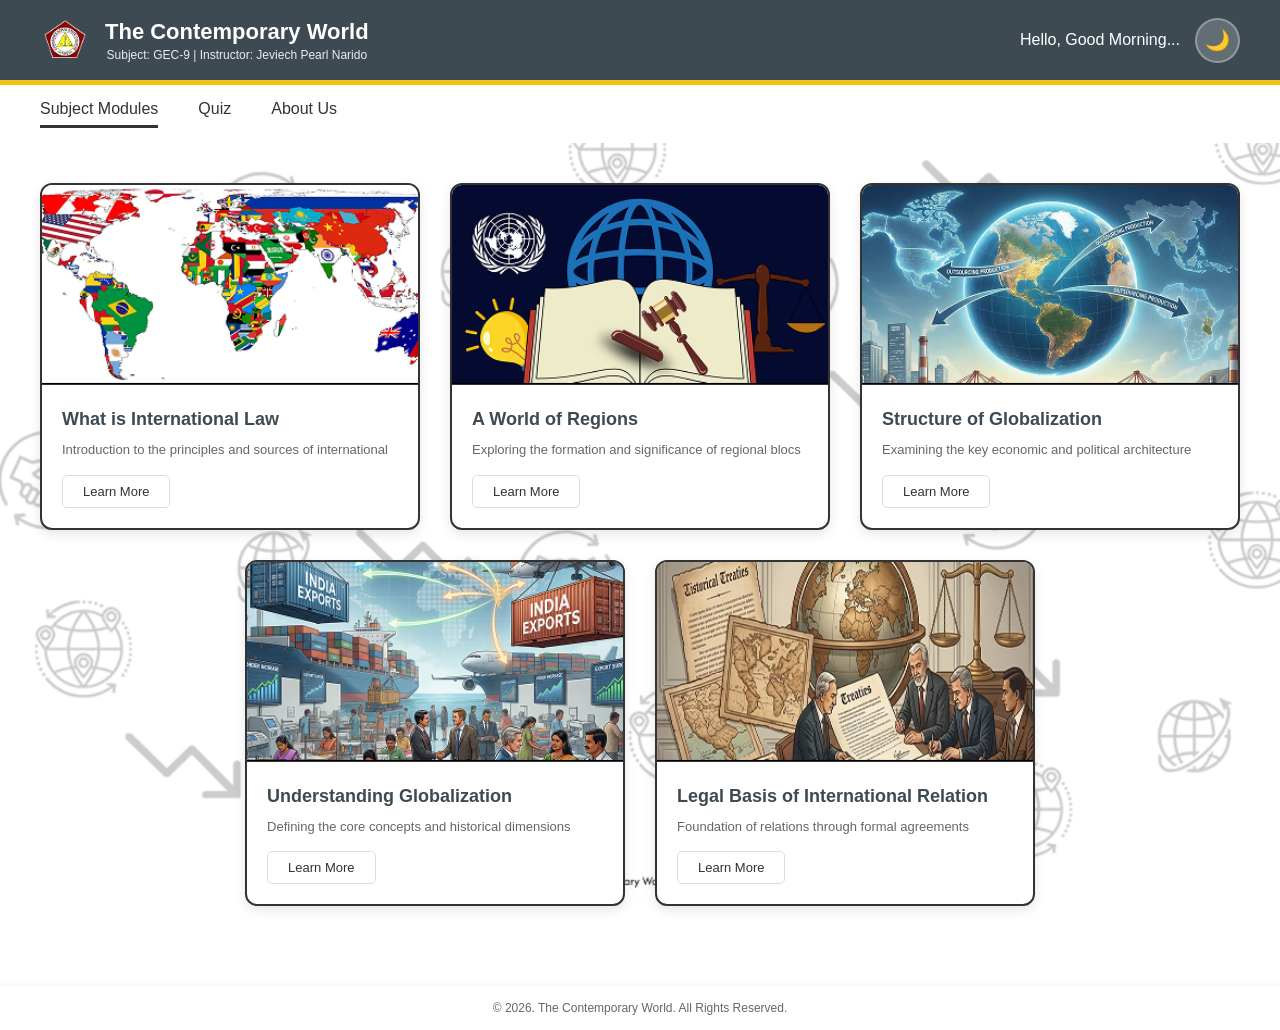
<file: index.html>
<!DOCTYPE html>
<html lang="en">
<head>
    <meta charset="UTF-8">
    <meta name="viewport" content="width=device-width, initial-scale=1.0">
    <title>The Contemporary World</title>
    <link rel="icon" type="image/png" href="images/logo.png">
    <link rel="stylesheet" href="explore-styles.css">
</head>
<body>
    <header>
        <div class="header-content">
            <div class="logo-section">
                <img src="images/logo.png" alt="CNSC Logo" class="logo">
                <div class="title-section">
                    <h1>The Contemporary World</h1>
                    <p>Subject: GEC-9 | Instructor: Jeviech Pearl Narido</p>
                </div>
            </div>
            <div class="greeting">
                <p id="greeting-text">Hello, Good Morning...</p>
                 <button id="dark-mode-toggle" class="dark-mode-toggle" aria-label="Toggle dark mode">
                    <span class="toggle-icon">🌙</span>
                </button>
            </div>
        </div>
        <nav></nav>
        <div class="nav-links-container">
            <a href="index.html" class="nav-link active">Subject Modules</a>
            <a href="quiz.html" class="nav-link">Quiz</a>
            <a href="index.html#about" class="nav-link">About Us</a>
        </div>
    </header>

    <main>
        <div class="modules-container">
            <div class="module-card">
                <img src="images/Rectangle 11.png" alt="World of Regions">
                <div class="module-info">
                    <h3>What is International Law</h3>
                    <p>Introduction to the principles and sources of international</p>
                    <button class="learn-more-btn" onclick="window.location.href='international-law.html'">Learn More</button>
                </div>
            </div>

            <div class="module-card">
                <img src="images/Rectangle 12.png" alt="International Law">
                <div class="module-info">
                    <h3>A World of Regions</h3>
                    <p>Exploring the formation and significance of regional blocs</p>
                    <button class="learn-more-btn" onclick="window.location.href='world-of-regions.html'">Learn More</button>
                </div>
            </div>

            <div class="module-card">
                <img src="images/Rectangle 15.png" alt="Structure of Globalization">
                <div class="module-info">
                    <h3>Structure of Globalization</h3>
                    <p>Examining the key economic and political architecture</p>
                    <button class="learn-more-btn" onclick="window.location.href='global-economy.html'">Learn More</button>
                </div>
            </div>
        </div>

        <div class="modules-container-bottom">
            <div class="module-card">
                <img src="images/Rectangle 17.png" alt="Understanding Globalization">
                <div class="module-info">
                    <h3>Understanding Globalization</h3>
                    <p>Defining the core concepts and historical dimensions</p>
                    <button class="learn-more-btn" onclick="window.location.href='understanding-globalization.html'">Learn More</button>
                </div>
            </div>

            <div class="module-card">
                <img src="images/Rectangle 19.png" alt="Legal Basis">
                <div class="module-info">
                    <h3>Legal Basis of International Relation</h3>
                    <p>Foundation of relations through formal agreements</p>
                    <button class="learn-more-btn" onclick="window.location.href='legal-basis.html'">Learn More</button>
                </div>
            </div>
        </div>



        <div id="about-content" class="about-grid" style="display: none;">
            <div class="about-header">
                <h2>About This Project</h2>
                <p class="project-description">
                    This is a Contemporary World educational project developed for GEC-9 course. 
                    Our interactive platform explores the complexities of globalization, international relations, 
                    and the interconnected nature of modern societies. Through comprehensive modules covering 
                    economic globalization, international law, regional integration, and global governance, 
                    we aim to provide students with a deeper understanding of contemporary global issues 
                    and their impact on our world today.
                </p>
                <div class="project-details">
                    <div class="detail-item">
                        <strong>Course:</strong> GEC-9 - The Contemporary World
                    </div>
                    <div class="detail-item">
                        <strong>Instructor:</strong> Jeviech Pearl Narido
                    </div>
                    <div class="detail-item">
                        <strong>Institution:</strong> Camarines Norte State College
                    </div>
                    <div class="detail-item">
                        <strong>Academic Year:</strong> 2025-2026
                    </div>
                </div>
                <h2 class="team-title">Our Team</h2>
            </div>

            <div class="profile-card">
             <div class="image-container">
            <img src="images/Abando Jefferson Alvarez.jpg" alt="Member Name">
                </div>
                    <div class="member-name-tag">
                <h3>ABANDO, JEFFERSON ALVAREZ</h3>
            </div>
        </div>

            <div class="profile-card">
             <div class="image-container">
            <img src="images/Jeuz Andaya.png" alt="Member Name" class="andaya-img">
                </div>
                    <div class="member-name-tag">
                <h3>ANDAYA, JEUZ CHRISTIAN R.</h3>
            </div>
        </div>

    <div class="profile-card">
        <div class="image-container">
            <img src="images/Binauhan, Elaine Joy.JPG" alt="Member Name">
        </div>
        <div class="member-name-tag">
            <h3>BINAUHAN, ELAINE JOY R.</h3>
        </div>
    </div>
    <div class="profile-card">
        <div class="image-container">
            <img src="images/Joseph Benedict A Cabanela.jpg" alt="Member Name">
        </div>
        <div class="member-name-tag">
            <h3>CABANELA, JOHN BENEDICT</h3>
        </div>
    </div>

    <div class="profile-card">
        <div class="image-container">
            <img src="images/Calandri, Ruyce Harby E..jpg" alt="Member Name">
        </div>
        <div class="member-name-tag">
            <h3>CALANDRI, RUYCE HARBY E.</h3>
        </div>
    </div>

    <div class="profile-card">
        <div class="image-container">
            <img src="images/Ken Harold Candelaria.png" alt="Member Name">
        </div>
        <div class="member-name-tag">
            <h3>CANDELARIA, KEN HAROLD C.</h3>
        </div>
    </div>
    <div class="profile-card">
        <div class="image-container">
            <img src="images/Dando, Danica.png" alt="Member Name">
        </div>
        <div class="member-name-tag">
            <h3>DANDO, DANICA L.</h3>
        </div>
    </div>

    <div class="profile-card">
        <div class="image-container">
            <img src="images/Dela Torre.jpg" alt="Member Name">
        </div>
        <div class="member-name-tag">
            <h3>DELA TORRE, ROXANNE JHOI V.</h3>
        </div>
    </div>
    <div class="profile-card">
        <div class="image-container">
            <img src="images/Delos Santos.jpg" alt="Member Name">
        </div>
        <div class="member-name-tag">
            <h3>DELOS SANTOS, AIRCHISE CHASTER</h3>
        </div>
    </div>
    <div class="profile-card">
        <div class="image-container">
            <img src="images/James Frederick Jordas (1).png" alt="Member Name">
        </div>
        <div class="member-name-tag">
            <h3>JORDAS, JAMES FREDERICK E.</h3>
        </div>
    </div>
    <div class="profile-card">
        <div class="image-container">
            <img src="images/Junio Yellow Pstar.jpg" alt="Member Name">
        </div>
        <div class="member-name-tag">
            <h3>JUNIO, JOHNREY</h3>
        </div>
    </div>
    <div class="profile-card">
        <div class="image-container">
            <img src="images/Lamedra, Jenny N.png" alt="Member Name">
        </div>
        <div class="member-name-tag">
            <h3>LAMEDRA, JENNY N.</h3>
        </div>
    </div>
    <div class="last-row-group">

    <div class="profile-card">
        <div class="image-container">
            <img src="images/Olavario, Gwyneth .jpg" alt="Member Name" class="olavario-img">
        </div>
        <div class="member-name-tag">
            <h3>OLAVARIO, GWYNETHA B.</h3>
        </div>
    </div>

    <div class="profile-card">
        <div class="image-container">
            <img src="images/Salen, Chiz Elliot M..jpg" alt="Member Name">
        </div>
        <div class="member-name-tag">
            <h3>SALEN, CHIZ ELLIOT M.</h3>
        </div>
    </div>

    <div class="profile-card">
        <div class="image-container">
            <img src="images/Valdez,Kaye.png" alt="Member Name">
        </div>
        <div class="member-name-tag">
            <h3>VALDEZ, KAYE MARNEL I.</h3>
        </div>
    </div>

</div>

    </main>

    <footer>
        <p>&copy; 2026. The Contemporary World. All Rights Reserved.</p>
    </footer>
    
    <script src="explore.js"></script>
    <script src="dark-mode.js"></script>
</body>
</html>
</file>
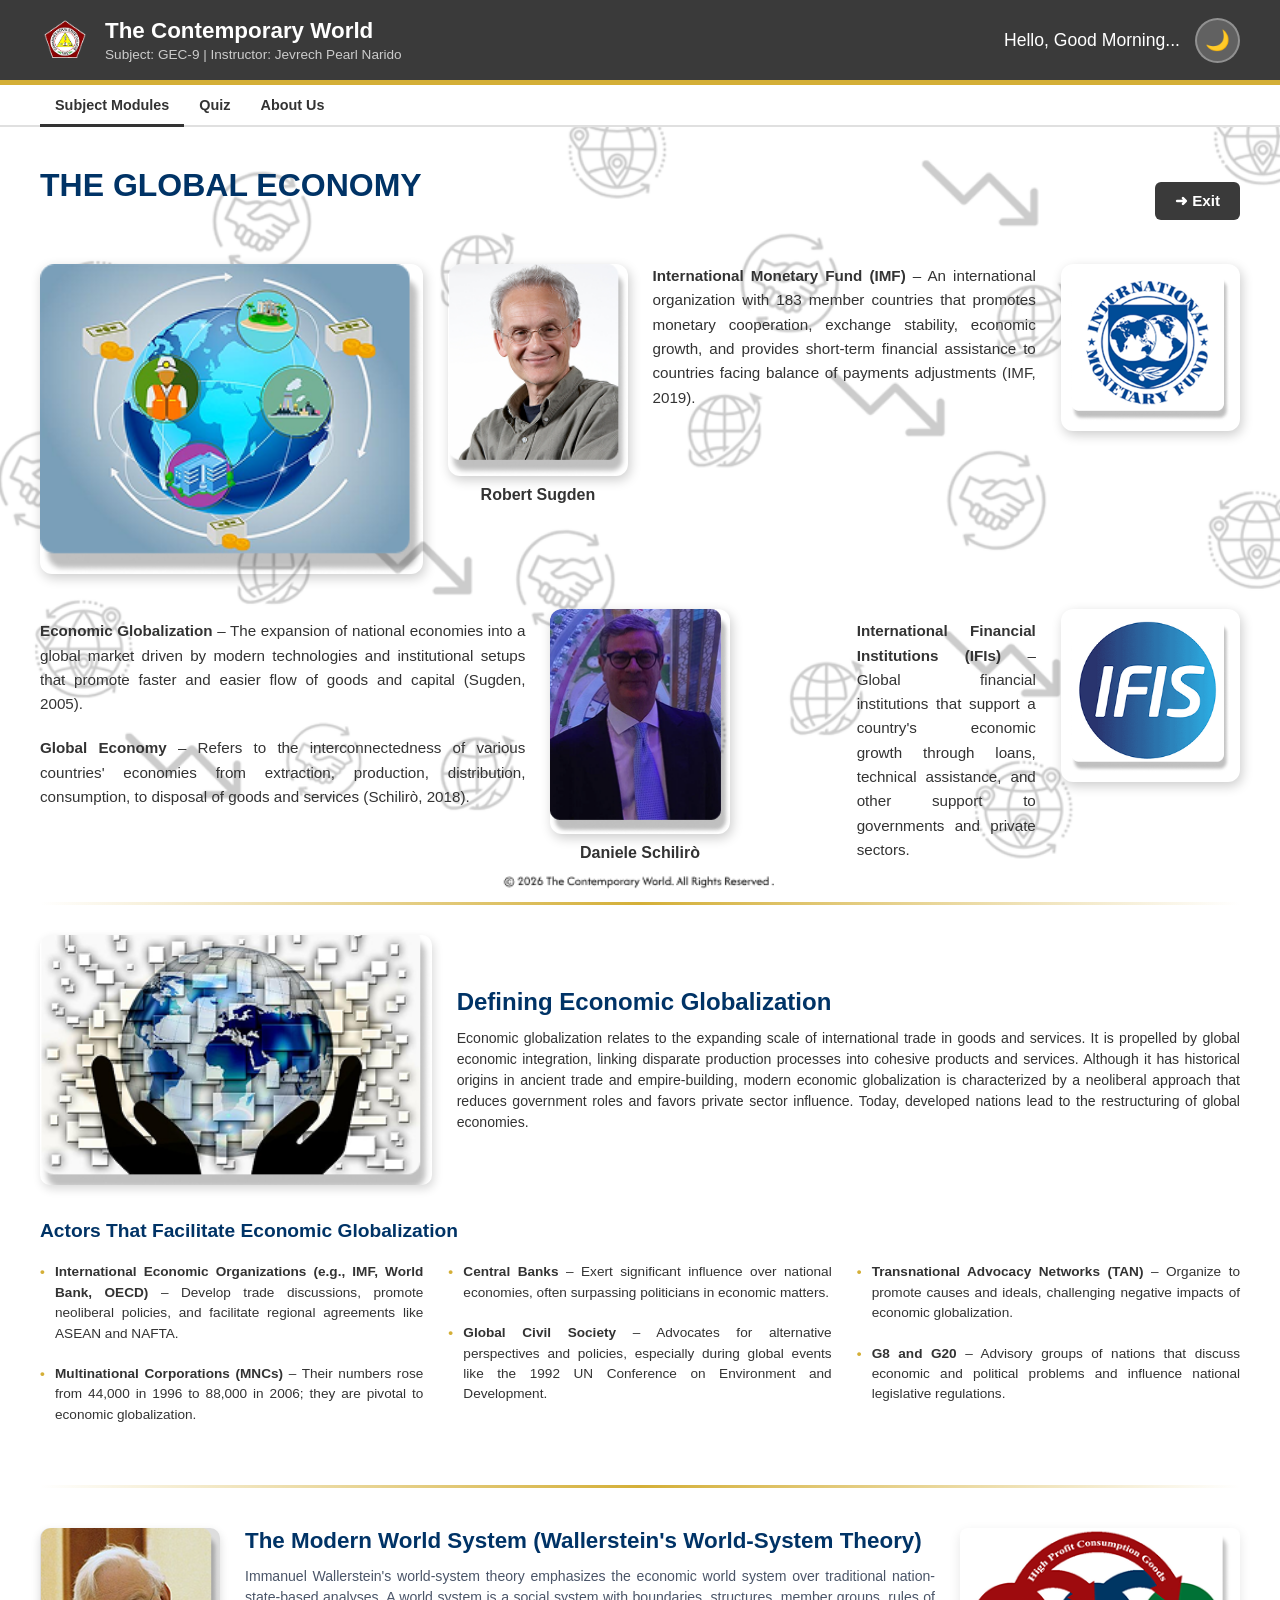
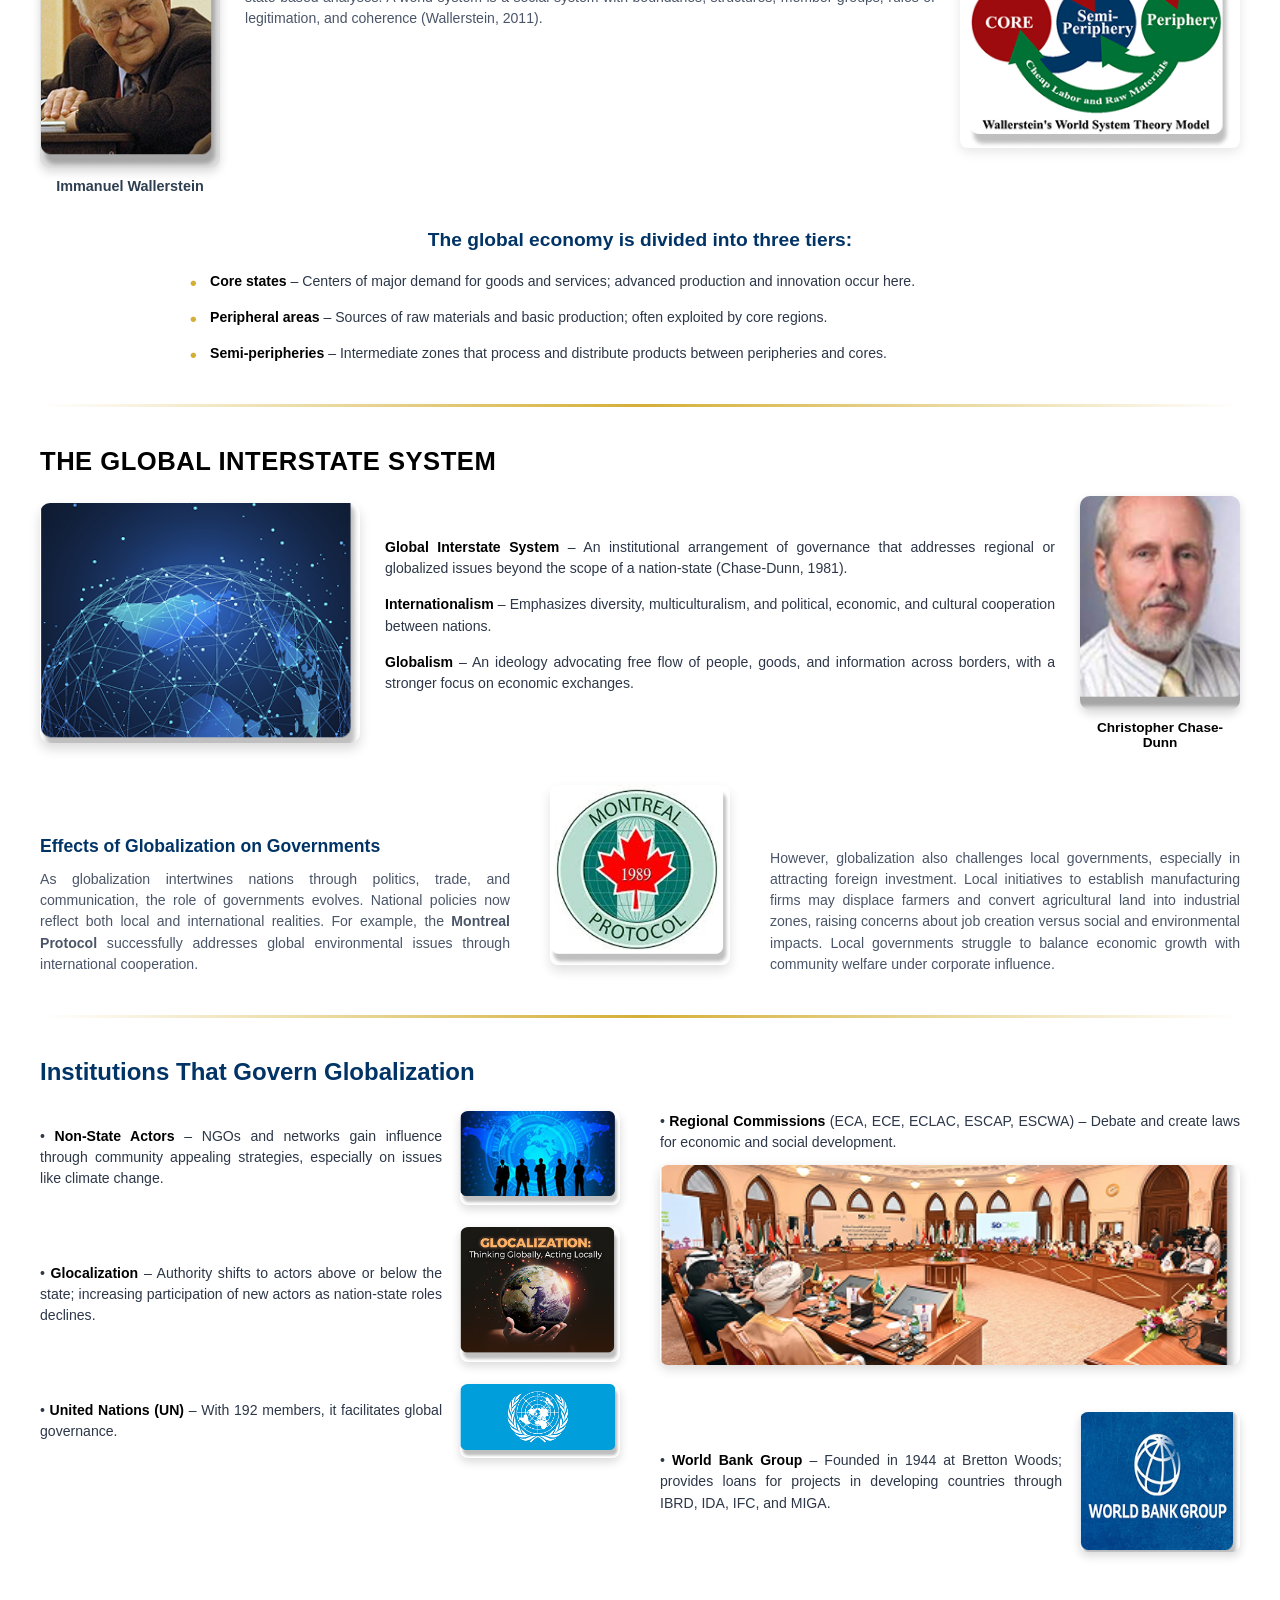
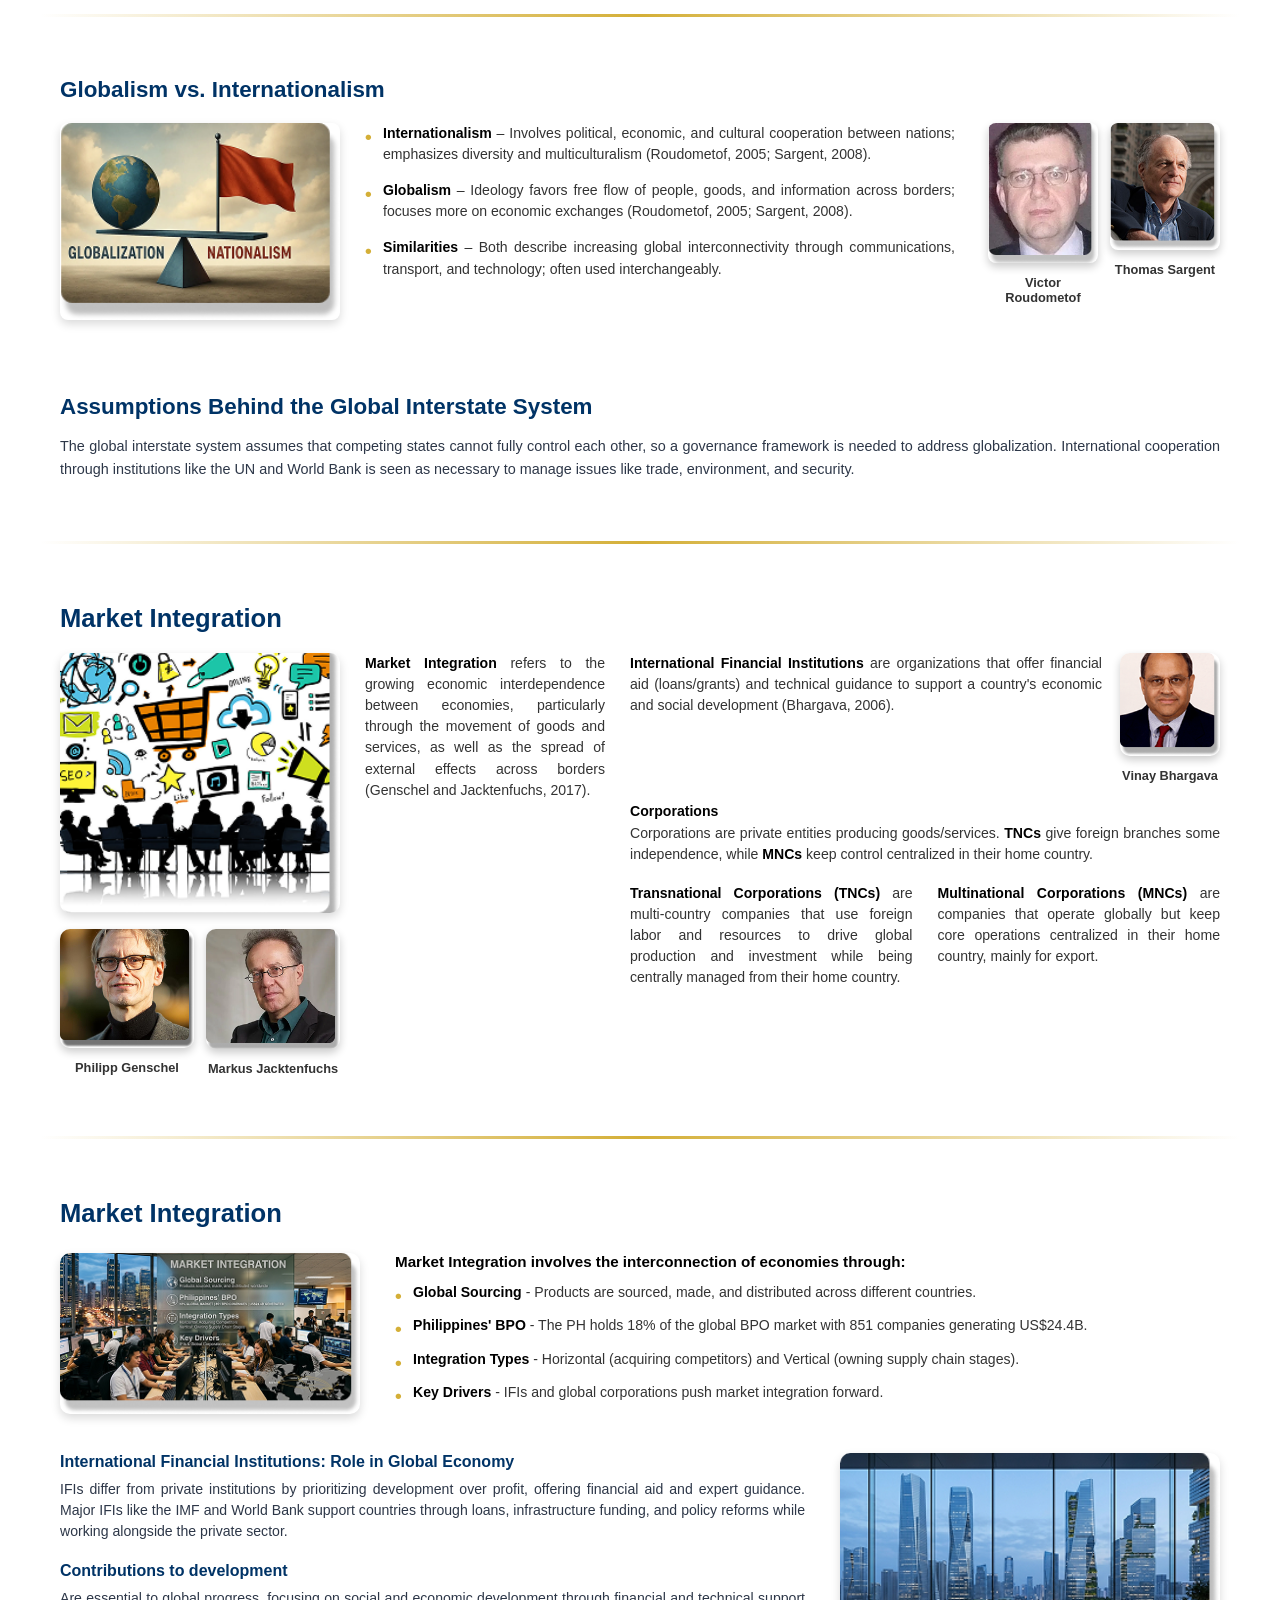
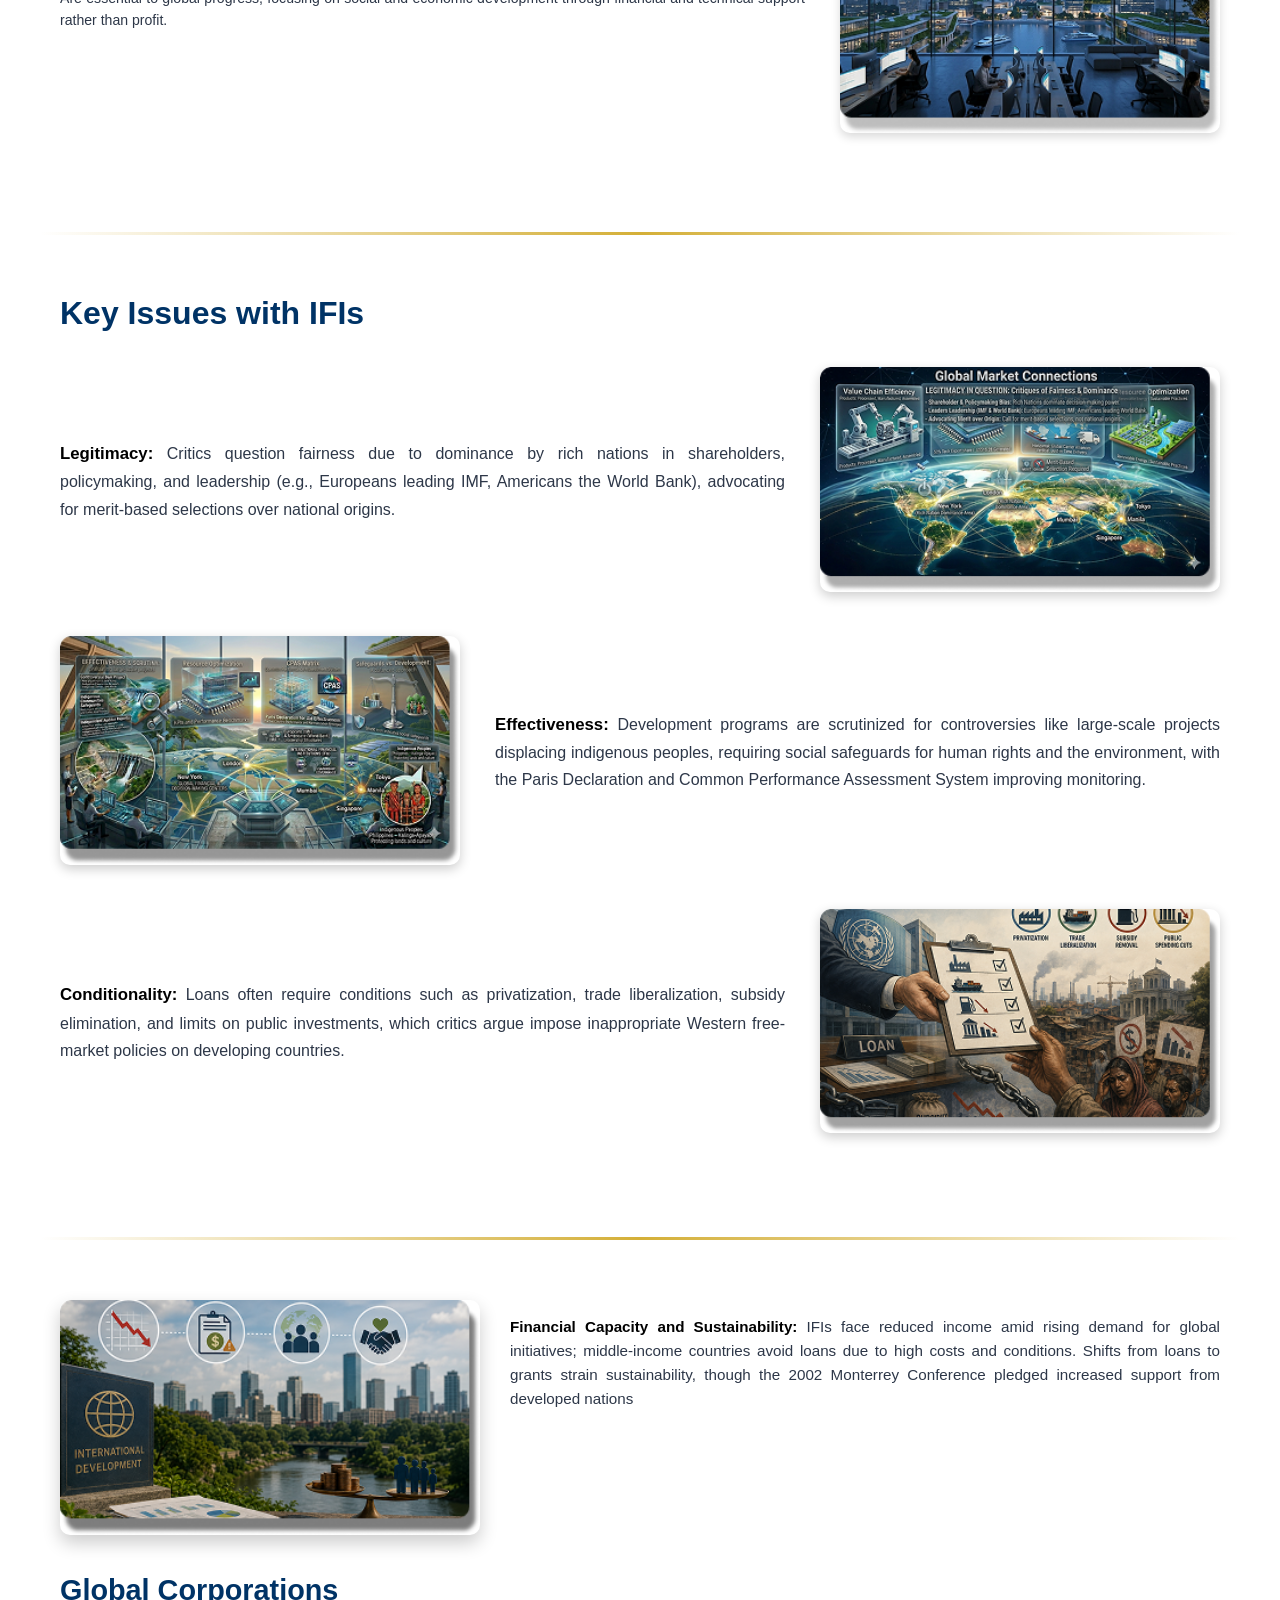
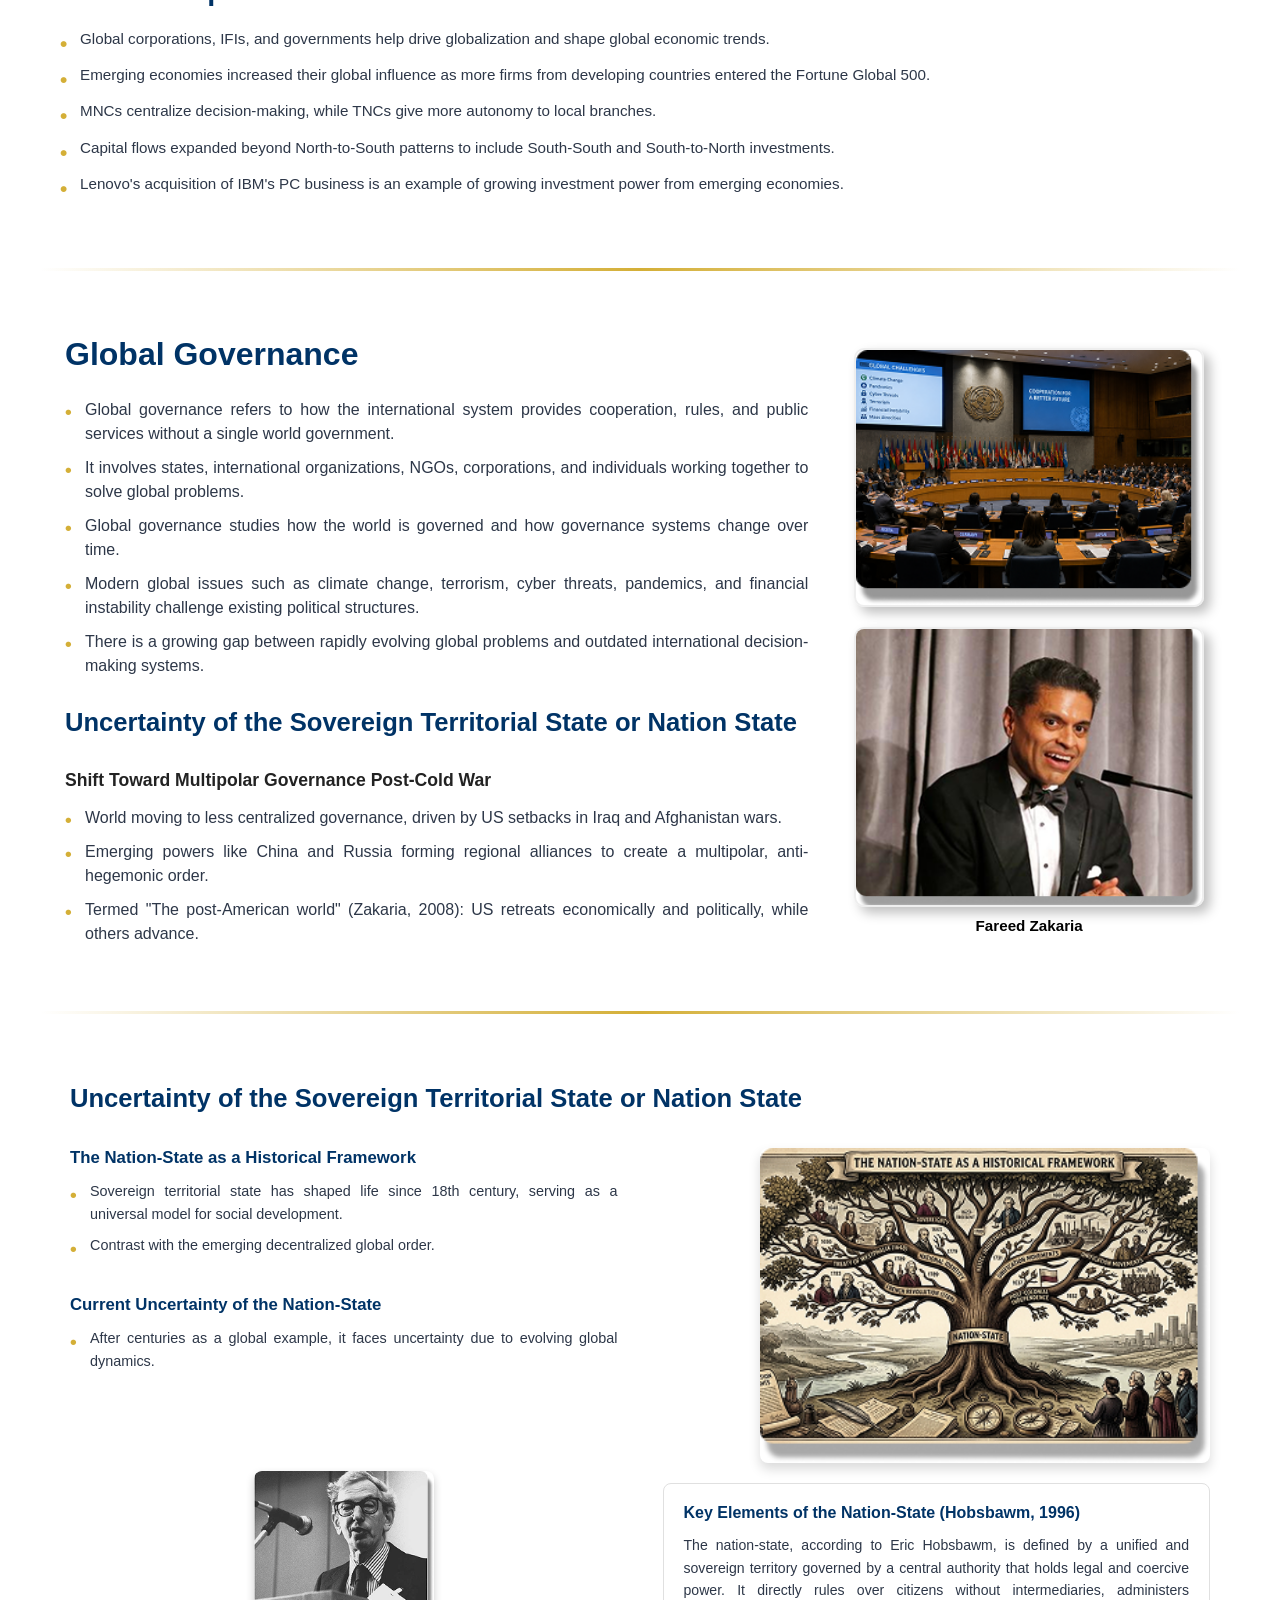
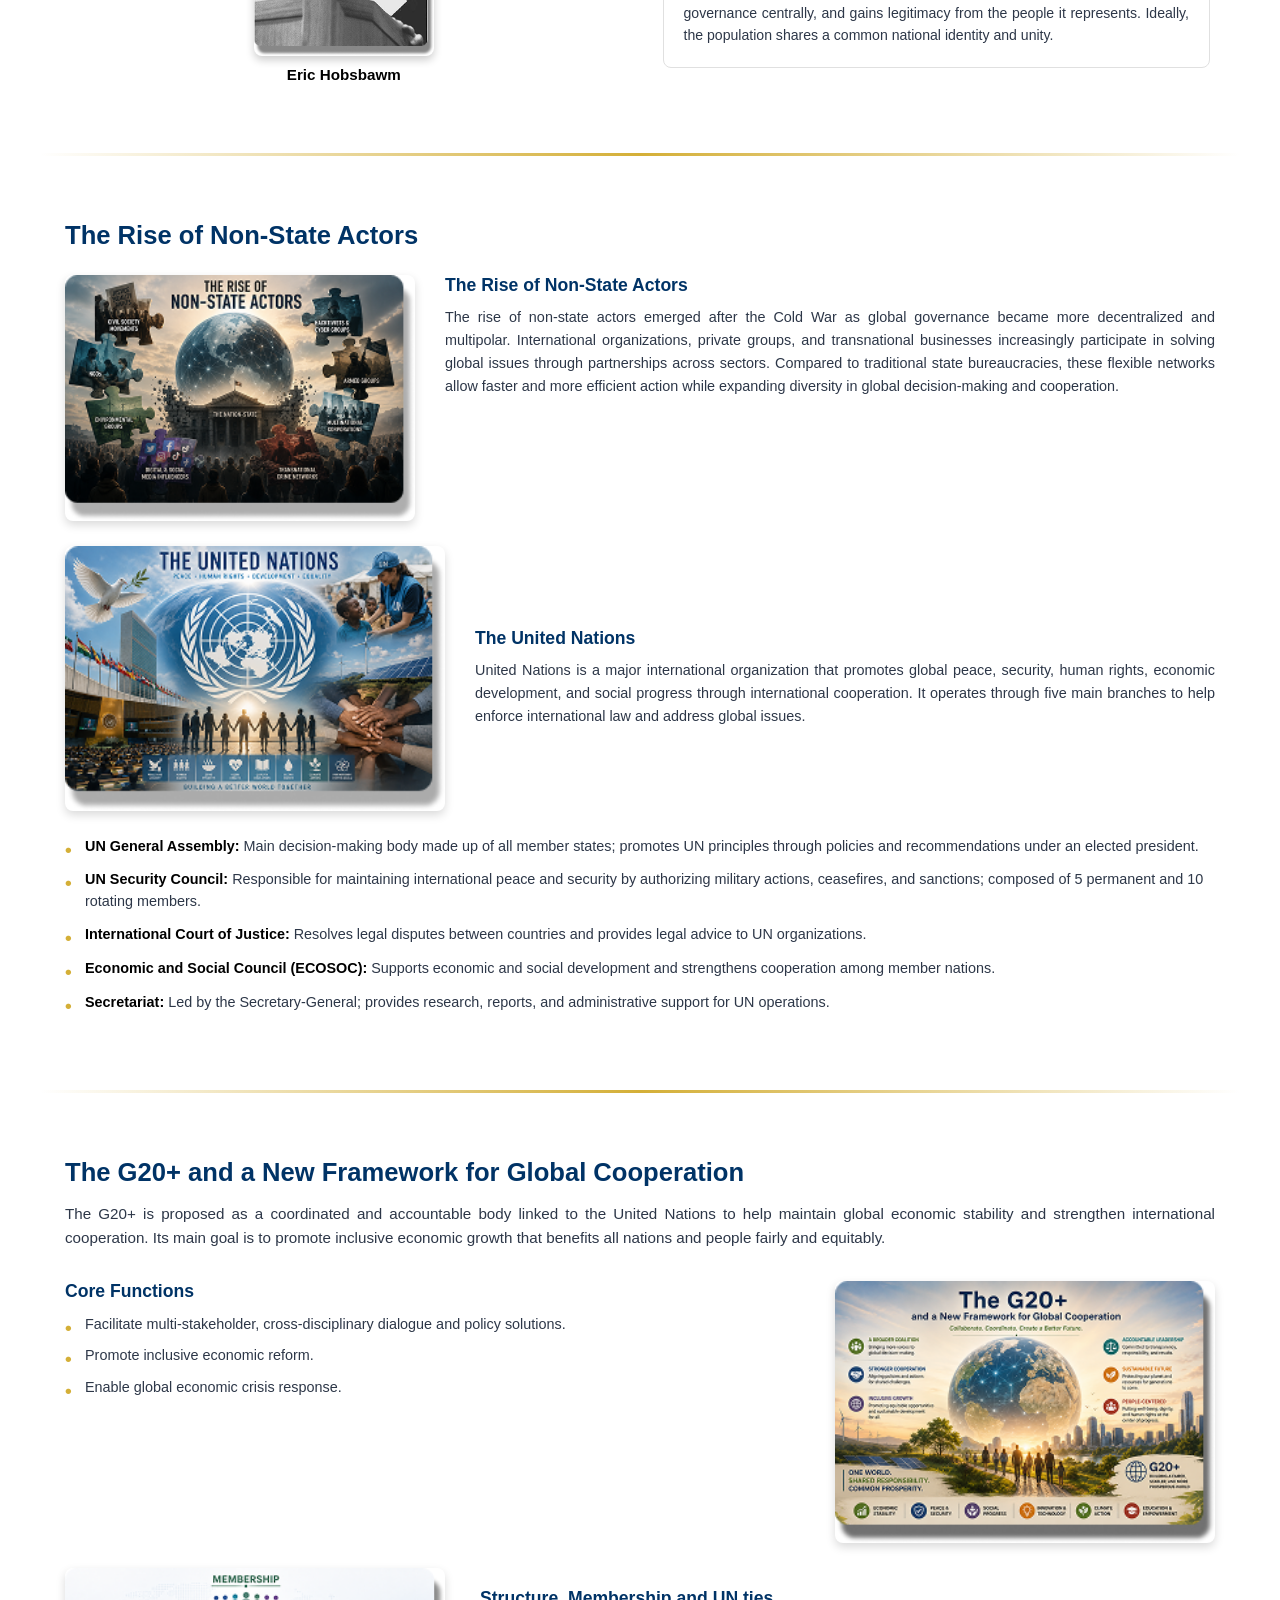
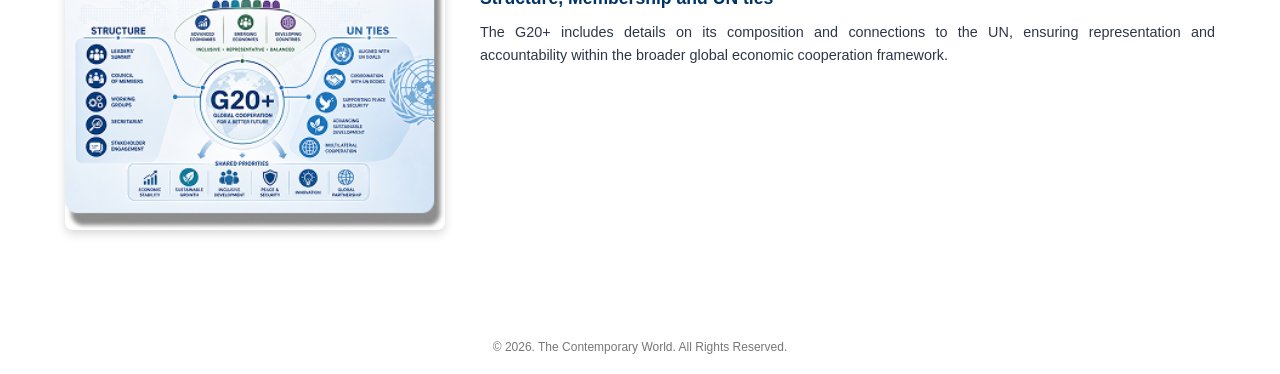
<file: global-economy.html>
<!DOCTYPE html>
<html lang="en">
<head>
    <meta charset="UTF-8">
    <meta name="viewport" content="width=device-width, initial-scale=1.0">
    <title>The Global Economy - The Contemporary World</title>
    <link rel="icon" type="image/png" href="images/logo.png">
    <link rel="stylesheet" href="global-economy-styles.css">
    <link rel="stylesheet" href="dark-mode-global.css">
</head>
<body>
    <header>
        <div class="header-top">
            <div class="brand-container">
                <img src="images/logo.png" alt="CNSC Logo" class="logo">
                <div class="brand-text">
                    <h1>The Contemporary World</h1>
                    <p>Subject: GEC-9 | Instructor: Jevrech Pearl Narido</p>
                </div>
            </div>
            <div class="greeting">
                <span id="greeting-text">Hello, Good Evening...</span>
                <button id="dark-mode-toggle" class="dark-mode-toggle" aria-label="Toggle dark mode">
                    <span class="toggle-icon">🌙</span>
                </button>
            </div>
        </div>
        <div class="nav-bar">
            <a href="index.html" class="active">Subject Modules</a>
            <a href="quiz.html" class="nav-link">Quiz</a>
            <a href="index.html#about">About Us</a>
        </div>
    </header>

    <main>
        <div class="content-wrapper">
            <div class="page-header">
                <h1 class="main-title">The Global Economy</h1>
                <div class="header-buttons">
                    <button class="exit-btn" onclick="window.location.href='index.html'">&#10140; Exit</button>
                </div>
            </div>
            
            <div class="layout-grid">
                <div class="item-globe">
                    <img src="images/global-economy 1.png" alt="Global Economy Cycle" class="styled-img">
                </div>
                
                <div class="profile-block item-sugden">
                    <img src="images/2606095270 1.png" alt="Robert Sugden" class="styled-img">
                    <span class="profile-name">Robert Sugden</span>
                </div>
                
                <div class="text-block item-imf-text">
                    <p><strong>International Monetary Fund (IMF)</strong> – An international organization with 183 member countries that promotes monetary cooperation, exchange stability, economic growth, and provides short-term financial assistance to countries facing balance of payments adjustments (IMF, 2019).</p>
                </div>
                
                <div class="item-imf-logo">
                    <img src="images/IMF 1.png" alt="IMF Logo" class="styled-img logo-img">
                </div>
                
                <div class="text-block item-defs">
                    <p class="spacer"><strong>Economic Globalization</strong> – The expansion of national economies into a global market driven by modern technologies and institutional setups that promote faster and easier flow of goods and capital (Sugden, 2005).</p>
                    <p><strong>Global Economy</strong> – Refers to the interconnectedness of various countries' economies from extraction, production, distribution, consumption, to disposal of goods and services (Schilirò, 2018).</p>
                </div>
                
                <div class="profile-block item-schiliro">
                    <img src="images/Daniele-Schiliro 1.png" alt="Daniele Schilirò" class="styled-img">
                    <span class="profile-name">Daniele Schilirò</span>
                </div>
                
                <div class="text-block item-ifi-text">
                    <p><strong>International Financial Institutions (IFIs)</strong> – Global financial institutions that support a country's economic growth through loans, technical assistance, and other support to governments and private sectors.</p>
                </div>
                
                <div class="item-ifi-logo">
                    <img src="images/IFIS 1.png" alt="IFIS Logo" class="styled-img logo-img">
                </div>
            </div>

            <!-- Section Divider -->
            <div class="section-divider"></div>

            <!-- Defining Economic Globalization Section -->
            <section class="definition-section">
                <div class="image-wrapper">
                    <img src="images/Defining Economic Globalization 1.png" alt="Economic Globalization Concept" class="globe-img">
                </div>
                <div class="text-block-def">
                    <h2>Defining Economic Globalization</h2>
                    <p>Economic globalization relates to the expanding scale of international trade in goods and services. It is propelled by global economic integration, linking disparate production processes into cohesive products and services. Although it has historical origins in ancient trade and empire-building, modern economic globalization is characterized by a neoliberal approach that reduces government roles and favors private sector influence. Today, developed nations lead to the restructuring of global economies.</p>
                </div>
            </section>

            <h3 class="section-subtitle">Actors That Facilitate Economic Globalization</h3>

            <section class="actors-grid">
                <div class="actor-column">
                    <ul class="actor-list">
                        <li><strong>International Economic Organizations (e.g., IMF, World Bank, OECD)</strong> – Develop trade discussions, promote neoliberal policies, and facilitate regional agreements like ASEAN and NAFTA.</li>
                        <li><strong>Multinational Corporations (MNCs)</strong> – Their numbers rose from 44,000 in 1996 to 88,000 in 2006; they are pivotal to economic globalization.</li>
                    </ul>
                </div>
                <div class="actor-column">
                    <ul class="actor-list">
                        <li><strong>Central Banks</strong> – Exert significant influence over national economies, often surpassing politicians in economic matters.</li>
                        <li><strong>Global Civil Society</strong> – Advocates for alternative perspectives and policies, especially during global events like the 1992 UN Conference on Environment and Development.</li>
                    </ul>
                </div>
                <div class="actor-column">
                    <ul class="actor-list">
                        <li><strong>Transnational Advocacy Networks (TAN)</strong> – Organize to promote causes and ideals, challenging negative impacts of economic globalization.</li>
                        <li><strong>G8 and G20</strong> – Advisory groups of nations that discuss economic and political problems and influence national legislative regulations.</li>
                    </ul>
                </div>
            </section>

            <!-- Section Divider -->
            <div class="section-divider"></div>

            <!-- Wallerstein's World-System Theory Section -->
            <section class="wallerstein-section">
                <div class="top-row-wallerstein">
                    <div class="profile-card-wallerstein">
                        <div class="image-frame-wallerstein">
                            <img src="images/Immanuel_Wallerstein.2008 1.png" alt="Immanuel Wallerstein">
                        </div>
                        <h3>Immanuel Wallerstein</h3>
                    </div>
                    <div class="intro-text-wallerstein">
                        <h2>The Modern World System (Wallerstein's World-System Theory)</h2>
                        <p>Immanuel Wallerstein's world-system theory emphasizes the economic world system over traditional nation-state-based analyses. A world system is a social system with boundaries, structures, member groups, rules of legitimation, and coherence (Wallerstein, 2011).</p>
                    </div>
                    <div class="diagram-card-wallerstein">
                        <img src="images/wallerstien model 1.png" alt="Wallerstein's World System Theory Model">
                    </div>
                </div>

                <div class="tiers-section">
                    <h2>The global economy is divided into three tiers:</h2>
                    <ul class="tiers-list">
                        <li><strong>Core states</strong> – Centers of major demand for goods and services; advanced production and innovation occur here.</li>
                        <li><strong>Peripheral areas</strong> – Sources of raw materials and basic production; often exploited by core regions.</li>
                        <li><strong>Semi-peripheries</strong> – Intermediate zones that process and distribute products between peripheries and cores.</li>
                    </ul>
                </div>
            </section>

            <!-- Section Divider -->
            <div class="section-divider"></div>

            <!-- The Global Interstate System Section -->
            <section class="interstate-section">
                <h2 class="interstate-heading">THE GLOBAL INTERSTATE SYSTEM</h2>
                
                <div class="top-row-interstate">
                    <div class="globe-img-container-interstate">
                        <img src="images/global interstate system 1.png" alt="Global Network Interface">
                    </div>
                    <div class="definitions-interstate">
                        <p><strong>Global Interstate System</strong> – An institutional arrangement of governance that addresses regional or globalized issues beyond the scope of a nation-state (Chase-Dunn, 1981).</p>
                        <p><strong>Internationalism</strong> – Emphasizes diversity, multiculturalism, and political, economic, and cultural cooperation between nations.</p>
                        <p><strong>Globalism</strong> – An ideology advocating free flow of people, goods, and information across borders, with a stronger focus on economic exchanges.</p>
                    </div>
                    <div class="profile-card-interstate">
                        <div class="image-frame-interstate">
                            <img src="images/chase-dunn 1.png" alt="Christopher Chase-Dunn">
                        </div>
                        <h3>Christopher Chase-Dunn</h3>
                    </div>
                </div>

                <div class="bottom-section-interstate">
                    <div class="bottom-row-interstate">
                        <div class="text-block-interstate left-text-interstate">
                            <h3 class="sub-heading-interstate">Effects of Globalization on Governments</h3>
                            <p>As globalization intertwines nations through politics, trade, and communication, the role of governments evolves. National policies now reflect both local and international realities. For example, the <strong>Montreal Protocol</strong> successfully addresses global environmental issues through international cooperation.</p>
                        </div>
                        <div class="protocol-img-container-interstate">
                            <img src="images/montreal protocol 1.png" alt="Montreal Protocol 1989">
                        </div>
                        <div class="text-block-interstate right-text-interstate">
                            <p>However, globalization also challenges local governments, especially in attracting foreign investment. Local initiatives to establish manufacturing firms may displace farmers and convert agricultural land into industrial zones, raising concerns about job creation versus social and environmental impacts. Local governments struggle to balance economic growth with community welfare under corporate influence.</p>
                        </div>
                    </div>
                </div>
            </section>

            <!-- Section Divider -->
            <div class="section-divider"></div>

            <!-- Institutions That Govern Globalization Section -->
            <section class="institutions-section">
                <h2 class="institutions-title">Institutions That Govern Globalization</h2>
                
                <div class="institutions-layout">
                    <div class="left-col-institutions">
                        <div class="info-row-institutions">
                            <p>&bull; <strong>Non-State Actors</strong> – NGOs and networks gain influence through community appealing strategies, especially on issues like climate change.</p>
                            <div class="img-wrapper-institutions">
                                <img src="images/non-state-actors 1.png" alt="Non-State Actors">
                            </div>
                        </div>
                        
                        <div class="info-row-institutions">
                            <p>&bull; <strong>Glocalization</strong> – Authority shifts to actors above or below the state; increasing participation of new actors as nation-state roles declines.</p>
                            <div class="img-wrapper-institutions">
                                <img src="images/Glocalization(1) 1.png" alt="Glocalization">
                            </div>
                        </div>
                        
                        <div class="info-row-institutions">
                            <p>&bull; <strong>United Nations (UN)</strong> – With 192 members, it facilitates global governance.</p>
                            <div class="img-wrapper-institutions">
                                <img src="images/Flag_of_the_United_Nations.svg 1.png" alt="United Nations Flag">
                            </div>
                        </div>
                    </div>
                    
                    <div class="right-col-institutions">
                        <div class="info-col-institutions">
                            <p>&bull; <strong>Regional Commissions</strong> (ECA, ECE, ECLAC, ESCAP, ESCWA) – Debate and create laws for economic and social development.</p>
                            <div class="img-wrapper-wide-institutions">
                                <img src="images/Regional Commisions 1.png" alt="Regional Commissions Meeting">
                            </div>
                        </div>
                        
                        <div class="info-row-institutions bottom-right-row-institutions">
                            <p>&bull; <strong>World Bank Group</strong> – Founded in 1944 at Bretton Woods; provides loans for projects in developing countries through IBRD, IDA, IFC, and MIGA.</p>
                            <div class="img-wrapper-institutions">
                                <img src="images/world_bank 1.png" alt="World Bank Group Logo">
                            </div>
                        </div>
                    </div>
                </div>
            </section>

            <!-- Section Divider -->
            <div class="section-divider"></div>

            <!-- Globalism vs. Internationalism Section -->
            <section class="globalism-section">
                <h2 class="globalism-title">Globalism vs. Internationalism</h2>
                
                <div class="comparison-layout-global">
                    <div class="column-left-global">
                        <img src="images/Globalization-vs.-Nationalism 1.png" alt="Globalization vs Nationalism" class="concept-img-global">
                    </div>
                    
                    <div class="column-middle-global">
                        <ul>
                            <li><strong>Internationalism</strong> – Involves political, economic, and cultural cooperation between nations; emphasizes diversity and multiculturalism (Roudometof, 2005; Sargent, 2008).</li>
                            <li><strong>Globalism</strong> – Ideology favors free flow of people, goods, and information across borders; focuses more on economic exchanges (Roudometof, 2005; Sargent, 2008).</li>
                            <li><strong>Similarities</strong> – Both describe increasing global interconnectivity through communications, transport, and technology; often used interchangeably.</li>
                        </ul>
                    </div>
                    
                    <div class="column-right-global">
                        <div class="author-card-global">
                            <img src="images/roudomentof 1.png" alt="Victor Roudometof">
                            <p><strong>Victor Roudometof</strong></p>
                        </div>
                        <div class="author-card-global">
                            <img src="images/sargent 1.png" alt="Thomas Sargent">
                            <p><strong>Thomas Sargent</strong></p>
                        </div>
                    </div>
                </div>
            </section>

            <!-- Assumptions Behind the Global Interstate System Section -->
            <section class="assumptions-section-global">
                <h2 class="assumptions-title">Assumptions Behind the Global Interstate System</h2>
                <p>The global interstate system assumes that competing states cannot fully control each other, so a governance framework is needed to address globalization. International cooperation through institutions like the UN and World Bank is seen as necessary to manage issues like trade, environment, and security.</p>
            </section>

            <!-- Section Divider -->
            <div class="section-divider"></div>

            <!-- Market Integration Section -->
            <section class="market-integration-section">
                <h2 class="market-title">Market Integration</h2>
                
                <div class="three-column-layout-market">
                    <div class="column-left-market">
                        <img src="images/Marketing-team-collaboration-1170x1011 1 (1).png" alt="Market Integration Graphic" class="main-graphic-market">
                        <div class="authors-row-market">
                            <div class="author-card-market">
                                <img src="images/genschel-philipp.x9cab011f 1 (1).png" alt="Philipp Genschel">
                                <p><strong>Philipp Genschel</strong></p>
                            </div>
                            <div class="author-card-market">
                                <img src="images/markus 1 (1).png" alt="Markus Jacktenfuchs">
                                <p><strong>Markus Jacktenfuchs</strong></p>
                            </div>
                        </div>
                    </div>
                    
                    <div class="column-middle-market">
                        <p><strong>Market Integration</strong> refers to the growing economic interdependence between economies, particularly through the movement of goods and services, as well as the spread of external effects across borders (Genschel and Jacktenfuchs, 2017).</p>
                    </div>
                    
                    <div class="column-right-market">
                        <div class="ifi-row-market">
                            <div class="ifi-text-market">
                                <p><strong>International Financial Institutions</strong> are organizations that offer financial aid (loans/grants) and technical guidance to support a country's economic and social development (Bhargava, 2006).</p>
                            </div>
                            <div class="author-card-market bhargava-card-market">
                                <img src="images/bhargava 1 (1).png" alt="Vinay Bhargava">
                                <p><strong>Vinay Bhargava</strong></p>
                            </div>
                        </div>
                        
                        <div class="corp-intro-market">
                            <p><strong>Corporations</strong><br>Corporations are private entities producing goods/services. <strong>TNCs</strong> give foreign branches some independence, while <strong>MNCs</strong> keep control centralized in their home country.</p>
                        </div>
                        
                        <div class="tnc-mnc-row-market">
                            <div class="tnc-col-market">
                                <p><strong>Transnational Corporations (TNCs)</strong> are multi-country companies that use foreign labor and resources to drive global production and investment while being centrally managed from their home country.</p>
                            </div>
                            <div class="mnc-col-market">
                                <p><strong>Multinational Corporations (MNCs)</strong> are companies that operate globally but keep core operations centralized in their home country, mainly for export.</p>
                            </div>
                        </div>
                    </div>
                </div>
            </section>

            <!-- Section Divider -->
            <div class="section-divider"></div>

            <!-- Market Integration Continued Section -->
            <section class="market-integration-continued">
                <h2 class="market-continued-title">Market Integration</h2>
                
                <div class="layout-row-market top-row-market">
                    <div class="image-box-market row-left-img-market">
                        <img src="images/Gemini_Generated_Image_piut1upiut1upiut 1.png" alt="Market Integration Office Graphics">
                    </div>
                    <div class="text-box-market row-right-text-market">
                        <p class="intro-text-market">Market Integration involves the interconnection of economies through:</p>
                        <ul class="integration-list-market">
                            <li><strong>Global Sourcing</strong> - Products are sourced, made, and distributed across different countries.</li>
                            <li><strong>Philippines' BPO</strong> - The PH holds 18% of the global BPO market with 851 companies generating US$24.4B.</li>
                            <li><strong>Integration Types</strong> - Horizontal (acquiring competitors) and Vertical (owning supply chain stages).</li>
                            <li><strong>Key Drivers</strong> - IFIs and global corporations push market integration forward.</li>
                        </ul>
                    </div>
                </div>

                <div class="layout-row-market bottom-row-market">
                    <div class="text-box-market row-left-text-market">
                        <div class="content-group-market">
                            <h3>International Financial Institutions: Role in Global Economy</h3>
                            <p>IFIs differ from private institutions by prioritizing development over profit, offering financial aid and expert guidance. Major IFIs like the IMF and World Bank support countries through loans, infrastructure funding, and policy reforms while working alongside the private sector.</p>
                        </div>
                        <div class="content-group-market">
                            <h3>Contributions to development</h3>
                            <p>Are essential to global progress, focusing on social and economic development through financial and technical support rather than profit.</p>
                        </div>
                    </div>
                    <div class="image-box-market row-right-img-market">
                        <img src="images/scnerry 1.png" alt="Futuristic City Corporate Office Window View">
                    </div>
                </div>
            </section>

            <!-- Section Divider -->
            <div class="section-divider"></div>

            <!-- Key Issues with IFIs Section -->
            <section class="key-issues-section">
                <h2 class="key-issues-title">Key Issues with IFIs</h2>
                
                <div class="layout-row-issues align-center-issues spacing-large-issues">
                    <div class="text-box-issues">
                        <p class="issue-text-issues"><strong>Legitimacy:</strong> Critics question fairness due to dominance by rich nations in shareholders, policymaking, and leadership (e.g., Europeans leading IMF, Americans the World Bank), advocating for merit-based selections over national origins.</p>
                    </div>
                    <div class="image-box-issues issue-img-box-issues">
                        <img src="images/legitimacy 1.png" alt="Global Market Connections - Legitimacy">
                    </div>
                </div>

                <div class="layout-row-issues align-center-issues spacing-large-issues">
                    <div class="image-box-issues issue-img-box-issues">
                        <img src="images/effee 1.png" alt="Effectiveness and Scrutiny Diagram">
                    </div>
                    <div class="text-box-issues">
                        <p class="issue-text-issues"><strong>Effectiveness:</strong> Development programs are scrutinized for controversies like large-scale projects displacing indigenous peoples, requiring social safeguards for human rights and the environment, with the Paris Declaration and Common Performance Assessment System improving monitoring.</p>
                    </div>
                </div>

                <div class="layout-row-issues align-center-issues spacing-large-issues">
                    <div class="text-box-issues">
                        <p class="issue-text-issues"><strong>Conditionality:</strong> Loans often require conditions such as privatization, trade liberalization, subsidy elimination, and limits on public investments, which critics argue impose inappropriate Western free-market policies on developing countries.</p>
                    </div>
                    <div class="image-box-issues issue-img-box-issues">
                        <img src="images/conditionally 1.png" alt="Loan Conditionality Checklists">
                    </div>
                </div>
            </section>

            <!-- Section Divider -->
            <div class="section-divider"></div>

            <!-- Global Corporations Section -->
            <section class="global-corporations-section">
                <div class="intro-section-corp">
                    <div class="intro-image-corp">
                        <img src="images/inter 1.png" alt="International Development Dashboard">
                    </div>
                    <div class="intro-text-corp">
                        <p><strong>Financial Capacity and Sustainability:</strong> IFIs face reduced income amid rising demand for global initiatives; middle-income countries avoid loans due to high costs and conditions. Shifts from loans to grants strain sustainability, though the 2002 Monterrey Conference pledged increased support from developed nations</p>
                    </div>
                </div>

                <div class="content-section-corp">
                    <h2>Global Corporations</h2>
                    <ul>
                        <li>Global corporations, IFIs, and governments help drive globalization and shape global economic trends.</li>
                        <li>Emerging economies increased their global influence as more firms from developing countries entered the Fortune Global 500.</li>
                        <li>MNCs centralize decision-making, while TNCs give more autonomy to local branches.</li>
                        <li>Capital flows expanded beyond North-to-South patterns to include South-South and South-to-North investments.</li>
                        <li>Lenovo's acquisition of IBM's PC business is an example of growing investment power from emerging economies.</li>
                    </ul>
                </div>
            </section>

            <!-- Section Divider -->
            <div class="section-divider"></div>

            <!-- Global Governance Section - Slide Style -->
            <section class="global-governance-slide">
                <div class="slide-content-governance">
                    <div class="text-column-governance">
                        <h2>Global Governance</h2>
                        <ul>
                            <li>Global governance refers to how the international system provides cooperation, rules, and public services without a single world government.</li>
                            <li>It involves states, international organizations, NGOs, corporations, and individuals working together to solve global problems.</li>
                            <li>Global governance studies how the world is governed and how governance systems change over time.</li>
                            <li>Modern global issues such as climate change, terrorism, cyber threats, pandemics, and financial instability challenge existing political structures.</li>
                            <li>There is a growing gap between rapidly evolving global problems and outdated international decision-making systems.</li>
                        </ul>
                        
                        <h2 class="section-title-governance">Uncertainty of the Sovereign Territorial State or Nation State</h2>
                        <h3>Shift Toward Multipolar Governance Post-Cold War</h3>
                        <ul>
                            <li>World moving to less centralized governance, driven by US setbacks in Iraq and Afghanistan wars.</li>
                            <li>Emerging powers like China and Russia forming regional alliances to create a multipolar, anti-hegemonic order.</li>
                            <li>Termed "The post-American world" (Zakaria, 2008): US retreats economically and politically, while others advance.</li>
                        </ul>
                    </div>
                    
                    <div class="image-column-governance-slide">
                        <div class="image-wrapper-governance">
                            <img src="images/globa 1.png" alt="UN Global Governance Meeting">
                        </div>
                        <div class="image-wrapper-governance">
                            <img src="images/zakaria 1.png" alt="Fareed Zakaria">
                            <p class="caption-governance-slide">Fareed Zakaria</p>
                        </div>
                    </div>
                </div>
            </section>

            <!-- Section Divider -->
            <div class="section-divider"></div>

            <!-- Uncertainty of the Sovereign Territorial State Section -->
            <section class="nation-state-section">
                <h2 class="nation-state-title">Uncertainty of the Sovereign Territorial State or Nation State</h2>
                
                <div class="content-grid-nation">
                    <div class="left-column-nation">
                        <div class="info-block-nation">
                            <h3>The Nation-State as a Historical Framework</h3>
                            <ul>
                                <li>Sovereign territorial state has shaped life since 18th century, serving as a universal model for social development.</li>
                                <li>Contrast with the emerging decentralized global order.</li>
                            </ul>
                        </div>
                        
                        <div class="info-block-nation">
                            <h3>Current Uncertainty of the Nation-State</h3>
                            <ul>
                                <li>After centuries as a global example, it faces uncertainty due to evolving global dynamics.</li>
                            </ul>
                        </div>
                        
                        <div class="eric-section-nation">
                            <img src="images/eric 1.png" alt="Eric Hobsbawm" class="eric-img-nation">
                            <p><strong>Eric Hobsbawm</strong></p>
                        </div>
                    </div>
                    
                    <div class="right-column-nation">
                        <img src="images/nationstate 1.png" alt="The Nation-State Framework Tree" class="nation-img-nation">
                        
                        <div class="key-elements-nation">
                            <h3>Key Elements of the Nation-State (Hobsbawm, 1996)</h3>
                            <p>The nation-state, according to Eric Hobsbawm, is defined by a unified and sovereign territory governed by a central authority that holds legal and coercive power. It directly rules over citizens without intermediaries, administers governance centrally, and gains legitimacy from the people it represents. Ideally, the population shares a common national identity and unity.</p>
                        </div>
                    </div>
                </div>
            </section>

            <!-- Section Divider -->
            <div class="section-divider"></div>

            <!-- The Rise of Non-State Actors Section -->
            <section class="non-state-actors-section">
                <h2 class="non-state-title">The Rise of Non-State Actors</h2>
                
                <div class="content-row-nsa">
                    <img src="images/NOnstate 1.png" alt="The Rise of Non-State Actors" class="slide-img-nsa left-img-nsa">
                    <div class="text-block-nsa">
                        <h3>The Rise of Non-State Actors</h3>
                        <p>The rise of non-state actors emerged after the Cold War as global governance became more decentralized and multipolar. International organizations, private groups, and transnational businesses increasingly participate in solving global issues through partnerships across sectors. Compared to traditional state bureaucracies, these flexible networks allow faster and more efficient action while expanding diversity in global decision-making and cooperation.</p>
                    </div>
                </div>

                <div class="content-row-nsa reverse-row-nsa">
                    <div class="text-block-nsa">
                        <h3>The United Nations</h3>
                        <p>United Nations is a major international organization that promotes global peace, security, human rights, economic development, and social progress through international cooperation. It operates through five main branches to help enforce international law and address global issues.</p>
                    </div>
                    <img src="images/The UN 1 (2).png" alt="The United Nations" class="slide-img-nsa right-img-nsa">
                </div>

                <div class="list-section-nsa">
                    <ul class="un-branches-list-nsa">
                        <li><strong>UN General Assembly:</strong> Main decision-making body made up of all member states; promotes UN principles through policies and recommendations under an elected president.</li>
                        <li><strong>UN Security Council:</strong> Responsible for maintaining international peace and security by authorizing military actions, ceasefires, and sanctions; composed of 5 permanent and 10 rotating members.</li>
                        <li><strong>International Court of Justice:</strong> Resolves legal disputes between countries and provides legal advice to UN organizations.</li>
                        <li><strong>Economic and Social Council (ECOSOC):</strong> Supports economic and social development and strengthens cooperation among member nations.</li>
                        <li><strong>Secretariat:</strong> Led by the Secretary-General; provides research, reports, and administrative support for UN operations.</li>
                    </ul>
                </div>
            </section>

            <!-- Section Divider -->
            <div class="section-divider"></div>

            <!-- The G20+ Section -->
            <section class="g20-section">
                <h2 class="g20-title">The G20+ and a New Framework for Global Cooperation</h2>
                <p class="intro-text-g20">The G20+ is proposed as a coordinated and accountable body linked to the United Nations to help maintain global economic stability and strengthen international cooperation. Its main goal is to promote inclusive economic growth that benefits all nations and people fairly and equitably.</p>

                <div class="content-row-g20">
                    <div class="text-block-g20">
                        <h3>Core Functions</h3>
                        <ul class="bullet-list-g20">
                            <li>Facilitate multi-stakeholder, cross-disciplinary dialogue and policy solutions.</li>
                            <li>Promote inclusive economic reform.</li>
                            <li>Enable global economic crisis response.</li>
                        </ul>
                    </div>
                    <img src="images/g20 1.png" alt="The G20+ Overview" class="slide-img-g20 right-img-g20">
                </div>

                <div class="content-row-g20">
                    <img src="images/member 1.png" alt="Membership and Structure" class="slide-img-g20 left-img-g20">
                    <div class="text-block-g20 text-aligned-middle-g20">
                        <h3>Structure, Membership and UN ties</h3>
                        <p>The G20+ includes details on its composition and connections to the UN, ensuring representation and accountability within the broader global economic cooperation framework.</p>
                    </div>
                </div>
            </section>
        </div>
    </main>

    <footer>&copy; 2026. The Contemporary World. All Rights Reserved.</footer>
    
    <script src="global-economy-nav.js"></script>
    <script src="dark-mode.js"></script>
</body>
</html>
</file>
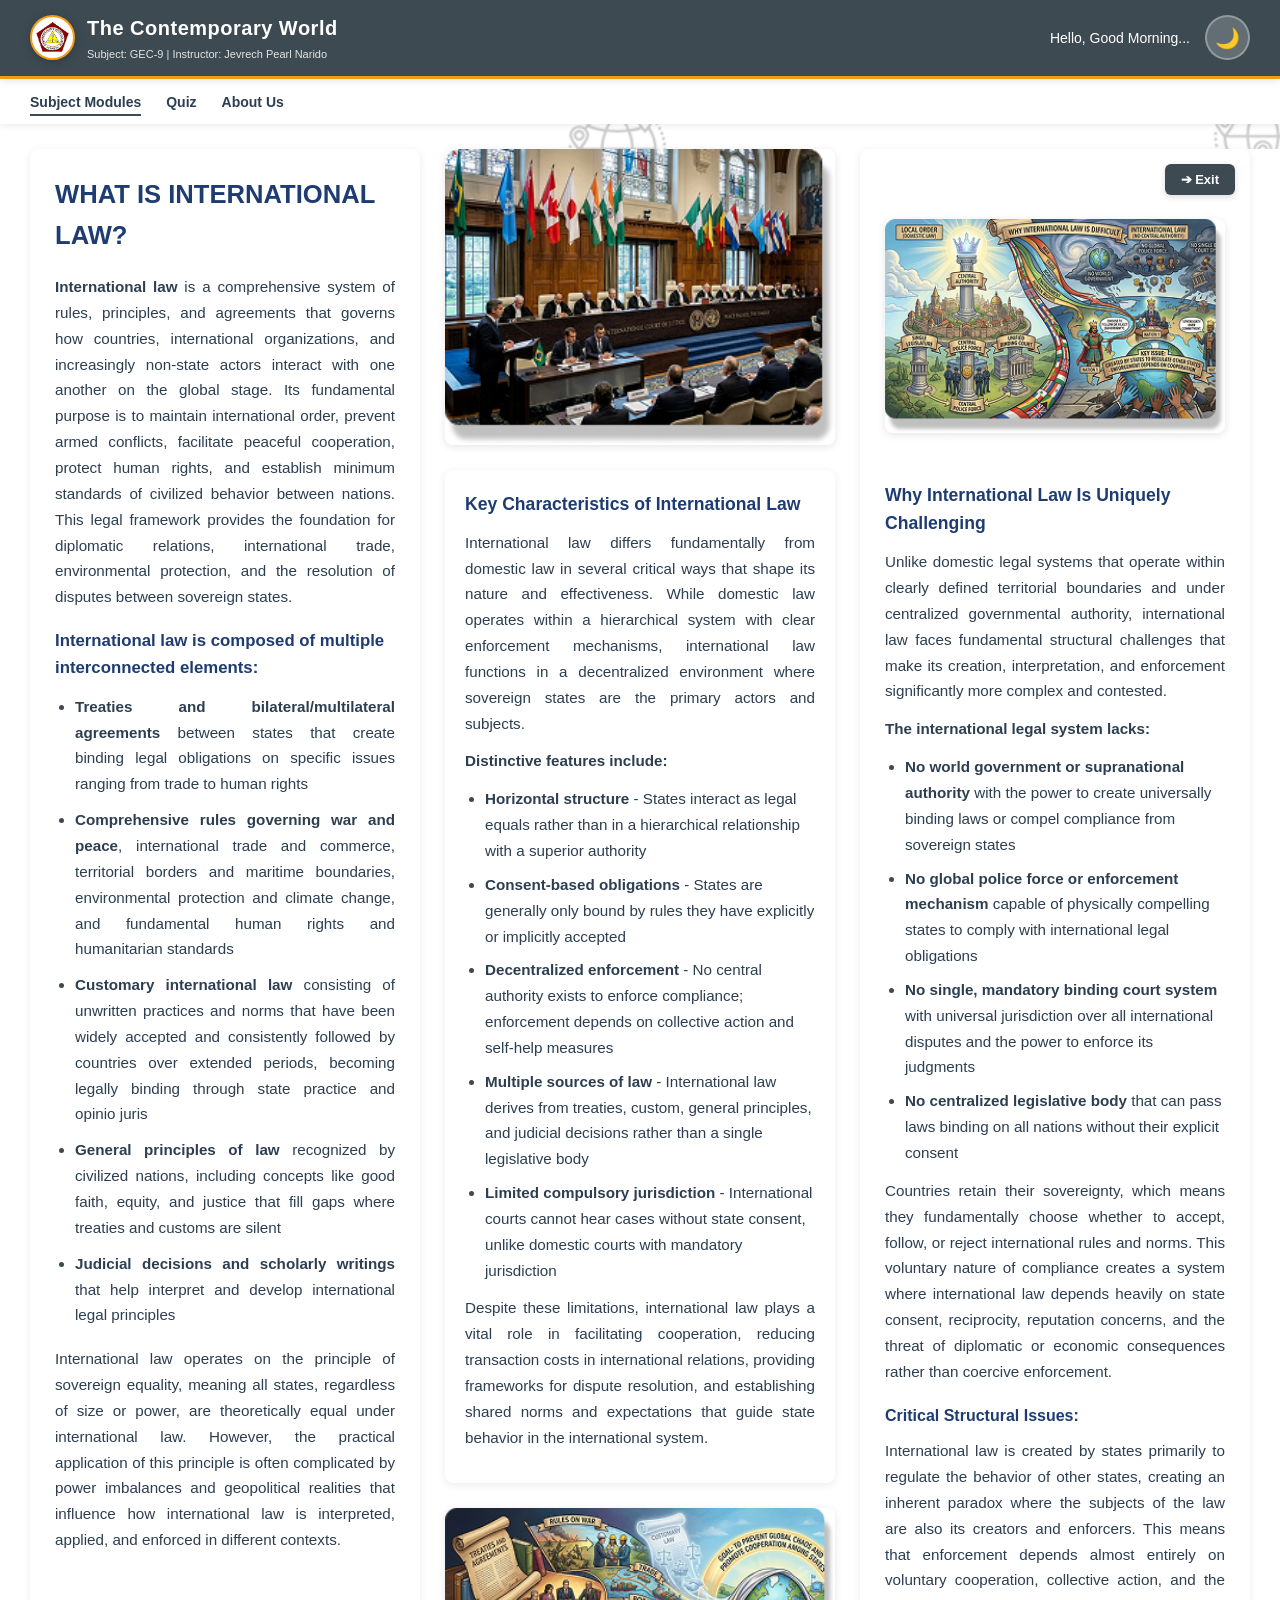
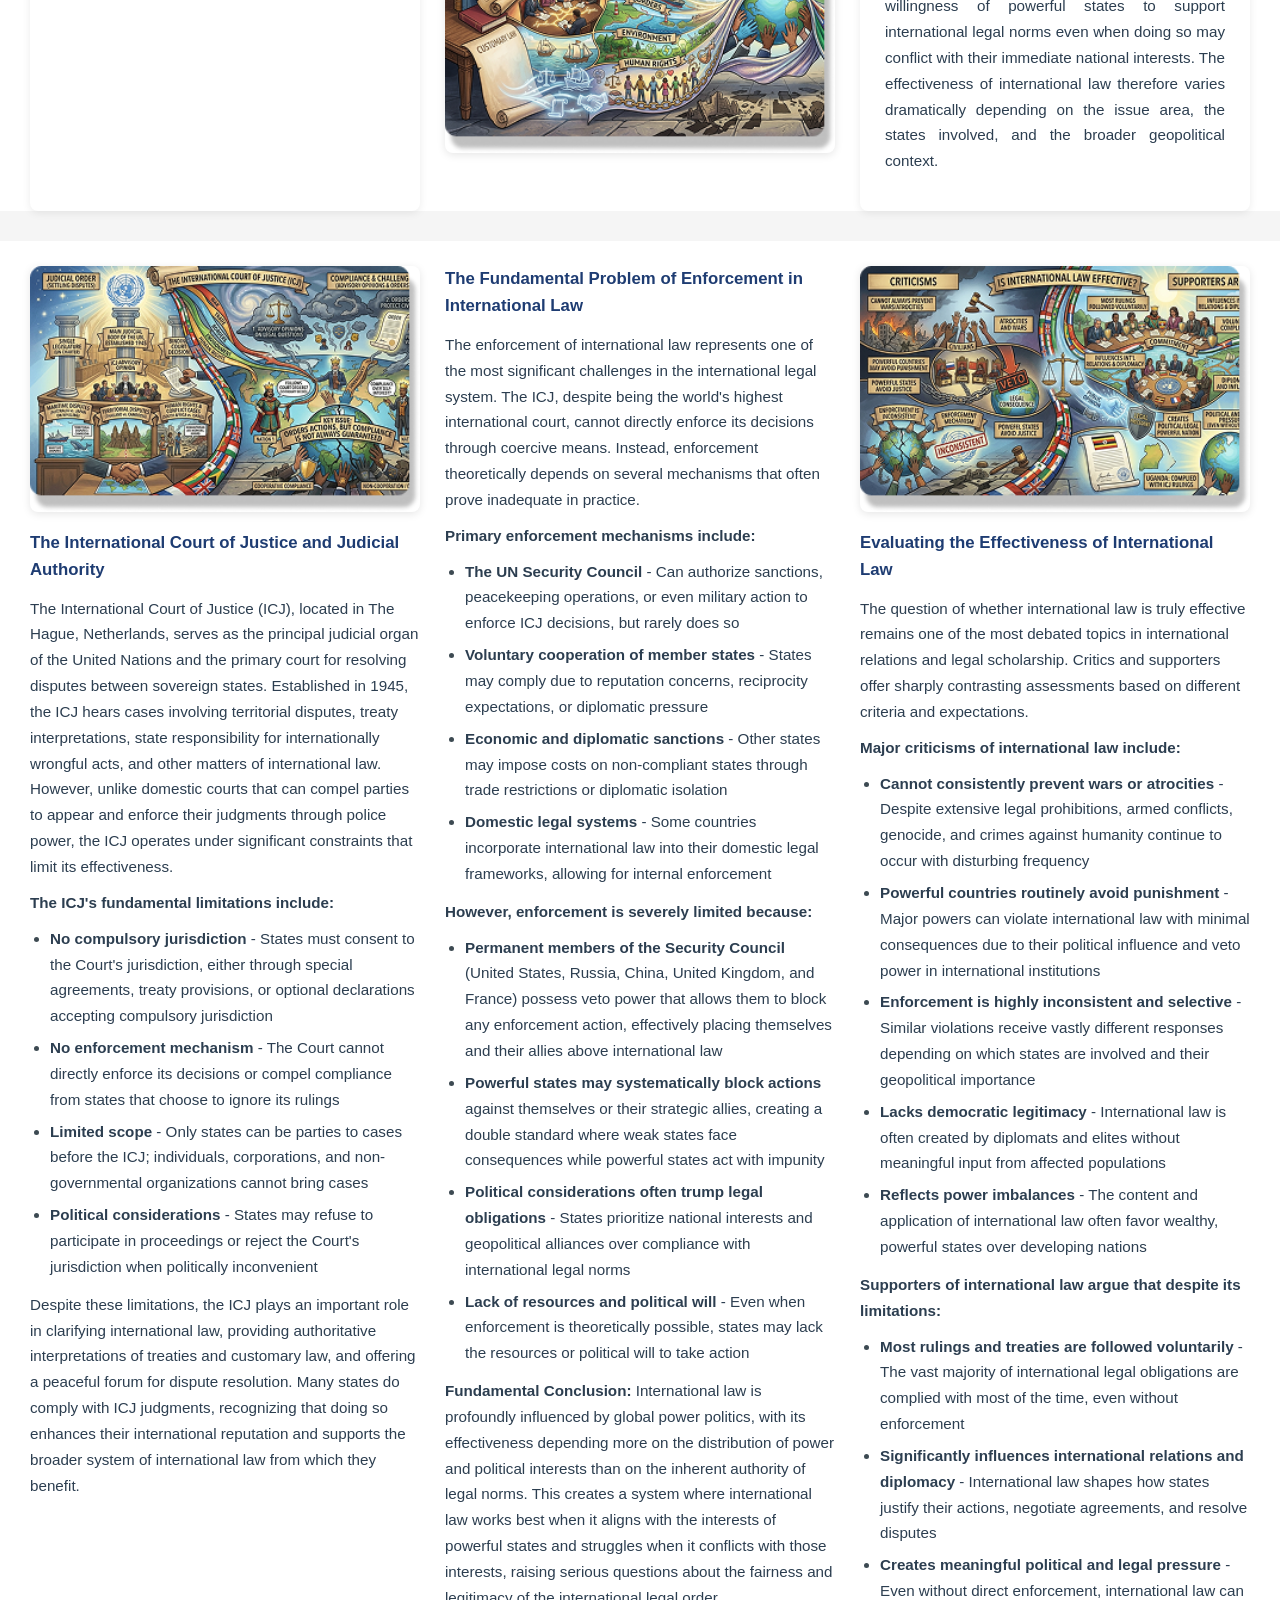
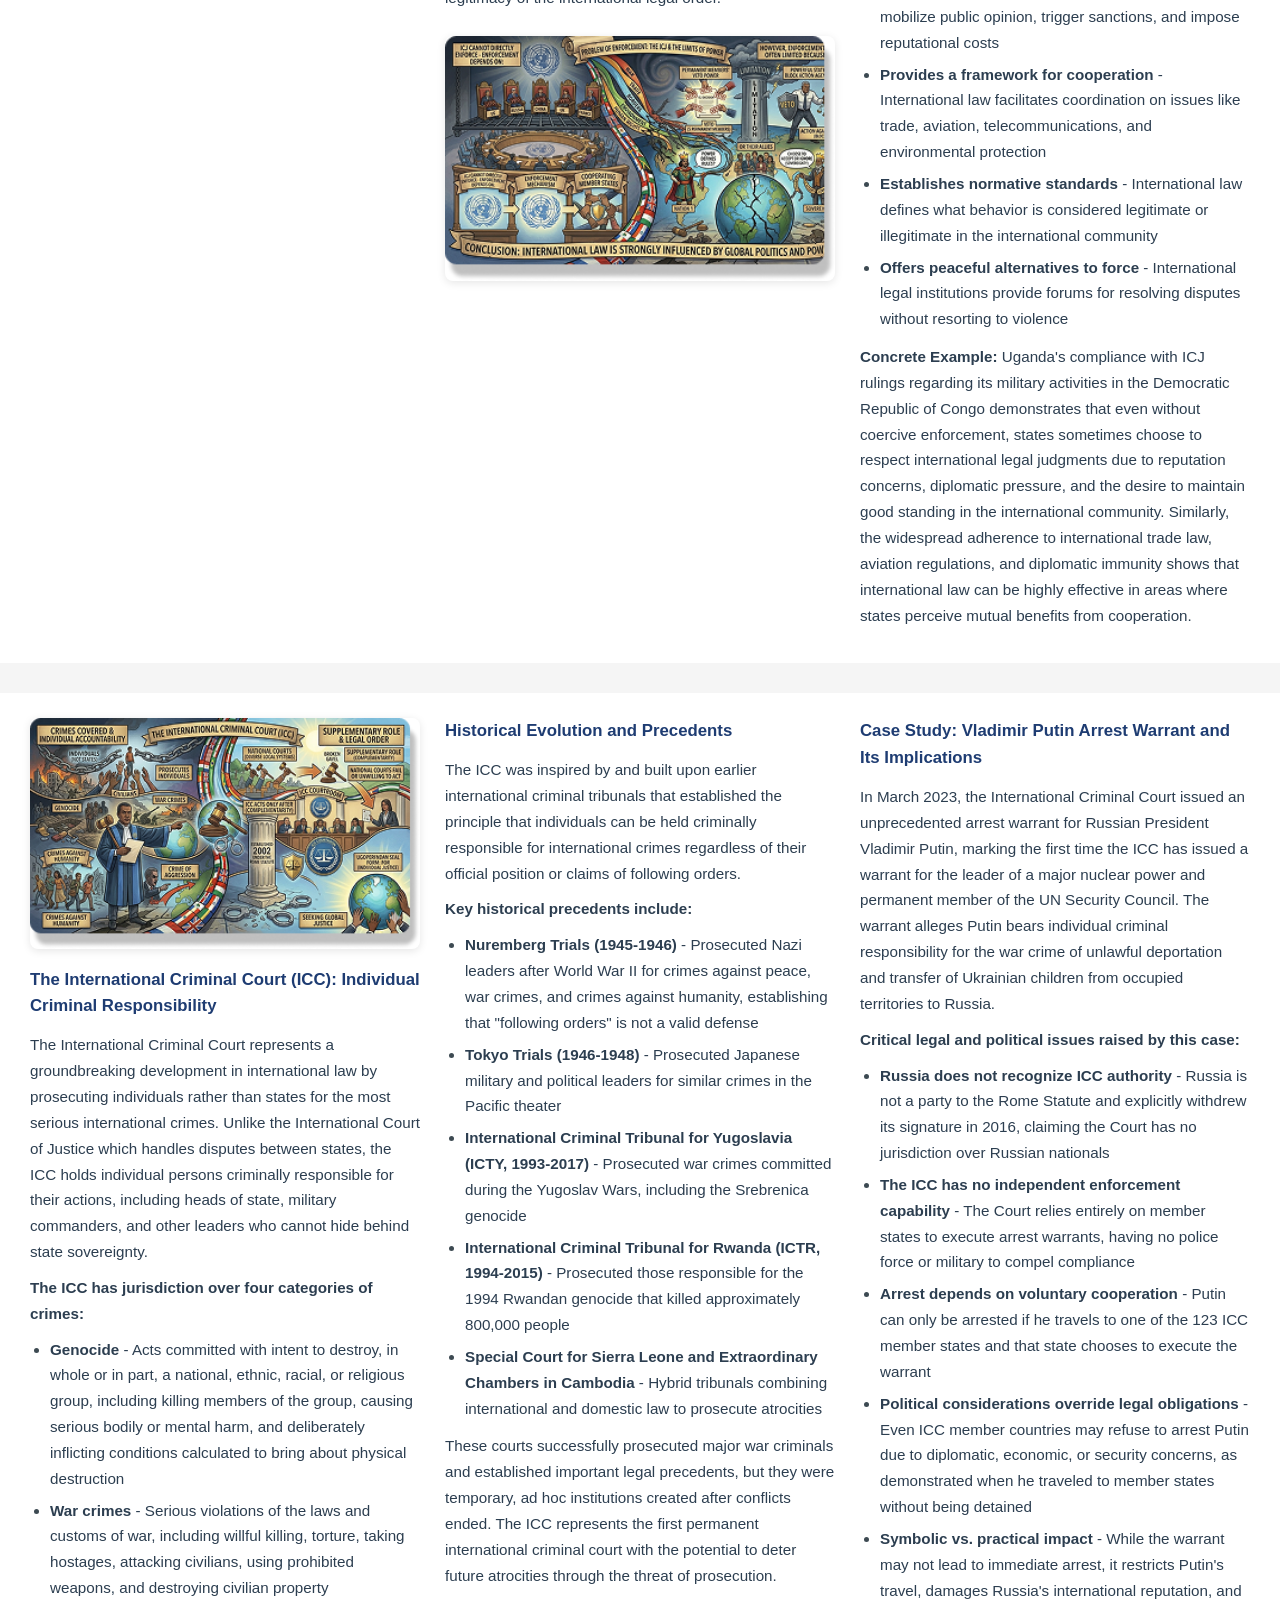
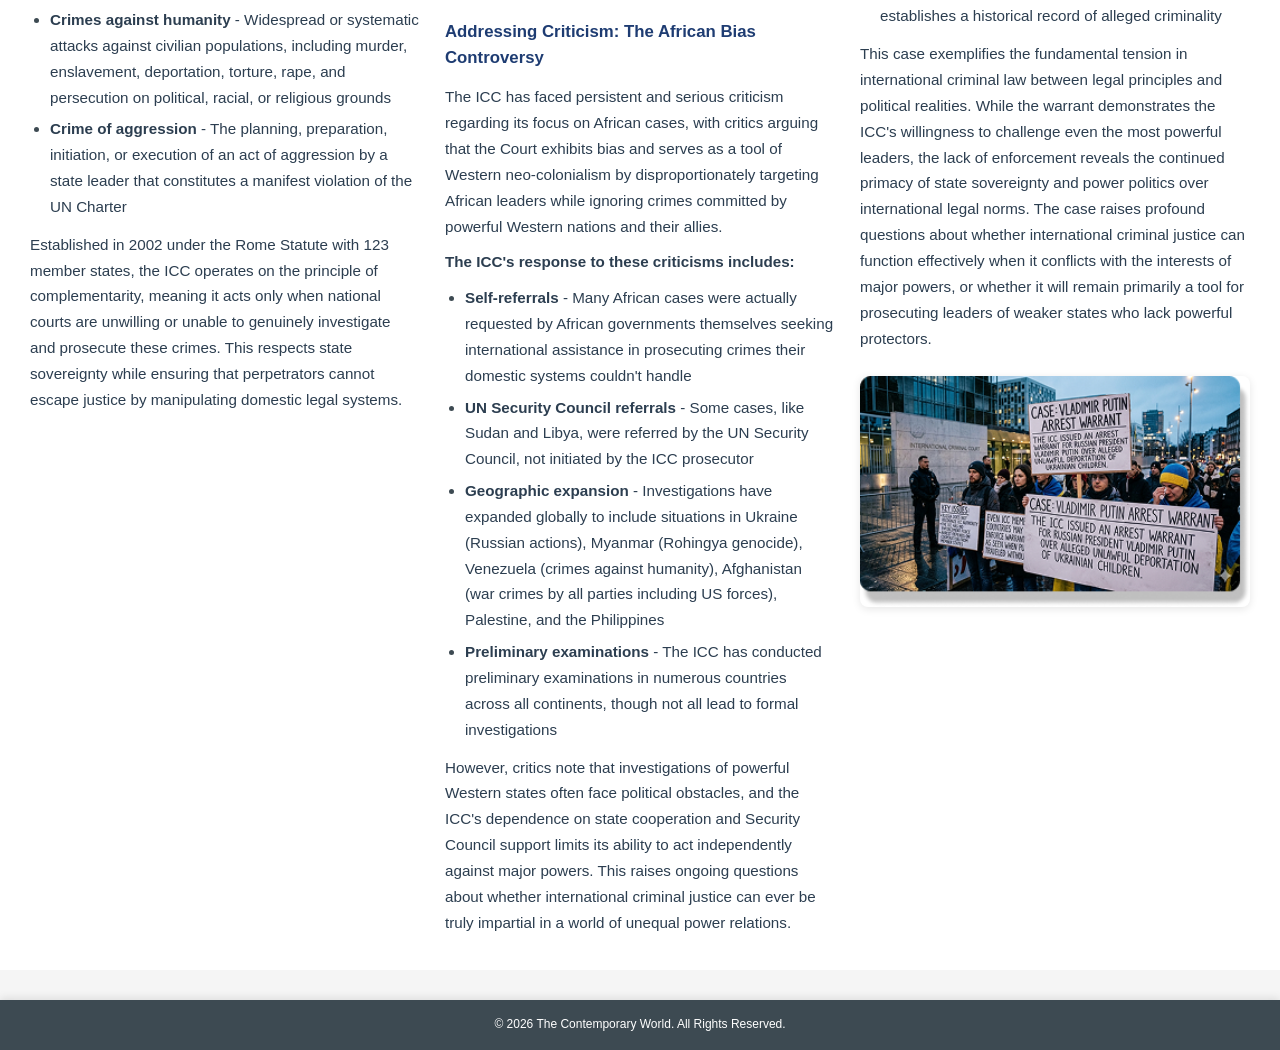
<file: international-law.html>
<!DOCTYPE html>
<html lang="en">
<head>
    <meta charset="UTF-8">
    <meta name="viewport" content="width=device-width, initial-scale=1.0">
    <title>What is International Law - The Contemporary World</title>
    <link rel="icon" type="image/png" href="images/logo.png">
    <link rel="stylesheet" href="international-law-styles.css">
    <link rel="stylesheet" href="dark-mode-global.css">
</head>
<body>
    <header class="main-header">
        <div class="header-content">
            <div class="title-section">
                <div class="logo-placeholder">
                    <img src="images/logo.png" alt="CNSC Logo" class="logo-img">
                </div>
                <div class="course-info">
                    <h1>The Contemporary World</h1>
                    <p>Subject: GEC-9 | Instructor: Jevrech Pearl Narido</p>
                </div>
            </div>
            <div class="greeting">
                <p id="greeting-text">Hello, Good Morning...</p>
                <button id="dark-mode-toggle" class="dark-mode-toggle" aria-label="Toggle dark mode">
                    <span class="toggle-icon">🌙</span>
                </button>
            </div>
        </div>
    </header>
    
    <nav class="main-nav">
        <ul>
            <li><a href="index.html" class="active">Subject Modules</a></li>
            <li><a href="quiz.html" class="nav-link">Quiz</a></li>
            <li><a href="index.html#about">About Us</a></li>
        </ul>
    </nav>
    
    <main class="content-container">
        <section class="column left-col">
            <h2>WHAT IS INTERNATIONAL LAW?</h2>
            <p><strong>International law</strong> is a comprehensive system of rules, principles, and agreements that governs how countries, international organizations, and increasingly non-state actors interact with one another on the global stage. Its fundamental purpose is to maintain international order, prevent armed conflicts, facilitate peaceful cooperation, protect human rights, and establish minimum standards of civilized behavior between nations. This legal framework provides the foundation for diplomatic relations, international trade, environmental protection, and the resolution of disputes between sovereign states.</p>
            
            <div class="list-section">
                <h3>International law is composed of multiple interconnected elements:</h3>
                <ul>
                    <li><strong>Treaties and bilateral/multilateral agreements</strong> between states that create binding legal obligations on specific issues ranging from trade to human rights</li>
                    <li><strong>Comprehensive rules governing war and peace</strong>, international trade and commerce, territorial borders and maritime boundaries, environmental protection and climate change, and fundamental human rights and humanitarian standards</li>
                    <li><strong>Customary international law</strong> consisting of unwritten practices and norms that have been widely accepted and consistently followed by countries over extended periods, becoming legally binding through state practice and opinio juris</li>
                    <li><strong>General principles of law</strong> recognized by civilized nations, including concepts like good faith, equity, and justice that fill gaps where treaties and customs are silent</li>
                    <li><strong>Judicial decisions and scholarly writings</strong> that help interpret and develop international legal principles</li>
                </ul>
            </div>
            
            <p>International law operates on the principle of sovereign equality, meaning all states, regardless of size or power, are theoretically equal under international law. However, the practical application of this principle is often complicated by power imbalances and geopolitical realities that influence how international law is interpreted, applied, and enforced in different contexts.</p>
        </section>
        
        <section class="column mid-col">
            <img src="images/cd55665a-3e66-4e7d-a363-9a8c17f34ce3 10.png" alt="International Court of Justice" class="content-img top-img">
            
            <div class="mid-text-block">
                <h3>Key Characteristics of International Law</h3>
                <p>International law differs fundamentally from domestic law in several critical ways that shape its nature and effectiveness. While domestic law operates within a hierarchical system with clear enforcement mechanisms, international law functions in a decentralized environment where sovereign states are the primary actors and subjects.</p>
                
                <p><strong>Distinctive features include:</strong></p>
                <ul>
                    <li><strong>Horizontal structure</strong> - States interact as legal equals rather than in a hierarchical relationship with a superior authority</li>
                    <li><strong>Consent-based obligations</strong> - States are generally only bound by rules they have explicitly or implicitly accepted</li>
                    <li><strong>Decentralized enforcement</strong> - No central authority exists to enforce compliance; enforcement depends on collective action and self-help measures</li>
                    <li><strong>Multiple sources of law</strong> - International law derives from treaties, custom, general principles, and judicial decisions rather than a single legislative body</li>
                    <li><strong>Limited compulsory jurisdiction</strong> - International courts cannot hear cases without state consent, unlike domestic courts with mandatory jurisdiction</li>
                </ul>
                
                <p>Despite these limitations, international law plays a vital role in facilitating cooperation, reducing transaction costs in international relations, providing frameworks for dispute resolution, and establishing shared norms and expectations that guide state behavior in the international system.</p>
            </div>
            
            <img src="images/cd55665a-3e66-4e7d-a363-9a8c17f34ce3 11.png" alt="Visual representation of international law aspects" class="content-img bottom-img">
        </section>
        
        <section class="column right-col">
            <button class="exit-btn" onclick="window.location.href='index.html'">➔ Exit</button>
            <img src="images/cd55665a-3e66-4e7d-a363-9a8c17f34ce3 12.png" alt="Local Order vs International Law" class="content-img">
            <div class="difficult-section">
                <h3>Why International Law Is Uniquely Challenging</h3>
                <p>Unlike domestic legal systems that operate within clearly defined territorial boundaries and under centralized governmental authority, international law faces fundamental structural challenges that make its creation, interpretation, and enforcement significantly more complex and contested.</p>
                
                <p><strong>The international legal system lacks:</strong></p>
                <ul>
                    <li><strong>No world government or supranational authority</strong> with the power to create universally binding laws or compel compliance from sovereign states</li>
                    <li><strong>No global police force or enforcement mechanism</strong> capable of physically compelling states to comply with international legal obligations</li>
                    <li><strong>No single, mandatory binding court system</strong> with universal jurisdiction over all international disputes and the power to enforce its judgments</li>
                    <li><strong>No centralized legislative body</strong> that can pass laws binding on all nations without their explicit consent</li>
                </ul>
                
                <p>Countries retain their sovereignty, which means they fundamentally choose whether to accept, follow, or reject international rules and norms. This voluntary nature of compliance creates a system where international law depends heavily on state consent, reciprocity, reputation concerns, and the threat of diplomatic or economic consequences rather than coercive enforcement.</p>
                
                <h4>Critical Structural Issues:</h4>
                <p>International law is created by states primarily to regulate the behavior of other states, creating an inherent paradox where the subjects of the law are also its creators and enforcers. This means that enforcement depends almost entirely on voluntary cooperation, collective action, and the willingness of powerful states to support international legal norms even when doing so may conflict with their immediate national interests. The effectiveness of international law therefore varies dramatically depending on the issue area, the states involved, and the broader geopolitical context.</p>
            </div>
        </section>
    </main>
    
    <!-- Effectiveness and Enforcement Section -->
    <main class="content-container-2">
        <section class="column-2">
            <img src="images/cd55665a-3e66-4e7d-a363-9a8c17f34ce3 13.png" alt="Judicial Order and The International Court of Justice" class="content-img-2">
            <div class="text-block-2">
                <h3>The International Court of Justice and Judicial Authority</h3>
                <p>The International Court of Justice (ICJ), located in The Hague, Netherlands, serves as the principal judicial organ of the United Nations and the primary court for resolving disputes between sovereign states. Established in 1945, the ICJ hears cases involving territorial disputes, treaty interpretations, state responsibility for internationally wrongful acts, and other matters of international law. However, unlike domestic courts that can compel parties to appear and enforce their judgments through police power, the ICJ operates under significant constraints that limit its effectiveness.</p>
                
                <p><strong>The ICJ's fundamental limitations include:</strong></p>
                <ul>
                    <li><strong>No compulsory jurisdiction</strong> - States must consent to the Court's jurisdiction, either through special agreements, treaty provisions, or optional declarations accepting compulsory jurisdiction</li>
                    <li><strong>No enforcement mechanism</strong> - The Court cannot directly enforce its decisions or compel compliance from states that choose to ignore its rulings</li>
                    <li><strong>Limited scope</strong> - Only states can be parties to cases before the ICJ; individuals, corporations, and non-governmental organizations cannot bring cases</li>
                    <li><strong>Political considerations</strong> - States may refuse to participate in proceedings or reject the Court's jurisdiction when politically inconvenient</li>
                </ul>
                
                <p>Despite these limitations, the ICJ plays an important role in clarifying international law, providing authoritative interpretations of treaties and customary law, and offering a peaceful forum for dispute resolution. Many states do comply with ICJ judgments, recognizing that doing so enhances their international reputation and supports the broader system of international law from which they benefit.</p>
            </div>
        </section>
        
        <section class="column-2">
            <div class="text-block-2">
                <h3>The Fundamental Problem of Enforcement in International Law</h3>
                <p>The enforcement of international law represents one of the most significant challenges in the international legal system. The ICJ, despite being the world's highest international court, cannot directly enforce its decisions through coercive means. Instead, enforcement theoretically depends on several mechanisms that often prove inadequate in practice.</p>
                
                <p><strong>Primary enforcement mechanisms include:</strong></p>
                <ul>
                    <li><strong>The UN Security Council</strong> - Can authorize sanctions, peacekeeping operations, or even military action to enforce ICJ decisions, but rarely does so</li>
                    <li><strong>Voluntary cooperation of member states</strong> - States may comply due to reputation concerns, reciprocity expectations, or diplomatic pressure</li>
                    <li><strong>Economic and diplomatic sanctions</strong> - Other states may impose costs on non-compliant states through trade restrictions or diplomatic isolation</li>
                    <li><strong>Domestic legal systems</strong> - Some countries incorporate international law into their domestic legal frameworks, allowing for internal enforcement</li>
                </ul>
                
                <p><strong>However, enforcement is severely limited because:</strong></p>
                <ul>
                    <li><strong>Permanent members of the Security Council</strong> (United States, Russia, China, United Kingdom, and France) possess veto power that allows them to block any enforcement action, effectively placing themselves and their allies above international law</li>
                    <li><strong>Powerful states may systematically block actions</strong> against themselves or their strategic allies, creating a double standard where weak states face consequences while powerful states act with impunity</li>
                    <li><strong>Political considerations often trump legal obligations</strong> - States prioritize national interests and geopolitical alliances over compliance with international legal norms</li>
                    <li><strong>Lack of resources and political will</strong> - Even when enforcement is theoretically possible, states may lack the resources or political will to take action</li>
                </ul>
                
                <p class="conclusion-text"><strong>Fundamental Conclusion:</strong> International law is profoundly influenced by global power politics, with its effectiveness depending more on the distribution of power and political interests than on the inherent authority of legal norms. This creates a system where international law works best when it aligns with the interests of powerful states and struggles when it conflicts with those interests, raising serious questions about the fairness and legitimacy of the international legal order.</p>
            </div>
            <img src="images/cd55665a-3e66-4e7d-a363-9a8c17f34ce3 14.png" alt="Problem of Enforcement and Veto Power" class="content-img-2 mt-15-2">
        </section>
        
        <section class="column-2">
            <img src="images/cd55665a-3e66-4e7d-a363-9a8c17f34ce3 15.png" alt="Criticisms and Effectiveness of International Law" class="content-img-2">
            <div class="text-block-2">
                <h3>Evaluating the Effectiveness of International Law</h3>
                <p>The question of whether international law is truly effective remains one of the most debated topics in international relations and legal scholarship. Critics and supporters offer sharply contrasting assessments based on different criteria and expectations.</p>
                
                <p><strong>Major criticisms of international law include:</strong></p>
                <ul>
                    <li><strong>Cannot consistently prevent wars or atrocities</strong> - Despite extensive legal prohibitions, armed conflicts, genocide, and crimes against humanity continue to occur with disturbing frequency</li>
                    <li><strong>Powerful countries routinely avoid punishment</strong> - Major powers can violate international law with minimal consequences due to their political influence and veto power in international institutions</li>
                    <li><strong>Enforcement is highly inconsistent and selective</strong> - Similar violations receive vastly different responses depending on which states are involved and their geopolitical importance</li>
                    <li><strong>Lacks democratic legitimacy</strong> - International law is often created by diplomats and elites without meaningful input from affected populations</li>
                    <li><strong>Reflects power imbalances</strong> - The content and application of international law often favor wealthy, powerful states over developing nations</li>
                </ul>
                
                <p><strong>Supporters of international law argue that despite its limitations:</strong></p>
                <ul>
                    <li><strong>Most rulings and treaties are followed voluntarily</strong> - The vast majority of international legal obligations are complied with most of the time, even without enforcement</li>
                    <li><strong>Significantly influences international relations and diplomacy</strong> - International law shapes how states justify their actions, negotiate agreements, and resolve disputes</li>
                    <li><strong>Creates meaningful political and legal pressure</strong> - Even without direct enforcement, international law can mobilize public opinion, trigger sanctions, and impose reputational costs</li>
                    <li><strong>Provides a framework for cooperation</strong> - International law facilitates coordination on issues like trade, aviation, telecommunications, and environmental protection</li>
                    <li><strong>Establishes normative standards</strong> - International law defines what behavior is considered legitimate or illegitimate in the international community</li>
                    <li><strong>Offers peaceful alternatives to force</strong> - International legal institutions provide forums for resolving disputes without resorting to violence</li>
                </ul>
                
                <p class="example-text"><strong>Concrete Example:</strong> Uganda's compliance with ICJ rulings regarding its military activities in the Democratic Republic of Congo demonstrates that even without coercive enforcement, states sometimes choose to respect international legal judgments due to reputation concerns, diplomatic pressure, and the desire to maintain good standing in the international community. Similarly, the widespread adherence to international trade law, aviation regulations, and diplomatic immunity shows that international law can be highly effective in areas where states perceive mutual benefits from cooperation.</p>
            </div>
        </section>
    </main>
    
    <!-- The International Criminal Court Section -->
    <main class="content-container-3">
        <section class="column-3">
            <img src="images/cd55665a-3e66-4e7d-a363-9a8c17f34ce3 16.png" alt="The International Criminal Court Infographic" class="content-img-3">
            <div class="text-block-3">
                <h3>The International Criminal Court (ICC): Individual Criminal Responsibility</h3>
                <p>The International Criminal Court represents a groundbreaking development in international law by prosecuting individuals rather than states for the most serious international crimes. Unlike the International Court of Justice which handles disputes between states, the ICC holds individual persons criminally responsible for their actions, including heads of state, military commanders, and other leaders who cannot hide behind state sovereignty.</p>
                
                <p><strong>The ICC has jurisdiction over four categories of crimes:</strong></p>
                <ul>
                    <li><strong>Genocide</strong> - Acts committed with intent to destroy, in whole or in part, a national, ethnic, racial, or religious group, including killing members of the group, causing serious bodily or mental harm, and deliberately inflicting conditions calculated to bring about physical destruction</li>
                    <li><strong>War crimes</strong> - Serious violations of the laws and customs of war, including willful killing, torture, taking hostages, attacking civilians, using prohibited weapons, and destroying civilian property</li>
                    <li><strong>Crimes against humanity</strong> - Widespread or systematic attacks against civilian populations, including murder, enslavement, deportation, torture, rape, and persecution on political, racial, or religious grounds</li>
                    <li><strong>Crime of aggression</strong> - The planning, preparation, initiation, or execution of an act of aggression by a state leader that constitutes a manifest violation of the UN Charter</li>
                </ul>
                
                <p>Established in 2002 under the Rome Statute with 123 member states, the ICC operates on the principle of complementarity, meaning it acts only when national courts are unwilling or unable to genuinely investigate and prosecute these crimes. This respects state sovereignty while ensuring that perpetrators cannot escape justice by manipulating domestic legal systems.</p>
            </div>
        </section>
        
        <section class="column-3">
            <div class="text-block-3">
                <h3>Historical Evolution and Precedents</h3>
                <p>The ICC was inspired by and built upon earlier international criminal tribunals that established the principle that individuals can be held criminally responsible for international crimes regardless of their official position or claims of following orders.</p>
                
                <p><strong>Key historical precedents include:</strong></p>
                <ul>
                    <li><strong>Nuremberg Trials (1945-1946)</strong> - Prosecuted Nazi leaders after World War II for crimes against peace, war crimes, and crimes against humanity, establishing that "following orders" is not a valid defense</li>
                    <li><strong>Tokyo Trials (1946-1948)</strong> - Prosecuted Japanese military and political leaders for similar crimes in the Pacific theater</li>
                    <li><strong>International Criminal Tribunal for Yugoslavia (ICTY, 1993-2017)</strong> - Prosecuted war crimes committed during the Yugoslav Wars, including the Srebrenica genocide</li>
                    <li><strong>International Criminal Tribunal for Rwanda (ICTR, 1994-2015)</strong> - Prosecuted those responsible for the 1994 Rwandan genocide that killed approximately 800,000 people</li>
                    <li><strong>Special Court for Sierra Leone and Extraordinary Chambers in Cambodia</strong> - Hybrid tribunals combining international and domestic law to prosecute atrocities</li>
                </ul>
                
                <p>These courts successfully prosecuted major war criminals and established important legal precedents, but they were temporary, ad hoc institutions created after conflicts ended. The ICC represents the first permanent international criminal court with the potential to deter future atrocities through the threat of prosecution.</p>
            </div>
            
            <div class="text-block-3 mt-20-3">
                <h3>Addressing Criticism: The African Bias Controversy</h3>
                <p>The ICC has faced persistent and serious criticism regarding its focus on African cases, with critics arguing that the Court exhibits bias and serves as a tool of Western neo-colonialism by disproportionately targeting African leaders while ignoring crimes committed by powerful Western nations and their allies.</p>
                
                <p><strong>The ICC's response to these criticisms includes:</strong></p>
                <ul>
                    <li><strong>Self-referrals</strong> - Many African cases were actually requested by African governments themselves seeking international assistance in prosecuting crimes their domestic systems couldn't handle</li>
                    <li><strong>UN Security Council referrals</strong> - Some cases, like Sudan and Libya, were referred by the UN Security Council, not initiated by the ICC prosecutor</li>
                    <li><strong>Geographic expansion</strong> - Investigations have expanded globally to include situations in Ukraine (Russian actions), Myanmar (Rohingya genocide), Venezuela (crimes against humanity), Afghanistan (war crimes by all parties including US forces), Palestine, and the Philippines</li>
                    <li><strong>Preliminary examinations</strong> - The ICC has conducted preliminary examinations in numerous countries across all continents, though not all lead to formal investigations</li>
                </ul>
                
                <p>However, critics note that investigations of powerful Western states often face political obstacles, and the ICC's dependence on state cooperation and Security Council support limits its ability to act independently against major powers. This raises ongoing questions about whether international criminal justice can ever be truly impartial in a world of unequal power relations.</p>
            </div>
        </section>
        
        <section class="column-3">
            <div class="text-block-3">
                <h3>Case Study: Vladimir Putin Arrest Warrant and Its Implications</h3>
                <p>In March 2023, the International Criminal Court issued an unprecedented arrest warrant for Russian President Vladimir Putin, marking the first time the ICC has issued a warrant for the leader of a major nuclear power and permanent member of the UN Security Council. The warrant alleges Putin bears individual criminal responsibility for the war crime of unlawful deportation and transfer of Ukrainian children from occupied territories to Russia.</p>
                
                <p><strong>Critical legal and political issues raised by this case:</strong></p>
                <ul>
                    <li><strong>Russia does not recognize ICC authority</strong> - Russia is not a party to the Rome Statute and explicitly withdrew its signature in 2016, claiming the Court has no jurisdiction over Russian nationals</li>
                    <li><strong>The ICC has no independent enforcement capability</strong> - The Court relies entirely on member states to execute arrest warrants, having no police force or military to compel compliance</li>
                    <li><strong>Arrest depends on voluntary cooperation</strong> - Putin can only be arrested if he travels to one of the 123 ICC member states and that state chooses to execute the warrant</li>
                    <li><strong>Political considerations override legal obligations</strong> - Even ICC member countries may refuse to arrest Putin due to diplomatic, economic, or security concerns, as demonstrated when he traveled to member states without being detained</li>
                    <li><strong>Symbolic vs. practical impact</strong> - While the warrant may not lead to immediate arrest, it restricts Putin's travel, damages Russia's international reputation, and establishes a historical record of alleged criminality</li>
                </ul>
                
                <p>This case exemplifies the fundamental tension in international criminal law between legal principles and political realities. While the warrant demonstrates the ICC's willingness to challenge even the most powerful leaders, the lack of enforcement reveals the continued primacy of state sovereignty and power politics over international legal norms. The case raises profound questions about whether international criminal justice can function effectively when it conflicts with the interests of major powers, or whether it will remain primarily a tool for prosecuting leaders of weaker states who lack powerful protectors.</p>
            </div>
            <img src="images/cd55665a-3e66-4e7d-a363-9a8c17f34ce3 17.png" alt="Protesters holding signs about Vladimir Putin's arrest warrant" class="content-img-3 mt-15-3">
        </section>
    </main>
    
    <footer>
        <p>&copy; 2026 The Contemporary World. All Rights Reserved.</p>
    </footer>
    
    <script src="international-law-nav.js"></script>
    <script src="dark-mode.js"></script>
</body>
</html>
</file>
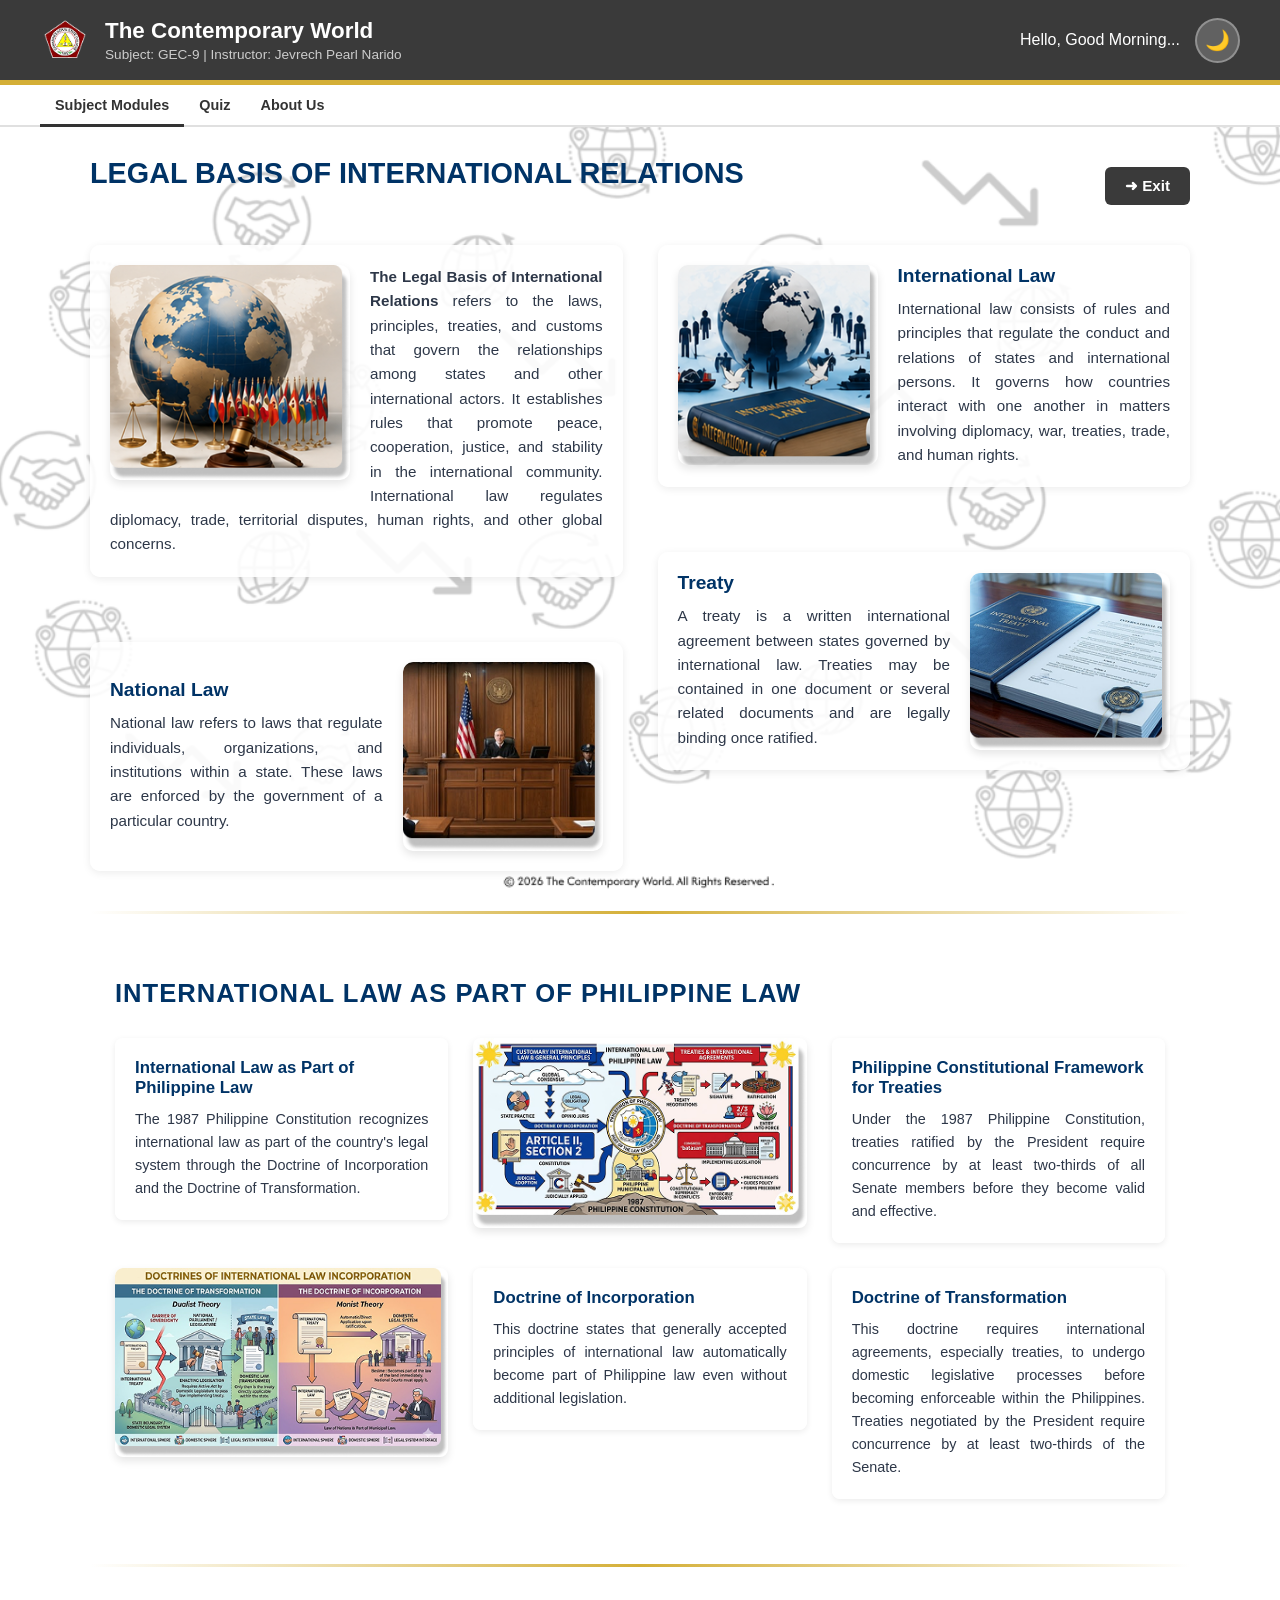
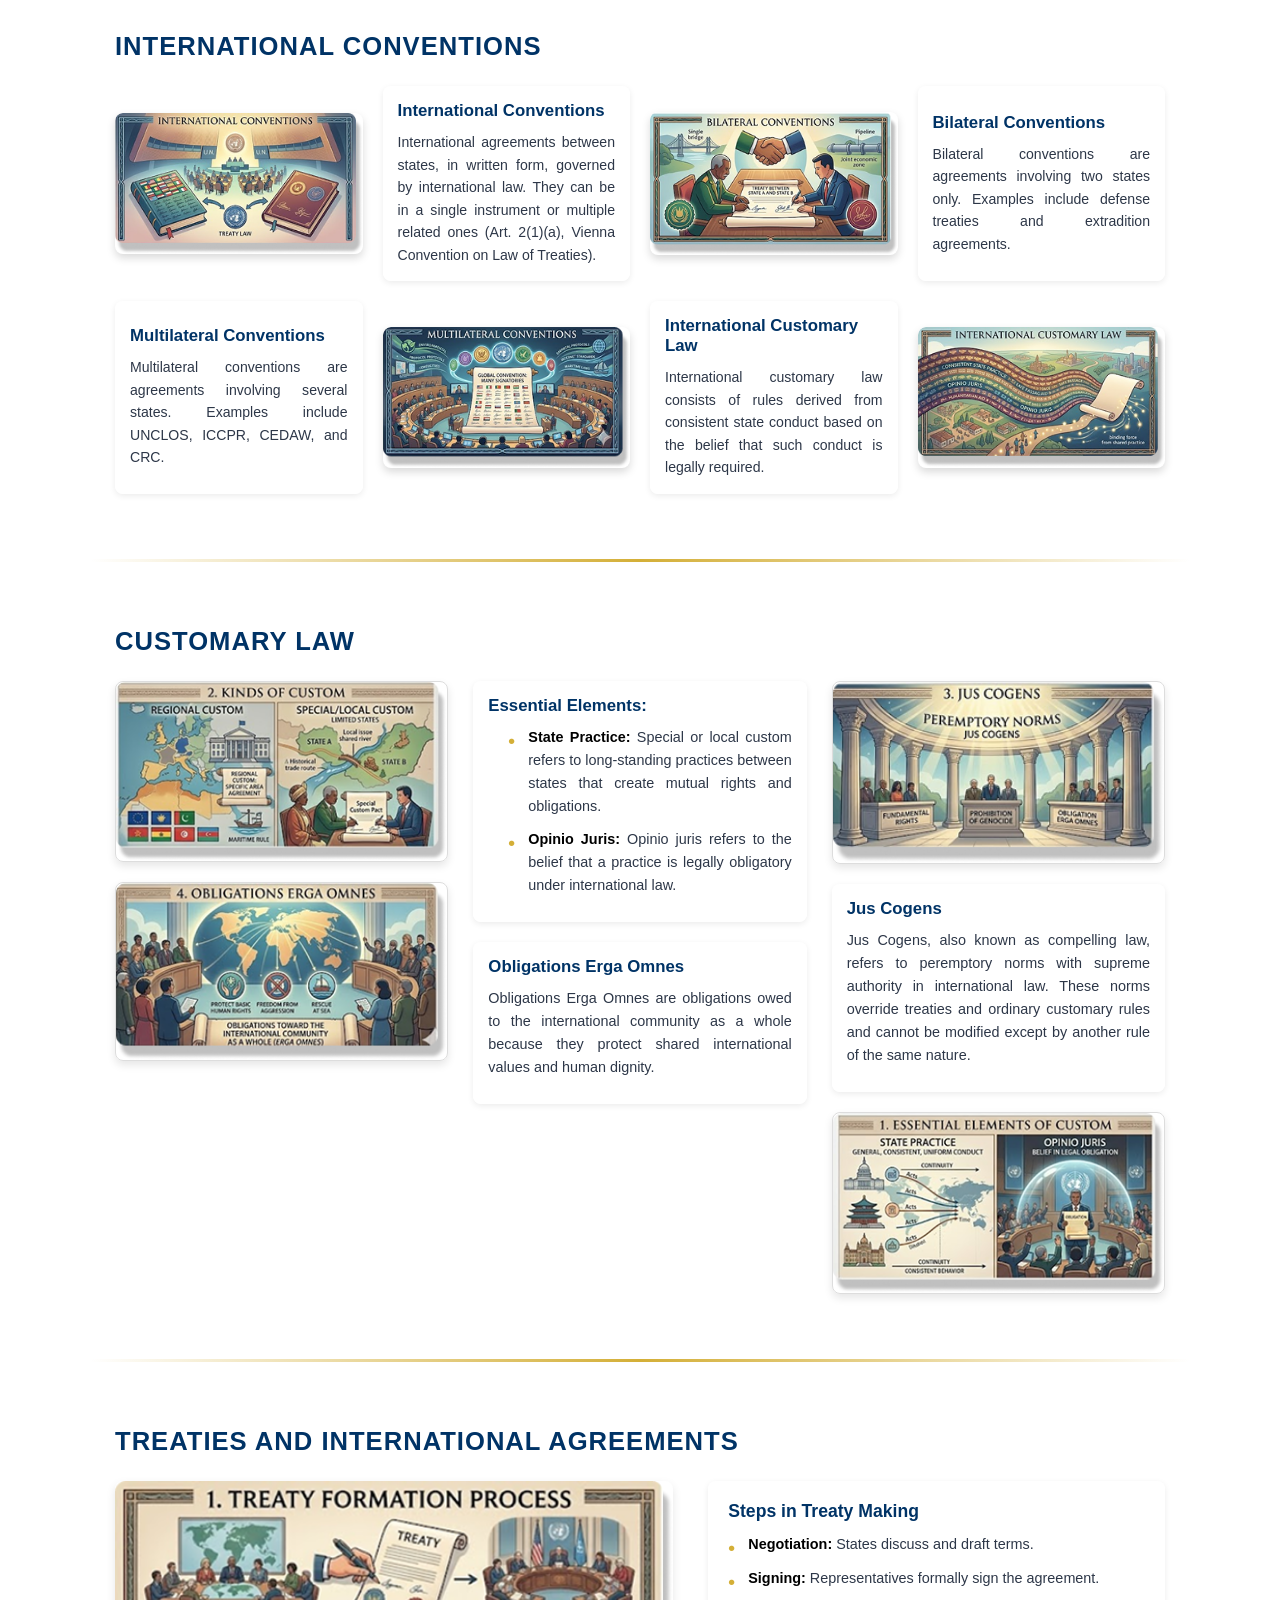
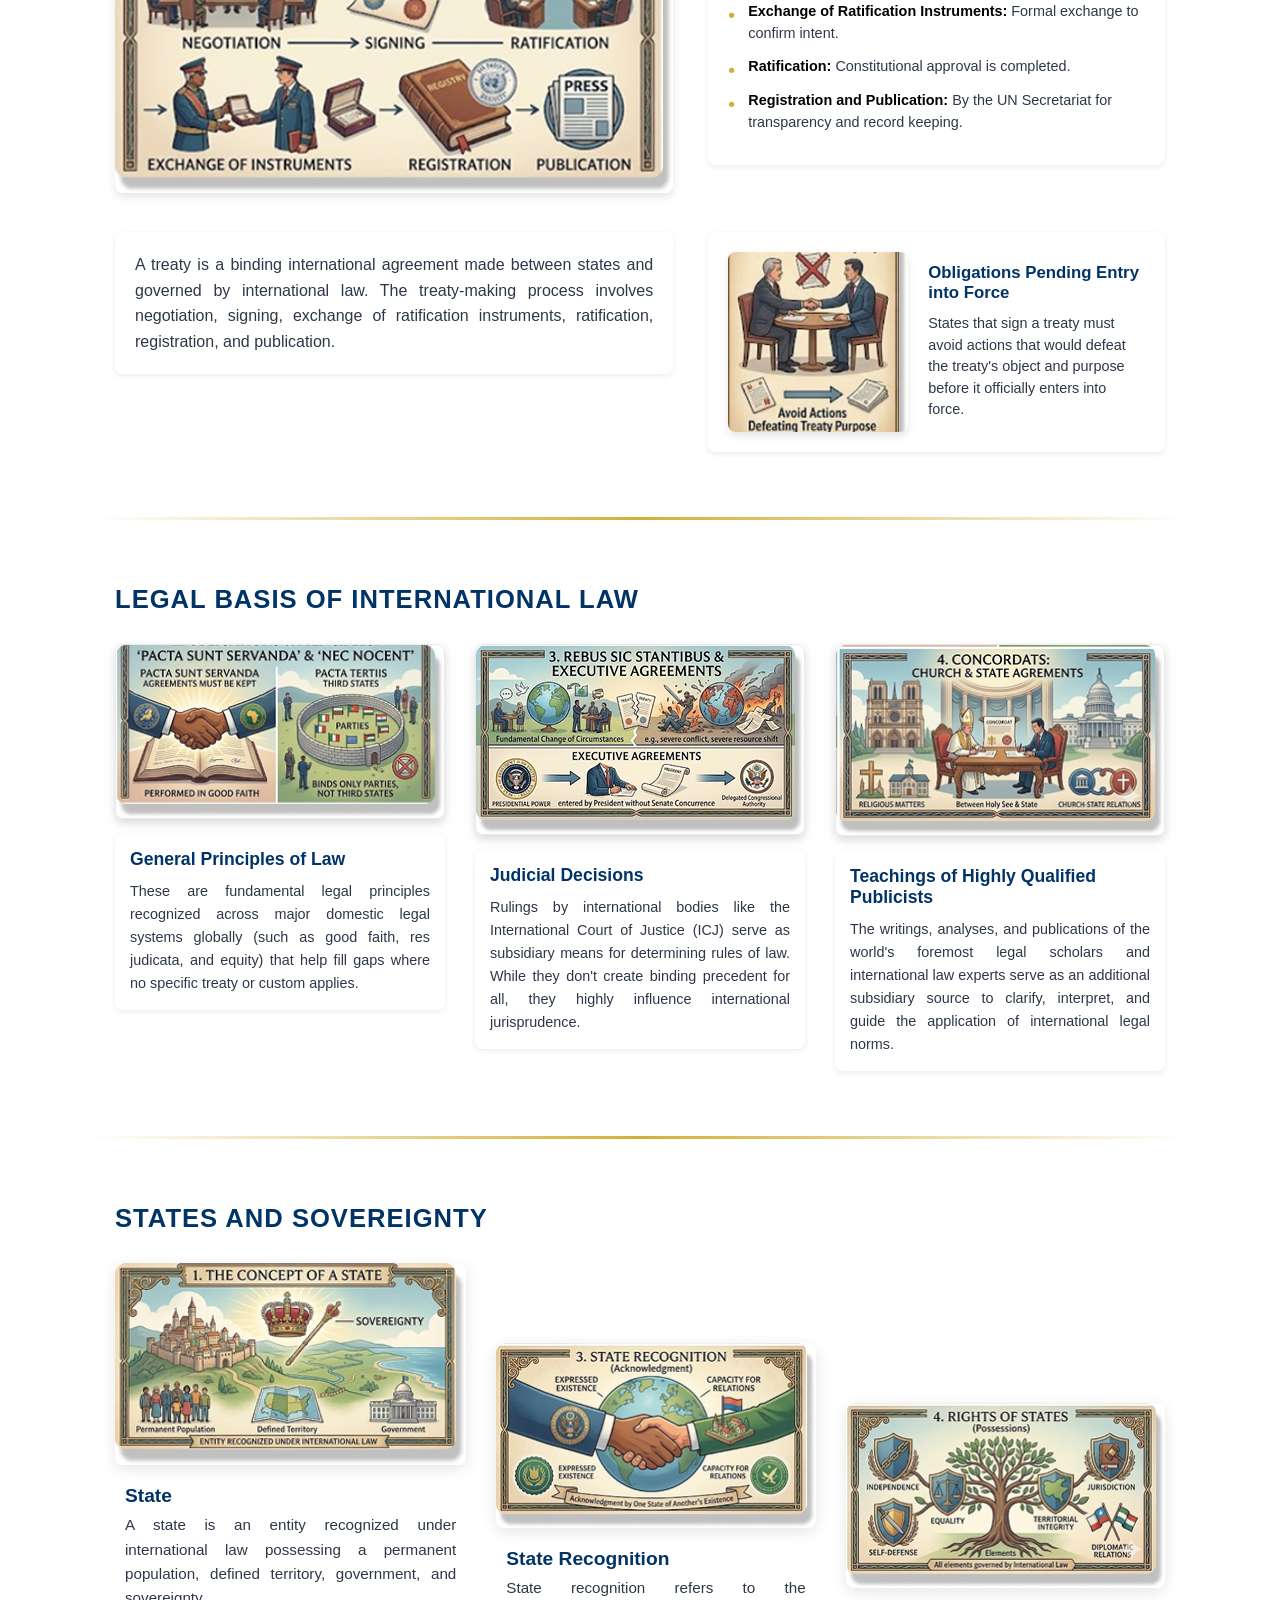
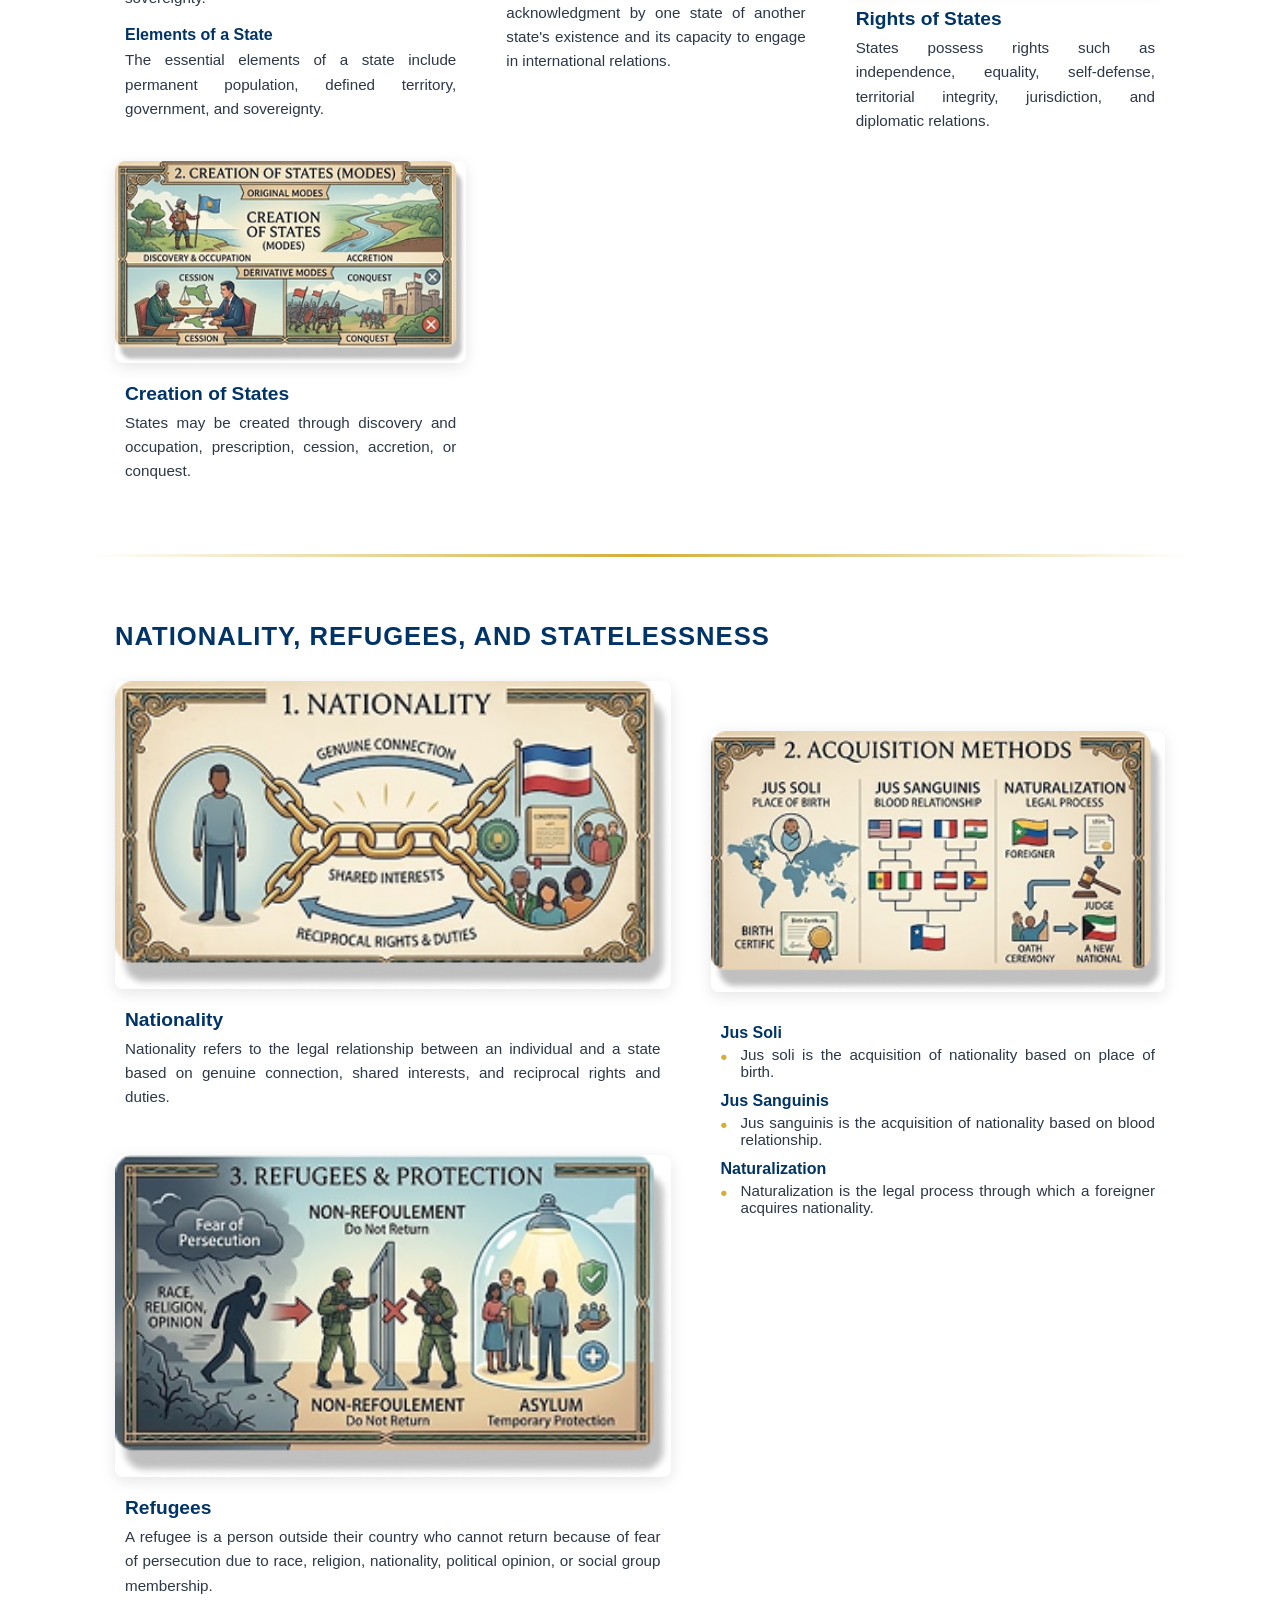
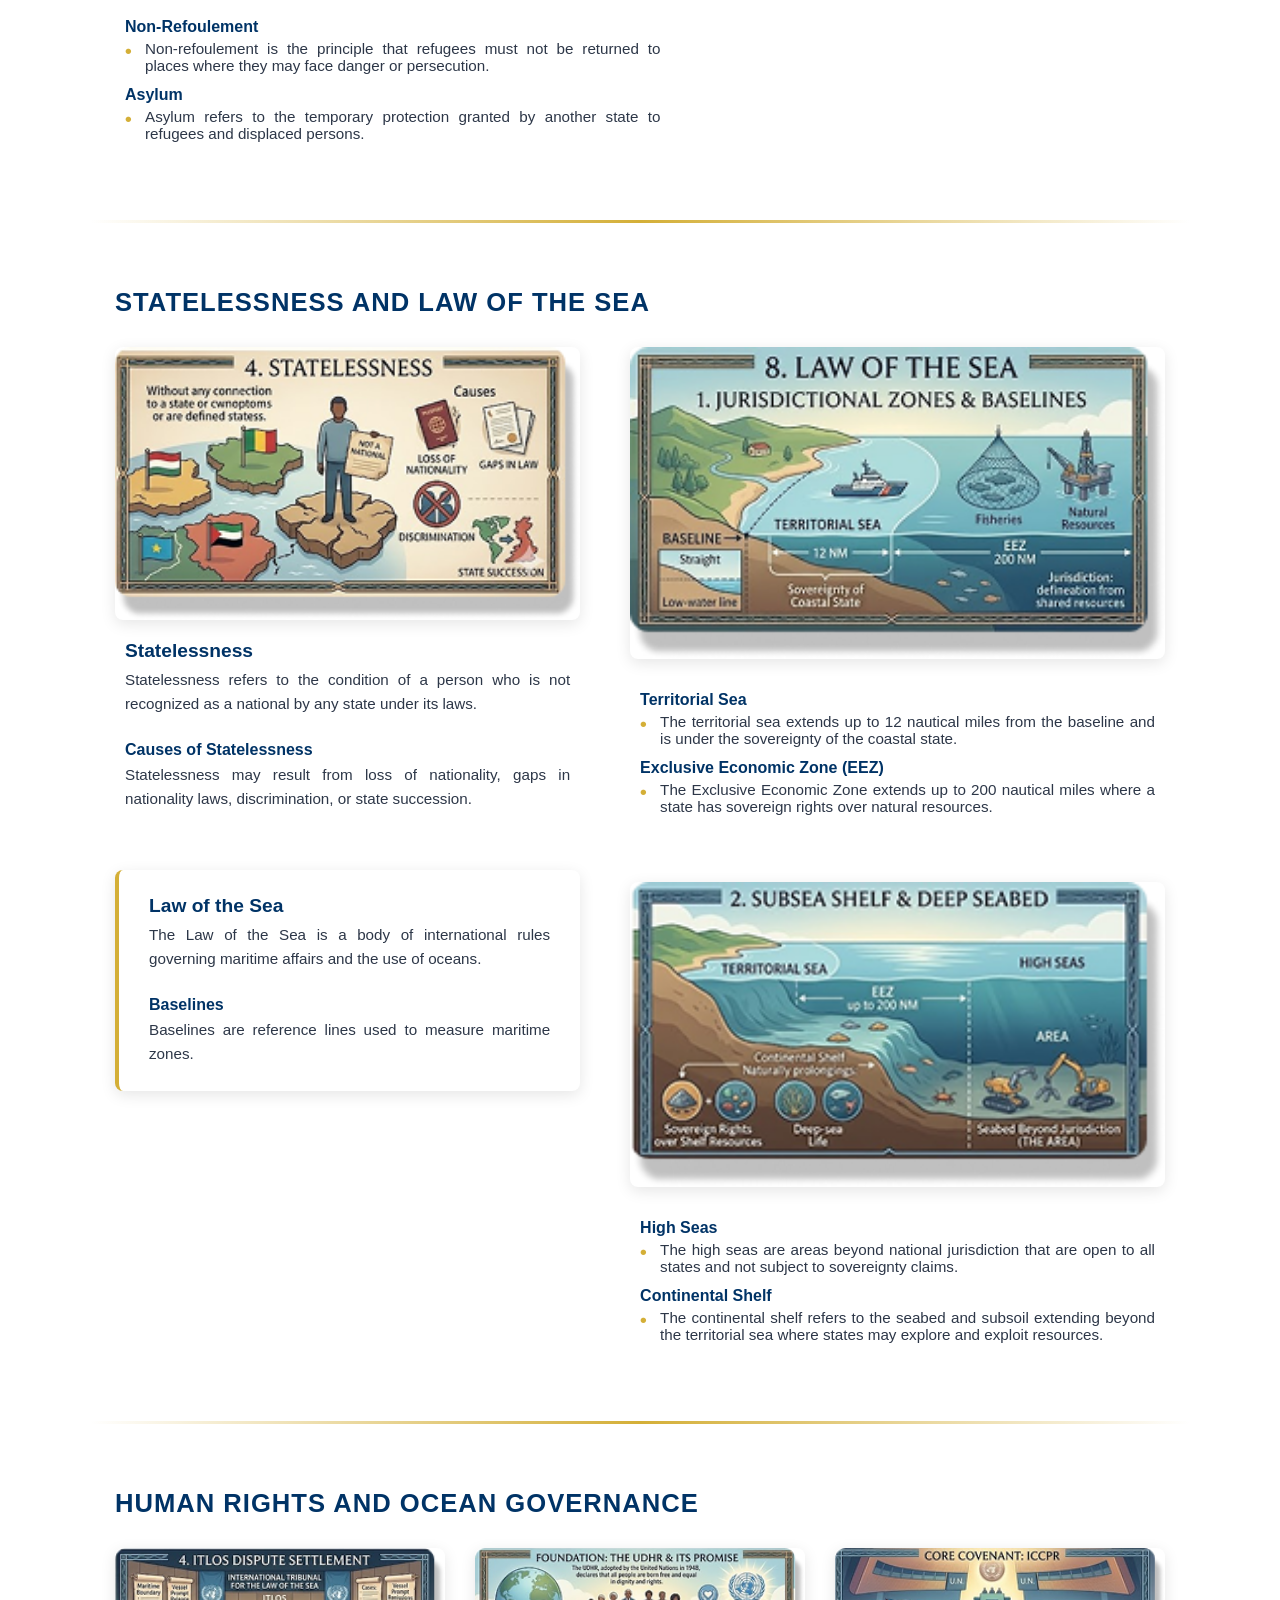
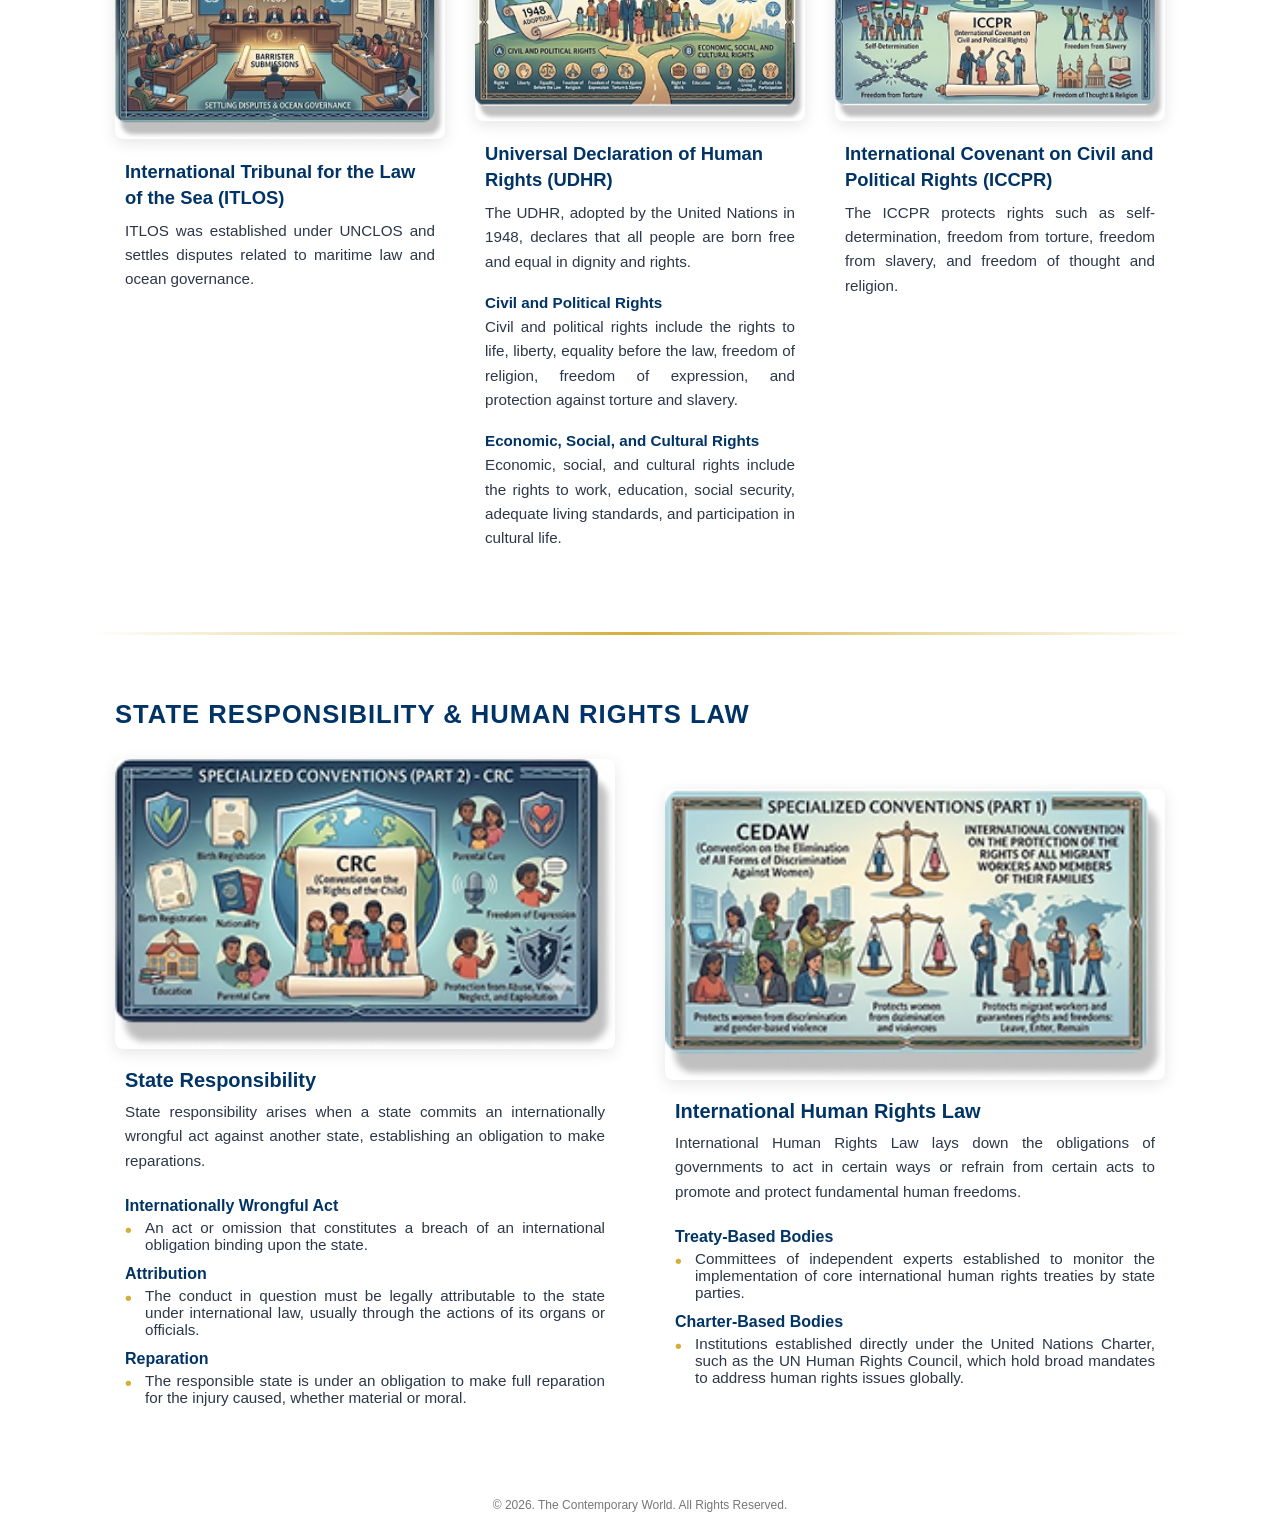
<file: legal-basis.html>
<!DOCTYPE html>
<html lang="en">
<head>
    <meta charset="UTF-8">
    <meta name="viewport" content="width=device-width, initial-scale=1.0">
    <title>Legal Basis of International Relations - The Contemporary World</title>
    <link rel="icon" type="image/png" href="images/logo.png">
    <link rel="stylesheet" href="legal-basis-styles.css">
    <link rel="stylesheet" href="dark-mode-global.css">
</head>
<body>
    <header>
        <div class="header-top">
            <div class="brand-container">
                <img src="images/logo.png" alt="CNSC Logo" class="logo">
                <div class="brand-text">
                    <h1>The Contemporary World</h1>
                    <p>Subject: GEC-9 | Instructor: Jevrech Pearl Narido</p>
                </div>
            </div>
            <div class="greeting">
                <span id="greeting-text">Hello, Good Evening...</span>
                <button id="dark-mode-toggle" class="dark-mode-toggle" aria-label="Toggle dark mode">
                    <span class="toggle-icon">🌙</span>
                </button>
            </div>
        </div>
        <div class="nav-bar">
            <a href="index.html" class="active">Subject Modules</a>
            <a href="quiz.html" class="nav-link">Quiz</a>
            <a href="index.html#about">About Us</a>
        </div>
    </header>

    <main>
        <div class="content-wrapper">
            <div class="page-header">
                <h1 class="main-title">Legal Basis of International Relations</h1>
                <div class="header-buttons">
                    <button class="exit-btn" onclick="window.location.href='index.html'">&#10140; Exit</button>
                </div>
            </div>
            
            <div class="masonry-layout">
                <div class="column">
                    <div class="content-block intro-block">
                        <img src="images/image 3.png" alt="Globe with flags and scales of justice" class="float-left-img">
                        <p><strong>The Legal Basis of International Relations</strong> refers to the laws, principles, treaties, and customs that govern the relationships among states and other international actors. It establishes rules that promote peace, cooperation, justice, and stability in the international community. International law regulates diplomacy, trade, territorial disputes, human rights, and other global concerns.</p>
                    </div>
                    
                    <div class="content-block flex-row-block mt-large">
                        <div class="text-content">
                            <h3>National Law</h3>
                            <p>National law refers to laws that regulate individuals, organizations, and institutions within a state. These laws are enforced by the government of a particular country.</p>
                        </div>
                        <img src="images/image 5 (1).png" alt="Judge in a courtroom">
                    </div>
                </div>
                
                <div class="column">
                    <div class="content-block flex-row-block align-start">
                        <img src="images/image 4.png" alt="Globe with international figures">
                        <div class="text-content">
                            <h3>International Law</h3>
                            <p>International law consists of rules and principles that regulate the conduct and relations of states and international persons. It governs how countries interact with one another in matters involving diplomacy, war, treaties, trade, and human rights.</p>
                        </div>
                    </div>
                    
                    <div class="content-block flex-row-block mt-large">
                        <div class="text-content">
                            <h3>Treaty</h3>
                            <p>A treaty is a written international agreement between states governed by international law. Treaties may be contained in one document or several related documents and are legally binding once ratified.</p>
                        </div>
                        <img src="images/image 2 (1).png" alt="International treaty document">
                    </div>
                </div>
            </div>

            <!-- Section Divider -->
            <div class="section-divider"></div>

            <!-- International Law as Part of Philippine Law Section -->
            <section class="philippine-law-section">
                <h2 class="section-title-phil">INTERNATIONAL LAW AS PART OF PHILIPPINE LAW</h2>
                
                <div class="content-grid-phil">
                    <div class="text-block-phil">
                        <h3>International Law as Part of Philippine Law</h3>
                        <p>The 1987 Philippine Constitution recognizes international law as part of the country's legal system through the Doctrine of Incorporation and the Doctrine of Transformation.</p>
                    </div>
                    
                    <div class="image-block-phil">
                        <img src="images/image 20 (1).png" alt="International Law into Philippine Law Flowchart">
                    </div>
                    
                    <div class="text-block-phil">
                        <h3>Philippine Constitutional Framework for Treaties</h3>
                        <p>Under the 1987 Philippine Constitution, treaties ratified by the President require concurrence by at least two-thirds of all Senate members before they become valid and effective.</p>
                    </div>
                    
                    <div class="image-block-phil">
                        <img src="images/image 21 (1).png" alt="Doctrines of International Law Incorporation">
                    </div>
                    
                    <div class="text-block-phil">
                        <h3>Doctrine of Incorporation</h3>
                        <p>This doctrine states that generally accepted principles of international law automatically become part of Philippine law even without additional legislation.</p>
                    </div>
                    
                    <div class="text-block-phil">
                        <h3>Doctrine of Transformation</h3>
                        <p>This doctrine requires international agreements, especially treaties, to undergo domestic legislative processes before becoming enforceable within the Philippines. Treaties negotiated by the President require concurrence by at least two-thirds of the Senate.</p>
                    </div>
                </div>
            </section>

            <!-- Section Divider -->
            <div class="section-divider"></div>

            <!-- International Conventions Section -->
            <section class="conventions-section">
                <h2 class="section-title-conv">INTERNATIONAL CONVENTIONS</h2>
                
                <div class="content-grid-4">
                    <div class="image-block-conv">
                        <img src="images/image 24.png" alt="International Conventions">
                    </div>
                    
                    <div class="text-block-conv">
                        <h3>International Conventions</h3>
                        <p>International agreements between states, in written form, governed by international law. They can be in a single instrument or multiple related ones (Art. 2(1)(a), Vienna Convention on Law of Treaties).</p>
                    </div>
                    
                    <div class="image-block-conv">
                        <img src="images/image 23.png" alt="Bilateral Conventions">
                    </div>
                    
                    <div class="text-block-conv">
                        <h3>Bilateral Conventions</h3>
                        <p>Bilateral conventions are agreements involving two states only. Examples include defense treaties and extradition agreements.</p>
                    </div>
                    
                    <div class="text-block-conv">
                        <h3>Multilateral Conventions</h3>
                        <p>Multilateral conventions are agreements involving several states. Examples include UNCLOS, ICCPR, CEDAW, and CRC.</p>
                    </div>
                    
                    <div class="image-block-conv">
                        <img src="images/image 25.png" alt="Multilateral Conventions">
                    </div>
                    
                    <div class="text-block-conv">
                        <h3>International Customary Law</h3>
                        <p>International customary law consists of rules derived from consistent state conduct based on the belief that such conduct is legally required.</p>
                    </div>
                    
                    <div class="image-block-conv">
                        <img src="images/image 22.png" alt="International Customary Law">
                    </div>
                </div>
            </section>

            <!-- Section Divider -->
            <div class="section-divider"></div>

            <!-- Customary Law Section -->
            <section class="customary-law-section">
                <h2 class="section-title-custom">CUSTOMARY LAW</h2>
                
                <div class="slide-grid">
                    <div class="grid-item">
                        <img src="images/image 28.png" alt="Essential Elements of Custom" class="slide-img-custom">
                        <img src="images/image 26.png" alt="Kinds of Custom" class="slide-img-custom">
                    </div>
                    
                    <div class="grid-item text-col">
                        <div class="text-block-custom">
                            <h3>Essential Elements:</h3>
                            <ul>
                                <li><strong>State Practice:</strong> Special or local custom refers to long-standing practices between states that create mutual rights and obligations.</li>
                                <li><strong>Opinio Juris:</strong> Opinio juris refers to the belief that a practice is legally obligatory under international law.</li>
                            </ul>
                        </div>
                        
                        <div class="text-block-custom">
                            <h3>Obligations Erga Omnes</h3>
                            <p>Obligations Erga Omnes are obligations owed to the international community as a whole because they protect shared international values and human dignity.</p>
                        </div>
                    </div>
                    
                    <div class="grid-item">
                        <img src="images/image 27.png" alt="Jus Cogens" class="slide-img-custom">
                        
                        <div class="text-block-custom">
                            <h3>Jus Cogens</h3>
                            <p>Jus Cogens, also known as compelling law, refers to peremptory norms with supreme authority in international law. These norms override treaties and ordinary customary rules and cannot be modified except by another rule of the same nature.</p>
                        </div>
                        
                        <img src="images/image 29.png" alt="Erga Omnes" class="slide-img-custom">
                    </div>
                </div>
            </section>

            <!-- Section Divider -->
            <div class="section-divider"></div>

            <!-- Treaties and International Agreements Section -->
            <section class="treaties-section">
                <h2 class="section-title-treaties">TREATIES AND INTERNATIONAL AGREEMENTS</h2>
                
                <div class="content-grid-treaties">
                    <div class="quadrant formation-image">
                        <img src="images/image 30.png" alt="Treaty Formation Process Diagram" class="slide-img-treaties">
                    </div>
                    
                    <div class="quadrant steps-container">
                        <h3>Steps in Treaty Making</h3>
                        <ul class="steps-list">
                            <li><strong>Negotiation:</strong> States discuss and draft terms.</li>
                            <li><strong>Signing:</strong> Representatives formally sign the agreement.</li>
                            <li><strong>Exchange of Ratification Instruments:</strong> Formal exchange to confirm intent.</li>
                            <li><strong>Ratification:</strong> Constitutional approval is completed.</li>
                            <li><strong>Registration and Publication:</strong> By the UN Secretariat for transparency and record keeping.</li>
                        </ul>
                    </div>
                    
                    <div class="quadrant definition-container">
                        <p class="treaty-text">A treaty is a binding international agreement made between states and governed by international law. The treaty-making process involves negotiation, signing, exchange of ratification instruments, ratification, registration, and publication.</p>
                    </div>
                    
                    <div class="quadrant obligations-container">
                        <div class="flex-row-treaties">
                            <img src="images/05b97754-22c0-4b8f-8ad5-ebc28680ef42 1.png" alt="Avoid actions diagram" class="mini-img-treaties">
                            <div class="text-box-treaties">
                                <h3>Obligations Pending Entry into Force</h3>
                                <p>States that sign a treaty must avoid actions that would defeat the treaty's object and purpose before it officially enters into force.</p>
                            </div>
                        </div>
                    </div>
                </div>
            </section>

            <!-- Section Divider -->
            <div class="section-divider"></div>

            <!-- Legal Basis of International Law Section -->
            <section class="legal-basis-section">
                <h2 class="section-title-legal">LEGAL BASIS OF INTERNATIONAL LAW</h2>
                
                <div class="sources-grid">
                    <div class="source-card">
                        <div class="image-container-source">
                            <img src="images/image 31.png" alt="General Principles of Law" class="card-img-source">
                        </div>
                        <div class="text-container-source">
                            <h3>General Principles of Law</h3>
                            <p>These are fundamental legal principles recognized across major domestic legal systems globally (such as good faith, res judicata, and equity) that help fill gaps where no specific treaty or custom applies.</p>
                        </div>
                    </div>
                    
                    <div class="source-card">
                        <div class="image-container-source">
                            <img src="images/image 32.png" alt="Judicial Decisions" class="card-img-source">
                        </div>
                        <div class="text-container-source">
                            <h3>Judicial Decisions</h3>
                            <p>Rulings by international bodies like the International Court of Justice (ICJ) serve as subsidiary means for determining rules of law. While they don't create binding precedent for all, they highly influence international jurisprudence.</p>
                        </div>
                    </div>
                    
                    <div class="source-card">
                        <div class="image-container-source">
                            <img src="images/image 33.png" alt="Teachings of Publicists" class="card-img-source">
                        </div>
                        <div class="text-container-source">
                            <h3>Teachings of Highly Qualified Publicists</h3>
                            <p>The writings, analyses, and publications of the world's foremost legal scholars and international law experts serve as an additional subsidiary source to clarify, interpret, and guide the application of international legal norms.</p>
                        </div>
                    </div>
                </div>
            </section>

            <!-- Section Divider -->
            <div class="section-divider"></div>

            <!-- States and Sovereignty Section -->
            <section class="states-sovereignty-section">
                <h2 class="section-title-states">STATES AND SOVEREIGNTY</h2>
                
                <div class="grid-layout-states">
                    <div class="column-states col-left-states">
                        <section class="card-section-states">
                            <div class="card-image-wrapper-states">
                                <img src="images/image 35.png" alt="1. The Concept of a State Infographic" class="topic-card-states">
                            </div>
                            <div class="card-text-states">
                                <h3>State</h3>
                                <p>A state is an entity recognized under international law possessing a permanent population, defined territory, government, and sovereignty.</p>
                                <h4 class="mt-4-states">Elements of a State</h4>
                                <p>The essential elements of a state include permanent population, defined territory, government, and sovereignty.</p>
                            </div>
                        </section>
                        
                        <section class="card-section-states">
                            <div class="card-image-wrapper-states">
                                <img src="images/image 34.png" alt="2. Creation of States Modes Infographic" class="topic-card-states">
                            </div>
                            <div class="card-text-states">
                                <h3>Creation of States</h3>
                                <p>States may be created through discovery and occupation, prescription, cession, accretion, or conquest.</p>
                            </div>
                        </section>
                    </div>
                    
                    <div class="column-states col-center-states">
                        <section class="card-section-states standalone-center-states">
                            <div class="card-image-wrapper-states">
                                <img src="images/image 36.png" alt="3. State Recognition Infographic" class="topic-card-states">
                            </div>
                            <div class="card-text-states">
                                <h3>State Recognition</h3>
                                <p>State recognition refers to the acknowledgment by one state of another state's existence and its capacity to engage in international relations.</p>
                            </div>
                        </section>
                    </div>
                    
                    <div class="column-states col-right-states">
                        <section class="card-section-states standalone-right-states">
                            <div class="card-image-wrapper-states">
                                <img src="images/image 37.png" alt="4. Rights of States Possessions Infographic" class="topic-card-states">
                            </div>
                            <div class="card-text-states">
                                <h3>Rights of States</h3>
                                <p>States possess rights such as independence, equality, self-defense, territorial integrity, jurisdiction, and diplomatic relations.</p>
                            </div>
                        </section>
                    </div>
                </div>
            </section>

            <!-- Section Divider -->
            <div class="section-divider"></div>

            <!-- Nationality, Refugees, and Statelessness Section -->
            <section class="nationality-section">
                <h2 class="section-title-nationality">NATIONALITY, REFUGEES, AND STATELESSNESS</h2>
                
                <div class="grid-layout-nationality">
                    <div class="column-nationality col-left-nationality">
                        <section class="card-section-nationality">
                            <div class="card-image-wrapper-nationality">
                                <img src="images/image 41.png" alt="1. Nationality Infographic" class="topic-card-nationality">
                            </div>
                            <div class="card-text-nationality">
                                <h3>Nationality</h3>
                                <p>Nationality refers to the legal relationship between an individual and a state based on genuine connection, shared interests, and reciprocal rights and duties.</p>
                            </div>
                        </section>
                        
                        <section class="card-section-nationality">
                            <div class="card-image-wrapper-nationality">
                                <img src="images/image 39.png" alt="3. Refugees & Protection Infographic" class="topic-card-nationality">
                            </div>
                            <div class="card-text-nationality">
                                <h3>Refugees</h3>
                                <p>A refugee is a person outside their country who cannot return because of fear of persecution due to race, religion, nationality, political opinion, or social group membership.</p>
                                <div class="definition-list-nationality mt-3-nationality">
                                    <h4>Non-Refoulement</h4>
                                    <ul>
                                        <li>Non-refoulement is the principle that refugees must not be returned to places where they may face danger or persecution.</li>
                                    </ul>
                                    <h4>Asylum</h4>
                                    <ul>
                                        <li>Asylum refers to the temporary protection granted by another state to refugees and displaced persons.</li>
                                    </ul>
                                </div>
                            </div>
                        </section>
                    </div>
                    
                    <div class="column-nationality col-right-nationality">
                        <section class="card-section-nationality offset-top-nationality">
                            <div class="card-image-wrapper-nationality">
                                <img src="images/image 40.png" alt="2. Acquisition Methods Infographic" class="topic-card-nationality">
                            </div>
                            <div class="card-text-nationality">
                                <div class="definition-list-nationality">
                                    <h4>Jus Soli</h4>
                                    <ul>
                                        <li>Jus soli is the acquisition of nationality based on place of birth.</li>
                                    </ul>
                                    <h4>Jus Sanguinis</h4>
                                    <ul>
                                        <li>Jus sanguinis is the acquisition of nationality based on blood relationship.</li>
                                    </ul>
                                    <h4>Naturalization</h4>
                                    <ul>
                                        <li>Naturalization is the legal process through which a foreigner acquires nationality.</li>
                                    </ul>
                                </div>
                            </div>
                        </section>
                    </div>
                </div>
            </section>

            <!-- Section Divider -->
            <div class="section-divider"></div>

            <!-- Statelessness and Law of the Sea Section -->
            <section class="statelessness-sea-section">
                <h2 class="section-title-sea">STATELESSNESS AND LAW OF THE SEA</h2>
                
                <div class="grid-layout-sea">
                    <div class="column-sea col-left-sea">
                        <section class="card-section-sea">
                            <div class="card-image-wrapper-sea">
                                <img src="images/image 38.png" alt="4. Statelessness Infographic" class="topic-card-sea">
                            </div>
                            <div class="card-text-sea">
                                <h3>Statelessness</h3>
                                <p>Statelessness refers to the condition of a person who is not recognized as a national by any state under its laws.</p>
                                <h4 class="mt-3-sea">Causes of Statelessness</h4>
                                <p>Statelessness may result from loss of nationality, gaps in nationality laws, discrimination, or state succession.</p>
                            </div>
                        </section>
                        
                        <section class="card-section-sea text-only-card-sea mt-3-sea">
                            <div class="card-text-sea">
                                <h3>Law of the Sea</h3>
                                <p>The Law of the Sea is a body of international rules governing maritime affairs and the use of oceans.</p>
                                <h4 class="mt-3-sea">Baselines</h4>
                                <p>Baselines are reference lines used to measure maritime zones.</p>
                            </div>
                        </section>
                    </div>
                    
                    <div class="column-sea col-right-sea">
                        <section class="card-section-sea">
                            <div class="card-image-wrapper-sea">
                                <img src="images/image 42.png" alt="8. Law of the Sea - Jurisdictional Zones & Baselines" class="topic-card-sea">
                            </div>
                            <div class="card-text-sea">
                                <div class="definition-list-sea">
                                    <h4>Territorial Sea</h4>
                                    <ul>
                                        <li>The territorial sea extends up to 12 nautical miles from the baseline and is under the sovereignty of the coastal state.</li>
                                    </ul>
                                    <h4>Exclusive Economic Zone (EEZ)</h4>
                                    <ul>
                                        <li>The Exclusive Economic Zone extends up to 200 nautical miles where a state has sovereign rights over natural resources.</li>
                                    </ul>
                                </div>
                            </div>
                        </section>
                        
                        <section class="card-section-sea mt-3-sea">
                            <div class="card-image-wrapper-sea">
                                <img src="images/image 44.png" alt="2. Subsea Shelf & Deep Seabed Infographic" class="topic-card-sea">
                            </div>
                            <div class="card-text-sea">
                                <div class="definition-list-sea">
                                    <h4>High Seas</h4>
                                    <ul>
                                        <li>The high seas are areas beyond national jurisdiction that are open to all states and not subject to sovereignty claims.</li>
                                    </ul>
                                    <h4>Continental Shelf</h4>
                                    <ul>
                                        <li>The continental shelf refers to the seabed and subsoil extending beyond the territorial sea where states may explore and exploit resources.</li>
                                    </ul>
                                </div>
                            </div>
                        </section>
                    </div>
                </div>
            </section>

            <!-- Section Divider -->
            <div class="section-divider"></div>

            <!-- Human Rights and Ocean Governance Section -->
            <section class="human-rights-section">
                <h2 class="section-title-rights">HUMAN RIGHTS AND OCEAN GOVERNANCE</h2>
                
                <div class="grid-layout-rights">
                    <div class="column-rights">
                        <section class="card-section-rights">
                            <div class="card-image-wrapper-rights">
                                <img src="images/image 43.png" alt="4. ITLOS Dispute Settlement Infographic" class="topic-card-rights">
                            </div>
                            <div class="card-text-rights">
                                <h3>International Tribunal for the Law of the Sea (ITLOS)</h3>
                                <p>ITLOS was established under UNCLOS and settles disputes related to maritime law and ocean governance.</p>
                            </div>
                        </section>
                    </div>
                    
                    <div class="column-rights">
                        <section class="card-section-rights">
                            <div class="card-image-wrapper-rights">
                                <img src="images/image 48.png" alt="Foundation: The UDHR & Its Promise Infographic" class="topic-card-rights">
                            </div>
                            <div class="card-text-rights">
                                <h3>Universal Declaration of Human Rights (UDHR)</h3>
                                <p>The UDHR, adopted by the United Nations in 1948, declares that all people are born free and equal in dignity and rights.</p>
                                <h4 class="mt-3-rights">Civil and Political Rights</h4>
                                <p>Civil and political rights include the rights to life, liberty, equality before the law, freedom of religion, freedom of expression, and protection against torture and slavery.</p>
                                <h4 class="mt-3-rights">Economic, Social, and Cultural Rights</h4>
                                <p>Economic, social, and cultural rights include the rights to work, education, social security, adequate living standards, and participation in cultural life.</p>
                            </div>
                        </section>
                    </div>
                    
                    <div class="column-rights">
                        <section class="card-section-rights">
                            <div class="card-image-wrapper-rights">
                                <img src="images/image 47.png" alt="Core Covenant: ICCPR Infographic" class="topic-card-rights">
                            </div>
                            <div class="card-text-rights">
                                <h3>International Covenant on Civil and Political Rights (ICCPR)</h3>
                                <p>The ICCPR protects rights such as self-determination, freedom from torture, freedom from slavery, and freedom of thought and religion.</p>
                            </div>
                        </section>
                    </div>
                </div>
            </section>

            <!-- Section Divider -->
            <div class="section-divider"></div>

            <!-- State Responsibility & Human Rights Law Section -->
            <section class="state-responsibility-section">
                <h2 class="section-title-responsibility">STATE RESPONSIBILITY & HUMAN RIGHTS LAW</h2>
                
                <div class="grid-layout-responsibility">
                    <div class="column-responsibility">
                        <section class="card-section-responsibility">
                            <div class="card-image-wrapper-responsibility">
                                <img src="images/image 45 (1).png" alt="State Responsibility Infographic" class="topic-card-responsibility">
                            </div>
                            <div class="card-text-responsibility">
                                <h3>State Responsibility</h3>
                                <p>State responsibility arises when a state commits an internationally wrongful act against another state, establishing an obligation to make reparations.</p>
                                <div class="definition-list-responsibility mt-3-responsibility">
                                    <h4>Internationally Wrongful Act</h4>
                                    <ul>
                                        <li>An act or omission that constitutes a breach of an international obligation binding upon the state.</li>
                                    </ul>
                                    <h4>Attribution</h4>
                                    <ul>
                                        <li>The conduct in question must be legally attributable to the state under international law, usually through the actions of its organs or officials.</li>
                                    </ul>
                                    <h4>Reparation</h4>
                                    <ul>
                                        <li>The responsible state is under an obligation to make full reparation for the injury caused, whether material or moral.</li>
                                    </ul>
                                </div>
                            </div>
                        </section>
                    </div>
                    
                    <div class="column-responsibility">
                        <section class="card-section-responsibility offset-slight-responsibility">
                            <div class="card-image-wrapper-responsibility">
                                <img src="images/image 46.png" alt="International Human Rights Law Infographic" class="topic-card-responsibility">
                            </div>
                            <div class="card-text-responsibility">
                                <h3>International Human Rights Law</h3>
                                <p>International Human Rights Law lays down the obligations of governments to act in certain ways or refrain from certain acts to promote and protect fundamental human freedoms.</p>
                                <div class="definition-list-responsibility mt-3-responsibility">
                                    <h4>Treaty-Based Bodies</h4>
                                    <ul>
                                        <li>Committees of independent experts established to monitor the implementation of core international human rights treaties by state parties.</li>
                                    </ul>
                                    <h4>Charter-Based Bodies</h4>
                                    <ul>
                                        <li>Institutions established directly under the United Nations Charter, such as the UN Human Rights Council, which hold broad mandates to address human rights issues globally.</li>
                                    </ul>
                                </div>
                            </div>
                        </section>
                    </div>
                </div>
            </section>
            
        </div>
    </main>

    <footer>&copy; 2026. The Contemporary World. All Rights Reserved.</footer>
    
    <script src="legal-basis-nav.js"></script>
    <script src="dark-mode.js"></script>
</body>
</html>
</file>
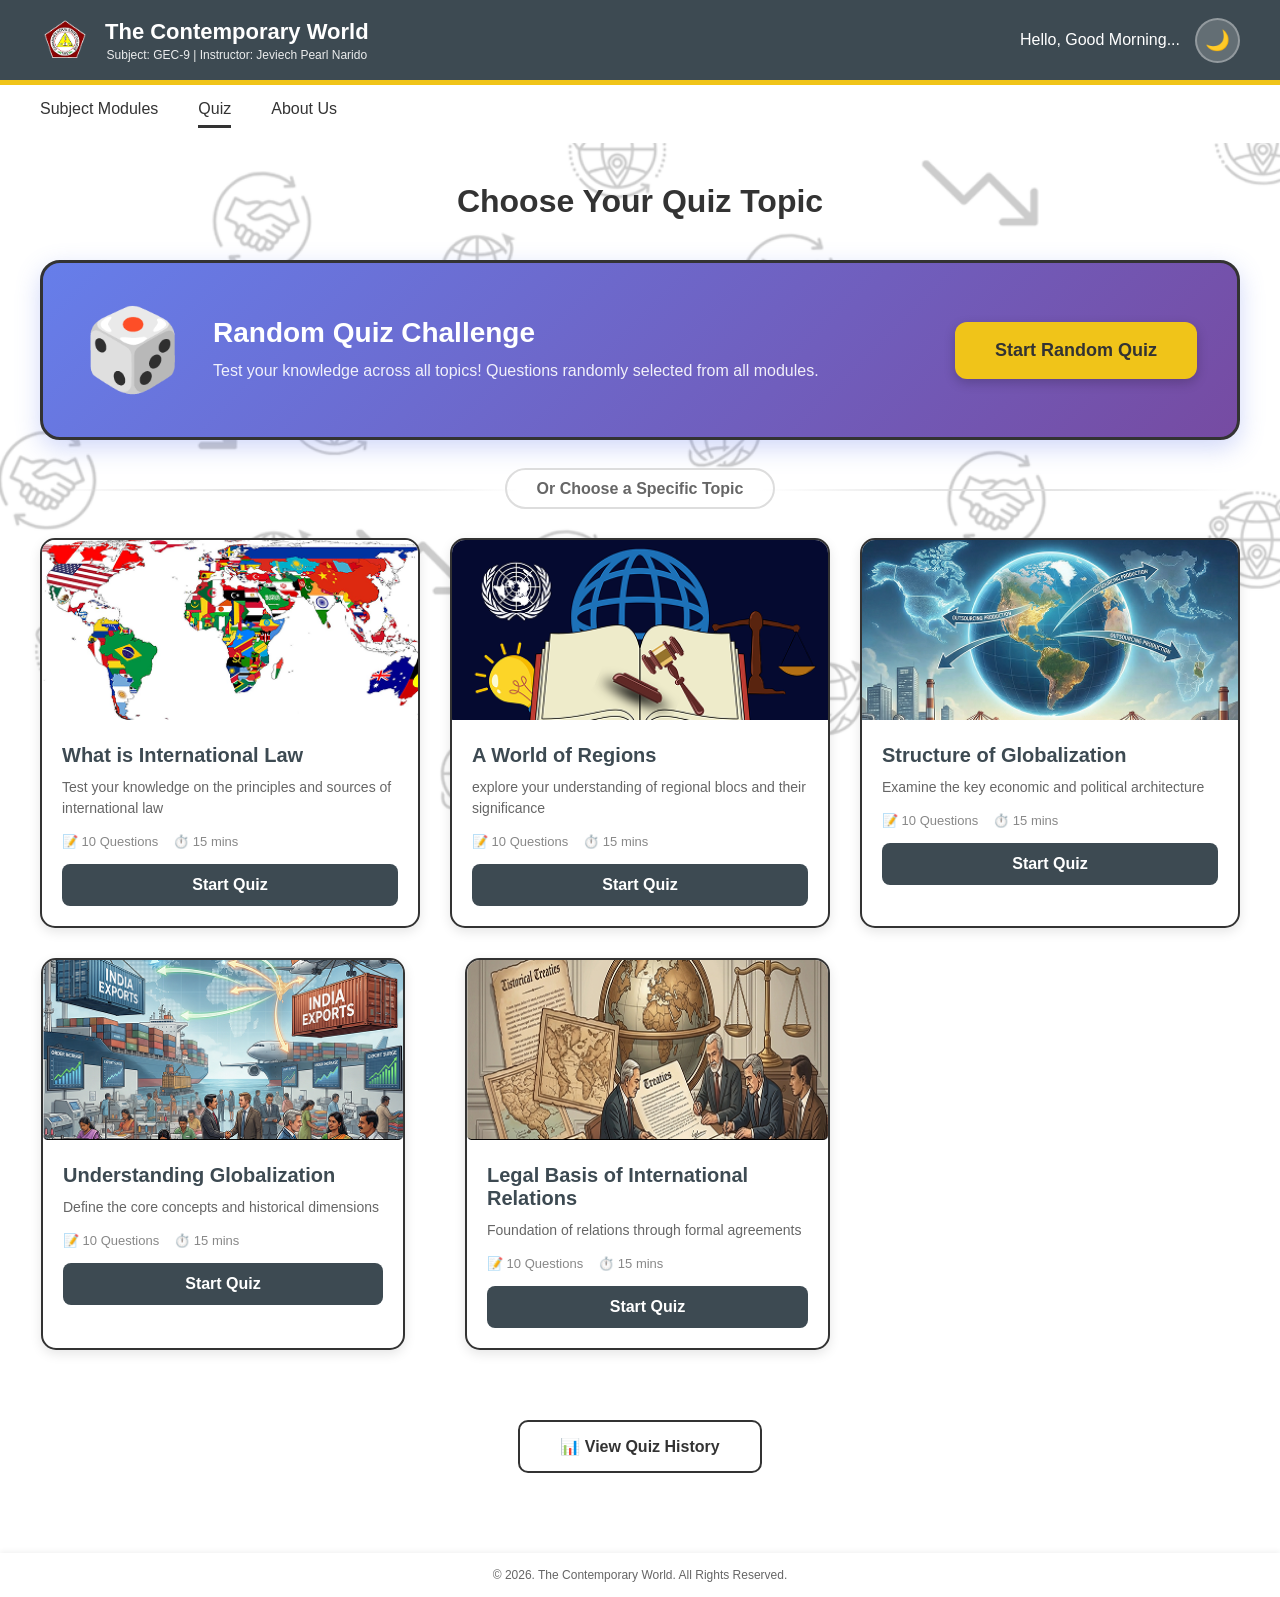
<file: quiz.html>
<!DOCTYPE html>
<html lang="en">
<head>
    <meta charset="UTF-8">
    <meta name="viewport" content="width=device-width, initial-scale=1.0">
    <title>Quiz - The Contemporary World</title>
    <link rel="icon" type="image/png" href="images/logo.png">
    <link rel="stylesheet" href="explore-styles.css">
</head>
<body>
    <header>
    <div class="header-content">
        <div class="logo-section">
            <img src="images/logo.png" alt="CNSC Logo" class="logo">
            <div class="title-section">
                <h1>The Contemporary World</h1>
                <p>Subject: GEC-9 | Instructor: Jeviech Pearl Narido</p>
            </div>
        </div>

        <div class="greeting">
            <p id="greeting-text">Hello, Good Morning...</p>
            <button id="dark-mode-toggle" class="dark-mode-toggle" aria-label="Toggle dark mode">
                    <span class="toggle-icon">🌙</span>
            </button>
        </div>
    </div>

    <nav></nav>

    <div class="nav-links-container">
        <a href="index.html" class="nav-link">Subject Modules</a>
        <a href="quiz.html" class="nav-link active">Quiz</a>
        <a href="index.html#about" class="nav-link">About Us</a>
    </div>
</header>

    <main>
        <!-- Quiz Selection View -->
        <div id="quiz-selection" class="quiz-selection-container">
            <h2 class="page-title">Choose Your Quiz Topic</h2>
            
            <!-- Random Quiz Card -->
            <div class="random-quiz-banner">
                <div class="random-quiz-content">
                    <div class="random-icon">🎲</div>
                    <div class="random-text">
                        <h3>Random Quiz Challenge</h3>
                        <p>Test your knowledge across all topics! Questions randomly selected from all modules.</p>
                    </div>
                    <button class="random-quiz-btn" onclick="startQuiz('random')">Start Random Quiz</button>
                </div>
            </div>

            <div class="topic-divider">
                <span>Or Choose a Specific Topic</span>
            </div>
            
            <div class="quiz-cards-container">
                <div class="quiz-card" data-topic="international-law">
                    <div class="quiz-card-header">
                        <img src="images/Rectangle 11.png" alt="International Law">
                    </div>
                    <div class="quiz-card-body">
                        <h3>What is International Law</h3>
                        <p>Test your knowledge on the principles and sources of international law</p>
                        <div class="quiz-stats">
                            <span class="stat-item">📝 10 Questions</span>
                            <span class="stat-item">⏱️ 15 mins</span>
                        </div>
                        <button class="start-quiz-btn" onclick="startQuiz('international-law')">Start Quiz</button>
                    </div>
                </div>

                <div class="quiz-card" data-topic="world-regions">
                    <div class="quiz-card-header">
                        <img src="images/Rectangle 12.png" alt="World of Regions">
                    </div>
                    <div class="quiz-card-body">
                        <h3>A World of Regions</h3>
                        <p>explore your understanding of regional blocs and their significance</p>
                        <div class="quiz-stats">
                            <span class="stat-item">📝 10 Questions</span>
                            <span class="stat-item">⏱️ 15 mins</span>
                        </div>
                        <button class="start-quiz-btn" onclick="startQuiz('world-regions')">Start Quiz</button>
                    </div>
                </div>

                <div class="quiz-card" data-topic="globalization-structure">
                    <div class="quiz-card-header">
                        <img src="images/Rectangle 15.png" alt="Structure of Globalization">
                    </div>
                    <div class="quiz-card-body">
                        <h3>Structure of Globalization</h3>
                        <p>Examine the key economic and political architecture</p>
                        <div class="quiz-stats">
                            <span class="stat-item">📝 10 Questions</span>
                            <span class="stat-item">⏱️ 15 mins</span>
                        </div>
                        <button class="start-quiz-btn" onclick="startQuiz('globalization-structure')">Start Quiz</button>
                    </div>
                </div>

                <div class="quiz-card" data-topic="understanding-globalization">
                    <div class="quiz-card-header">
                        <img src="images/Rectangle 17.png" alt="Understanding Globalization">
                    </div>
                    <div class="quiz-card-body">
                        <h3>Understanding Globalization</h3>
                        <p>Define the core concepts and historical dimensions</p>
                        <div class="quiz-stats">
                            <span class="stat-item">📝 10 Questions</span>
                            <span class="stat-item">⏱️ 15 mins</span>
                        </div>
                        <button class="start-quiz-btn" onclick="startQuiz('understanding-globalization')">Start Quiz</button>
                    </div>
                </div>

                <div class="quiz-card" data-topic="legal-basis">
                    <div class="quiz-card-header">
                        <img src="images/Rectangle 19.png" alt="Legal Basis">
                    </div>
                    <div class="quiz-card-body">
                        <h3>Legal Basis of International Relations</h3>
                        <p>Foundation of relations through formal agreements</p>
                        <div class="quiz-stats">
                            <span class="stat-item">📝 10 Questions</span>
                            <span class="stat-item">⏱️ 15 mins</span>
                        </div>
                        <button class="start-quiz-btn" onclick="startQuiz('legal-basis')">Start Quiz</button>
                    </div>
                </div>
            </div>

            <div class="history-section">
                <button class="view-history-btn" onclick="viewHistory()">
                    📊 View Quiz History
                </button>
            </div>
        </div>

        <!-- Quiz Taking View -->
        <div id="quiz-taking" class="quiz-taking-container" style="display: none;">
            <div class="quiz-header">
                <div class="quiz-info">
                    <h2 id="quiz-topic-title">Quiz Topic</h2>
                    <div class="quiz-progress">
                        <span id="question-counter">Question 1 of 10</span>
                        <div class="progress-bar">
                            <div class="progress-fill" id="progress-fill"></div>
                        </div>
                    </div>
                </div>
                <button class="exit-quiz-btn" onclick="exitQuiz()">Exit Quiz</button>
            </div>

            <div class="quiz-content">
                <div class="question-card">
                    <div class="question-type" id="question-type">Multiple Choice</div>
                    <h3 class="question-text" id="question-text">Question will appear here</h3>
                    
                    <div class="answers-container" id="answers-container">
                        <!-- Answers will be dynamically inserted here -->
                    </div>

                    <div class="quiz-navigation">
                        <button class="nav-btn" id="prev-btn" onclick="previousQuestion()" disabled>Previous</button>
                        <button class="nav-btn primary" id="next-btn" onclick="nextQuestion()">Next</button>
                    </div>
                </div>
            </div>
        </div>

        <!-- Quiz Results View -->
        <div id="quiz-results" class="quiz-results-container" style="display: none;">
            <div class="results-card">
                <div class="results-header">
                    <h2>Quiz Completed! 🎉</h2>
                    <p id="results-topic">Topic Name</p>
                </div>

                <div class="score-display">
                    <div class="score-circle">
                        <svg width="200" height="200">
                            <circle cx="100" cy="100" r="90" fill="none" stroke="#e0e0e0" stroke-width="12"/>
                            <circle id="score-circle" cx="100" cy="100" r="90" fill="none" stroke="#4CAF50" stroke-width="12" 
                                    stroke-dasharray="565.48" stroke-dashoffset="565.48" transform="rotate(-90 100 100)"/>
                        </svg>
                        <div class="score-text">
                            <span id="score-percentage">0%</span>
                            <span id="score-fraction">0/10</span>
                        </div>
                    </div>
                </div>

                <div class="results-details">
                    <div class="detail-item correct">
                        <span class="detail-icon">✓</span>
                        <span class="detail-label">Correct Answers</span>
                        <span class="detail-value" id="correct-count">0</span>
                    </div>
                    <div class="detail-item incorrect">
                        <span class="detail-icon">✗</span>
                        <span class="detail-label">Incorrect Answers</span>
                        <span class="detail-value" id="incorrect-count">0</span>
                    </div>
                    <div class="detail-item time">
                        <span class="detail-icon">⏱️</span>
                        <span class="detail-label">Time Taken</span>
                        <span class="detail-value" id="time-taken">0:00</span>
                    </div>
                </div>

                <div class="results-actions">
                    <button class="action-btn secondary" onclick="reviewAnswers()">Review Answers</button>
                    <button class="action-btn primary" onclick="backToSelection()">Take Another Quiz</button>
                </div>
            </div>
        </div>

        <!-- Quiz History View -->
        <div id="quiz-history" class="quiz-history-container" style="display: none;">
            <div class="history-header">
                <h2>Quiz History</h2>
                <button class="back-btn" onclick="backToSelection()">← Back to Quizzes</button>
            </div>

            <div class="history-stats">
                <div class="stat-card">
                    <h3 id="total-quizzes">0</h3>
                    <p>Total Quizzes</p>
                </div>
                <div class="stat-card">
                    <h3 id="avg-score">0%</h3>
                    <p>Average Score</p>
                </div>
                <div class="stat-card">
                    <h3 id="best-score">0%</h3>
                    <p>Best Score</p>
                </div>
            </div>

            <div class="history-list" id="history-list">
                <!-- History items will be dynamically inserted here -->
            </div>
        </div>

        <!-- Review Answers View -->
        <div id="review-answers" class="review-answers-container" style="display: none;">
            <div class="review-header">
                <h2>Review Your Answers</h2>
                <button class="back-btn" onclick="backToResults()">← Back to Results</button>
            </div>

            <div class="review-list" id="review-list">
                <!-- Review items will be dynamically inserted here -->
            </div>
        </div>
    </main>

    <footer>
        <p>&copy; 2026. The Contemporary World. All Rights Reserved.</p>
    </footer>

    <script src="quiz.js"></script>
    <script src="explore.js"></script>
</body>
</html>
</file>
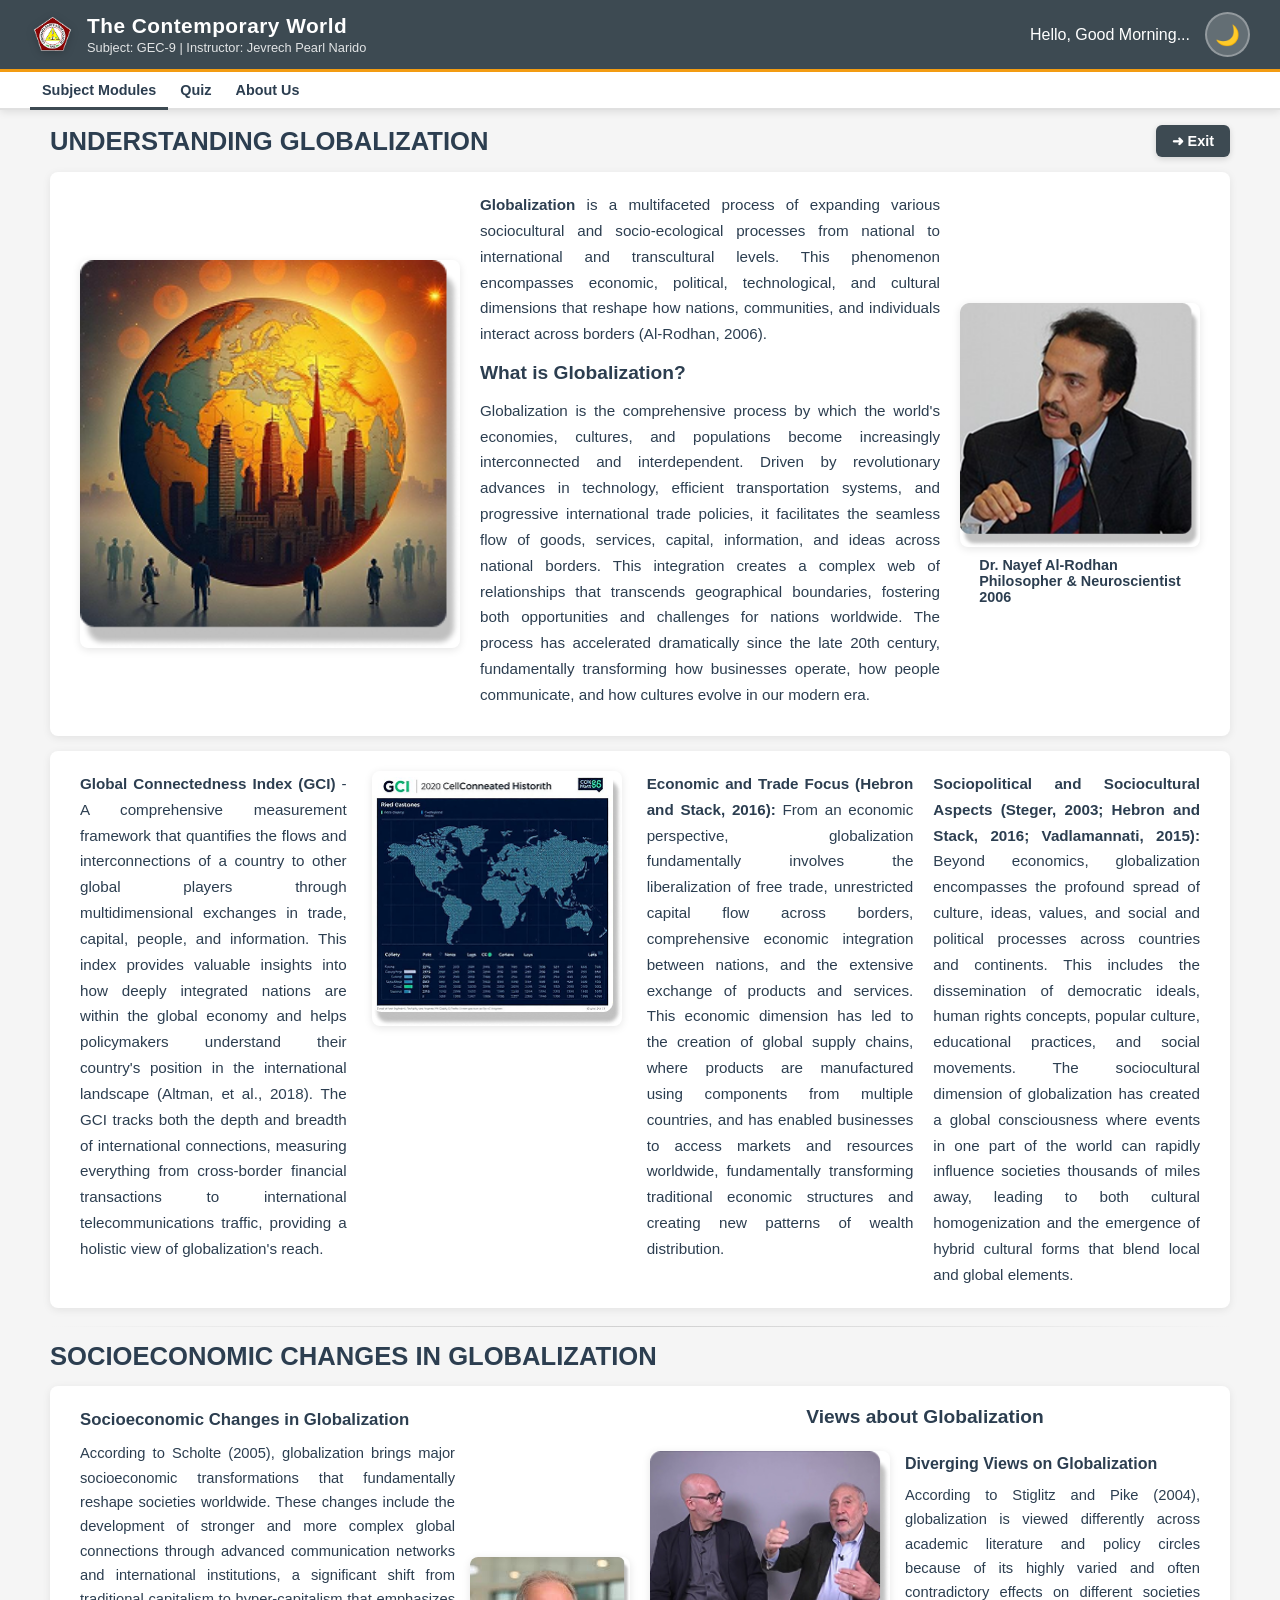
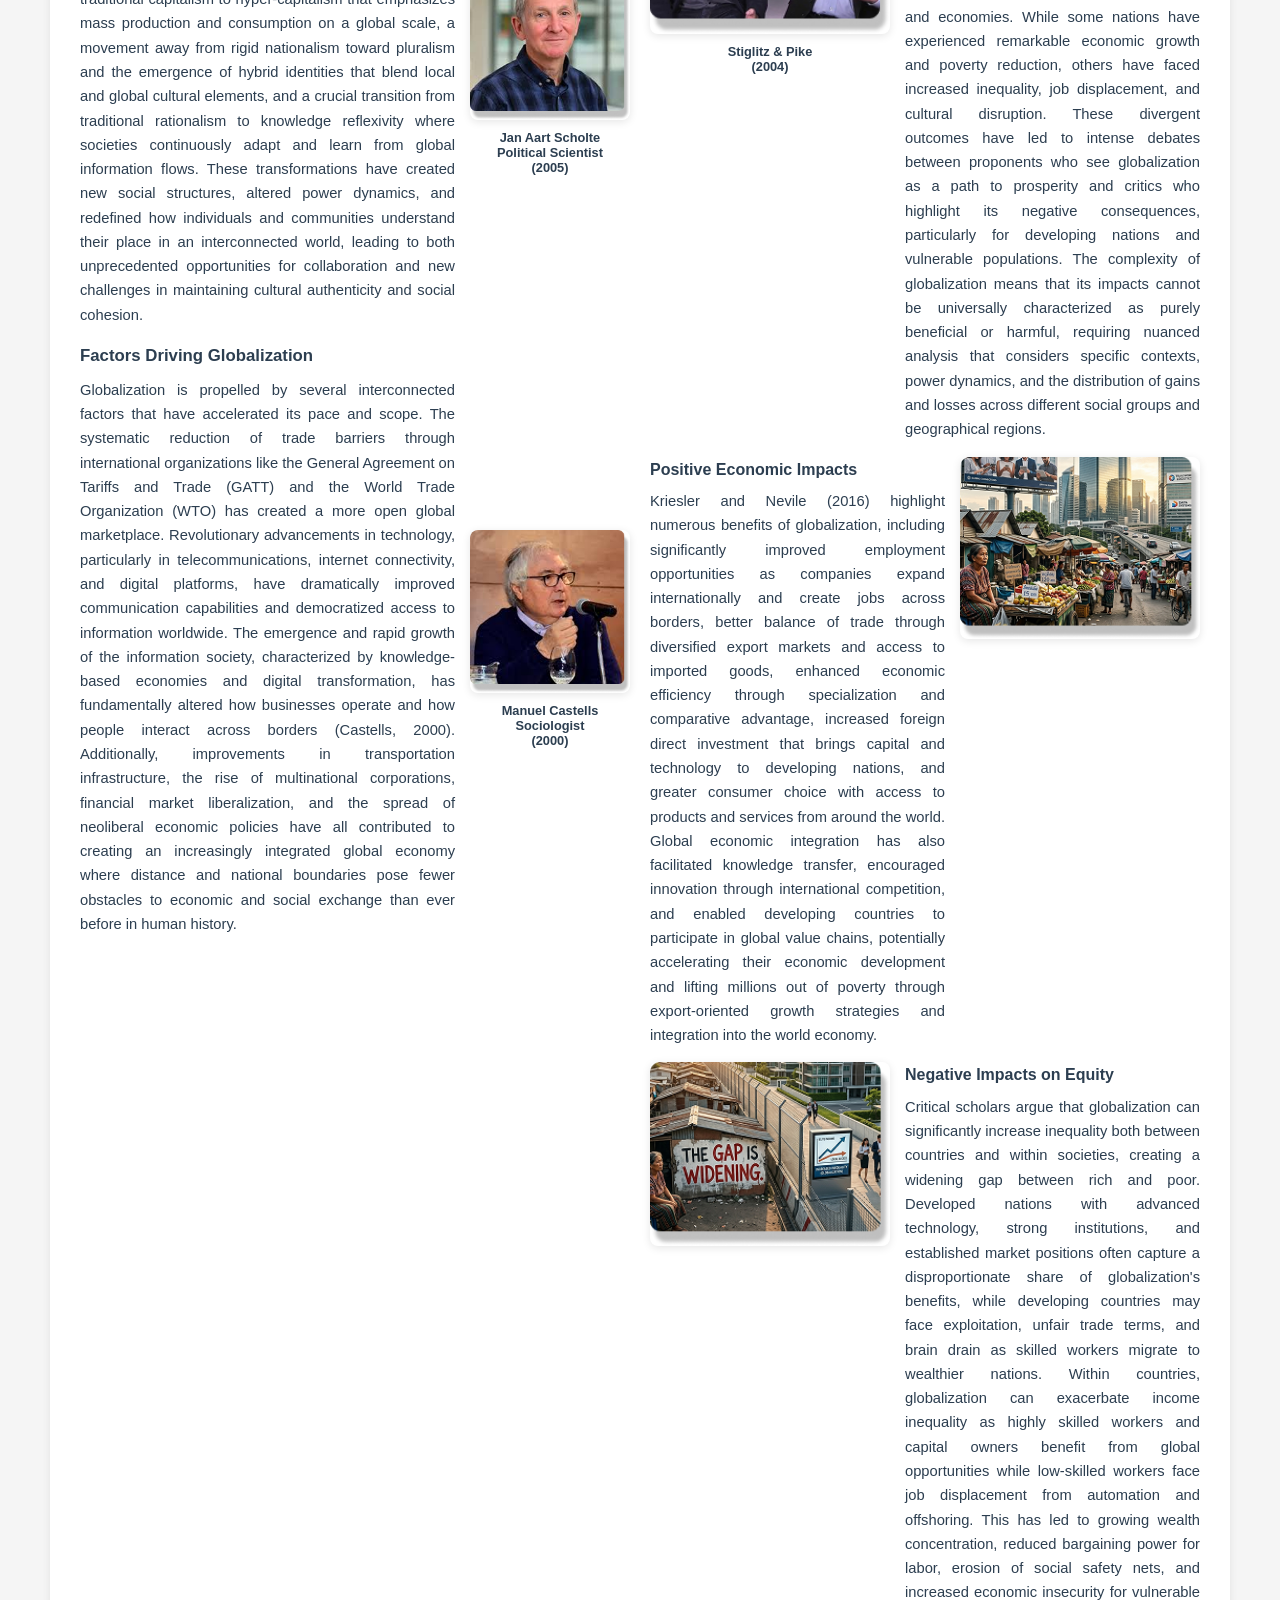
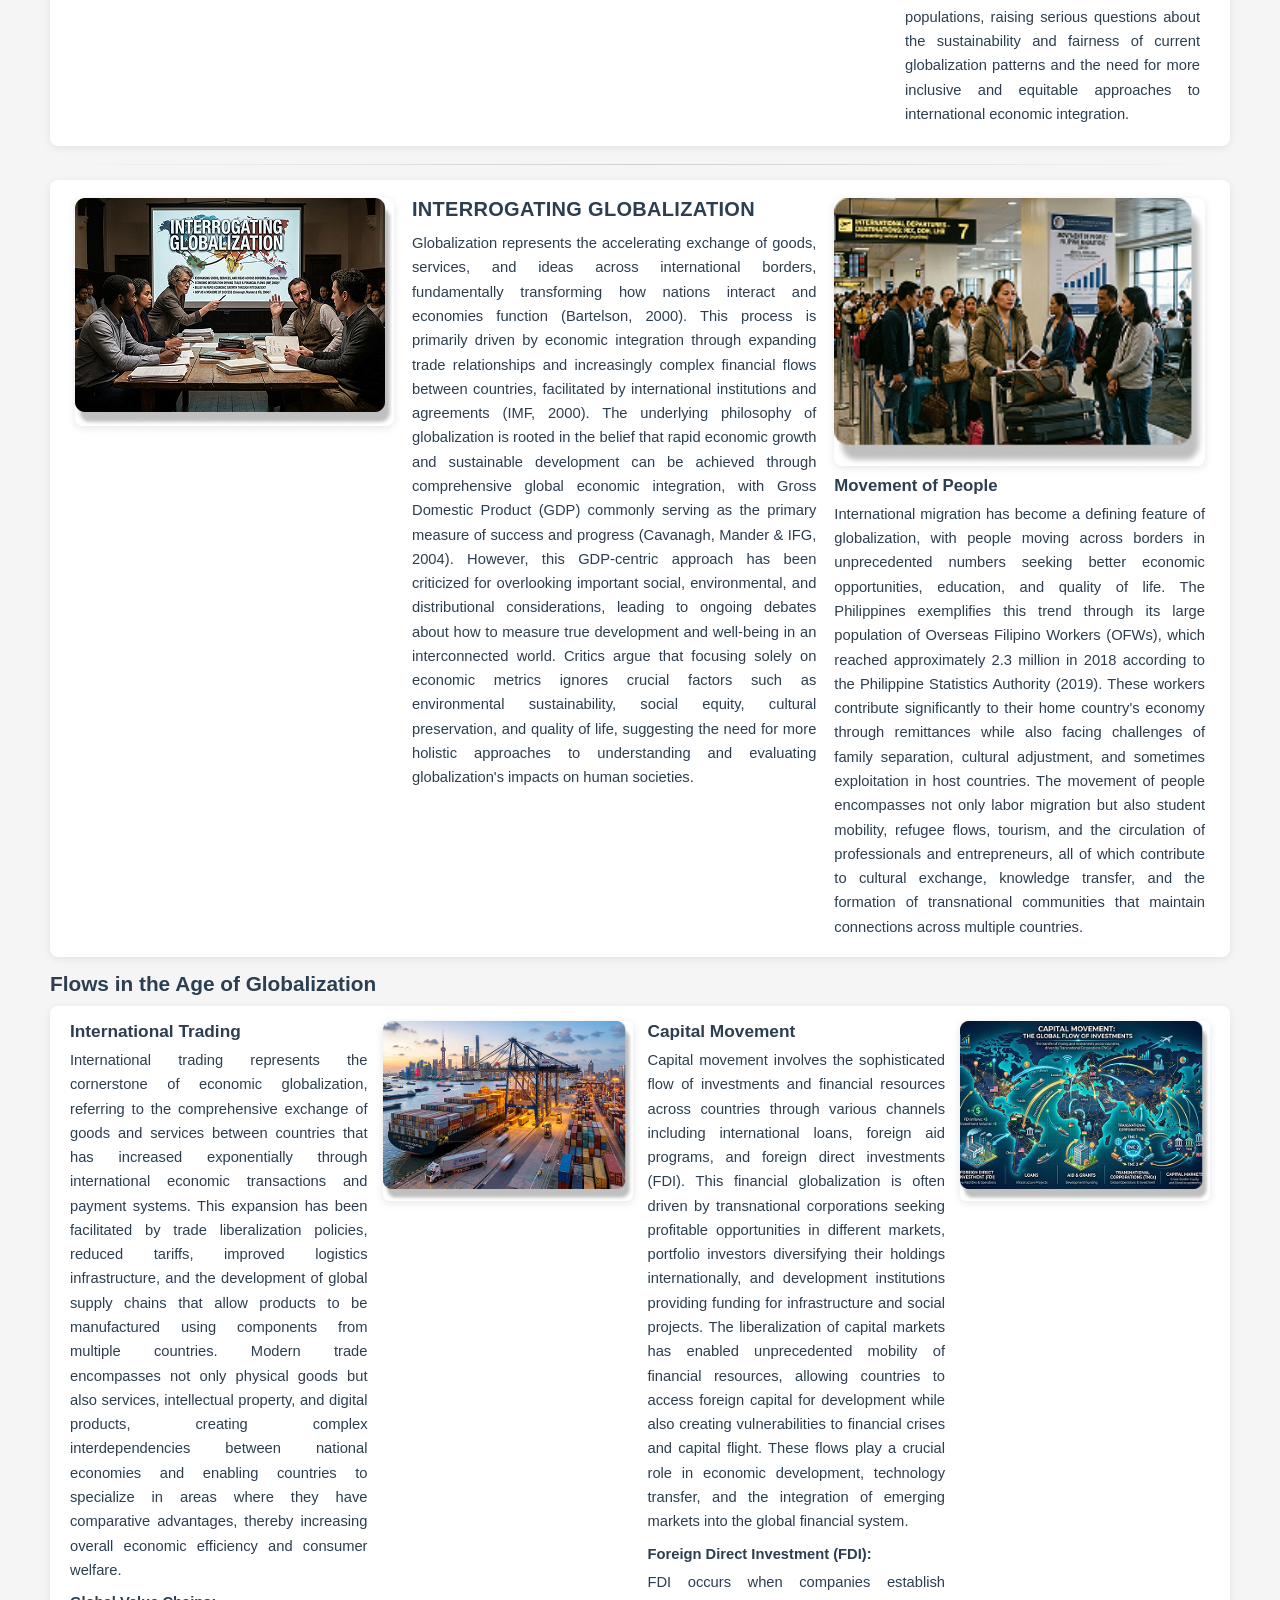
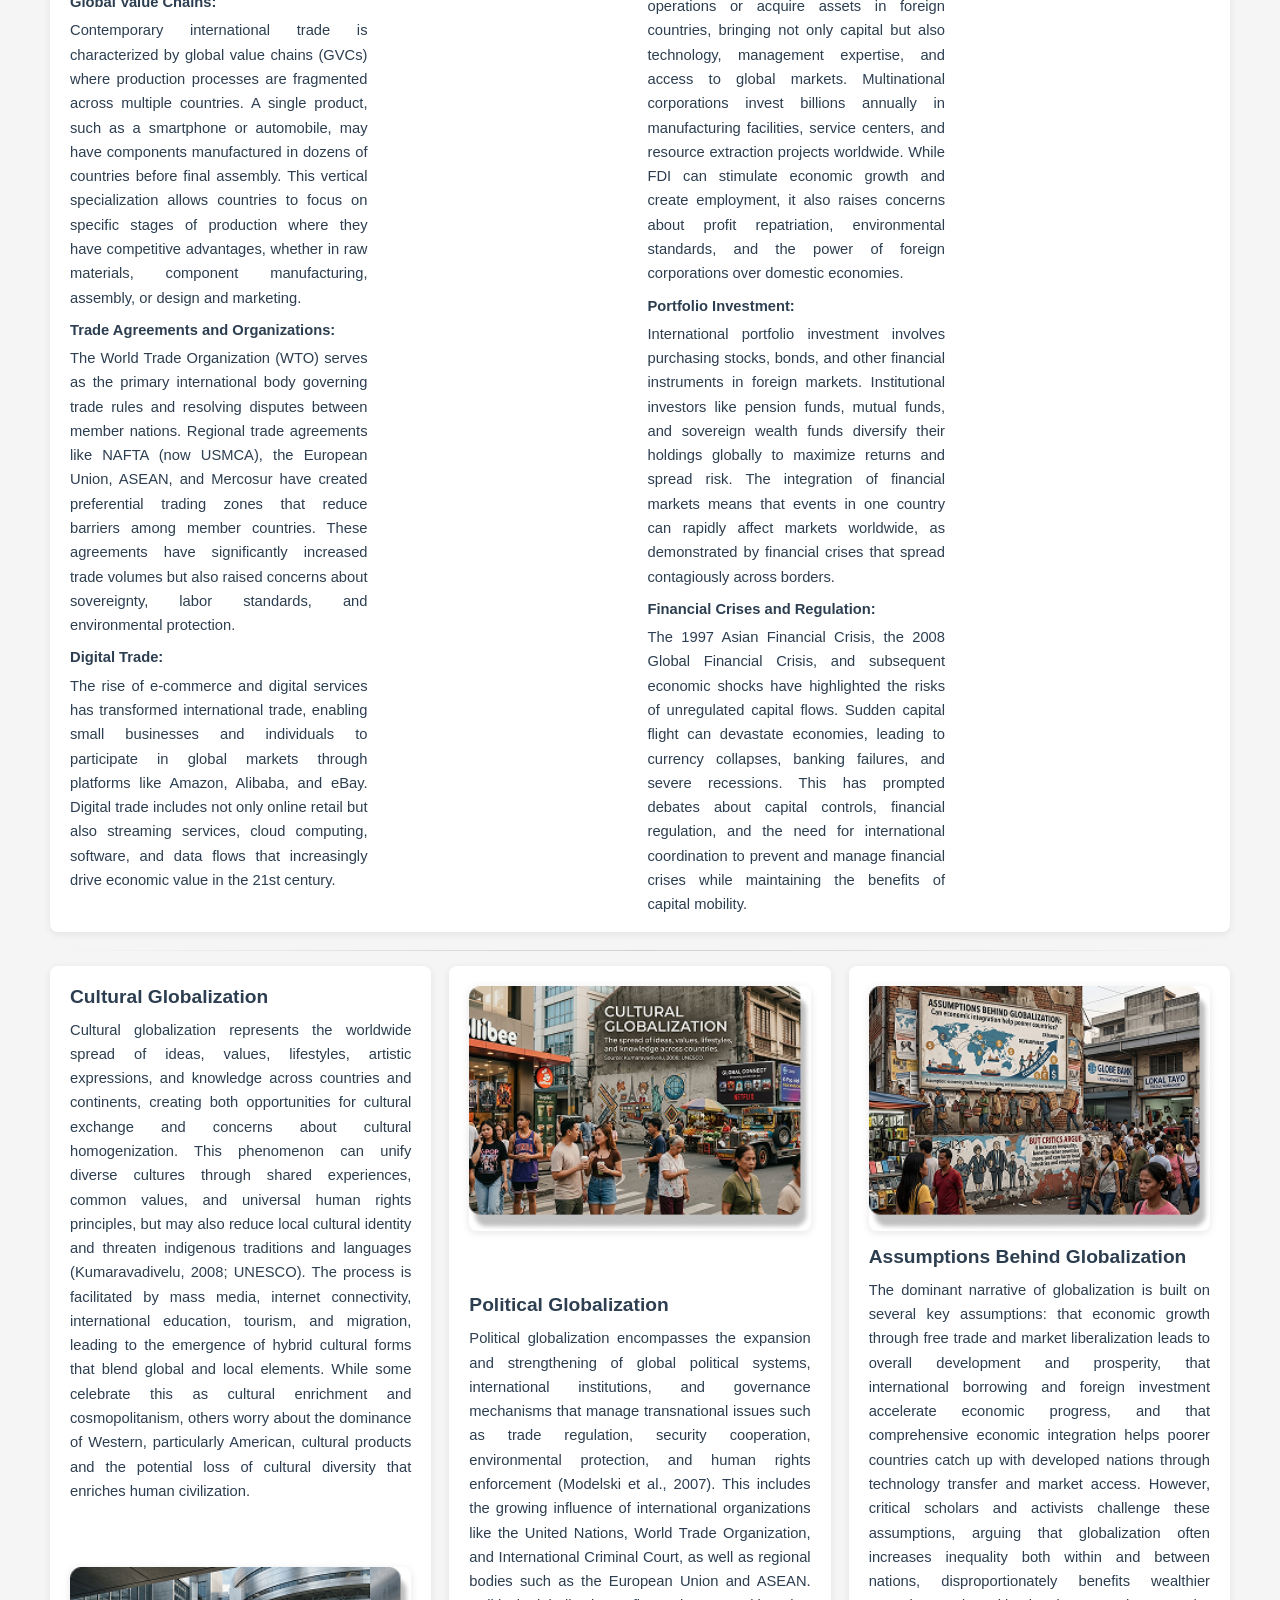
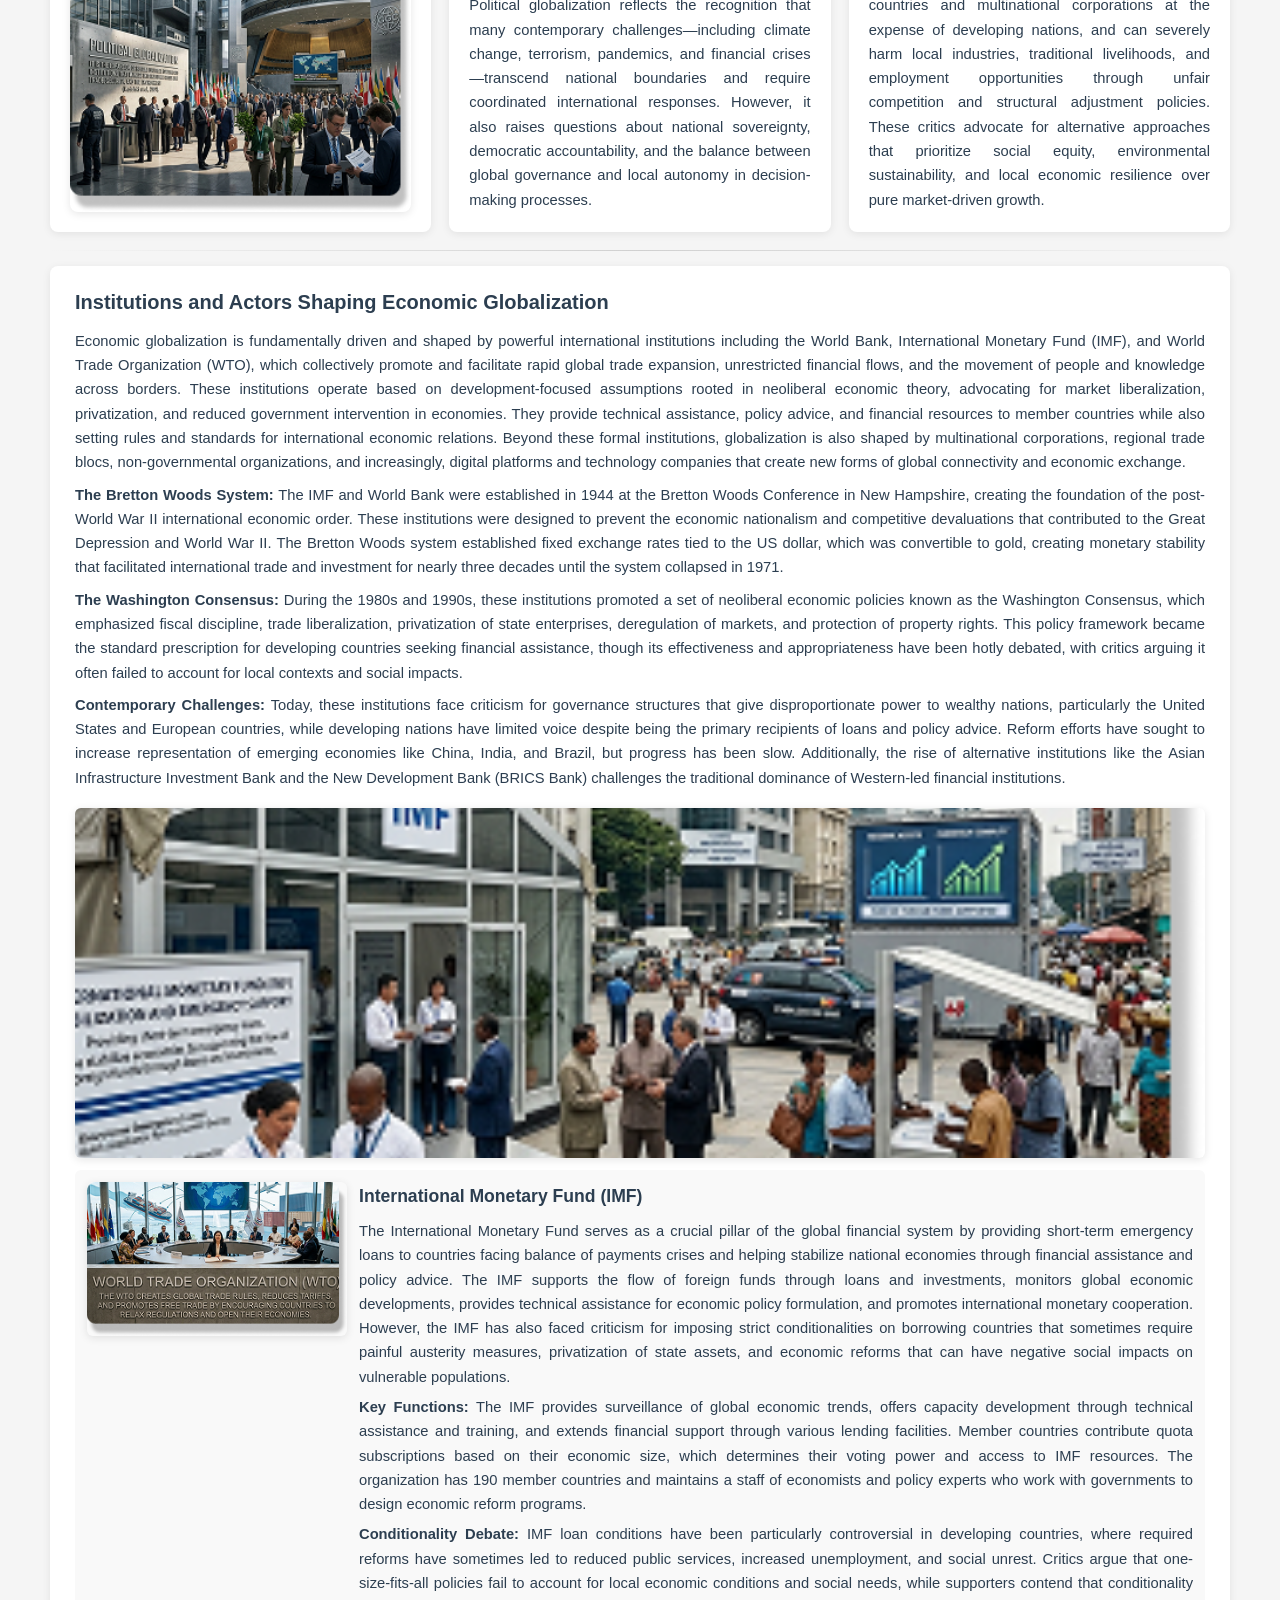
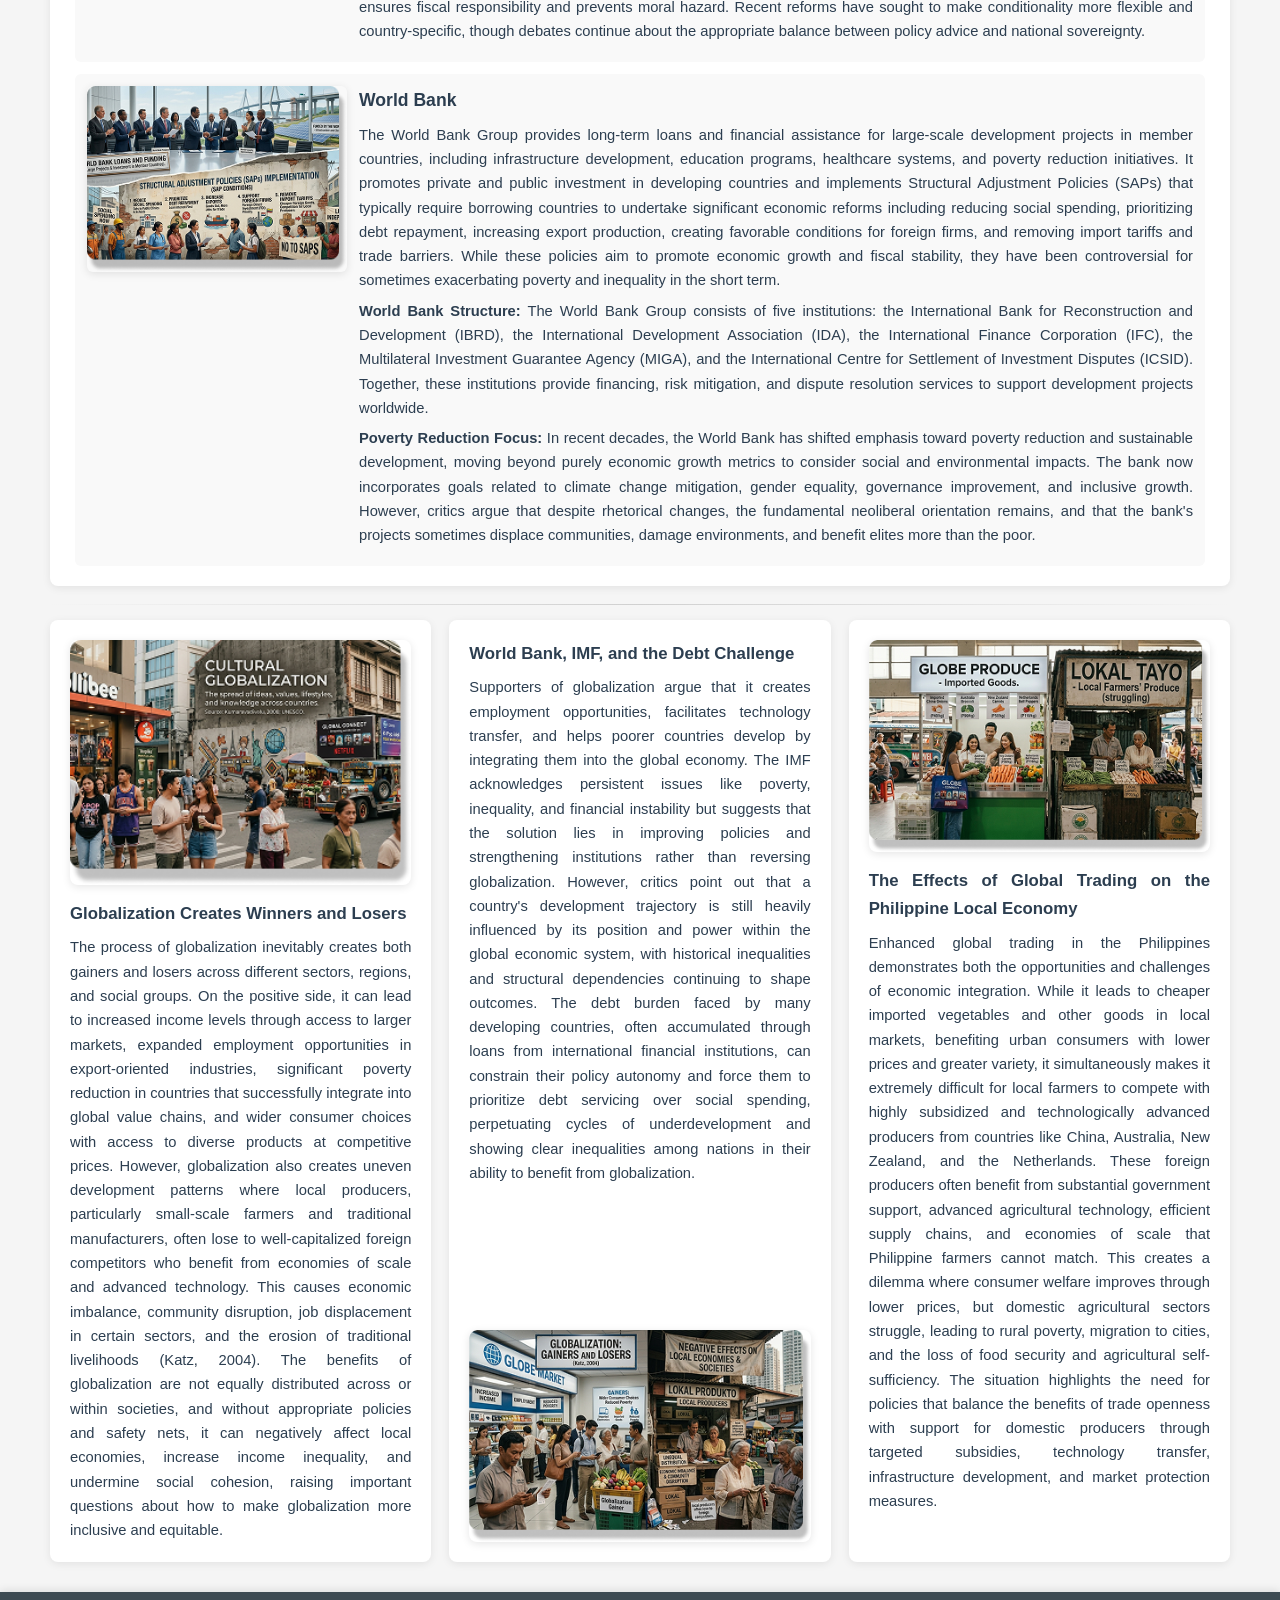
<file: understanding-globalization.html>
<!DOCTYPE html>
<html lang="en">
<head>
    <meta charset="UTF-8">
    <meta name="viewport" content="width=device-width, initial-scale=1.0">
    <title>The Contemporary World - Understanding Globalization</title>
    <link rel="icon" type="image/png" href="images/logo.png">
    <link rel="stylesheet" href="globalization-styles.css">
    <link rel="stylesheet" href="dark-mode-global.css">
</head>
<body>
    <header>
        <div class="header-top">
            <div class="brand-container">
                <img src="images/logo.png" alt="CNSC Logo" class="logo">
                <div class="brand-text">
                    <h1>The Contemporary World</h1>
                    <p>Subject: GEC-9 | Instructor: Jevrech Pearl Narido</p>
                </div>
            </div>
            <div class="greeting">
                <span id="greeting-text">Hello, Good Morning...</span>
                <button id="dark-mode-toggle" class="dark-mode-toggle" aria-label="Toggle dark mode">
                    <span class="toggle-icon">🌙</span>
                </button>
            </div>
        </div>
        <div class="nav-bar">
            <a href="index.html" class="active">Subject Modules</a>
            <a href="quiz.html" class="nav-link">Quiz</a>
            <a href="index.html#about">About Us</a>
        </div>
    </header>

    <main>
        <div class="page-header">
            <h2>UNDERSTANDING GLOBALIZATION</h2>
            <div class="header-buttons">
                <button class="exit-btn" onclick="window.location.href='index.html'">&#10140; Exit</button>
            </div>
        </div>

        <div class="content-top">
            <img src="images/Globe.png" alt="Globe showing cities" class="styled-image img-globe">
            <div class="text-center-block">
                <p><strong>Globalization</strong> is a multifaceted process of expanding various sociocultural and socio-ecological processes from national to international and transcultural levels. This phenomenon encompasses economic, political, technological, and cultural dimensions that reshape how nations, communities, and individuals interact across borders (Al-Rodhan, 2006).</p>
                <h3>What is Globalization?</h3>
                <p>Globalization is the comprehensive process by which the world's economies, cultures, and populations become increasingly interconnected and interdependent. Driven by revolutionary advances in technology, efficient transportation systems, and progressive international trade policies, it facilitates the seamless flow of goods, services, capital, information, and ideas across national borders. This integration creates a complex web of relationships that transcends geographical boundaries, fostering both opportunities and challenges for nations worldwide. The process has accelerated dramatically since the late 20th century, fundamentally transforming how businesses operate, how people communicate, and how cultures evolve in our modern era.</p>
            </div>
            <div class="author-card">
                <img src="images/Pipol.png" alt="Portrait of Al-Rodhan" class="styled-image img-author">
                <p><strong>Dr. Nayef Al-Rodhan</strong><br>Philosopher & Neuroscientist<br>2006</p>
            </div>
        </div>

        <div class="content-bottom">
            <div class="bottom-text-box">
                <p><strong>Global Connectedness Index (GCI)</strong> - A comprehensive measurement framework that quantifies the flows and interconnections of a country to other global players through multidimensional exchanges in trade, capital, people, and information. This index provides valuable insights into how deeply integrated nations are within the global economy and helps policymakers understand their country's position in the international landscape (Altman, et al., 2018). The GCI tracks both the depth and breadth of international connections, measuring everything from cross-border financial transactions to international telecommunications traffic, providing a holistic view of globalization's reach.</p>
            </div>
            <img src="images/Map.png" alt="World Map Data" class="styled-image img-map">
            <div class="bottom-text-box">
                <p><strong>Economic and Trade Focus (Hebron and Stack, 2016):</strong> From an economic perspective, globalization fundamentally involves the liberalization of free trade, unrestricted capital flow across borders, comprehensive economic integration between nations, and the extensive exchange of products and services. This economic dimension has led to the creation of global supply chains, where products are manufactured using components from multiple countries, and has enabled businesses to access markets and resources worldwide, fundamentally transforming traditional economic structures and creating new patterns of wealth distribution.</p>
            </div>
            <div class="bottom-text-box">
                <p><strong>Sociopolitical and Sociocultural Aspects (Steger, 2003; Hebron and Stack, 2016; Vadlamannati, 2015):</strong> Beyond economics, globalization encompasses the profound spread of culture, ideas, values, and social and political processes across countries and continents. This includes the dissemination of democratic ideals, human rights concepts, popular culture, educational practices, and social movements. The sociocultural dimension of globalization has created a global consciousness where events in one part of the world can rapidly influence societies thousands of miles away, leading to both cultural homogenization and the emergence of hybrid cultural forms that blend local and global elements.</p>
            </div>
        </div>

        <!-- Socioeconomic Changes Section -->
        <div class="section-divider"></div>
        
        <div class="page-header">
            <h2>SOCIOECONOMIC CHANGES IN GLOBALIZATION</h2>
        </div>

        <div class="content-grid">
            <div class="left-column">
                <div class="content-row">
                    <div class="text-block">
                        <h3>Socioeconomic Changes in Globalization</h3>
                        <p>According to Scholte (2005), globalization brings major socioeconomic transformations that fundamentally reshape societies worldwide. These changes include the development of stronger and more complex global connections through advanced communication networks and international institutions, a significant shift from traditional capitalism to hyper-capitalism that emphasizes mass production and consumption on a global scale, a movement away from rigid nationalism toward pluralism and the emergence of hybrid identities that blend local and global cultural elements, and a crucial transition from traditional rationalism to knowledge reflexivity where societies continuously adapt and learn from global information flows. These transformations have created new social structures, altered power dynamics, and redefined how individuals and communities understand their place in an interconnected world, leading to both unprecedented opportunities for collaboration and new challenges in maintaining cultural authenticity and social cohesion.</p>
                    </div>
                    <div class="image-block">
                        <img src="images/Whitedude.png" alt="Scholte" class="styled-img portrait">
                        <p class="caption"><strong>Jan Aart Scholte</strong><br>Political Scientist<br>(2005)</p>
                    </div>
                </div>
                <div class="content-row">
                    <div class="text-block">
                        <h3>Factors Driving Globalization</h3>
                        <p>Globalization is propelled by several interconnected factors that have accelerated its pace and scope. The systematic reduction of trade barriers through international organizations like the General Agreement on Tariffs and Trade (GATT) and the World Trade Organization (WTO) has created a more open global marketplace. Revolutionary advancements in technology, particularly in telecommunications, internet connectivity, and digital platforms, have dramatically improved communication capabilities and democratized access to information worldwide. The emergence and rapid growth of the information society, characterized by knowledge-based economies and digital transformation, has fundamentally altered how businesses operate and how people interact across borders (Castells, 2000). Additionally, improvements in transportation infrastructure, the rise of multinational corporations, financial market liberalization, and the spread of neoliberal economic policies have all contributed to creating an increasingly integrated global economy where distance and national boundaries pose fewer obstacles to economic and social exchange than ever before in human history.</p>
                    </div>
                    <div class="image-block">
                        <img src="images/Looksasian.png" alt="Castells" class="styled-img portrait">
                        <p class="caption"><strong>Manuel Castells</strong><br>Sociologist<br>(2000)</p>
                    </div>
                </div>
            </div>
            <div class="right-column">
                <h3 class="section-title">Views about Globalization</h3>
                <div class="content-row right-col-row">
                    <div class="image-block">
                        <img src="images/duos.png" alt="Stiglitz and Pike" class="styled-img landscape">
                        <p class="caption"><strong>Stiglitz & Pike</strong><br>(2004)</p>
                    </div>
                    <div class="text-block">
                        <h4>Diverging Views on Globalization</h4>
                        <p>According to Stiglitz and Pike (2004), globalization is viewed differently across academic literature and policy circles because of its highly varied and often contradictory effects on different societies and economies. While some nations have experienced remarkable economic growth and poverty reduction, others have faced increased inequality, job displacement, and cultural disruption. These divergent outcomes have led to intense debates between proponents who see globalization as a path to prosperity and critics who highlight its negative consequences, particularly for developing nations and vulnerable populations. The complexity of globalization means that its impacts cannot be universally characterized as purely beneficial or harmful, requiring nuanced analysis that considers specific contexts, power dynamics, and the distribution of gains and losses across different social groups and geographical regions.</p>
                    </div>
                </div>
                <div class="content-row right-col-row">
                    <div class="text-block">
                        <h4>Positive Economic Impacts</h4>
                        <p>Kriesler and Nevile (2016) highlight numerous benefits of globalization, including significantly improved employment opportunities as companies expand internationally and create jobs across borders, better balance of trade through diversified export markets and access to imported goods, enhanced economic efficiency through specialization and comparative advantage, increased foreign direct investment that brings capital and technology to developing nations, and greater consumer choice with access to products and services from around the world. Global economic integration has also facilitated knowledge transfer, encouraged innovation through international competition, and enabled developing countries to participate in global value chains, potentially accelerating their economic development and lifting millions out of poverty through export-oriented growth strategies and integration into the world economy.</p>
                    </div>
                    <div class="image-block">
                        <img src="images/market.png" alt="Market" class="styled-img landscape">
                    </div>
                </div>
                <div class="content-row right-col-row">
                    <div class="image-block">
                        <img src="images/widening.png" alt="The gap is widening" class="styled-img landscape">
                    </div>
                    <div class="text-block">
                        <h4>Negative Impacts on Equity</h4>
                        <p>Critical scholars argue that globalization can significantly increase inequality both between countries and within societies, creating a widening gap between rich and poor. Developed nations with advanced technology, strong institutions, and established market positions often capture a disproportionate share of globalization's benefits, while developing countries may face exploitation, unfair trade terms, and brain drain as skilled workers migrate to wealthier nations. Within countries, globalization can exacerbate income inequality as highly skilled workers and capital owners benefit from global opportunities while low-skilled workers face job displacement from automation and offshoring. This has led to growing wealth concentration, reduced bargaining power for labor, erosion of social safety nets, and increased economic insecurity for vulnerable populations, raising serious questions about the sustainability and fairness of current globalization patterns and the need for more inclusive and equitable approaches to international economic integration.</p>
                    </div>
                </div>
            </div>
        </div>

        <!-- Interrogating Globalization Section -->
        <div class="section-divider"></div>
        
        <div class="top-section">
            <div class="interrogate-block">
                <img src="images/meetingba.png" alt="Interrogating Globalization Meeting" class="styled-img main-img">
                <div class="text-content">
                    <h2>INTERROGATING GLOBALIZATION</h2>
                    <p>Globalization represents the accelerating exchange of goods, services, and ideas across international borders, fundamentally transforming how nations interact and economies function (Bartelson, 2000). This process is primarily driven by economic integration through expanding trade relationships and increasingly complex financial flows between countries, facilitated by international institutions and agreements (IMF, 2000). The underlying philosophy of globalization is rooted in the belief that rapid economic growth and sustainable development can be achieved through comprehensive global economic integration, with Gross Domestic Product (GDP) commonly serving as the primary measure of success and progress (Cavanagh, Mander & IFG, 2004). However, this GDP-centric approach has been criticized for overlooking important social, environmental, and distributional considerations, leading to ongoing debates about how to measure true development and well-being in an interconnected world. Critics argue that focusing solely on economic metrics ignores crucial factors such as environmental sustainability, social equity, cultural preservation, and quality of life, suggesting the need for more holistic approaches to understanding and evaluating globalization's impacts on human societies.</p>
                </div>
            </div>
            <div class="movement-block">
                <img src="images/ofw sila.png" alt="Movement of People at Airport" class="styled-img side-img">
                <div class="text-content">
                    <h3>Movement of People</h3>
                    <p>International migration has become a defining feature of globalization, with people moving across borders in unprecedented numbers seeking better economic opportunities, education, and quality of life. The Philippines exemplifies this trend through its large population of Overseas Filipino Workers (OFWs), which reached approximately 2.3 million in 2018 according to the Philippine Statistics Authority (2019). These workers contribute significantly to their home country's economy through remittances while also facing challenges of family separation, cultural adjustment, and sometimes exploitation in host countries. The movement of people encompasses not only labor migration but also student mobility, refugee flows, tourism, and the circulation of professionals and entrepreneurs, all of which contribute to cultural exchange, knowledge transfer, and the formation of transnational communities that maintain connections across multiple countries.</p>
                </div>
            </div>
        </div>

        <h2 class="flows-section-title">Flows in the Age of Globalization</h2>

        <div class="bottom-flows-section">
            <div class="flow-text-box">
                <h3>International Trading</h3>
                <p>International trading represents the cornerstone of economic globalization, referring to the comprehensive exchange of goods and services between countries that has increased exponentially through international economic transactions and payment systems. This expansion has been facilitated by trade liberalization policies, reduced tariffs, improved logistics infrastructure, and the development of global supply chains that allow products to be manufactured using components from multiple countries. Modern trade encompasses not only physical goods but also services, intellectual property, and digital products, creating complex interdependencies between national economies and enabling countries to specialize in areas where they have comparative advantages, thereby increasing overall economic efficiency and consumer welfare.</p>
                
                <p><strong>Global Value Chains:</strong> Contemporary international trade is characterized by global value chains (GVCs) where production processes are fragmented across multiple countries. A single product, such as a smartphone or automobile, may have components manufactured in dozens of countries before final assembly. This vertical specialization allows countries to focus on specific stages of production where they have competitive advantages, whether in raw materials, component manufacturing, assembly, or design and marketing.</p>
                
                <p><strong>Trade Agreements and Organizations:</strong> The World Trade Organization (WTO) serves as the primary international body governing trade rules and resolving disputes between member nations. Regional trade agreements like NAFTA (now USMCA), the European Union, ASEAN, and Mercosur have created preferential trading zones that reduce barriers among member countries. These agreements have significantly increased trade volumes but also raised concerns about sovereignty, labor standards, and environmental protection.</p>
                
                <p><strong>Digital Trade:</strong> The rise of e-commerce and digital services has transformed international trade, enabling small businesses and individuals to participate in global markets through platforms like Amazon, Alibaba, and eBay. Digital trade includes not only online retail but also streaming services, cloud computing, software, and data flows that increasingly drive economic value in the 21st century.</p>
            </div>
            <img src="images/piear.png" alt="Cargo Trading Port" class="styled-img bottom-img">
            <div class="flow-text-box">
                <h3>Capital Movement</h3>
                <p>Capital movement involves the sophisticated flow of investments and financial resources across countries through various channels including international loans, foreign aid programs, and foreign direct investments (FDI). This financial globalization is often driven by transnational corporations seeking profitable opportunities in different markets, portfolio investors diversifying their holdings internationally, and development institutions providing funding for infrastructure and social projects. The liberalization of capital markets has enabled unprecedented mobility of financial resources, allowing countries to access foreign capital for development while also creating vulnerabilities to financial crises and capital flight. These flows play a crucial role in economic development, technology transfer, and the integration of emerging markets into the global financial system.</p>
                
                <p><strong>Foreign Direct Investment (FDI):</strong> FDI occurs when companies establish operations or acquire assets in foreign countries, bringing not only capital but also technology, management expertise, and access to global markets. Multinational corporations invest billions annually in manufacturing facilities, service centers, and resource extraction projects worldwide. While FDI can stimulate economic growth and create employment, it also raises concerns about profit repatriation, environmental standards, and the power of foreign corporations over domestic economies.</p>
                
                <p><strong>Portfolio Investment:</strong> International portfolio investment involves purchasing stocks, bonds, and other financial instruments in foreign markets. Institutional investors like pension funds, mutual funds, and sovereign wealth funds diversify their holdings globally to maximize returns and spread risk. The integration of financial markets means that events in one country can rapidly affect markets worldwide, as demonstrated by financial crises that spread contagiously across borders.</p>
                
                <p><strong>Financial Crises and Regulation:</strong> The 1997 Asian Financial Crisis, the 2008 Global Financial Crisis, and subsequent economic shocks have highlighted the risks of unregulated capital flows. Sudden capital flight can devastate economies, leading to currency collapses, banking failures, and severe recessions. This has prompted debates about capital controls, financial regulation, and the need for international coordination to prevent and manage financial crises while maintaining the benefits of capital mobility.</p>
            </div>
            <img src="images/worldarrow.png" alt="Global Flow of Investments Map" class="styled-img bottom-img">
        </div>

        <!-- Cultural & Political Globalization Section -->
        <div class="section-divider"></div>

        <div class="three-col-layout">
            <div class="column">
                <div class="text-card top-aligned">
                    <h2>Cultural Globalization</h2>
                    <p>Cultural globalization represents the worldwide spread of ideas, values, lifestyles, artistic expressions, and knowledge across countries and continents, creating both opportunities for cultural exchange and concerns about cultural homogenization. This phenomenon can unify diverse cultures through shared experiences, common values, and universal human rights principles, but may also reduce local cultural identity and threaten indigenous traditions and languages (Kumaravadivelu, 2008; UNESCO). The process is facilitated by mass media, internet connectivity, international education, tourism, and migration, leading to the emergence of hybrid cultural forms that blend global and local elements. While some celebrate this as cultural enrichment and cosmopolitanism, others worry about the dominance of Western, particularly American, cultural products and the potential loss of cultural diversity that enriches human civilization.</p>
                </div>
                <img src="images/airport.png" alt="Political Globalization Assembly" class="styled-img bottom-aligned">
            </div>

            <div class="column staggered-col">
                <img src="images/palengke.png" alt="Cultural Globalization Market" class="styled-img top-aligned">
                <div class="text-card bottom-aligned">
                    <h2>Political Globalization</h2>
                    <p>Political globalization encompasses the expansion and strengthening of global political systems, international institutions, and governance mechanisms that manage transnational issues such as trade regulation, security cooperation, environmental protection, and human rights enforcement (Modelski et al., 2007). This includes the growing influence of international organizations like the United Nations, World Trade Organization, and International Criminal Court, as well as regional bodies such as the European Union and ASEAN. Political globalization reflects the recognition that many contemporary challenges—including climate change, terrorism, pandemics, and financial crises—transcend national boundaries and require coordinated international responses. However, it also raises questions about national sovereignty, democratic accountability, and the balance between global governance and local autonomy in decision-making processes.</p>
                </div>
            </div>

            <div class="column staggered-col-alt">
                <img src="images/bgc.png" alt="Assumptions Behind Globalization Mural" class="styled-img top-aligned">
                <div class="text-card bottom-aligned">
                    <h2>Assumptions Behind Globalization</h2>
                    <p>The dominant narrative of globalization is built on several key assumptions: that economic growth through free trade and market liberalization leads to overall development and prosperity, that international borrowing and foreign investment accelerate economic progress, and that comprehensive economic integration helps poorer countries catch up with developed nations through technology transfer and market access. However, critical scholars and activists challenge these assumptions, arguing that globalization often increases inequality both within and between nations, disproportionately benefits wealthier countries and multinational corporations at the expense of developing nations, and can severely harm local industries, traditional livelihoods, and employment opportunities through unfair competition and structural adjustment policies. These critics advocate for alternative approaches that prioritize social equity, environmental sustainability, and local economic resilience over pure market-driven growth.</p>
                </div>
            </div>
        </div>

        <!-- Institutions and Actors Section -->
        <div class="section-divider"></div>

        <div class="perspective-grid">
            <div class="feature-column">
                <div class="text-block">
                    <h2>Institutions and Actors Shaping Economic Globalization</h2>
                    <p>Economic globalization is fundamentally driven and shaped by powerful international institutions including the World Bank, International Monetary Fund (IMF), and World Trade Organization (WTO), which collectively promote and facilitate rapid global trade expansion, unrestricted financial flows, and the movement of people and knowledge across borders. These institutions operate based on development-focused assumptions rooted in neoliberal economic theory, advocating for market liberalization, privatization, and reduced government intervention in economies. They provide technical assistance, policy advice, and financial resources to member countries while also setting rules and standards for international economic relations. Beyond these formal institutions, globalization is also shaped by multinational corporations, regional trade blocs, non-governmental organizations, and increasingly, digital platforms and technology companies that create new forms of global connectivity and economic exchange.</p>
                    
                    <p><strong>The Bretton Woods System:</strong> The IMF and World Bank were established in 1944 at the Bretton Woods Conference in New Hampshire, creating the foundation of the post-World War II international economic order. These institutions were designed to prevent the economic nationalism and competitive devaluations that contributed to the Great Depression and World War II. The Bretton Woods system established fixed exchange rates tied to the US dollar, which was convertible to gold, creating monetary stability that facilitated international trade and investment for nearly three decades until the system collapsed in 1971.</p>
                    
                    <p><strong>The Washington Consensus:</strong> During the 1980s and 1990s, these institutions promoted a set of neoliberal economic policies known as the Washington Consensus, which emphasized fiscal discipline, trade liberalization, privatization of state enterprises, deregulation of markets, and protection of property rights. This policy framework became the standard prescription for developing countries seeking financial assistance, though its effectiveness and appropriateness have been hotly debated, with critics arguing it often failed to account for local contexts and social impacts.</p>
                    
                    <p><strong>Contemporary Challenges:</strong> Today, these institutions face criticism for governance structures that give disproportionate power to wealthy nations, particularly the United States and European countries, while developing nations have limited voice despite being the primary recipients of loans and policy advice. Reform efforts have sought to increase representation of emerging economies like China, India, and Brazil, but progress has been slow. Additionally, the rise of alternative institutions like the Asian Infrastructure Investment Bank and the New Development Bank (BRICS Bank) challenges the traditional dominance of Western-led financial institutions.</p>
                </div>
                <img src="images/helo.png" alt="International Monetary Fund" class="styled-img main-feature-img">
            </div>

            <div class="stacked-column">
                <div class="stacked-row">
                    <img src="images/hilo.png" alt="World Trade Organization" class="styled-img row-img">
                    <div class="text-block">
                        <h3>International Monetary Fund (IMF)</h3>
                        <p>The International Monetary Fund serves as a crucial pillar of the global financial system by providing short-term emergency loans to countries facing balance of payments crises and helping stabilize national economies through financial assistance and policy advice. The IMF supports the flow of foreign funds through loans and investments, monitors global economic developments, provides technical assistance for economic policy formulation, and promotes international monetary cooperation. However, the IMF has also faced criticism for imposing strict conditionalities on borrowing countries that sometimes require painful austerity measures, privatization of state assets, and economic reforms that can have negative social impacts on vulnerable populations.</p>
                        
                        <p><strong>Key Functions:</strong> The IMF provides surveillance of global economic trends, offers capacity development through technical assistance and training, and extends financial support through various lending facilities. Member countries contribute quota subscriptions based on their economic size, which determines their voting power and access to IMF resources. The organization has 190 member countries and maintains a staff of economists and policy experts who work with governments to design economic reform programs.</p>
                        
                        <p><strong>Conditionality Debate:</strong> IMF loan conditions have been particularly controversial in developing countries, where required reforms have sometimes led to reduced public services, increased unemployment, and social unrest. Critics argue that one-size-fits-all policies fail to account for local economic conditions and social needs, while supporters contend that conditionality ensures fiscal responsibility and prevents moral hazard. Recent reforms have sought to make conditionality more flexible and country-specific, though debates continue about the appropriate balance between policy advice and national sovereignty.</p>
                    </div>
                </div>

                <div class="stacked-row">
                    <img src="images/halo.png" alt="World Bank" class="styled-img row-img">
                    <div class="text-block">
                        <h3>World Bank</h3>
                        <p>The World Bank Group provides long-term loans and financial assistance for large-scale development projects in member countries, including infrastructure development, education programs, healthcare systems, and poverty reduction initiatives. It promotes private and public investment in developing countries and implements Structural Adjustment Policies (SAPs) that typically require borrowing countries to undertake significant economic reforms including reducing social spending, prioritizing debt repayment, increasing export production, creating favorable conditions for foreign firms, and removing import tariffs and trade barriers. While these policies aim to promote economic growth and fiscal stability, they have been controversial for sometimes exacerbating poverty and inequality in the short term.</p>
                        
                        <p><strong>World Bank Structure:</strong> The World Bank Group consists of five institutions: the International Bank for Reconstruction and Development (IBRD), the International Development Association (IDA), the International Finance Corporation (IFC), the Multilateral Investment Guarantee Agency (MIGA), and the International Centre for Settlement of Investment Disputes (ICSID). Together, these institutions provide financing, risk mitigation, and dispute resolution services to support development projects worldwide.</p>
                        
                        <p><strong>Poverty Reduction Focus:</strong> In recent decades, the World Bank has shifted emphasis toward poverty reduction and sustainable development, moving beyond purely economic growth metrics to consider social and environmental impacts. The bank now incorporates goals related to climate change mitigation, gender equality, governance improvement, and inclusive growth. However, critics argue that despite rhetorical changes, the fundamental neoliberal orientation remains, and that the bank's projects sometimes displace communities, damage environments, and benefit elites more than the poor.</p>
                    </div>
                </div>
            </div>
        </div>

        <!-- Globalization Impacts Section -->
        <div class="section-divider"></div>

        <div class="content-grid-three">
            <div class="column">
                <img src="images/palengke.png" alt="People looking at a bulletin board regarding World Bank and IMF debts" class="slide-image">
                <div class="text-block">
                    <h3>Globalization Creates Winners and Losers</h3>
                    <p>The process of globalization inevitably creates both gainers and losers across different sectors, regions, and social groups. On the positive side, it can lead to increased income levels through access to larger markets, expanded employment opportunities in export-oriented industries, significant poverty reduction in countries that successfully integrate into global value chains, and wider consumer choices with access to diverse products at competitive prices. However, globalization also creates uneven development patterns where local producers, particularly small-scale farmers and traditional manufacturers, often lose to well-capitalized foreign competitors who benefit from economies of scale and advanced technology. This causes economic imbalance, community disruption, job displacement in certain sectors, and the erosion of traditional livelihoods (Katz, 2004). The benefits of globalization are not equally distributed across or within societies, and without appropriate policies and safety nets, it can negatively affect local economies, increase income inequality, and undermine social cohesion, raising important questions about how to make globalization more inclusive and equitable.</p>
                </div>
            </div>

            <div class="column">
                <div class="text-block">
                    <h3>World Bank, IMF, and the Debt Challenge</h3>
                    <p>Supporters of globalization argue that it creates employment opportunities, facilitates technology transfer, and helps poorer countries develop by integrating them into the global economy. The IMF acknowledges persistent issues like poverty, inequality, and financial instability but suggests that the solution lies in improving policies and strengthening institutions rather than reversing globalization. However, critics point out that a country's development trajectory is still heavily influenced by its position and power within the global economic system, with historical inequalities and structural dependencies continuing to shape outcomes. The debt burden faced by many developing countries, often accumulated through loans from international financial institutions, can constrain their policy autonomy and force them to prioritize debt servicing over social spending, perpetuating cycles of underdevelopment and showing clear inequalities among nations in their ability to benefit from globalization.</p>
                </div>
                <img src="images/palengkeden.png" alt="Comparison between a modern globe market and a struggling local market" class="slide-image">
            </div>

            <div class="column">
                <img src="images/palengkedento.png" alt="Comparison of imported goods versus struggling local farmers produce" class="slide-image">
                <div class="text-block">
                    <h3>The Effects of Global Trading on the Philippine Local Economy</h3>
                    <p>Enhanced global trading in the Philippines demonstrates both the opportunities and challenges of economic integration. While it leads to cheaper imported vegetables and other goods in local markets, benefiting urban consumers with lower prices and greater variety, it simultaneously makes it extremely difficult for local farmers to compete with highly subsidized and technologically advanced producers from countries like China, Australia, New Zealand, and the Netherlands. These foreign producers often benefit from substantial government support, advanced agricultural technology, efficient supply chains, and economies of scale that Philippine farmers cannot match. This creates a dilemma where consumer welfare improves through lower prices, but domestic agricultural sectors struggle, leading to rural poverty, migration to cities, and the loss of food security and agricultural self-sufficiency. The situation highlights the need for policies that balance the benefits of trade openness with support for domestic producers through targeted subsidies, technology transfer, infrastructure development, and market protection measures.</p>
                </div>
            </div>
        </div>
    </main>

    <footer>&copy; 2025 The Contemporary World. All Rights Reserved.</footer>

    <script src="globalization-script.js"></script>
    <script src="dark-mode.js"></script>
</body>
</html>
</file>
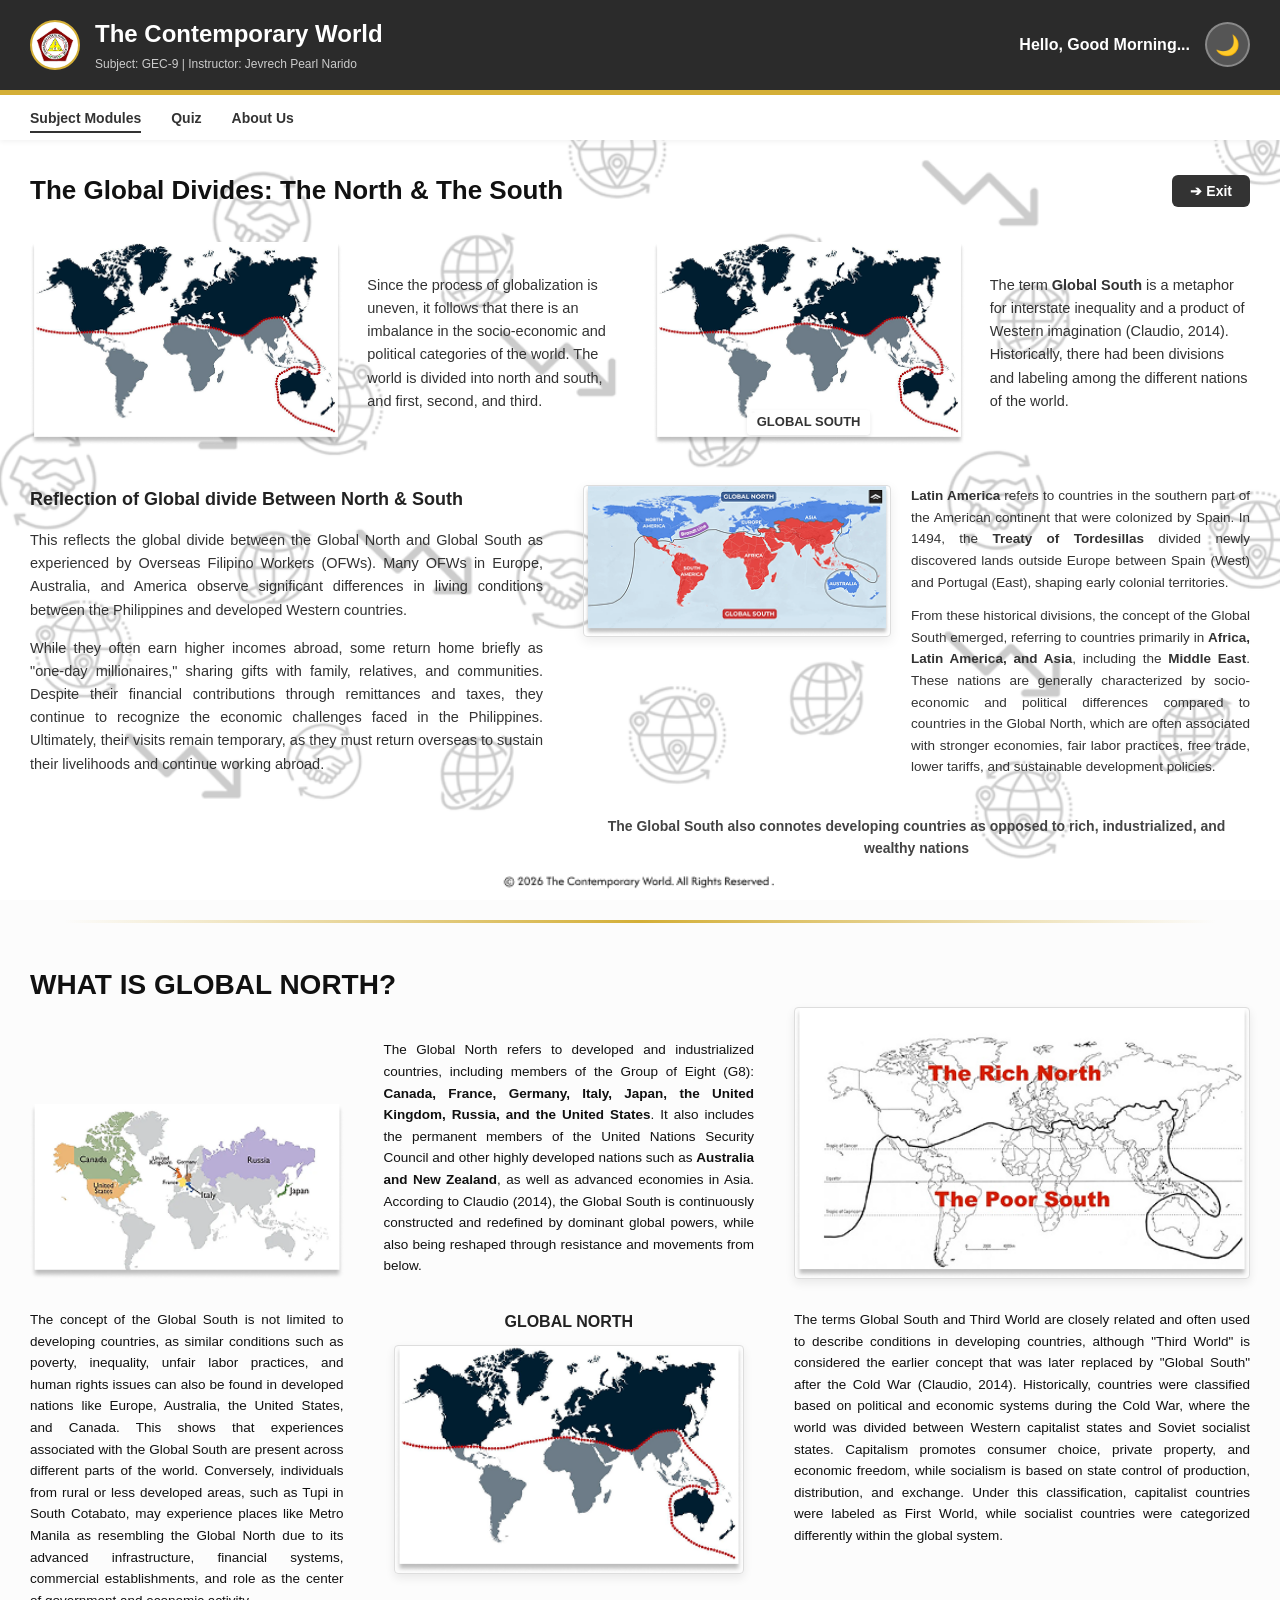
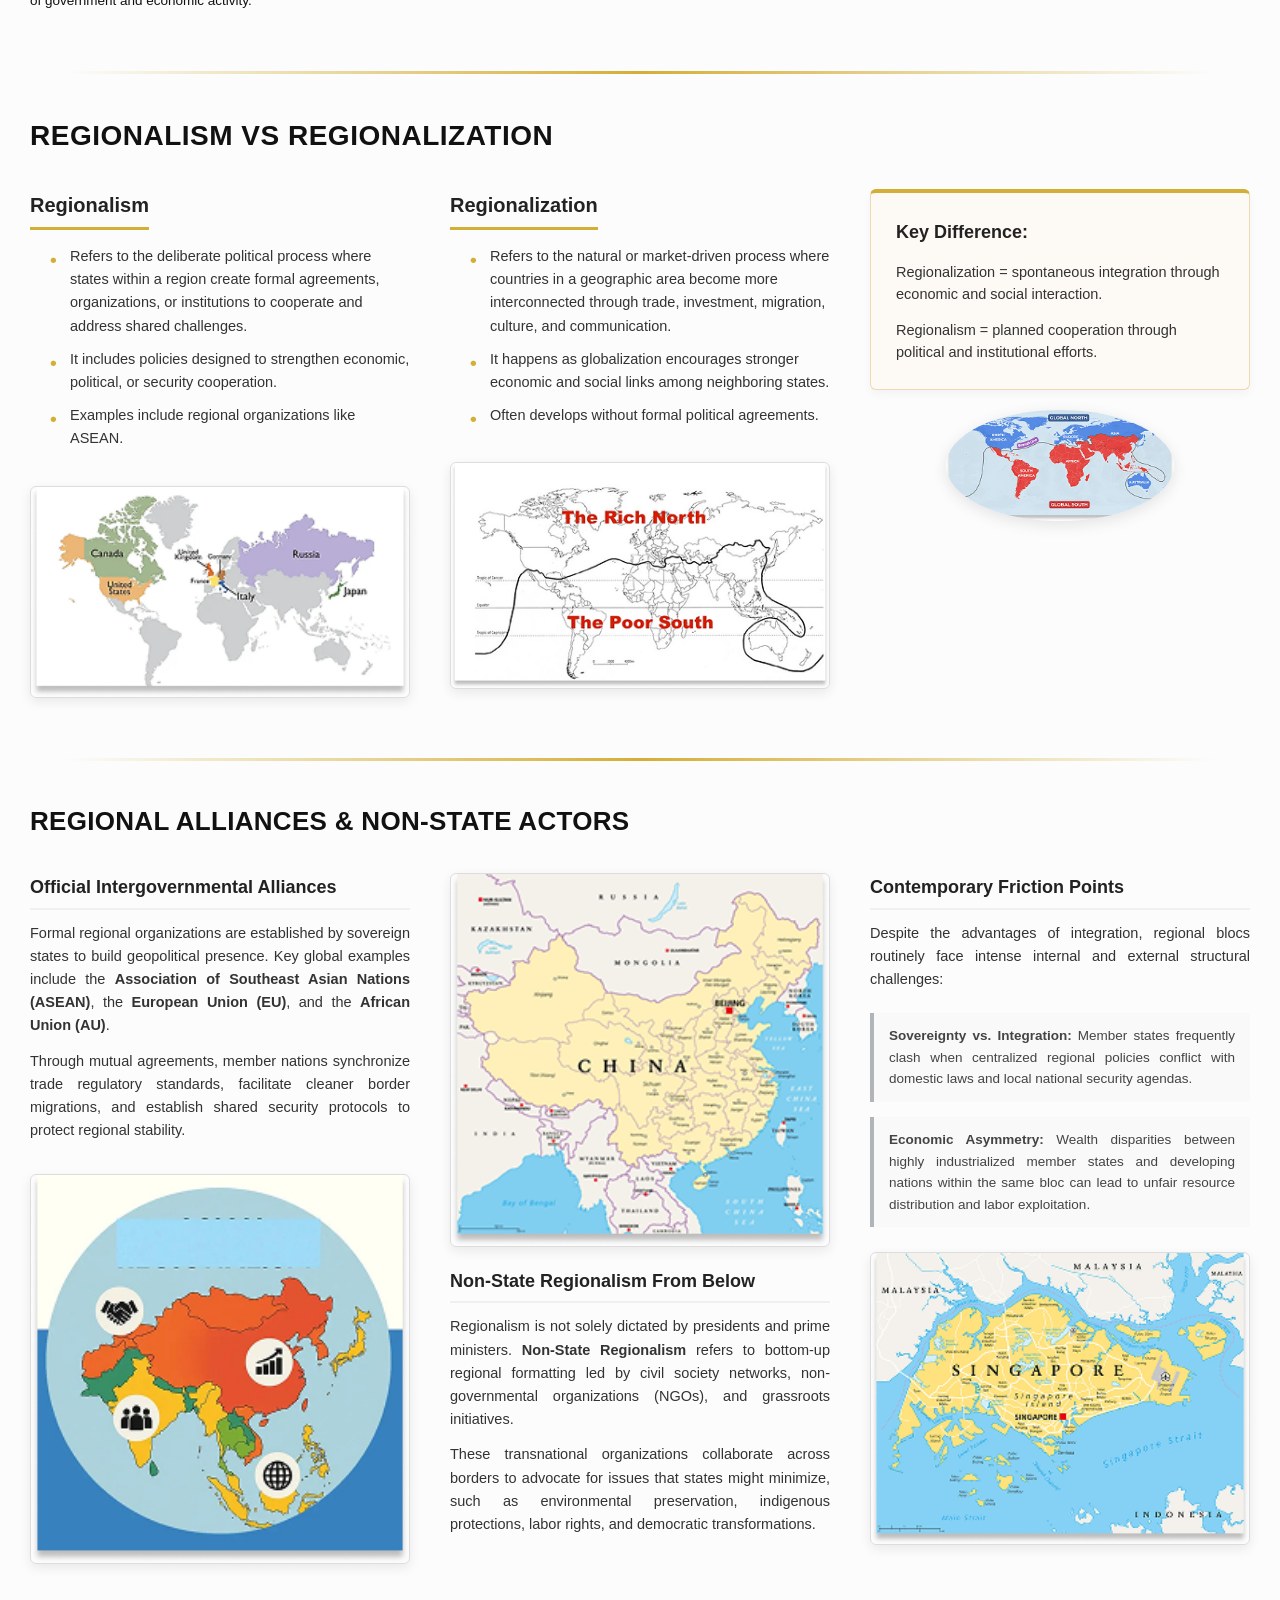
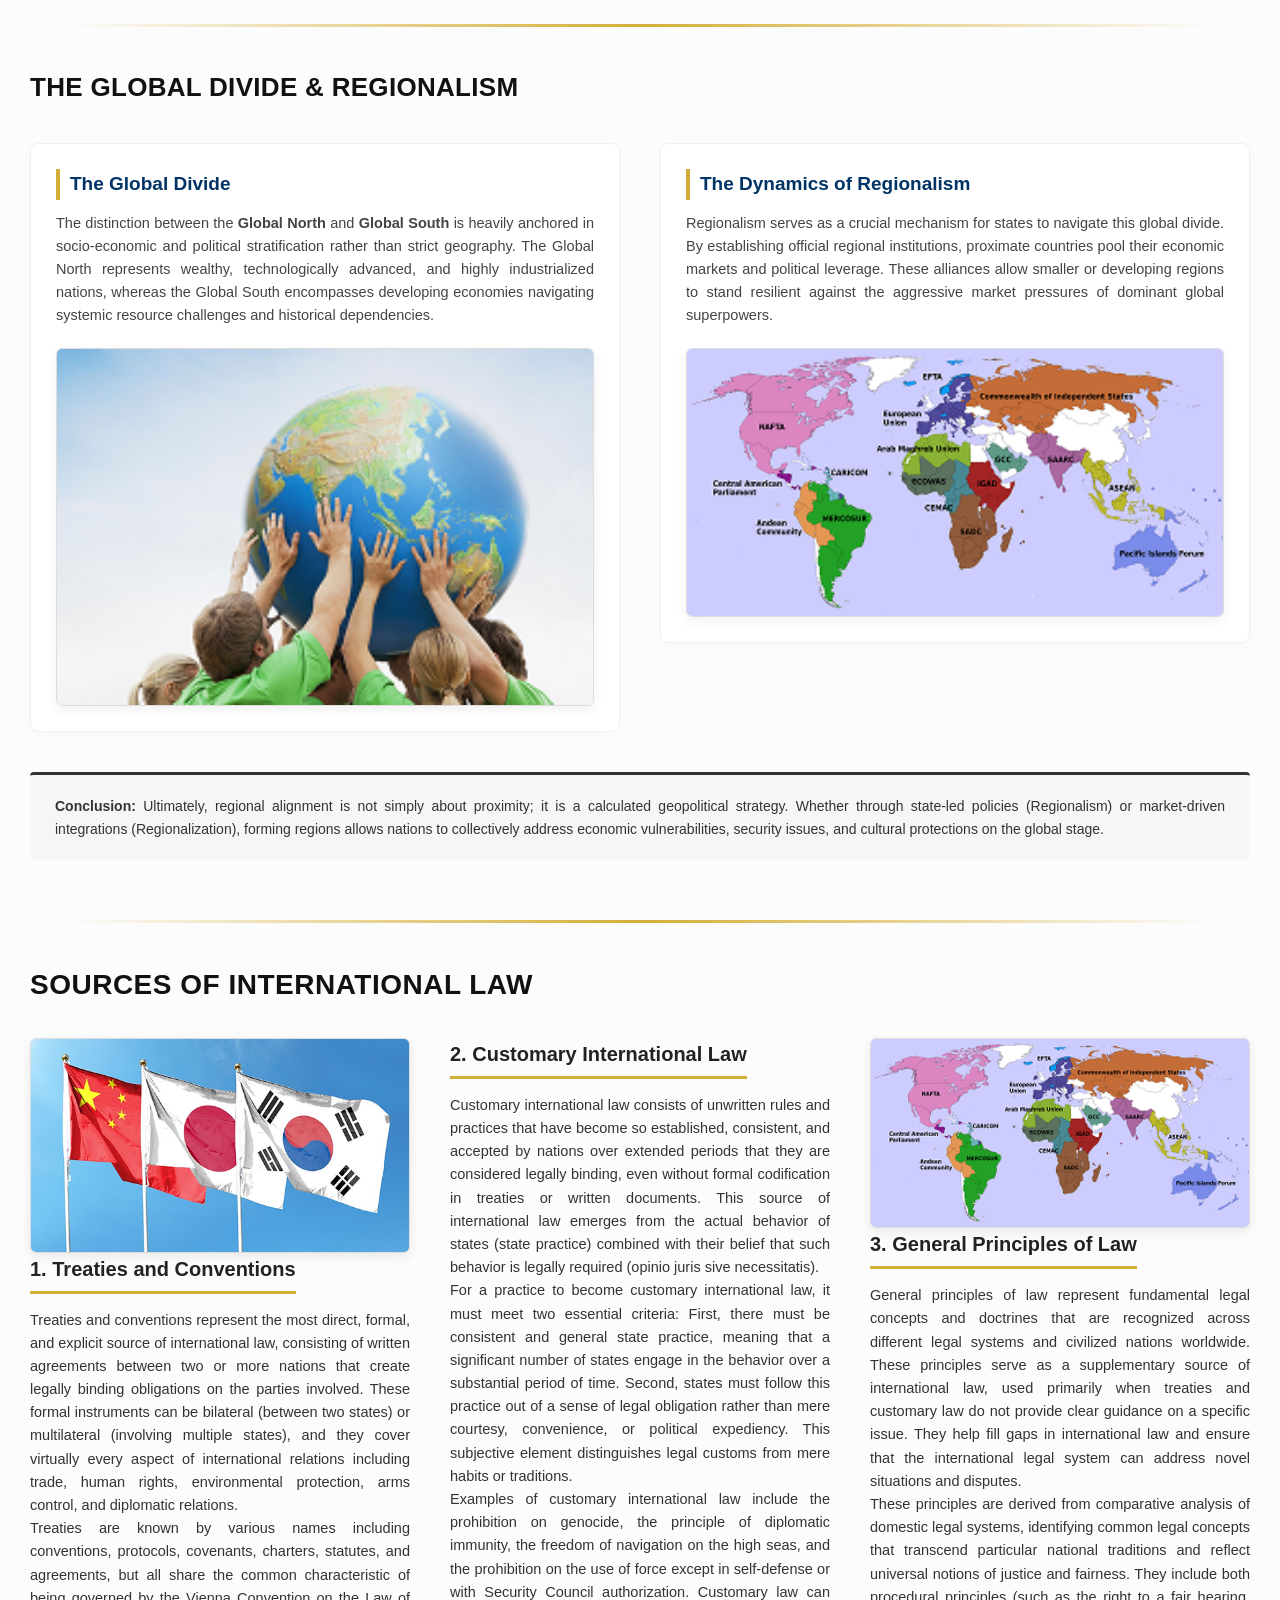
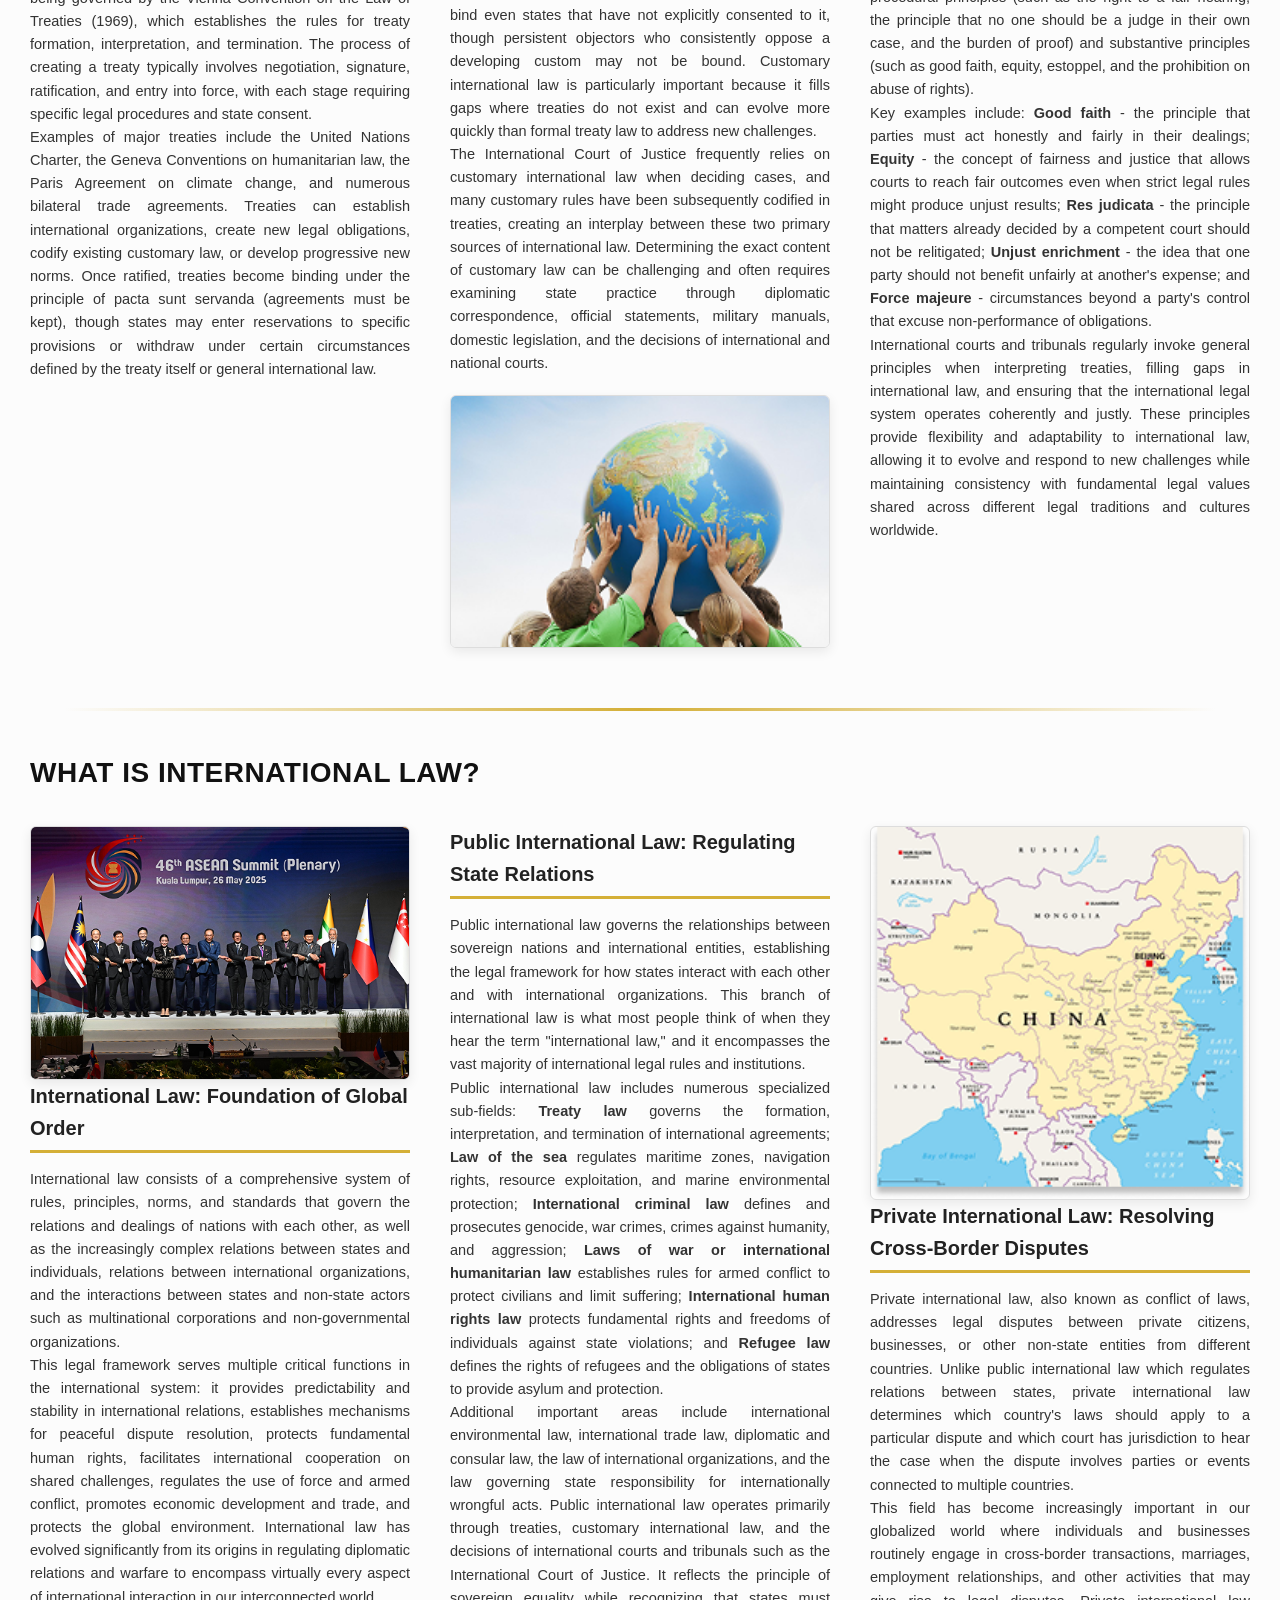
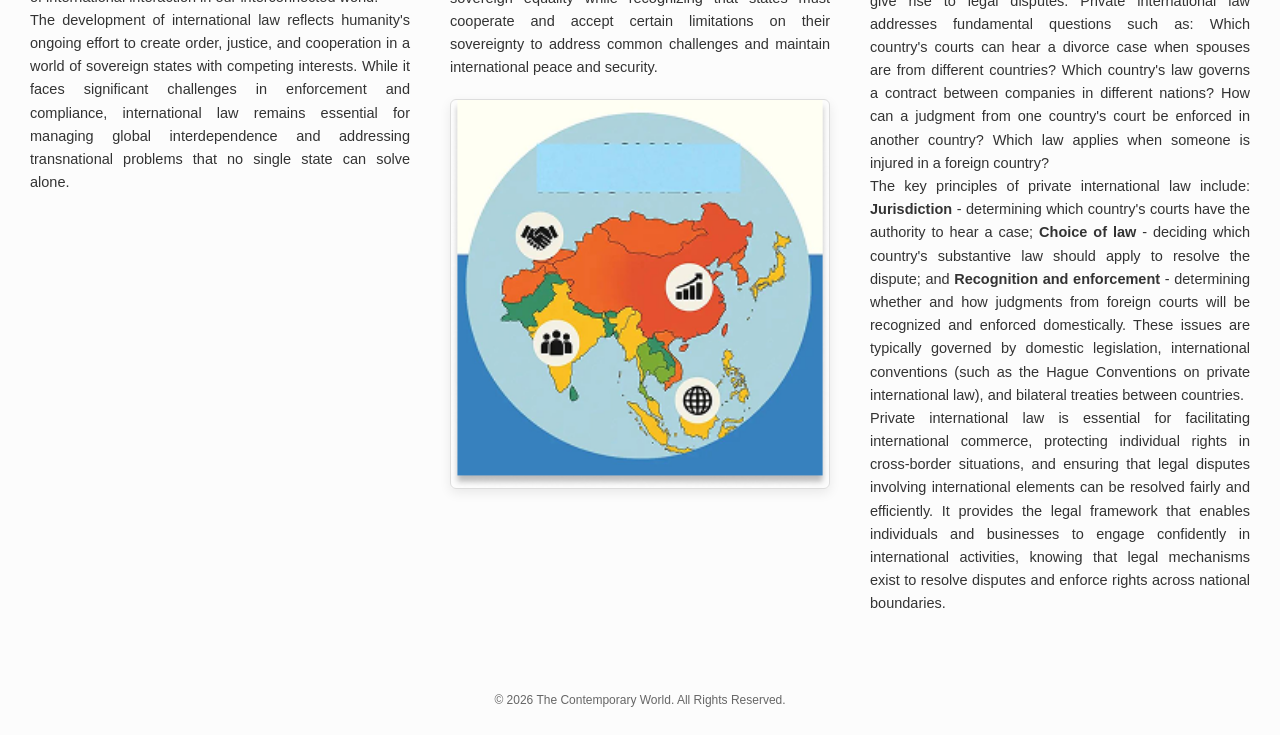
<file: world-of-regions.html>
<!DOCTYPE html>
<html lang="en">
<head>
    <meta charset="UTF-8">
    <meta name="viewport" content="width=device-width, initial-scale=1.0">
    <title>The Global Divides: The North & The South - The Contemporary World</title>
    <link rel="icon" type="image/png" href="images/logo.png">
    <link rel="stylesheet" href="world-of-regions-styles.css">
    <link rel="stylesheet" href="dark-mode-global.css">
</head>
<body>
    <header class="main-header">
        <div class="header-content">
            <div class="title-section">
                <div class="logo-placeholder">
                    <img src="images/logo.png" alt="CNSC Logo" class="logo-img">
                </div>
                <div class="course-info">
                    <h1>The Contemporary World</h1>
                    <p>Subject: GEC-9 | Instructor: Jevrech Pearl Narido</p>
                </div>
            </div>
            <div class="greeting">
                <p id="greeting-text">Hello, Good Morning...</p>
                <button id="dark-mode-toggle" class="dark-mode-toggle" aria-label="Toggle dark mode">
                    <span class="toggle-icon">🌙</span>
                </button>
            </div>
        </div>
    </header>
    
    <nav class="main-nav">
        <ul>
            <li><a href="index.html" class="active">Subject Modules</a></li>
            <li><a href="quiz.html" class="nav-link">Quiz</a></li>
            <li><a href="index.html#about">About Us</a></li>
        </ul>
    </nav>
    
    <main class="page-wrapper">
        <div class="page-header-row">
            <h2>The Global Divides: The North & The South</h2>
            <button class="exit-btn" onclick="window.location.href='index.html'">➔ Exit</button>
        </div>
        
        <section class="top-grid">
            <div class="grid-item image-item">
                <img src="images/image 8.png" alt="Global North and South Split Map" class="content-img">
            </div>
            <div class="grid-item text-item">
                <p>Since the process of globalization is uneven, it follows that there is an imbalance in the socio-economic and political categories of the world. The world is divided into north and south, and first, second, and third.</p>
            </div>
            <div class="grid-item image-item position-relative">
                <img src="images/image 9 (1).png" alt="Global South Focal Map" class="content-img">
                <div class="map-label">GLOBAL SOUTH</div>
            </div>
            <div class="grid-item text-item">
                <p>The term <strong>Global South</strong> is a metaphor for interstate inequality and a product of Western imagination (Claudio, 2014). Historically, there had been divisions and labeling among the different nations of the world.</p>
            </div>
        </section>
        
        <section class="bottom-grid">
            <div class="left-essay">
                <h3>Reflection of Global divide Between North & South</h3>
                <p>This reflects the global divide between the Global North and Global South as experienced by Overseas Filipino Workers (OFWs). Many OFWs in Europe, Australia, and America observe significant differences in living conditions between the Philippines and developed Western countries.</p>
                <p>While they often earn higher incomes abroad, some return home briefly as "one-day millionaires," sharing gifts with family, relatives, and communities. Despite their financial contributions through remittances and taxes, they continue to recognize the economic challenges faced in the Philippines. Ultimately, their visits remain temporary, as they must return overseas to sustain their livelihoods and continue working abroad.</p>
            </div>
            <div class="right-mix">
                <div class="right-split-container">
                    <div class="map-center-block">
                        <img src="images/image 10.png" alt="Detailed Brandt Line Map" class="content-img map-border">
                    </div>
                    <div class="right-essay-text">
                        <p><strong>Latin America</strong> refers to countries in the southern part of the American continent that were colonized by Spain. In 1494, the <strong>Treaty of Tordesillas</strong> divided newly discovered lands outside Europe between Spain (West) and Portugal (East), shaping early colonial territories.</p>
                        <p>From these historical divisions, the concept of the Global South emerged, referring to countries primarily in <strong>Africa, Latin America, and Asia</strong>, including the <strong>Middle East</strong>. These nations are generally characterized by socio-economic and political differences compared to countries in the Global North, which are often associated with stronger economies, fair labor practices, free trade, lower tariffs, and sustainable development policies.</p>
                    </div>
                </div>
                <div class="bottom-caption">
                    <p>The Global South also connotes developing countries as opposed to rich, industrialized, and wealthy nations</p>
                </div>
            </div>
        </section>
    </main>
    
    <!-- Section Divider -->
    <div class="section-divider"></div>
    
    <!-- What is Global North Section -->
    <main class="page-wrapper-2">
        <div class="page-header-row-2">
            <h2>WHAT IS GLOBAL NORTH?</h2>
        </div>
        
        <section class="content-grid">
            <div class="grid-item top-left-img">
                <img src="images/image 11 (1).png" alt="Map showing G8 countries" class="content-img">
            </div>
            <div class="grid-item top-middle-text text-block">
                <p>The Global North refers to developed and industrialized countries, including members of the Group of Eight (G8): <strong>Canada, France, Germany, Italy, Japan, the United Kingdom, Russia, and the United States</strong>. It also includes the permanent members of the United Nations Security Council and other highly developed nations such as <strong>Australia and New Zealand</strong>, as well as advanced economies in Asia. According to Claudio (2014), the Global South is continuously constructed and redefined by dominant global powers, while also being reshaped through resistance and movements from below.</p>
            </div>
            <div class="grid-item top-right-img">
                <img src="images/image 12 (1).png" alt="The Rich North and The Poor South map" class="content-img bordered-img">
            </div>
            <div class="grid-item bottom-left-text text-block">
                <p>The concept of the Global South is not limited to developing countries, as similar conditions such as poverty, inequality, unfair labor practices, and human rights issues can also be found in developed nations like Europe, Australia, the United States, and Canada. This shows that experiences associated with the Global South are present across different parts of the world. Conversely, individuals from rural or less developed areas, such as Tupi in South Cotabato, may experience places like Metro Manila as resembling the Global North due to its advanced infrastructure, financial systems, commercial establishments, and role as the center of government and economic activity.</p>
            </div>
            <div class="grid-item bottom-middle-img">
                <h3 class="img-title">GLOBAL NORTH</h3>
                <img src="images/image 9 (1).png" alt="Global North highlight map" class="content-img bordered-img">
            </div>
            <div class="grid-item bottom-right-text text-block">
                <p>The terms Global South and Third World are closely related and often used to describe conditions in developing countries, although "Third World" is considered the earlier concept that was later replaced by "Global South" after the Cold War (Claudio, 2014). Historically, countries were classified based on political and economic systems during the Cold War, where the world was divided between Western capitalist states and Soviet socialist states. Capitalism promotes consumer choice, private property, and economic freedom, while socialism is based on state control of production, distribution, and exchange. Under this classification, capitalist countries were labeled as First World, while socialist countries were categorized differently within the global system.</p>
            </div>
        </section>
    </main>
    
    <!-- Section Divider -->
    <div class="section-divider"></div>
    
    <!-- Regionalism vs Regionalization Section -->
    <main class="page-wrapper-regionalism">
        <div class="page-header-row-regionalism">
            <h2>REGIONALISM VS REGIONALIZATION</h2>
        </div>
        
        <section class="content-grid-regionalism">
            <div class="column-regionalism">
                <div class="text-block-regionalism">
                    <h3>Regionalism</h3>
                    <ul class="styled-list-regionalism">
                        <li>Refers to the deliberate political process where states within a region create formal agreements, organizations, or institutions to cooperate and address shared challenges.</li>
                        <li>It includes policies designed to strengthen economic, political, or security cooperation.</li>
                        <li>Examples include regional organizations like ASEAN.</li>
                    </ul>
                </div>
                <img src="images/image 11 (1).png" alt="People holding a globe representing deliberate agreements" class="content-img-regionalism bordered-img-regionalism mt-20-regionalism">
            </div>
            
            <div class="column-regionalism">
                <div class="text-block-regionalism">
                    <h3>Regionalization</h3>
                    <ul class="styled-list-regionalism">
                        <li>Refers to the natural or market-driven process where countries in a geographic area become more interconnected through trade, investment, migration, culture, and communication.</li>
                        <li>It happens as globalization encourages stronger economic and social links among neighboring states.</li>
                        <li>Often develops without formal political agreements.</li>
                    </ul>
                </div>
                <img src="images/image 12 (1).png" alt="Map representing natural market-driven connections" class="content-img-regionalism bordered-img-regionalism mt-20-regionalism">
            </div>
            
            <div class="column-regionalism">
                <div class="key-difference-card">
                    <h3>Key Difference:</h3>
                    <div class="concept-split mt-15-regionalism">
                        <p>Regionalization = spontaneous integration through economic and social interaction.</p>
                    </div>
                    <div class="concept-split mt-15-regionalism">
                        <p>Regionalism = planned cooperation through political and institutional efforts.</p>
                    </div>
                </div>
                <div class="icon-wrapper mt-20-regionalism">
                    <img src="images/image 10.png" alt="Icon illustrating key difference" class="content-img-regionalism icon-img">
                </div>
            </div>
        </section>
    </main>
    
    <!-- Section Divider -->
    <div class="section-divider"></div>
    
    <!-- Regional Alliances & Non-State Actors Section -->
    <main class="page-wrapper-4">
        <div class="page-header-row-4">
            <h2>REGIONAL ALLIANCES & NON-STATE ACTORS</h2>
        </div>
        
        <section class="content-grid-4">
            <div class="column-4">
                <div class="text-block-4">
                    <h3>Official Intergovernmental Alliances</h3>
                    <p>Formal regional organizations are established by sovereign states to build geopolitical presence. Key global examples include the <strong>Association of Southeast Asian Nations (ASEAN)</strong>, the <strong>European Union (EU)</strong>, and the <strong>African Union (AU)</strong>.</p>
                    <p>Through mutual agreements, member nations synchronize trade regulatory standards, facilitate cleaner border migrations, and establish shared security protocols to protect regional stability.</p>
                </div>
                <img src="images/image 15 (1).png" alt="Official Intergovernmental Regional Assembly" class="content-img-4 bordered-img-4 mt-20-4">
            </div>
            
            <div class="column-4">
                <img src="images/image 16 (1).png" alt="Civil Society and Non-State Grassroots Movements" class="content-img-4 bordered-img-4">
                <div class="text-block-4 mt-20-4">
                    <h3>Non-State Regionalism From Below</h3>
                    <p>Regionalism is not solely dictated by presidents and prime ministers. <strong>Non-State Regionalism</strong> refers to bottom-up regional formatting led by civil society networks, non-governmental organizations (NGOs), and grassroots initiatives.</p>
                    <p>These transnational organizations collaborate across borders to advocate for issues that states might minimize, such as environmental preservation, indigenous protections, labor rights, and democratic transformations.</p>
                </div>
            </div>
            
            <div class="column-4">
                <div class="text-block-4">
                    <h3>Contemporary Friction Points</h3>
                    <p>Despite the advantages of integration, regional blocs routinely face intense internal and external structural challenges:</p>
                </div>
                <div class="callout-box mt-10-4">
                    <p><strong>Sovereignty vs. Integration:</strong> Member states frequently clash when centralized regional policies conflict with domestic laws and local national security agendas.</p>
                </div>
                <div class="callout-box mt-15-4">
                    <p><strong>Economic Asymmetry:</strong> Wealth disparities between highly industrialized member states and developing nations within the same bloc can lead to unfair resource distribution and labor exploitation.</p>
                </div>
                <img src="images/image 17 (1).png" alt="Visualizing Economic Disparities and Trade Barriers" class="content-img-4 bordered-img-4 mt-25-4">
            </div>
        </section>
    </main>
    
    <!-- Section Divider -->
    <div class="section-divider"></div>
    
    <!-- The Global Divide & Regionalism Section -->
    <main class="page-wrapper-5">
        <div class="page-header-row-5">
            <h2>THE GLOBAL DIVIDE & REGIONALISM</h2>
        </div>
        
        <section class="split-grid">
            <div class="grid-card">
                <div class="text-block-5">
                    <h3>The Global Divide</h3>
                    <p>The distinction between the <strong>Global North</strong> and <strong>Global South</strong> is heavily anchored in socio-economic and political stratification rather than strict geography. The Global North represents wealthy, technologically advanced, and highly industrialized nations, whereas the Global South encompasses developing economies navigating systemic resource challenges and historical dependencies.</p>
                </div>
                <div class="image-wrapper">
                    <img src="images/image 50.png" alt="Global North and South Hemisphere Division Map" class="content-img-5">
                </div>
            </div>
            
            <div class="grid-card">
                <div class="text-block-5">
                    <h3>The Dynamics of Regionalism</h3>
                    <p>Regionalism serves as a crucial mechanism for states to navigate this global divide. By establishing official regional institutions, proximate countries pool their economic markets and political leverage. These alliances allow smaller or developing regions to stand resilient against the aggressive market pressures of dominant global superpowers.</p>
                </div>
                <div class="image-wrapper">
                    <img src="images/image 51.png" alt="Regional Blocs and Alliances Global Map" class="content-img-5">
                </div>
            </div>
        </section>
        
        <section class="summary-section">
            <div class="summary-card">
                <p><strong>Conclusion:</strong> Ultimately, regional alignment is not simply about proximity; it is a calculated geopolitical strategy. Whether through state-led policies (Regionalism) or market-driven integrations (Regionalization), forming regions allows nations to collectively address economic vulnerabilities, security issues, and cultural protections on the global stage.</p>
            </div>
        </section>
    </main>
    
    <!-- Section Divider -->
    <div class="section-divider"></div>
    
    <!-- Sources of International Law Section -->
    <main class="page-wrapper-sources">
        <div class="page-header-row-sources">
            <h2>SOURCES OF INTERNATIONAL LAW</h2>
        </div>
        
        <section class="content-grid-sources">
            <div class="column-sources">
                <img src="images/image 53.png" alt="Treaty Document with Wax Seal" class="content-img-sources bordered-img-sources">
                <div class="text-block-sources">
                    <h3>1. Treaties and Conventions</h3>
                    <p>Treaties and conventions represent the most direct, formal, and explicit source of international law, consisting of written agreements between two or more nations that create legally binding obligations on the parties involved. These formal instruments can be bilateral (between two states) or multilateral (involving multiple states), and they cover virtually every aspect of international relations including trade, human rights, environmental protection, arms control, and diplomatic relations.</p>
                    <p>Treaties are known by various names including conventions, protocols, covenants, charters, statutes, and agreements, but all share the common characteristic of being governed by the Vienna Convention on the Law of Treaties (1969), which establishes the rules for treaty formation, interpretation, and termination. The process of creating a treaty typically involves negotiation, signature, ratification, and entry into force, with each stage requiring specific legal procedures and state consent.</p>
                    <p>Examples of major treaties include the United Nations Charter, the Geneva Conventions on humanitarian law, the Paris Agreement on climate change, and numerous bilateral trade agreements. Treaties can establish international organizations, create new legal obligations, codify existing customary law, or develop progressive new norms. Once ratified, treaties become binding under the principle of pacta sunt servanda (agreements must be kept), though states may enter reservations to specific provisions or withdraw under certain circumstances defined by the treaty itself or general international law.</p>
                </div>
            </div>
            
            <div class="column-sources">
                <div class="text-block-sources">
                    <h3>2. Customary International Law</h3>
                    <p>Customary international law consists of unwritten rules and practices that have become so established, consistent, and accepted by nations over extended periods that they are considered legally binding, even without formal codification in treaties or written documents. This source of international law emerges from the actual behavior of states (state practice) combined with their belief that such behavior is legally required (opinio juris sive necessitatis).</p>
                    <p>For a practice to become customary international law, it must meet two essential criteria: First, there must be consistent and general state practice, meaning that a significant number of states engage in the behavior over a substantial period of time. Second, states must follow this practice out of a sense of legal obligation rather than mere courtesy, convenience, or political expediency. This subjective element distinguishes legal customs from mere habits or traditions.</p>
                    <p>Examples of customary international law include the prohibition on genocide, the principle of diplomatic immunity, the freedom of navigation on the high seas, and the prohibition on the use of force except in self-defense or with Security Council authorization. Customary law can bind even states that have not explicitly consented to it, though persistent objectors who consistently oppose a developing custom may not be bound. Customary international law is particularly important because it fills gaps where treaties do not exist and can evolve more quickly than formal treaty law to address new challenges.</p>
                    <p>The International Court of Justice frequently relies on customary international law when deciding cases, and many customary rules have been subsequently codified in treaties, creating an interplay between these two primary sources of international law. Determining the exact content of customary law can be challenging and often requires examining state practice through diplomatic correspondence, official statements, military manuals, domestic legislation, and the decisions of international and national courts.</p>
                </div>
                <img src="images/image 50.png" alt="Historical International Customs and Practices" class="content-img-sources bordered-img-sources mt-20-sources">
            </div>
            
            <div class="column-sources">
                <img src="images/image 51.png" alt="Scales of Justice Representing General Principles" class="content-img-sources bordered-img-sources">
                <div class="text-block-sources">
                    <h3>3. General Principles of Law</h3>
                    <p>General principles of law represent fundamental legal concepts and doctrines that are recognized across different legal systems and civilized nations worldwide. These principles serve as a supplementary source of international law, used primarily when treaties and customary law do not provide clear guidance on a specific issue. They help fill gaps in international law and ensure that the international legal system can address novel situations and disputes.</p>
                    <p>These principles are derived from comparative analysis of domestic legal systems, identifying common legal concepts that transcend particular national traditions and reflect universal notions of justice and fairness. They include both procedural principles (such as the right to a fair hearing, the principle that no one should be a judge in their own case, and the burden of proof) and substantive principles (such as good faith, equity, estoppel, and the prohibition on abuse of rights).</p>
                    <p>Key examples include: <strong>Good faith</strong> - the principle that parties must act honestly and fairly in their dealings; <strong>Equity</strong> - the concept of fairness and justice that allows courts to reach fair outcomes even when strict legal rules might produce unjust results; <strong>Res judicata</strong> - the principle that matters already decided by a competent court should not be relitigated; <strong>Unjust enrichment</strong> - the idea that one party should not benefit unfairly at another's expense; and <strong>Force majeure</strong> - circumstances beyond a party's control that excuse non-performance of obligations.</p>
                    <p>International courts and tribunals regularly invoke general principles when interpreting treaties, filling gaps in international law, and ensuring that the international legal system operates coherently and justly. These principles provide flexibility and adaptability to international law, allowing it to evolve and respond to new challenges while maintaining consistency with fundamental legal values shared across different legal traditions and cultures worldwide.</p>
                </div>
            </div>
        </section>
    </main>
    
    <!-- Section Divider -->
    <div class="section-divider"></div>
    
    <!-- What is International Law Section (Simple Version) -->
    <main class="page-wrapper-intlaw2">
        <div class="page-header-row-intlaw2">
            <h2>WHAT IS INTERNATIONAL LAW?</h2>
        </div>
        
        <section class="content-grid-intlaw2">
            <div class="column-intlaw2">
                <img src="images/image 52.png" alt="International Assembly Room" class="content-img-intlaw2 bordered-img-intlaw2">
                <div class="text-block-intlaw2">
                    <h3>International Law: Foundation of Global Order</h3>
                    <p>International law consists of a comprehensive system of rules, principles, norms, and standards that govern the relations and dealings of nations with each other, as well as the increasingly complex relations between states and individuals, relations between international organizations, and the interactions between states and non-state actors such as multinational corporations and non-governmental organizations.</p>
                    <p>This legal framework serves multiple critical functions in the international system: it provides predictability and stability in international relations, establishes mechanisms for peaceful dispute resolution, protects fundamental human rights, facilitates international cooperation on shared challenges, regulates the use of force and armed conflict, promotes economic development and trade, and protects the global environment. International law has evolved significantly from its origins in regulating diplomatic relations and warfare to encompass virtually every aspect of international interaction in our interconnected world.</p>
                    <p>The development of international law reflects humanity's ongoing effort to create order, justice, and cooperation in a world of sovereign states with competing interests. While it faces significant challenges in enforcement and compliance, international law remains essential for managing global interdependence and addressing transnational problems that no single state can solve alone.</p>
                </div>
            </div>
            
            <div class="column-intlaw2">
                <div class="text-block-intlaw2">
                    <h3>Public International Law: Regulating State Relations</h3>
                    <p>Public international law governs the relationships between sovereign nations and international entities, establishing the legal framework for how states interact with each other and with international organizations. This branch of international law is what most people think of when they hear the term "international law," and it encompasses the vast majority of international legal rules and institutions.</p>
                    <p>Public international law includes numerous specialized sub-fields: <strong>Treaty law</strong> governs the formation, interpretation, and termination of international agreements; <strong>Law of the sea</strong> regulates maritime zones, navigation rights, resource exploitation, and marine environmental protection; <strong>International criminal law</strong> defines and prosecutes genocide, war crimes, crimes against humanity, and aggression; <strong>Laws of war or international humanitarian law</strong> establishes rules for armed conflict to protect civilians and limit suffering; <strong>International human rights law</strong> protects fundamental rights and freedoms of individuals against state violations; and <strong>Refugee law</strong> defines the rights of refugees and the obligations of states to provide asylum and protection.</p>
                    <p>Additional important areas include international environmental law, international trade law, diplomatic and consular law, the law of international organizations, and the law governing state responsibility for internationally wrongful acts. Public international law operates primarily through treaties, customary international law, and the decisions of international courts and tribunals such as the International Court of Justice. It reflects the principle of sovereign equality while recognizing that states must cooperate and accept certain limitations on their sovereignty to address common challenges and maintain international peace and security.</p>
                </div>
                <img src="images/image 15 (1).png" alt="United Nations General Assembly" class="content-img-intlaw2 bordered-img-intlaw2 mt-20-intlaw2">
            </div>
            
            <div class="column-intlaw2">
                <img src="images/image 16 (1).png" alt="International Business Dispute Resolution" class="content-img-intlaw2 bordered-img-intlaw2">
                <div class="text-block-intlaw2">
                    <h3>Private International Law: Resolving Cross-Border Disputes</h3>
                    <p>Private international law, also known as conflict of laws, addresses legal disputes between private citizens, businesses, or other non-state entities from different countries. Unlike public international law which regulates relations between states, private international law determines which country's laws should apply to a particular dispute and which court has jurisdiction to hear the case when the dispute involves parties or events connected to multiple countries.</p>
                    <p>This field has become increasingly important in our globalized world where individuals and businesses routinely engage in cross-border transactions, marriages, employment relationships, and other activities that may give rise to legal disputes. Private international law addresses fundamental questions such as: Which country's courts can hear a divorce case when spouses are from different countries? Which country's law governs a contract between companies in different nations? How can a judgment from one country's court be enforced in another country? Which law applies when someone is injured in a foreign country?</p>
                    <p>The key principles of private international law include: <strong>Jurisdiction</strong> - determining which country's courts have the authority to hear a case; <strong>Choice of law</strong> - deciding which country's substantive law should apply to resolve the dispute; and <strong>Recognition and enforcement</strong> - determining whether and how judgments from foreign courts will be recognized and enforced domestically. These issues are typically governed by domestic legislation, international conventions (such as the Hague Conventions on private international law), and bilateral treaties between countries.</p>
                    <p>Private international law is essential for facilitating international commerce, protecting individual rights in cross-border situations, and ensuring that legal disputes involving international elements can be resolved fairly and efficiently. It provides the legal framework that enables individuals and businesses to engage confidently in international activities, knowing that legal mechanisms exist to resolve disputes and enforce rights across national boundaries.</p>
                </div>
            </div>
        </section>
    </main>
    
    <footer>
        <p>&copy; 2026 The Contemporary World. All Rights Reserved.</p>
    </footer>
    
    <script src="world-of-regions-nav.js"></script>
    <script src="dark-mode.js"></script>
</body>
</html>
</file>
<file: explore-styles.css>
* {
    margin: 0;
    padding: 0;
    box-sizing: border-box;
}

body {
    font-family: 'Segoe UI', Tahoma, Geneva, Verdana, sans-serif;
    background-image: url('images/background.png');
    background-size: cover;
    background-position: center;
    background-attachment: fixed;
    min-height: 100vh;
    display: flex;
    flex-direction: column;
}

header {
    position: sticky;
    top: 0;
    z-index: 1000;
    background-color: #3d4a52;
    color: white;
}

.header-content {
    display: flex;
    justify-content: space-between;
    align-items: center;
    padding: 15px 40px;
}

.logo-section {
    display: flex;
    align-items: center;
    gap: 15px;
}

.logo {
    width: 50px;
    height: auto;
}

.title-section h1 {
    font-size: 22px;
    font-weight: bold;
    margin-bottom: 3px;
}

.title-section p {
    font-size: 12px;
    opacity: 0.9;
    text-align: center;
}

.greeting p {
    font-size: 16px;
}

.greeting {
    display: flex;
    align-items: center;
    gap: 15px;
}

.dark-mode-toggle {
    background-color: rgba(255, 255, 255, 0.2);
    border: 2px solid rgba(255, 255, 255, 0.3);
    border-radius: 50%;
    width: 45px;
    height: 45px;
    cursor: pointer;
    display: flex;
    align-items: center;
    justify-content: center;
    transition: all 0.3s ease;
    font-size: 20px;
}

.dark-mode-toggle:hover {
    background-color: rgba(255, 255, 255, 0.3);
    transform: scale(1.1);
}

.dark-mode-toggle .toggle-icon {
    transition: transform 0.3s ease;
}

.dark-mode-toggle:hover .toggle-icon {
    transform: rotate(20deg);
}

/* Dark Mode Styles */
body.dark-mode {
    background-image: url('images/background.png');
    background-color: #1a1a1a;
    background-blend-mode: darken;
}

body.dark-mode header {
    background-color: #2d2d2d;
}

body.dark-mode nav {
    background-color: #f0c419;
}

body.dark-mode .nav-links-container {
    background-color: #2d2d2d;
}

body.dark-mode .nav-link {
    color: #e0e0e0;
}

body.dark-mode .nav-link:hover {
    color: #f0c419;
}

body.dark-mode .nav-link.active::after {
    background-color: #f0c419;
}

body.dark-mode .module-card,
body.dark-mode .profile-card {
    background-color: #2d2d2d !important;
    border-color: #444 !important;
}

body.dark-mode .module-card .module-info {
    background-color: #2d2d2d !important;
}

body.dark-mode .module-card .module-info h3,
body.dark-mode .member-name-tag h3 {
    color: #ffffff !important;
}

body.dark-mode .module-card .module-info p {
    color: #e0e0e0 !important;
}

body.dark-mode .learn-more-btn {
    background-color: #3d3d3d !important;
    color: #ffffff !important;
    border-color: #555 !important;
}

body.dark-mode .learn-more-btn:hover {
    background-color: #f0c419;
    border-color: #f0c419;
    color: #333;
}

body.dark-mode footer {
    background-color: #2d2d2d;
    color: #e0e0e0;
}

body.dark-mode footer p {
    color: #b0b0b0;
}

body.dark-mode .member-name-tag {
    background-color: #2d2d2d;
    border-top-color: #444;
}

body.dark-mode .about-header {
    background-color: #2d2d2d !important;
    border-color: #444 !important;
}

body.dark-mode .about-header h2,
body.dark-mode .about-header .team-title {
    color: #ffffff !important;
}

body.dark-mode .team-title {
    background: linear-gradient(135deg, #f0c419 0%, #d4a817 100%) !important;
    color: #000000 !important;
}

body.dark-mode .project-description {
    color: #e0e0e0 !important;
}

body.dark-mode .project-details {
    background-color: #1a1a1a !important;
    border-color: #444 !important;
}

body.dark-mode .detail-item {
    color: #e0e0e0 !important;
}

body.dark-mode .detail-item strong {
    color: #f0c419 !important;
}

nav {
    background-color: #f0c419;
    display: flex;
    padding: 0 40px;
    height: 5px;
    position: relative;
}

.nav-links-container {
    display: flex;
    gap: 40px;
    padding: 15px 40px;
    background-color: white;
}

.nav-link {
    text-decoration: none;
    color: #333;
    font-size: 16px;
    font-weight: 500;
    padding-bottom: 10px;
    position: relative;
    cursor: pointer;
    transition: color 0.3s ease;
}

.nav-link:hover {
    color: #000;
}

.nav-link.active::after {
    content: '';
    position: absolute;
    bottom: 0;
    left: 0;
    width: 100%;
    height: 3px;
    background-color: #333;
    transition: all 0.3s ease;
}

main {
    flex: 1;
    padding: 40px;
}

.modules-container {
    display: grid;
    grid-template-columns: repeat(3, 1fr);
    gap: 30px;
    max-width: 1400px;
    margin: 0 auto;
}

.module-card {
    background-color: white;
    border-radius: 12px;
    width: fit-content;
    overflow: hidden;
    box-shadow: 0 4px 12px rgba(0,0,0,0.1);
    transition: transform 0.3s ease, box-shadow 0.3s ease;
    border: 2px solid #333;
}

.module-card:hover {
    transform: translateY(-5px);
    box-shadow: 0 8px 20px rgba(0,0,0,0.15);
}

.module-card img {
    width: 100%;
    height: 200px;
    object-fit: cover;
    border-bottom: 1px solid #333;
}

.module-info {
    padding: 20px;
}

.module-info h3 {
    font-size: 18px;
    color: #3d4a52;
    margin-bottom: 10px;
    font-weight: 700;
}

.module-info p {
    font-size: 13px;
    color: #666;
    margin-bottom: 15px;
    line-height: 1.5;
}

.learn-more-btn {
    background-color: white;
    color: #333;
    border: 1px solid #ddd;
    padding: 8px 20px;
    font-size: 13px;
    border-radius: 5px;
    cursor: pointer;
    transition: all 0.3s ease;
}

.about-grid {
    display: grid;
    grid-template-columns: repeat(6, 1fr);
    gap: 15px;
    padding: 20px;
    width: 100%;
    max-width: 1300px;
    margin: 0 auto;
}

/* Tablet (3 per row) */
@media (max-width: 1024px) {
    .about-grid {
        grid-template-columns: repeat(3, 1fr);
    }
}

/* Mobile (1 picture per row) */
@media (max-width: 768px) {
    .about-grid {
        grid-template-columns: 1fr;
    }

    .profile-card {
        width: 100%;
    }
}

.about-header {
    grid-column: 1 / -1;
    background: white;
    padding: 30px;
    border-radius: 15px;
    border: 2px solid #333;
    margin-bottom: 20px;
    box-shadow: 0 4px 12px rgba(0,0,0,0.1);
}

.about-header h2 {
    font-size: 28px;
    color: #3d4a52;
    margin-bottom: 15px;
    text-align: center;
    font-weight: 700;
}

.about-header .team-title {
    margin-top: 30px;
    margin-bottom: 0;
}
/* Group container for last 3 */
.last-row-group {
    grid-column: 1 / -1;  /* span full width of grid */
    display: flex;
    justify-content: center;
    gap: 15px;
}

/* Make them behave like normal cards */
.last-row-group .profile-card {
    width: calc((100% / 6) - 12px); /* match grid column size */
}
@media (max-width: 768px) {
    .last-row-group {
        flex-direction: column;
        align-items: center;
    }

    .last-row-group .profile-card {
        width: 100%;
    }
}
.project-description {
    font-size: 15px;
    line-height: 1.8;
    color: #555;
    text-align: justify;
    margin-bottom: 25px;
}

.project-details {
    display: grid;
    grid-template-columns: repeat(2, 1fr);
    gap: 15px;
    background-color: #f9f9f9;
    padding: 20px;
    border-radius: 10px;
    border: 1px solid #ddd;
    max-width: 800px;
    margin: 0 auto;
}

.detail-item {
    font-size: 14px;
    color: #333;
    text-align: center;
}

.detail-item strong {
    color: #3d4a52;
    font-weight: 700;
    display: block;
    margin-bottom: 5px;
}

.team-title {
    background: linear-gradient(135deg, #3d4a52 0%, #5a6c7a 100%);
    color: white !important;
    padding: 12px 40px;
    border-radius: 10px;
    text-align: center;
    box-shadow: 0 4px 8px rgba(0,0,0,0.15);
    margin-top: 30px !important;
    margin-bottom: 0 !important;
    width: fit-content;
    margin-left: auto;
    margin-right: auto;
}

.profile-card {
    background: white;
    border: 2px solid #333;
    border-radius: 15px;
    overflow: hidden;
    display: flex;
    flex-direction: column;
    width: 100%; 
    height: 240px;
    transition: transform 0.3s ease, box-shadow 0.3s ease;
    cursor: pointer;
}

.profile-card:hover {
    transform: translateY(-10px) scale(1.05);
    box-shadow: 0 10px 25px rgba(0,0,0,0.2);
}

.image-container {
    width: 100%;
    height: 190px;
    background-color: #f9f9f9; 
    display: flex;
    align-items: center;
    justify-content: center;
    overflow: hidden;
}

.image-container img {
    width: 100%;
    height: 100%;
    object-fit: cover;
}

.member-name-tag {
    border-top: 2px solid #333;
    padding: 8px 5px;
    text-align: center;
    background: white;
    height: 50px;
}

.member-name-tag h3 {
    font-size: 10px;
    margin: 0;
    text-transform: uppercase;
}

.andaya-img {
    object-position: center 30%;
}

.olavario-img {
    object-position: center 30%;
}

.last-row-centered {
    grid-column: 1 / -1;
    display: flex;
    justify-content: center;
    gap: 15px;
}

.last-row-centered .profile-card {
    width: calc((100% / 6) - 12.5px);
}

@keyframes fadeIn {
    from { opacity: 0; transform: translateY(10px); }
    to { opacity: 1; transform: translateY(0); }
}

.learn-more-btn:hover {
    background-color: #f0c419;
    border-color: #f0c419;
    color: #333;
}

footer {
    background-color: white;
    text-align: center;
    padding: 15px;
    box-shadow: 0 -2px 5px rgba(0,0,0,0.05);
}

footer p {
    font-size: 12px;
    color: #666;
}

@media (max-width: 1024px) {
    .modules-container {
        grid-template-columns: repeat(2, 1fr);
    }
}

@media (max-width: 768px) {
    .modules-container {
        grid-template-columns: 1fr;
    }
    
    .header-content {
        flex-direction: column;
        gap: 10px;
    }
    
    nav {
        padding: 0 20px;
    }

    .project-details {
        grid-template-columns: 1fr;
        gap: 10px;
    }

    .about-header {
        padding: 20px;
    }

    .about-header h2 {
        font-size: 22px;
    }

    .project-description {
        font-size: 14px;
    }
}

.modules-container-bottom {
    display: flex;
    justify-content: center;
    gap: 30px;
    max-width: 1400px;
    margin: 30px auto 0;
}

.modules-container-bottom .module-card {
    width: calc(33.333% - 20px);
}

@media (max-width: 1024px) {
    .modules-container-bottom {
        flex-wrap: wrap;
    }
    
    .modules-container-bottom .module-card {
        width: calc(50% - 15px);
    }
}

@media (max-width: 768px) {
    .modules-container-bottom .module-card {
        width: 100%;
    }
}


/* Modal Styles */
.modal {
    display: none;
    position: fixed;
    z-index: 1000;
    left: 0;
    top: 0;
    width: 100%;
    height: 100%;
    overflow: auto;
    background-color: rgba(0, 0, 0, 0.8);
    animation: fadeIn 0.3s ease;
}

.modal-content {
    background-color: #f5f5f5;
    margin: 0;
    width: 100%;
    min-height: 100vh;
    position: relative;
    animation: slideDown 0.3s ease;
}

@keyframes slideDown {
    from {
        transform: translateY(-50px);
        opacity: 0;
    }
    to {
        transform: translateY(0);
        opacity: 1;
    }
}

.modal-header {
    background-color: #3d4a52;
    color: white;
}

.close-modal {
    position: fixed;
    top: 20px;
    right: 30px;
    background-color: #333;
    color: white;
    border: none;
    padding: 10px 20px;
    font-size: 16px;
    border-radius: 5px;
    cursor: pointer;
    z-index: 1001;
    transition: background-color 0.3s ease;
}

.close-modal:hover {
    background-color: #f0c419;
    color: #333;
}

.modal-body {
    padding: 40px;
    background-image: url('background.png');
    background-size: cover;
    background-position: center;
    min-height: calc(100vh - 200px);
}

.module-title {
    text-align: center;
    font-size: 32px;
    font-weight: bold;
    color: #333;
    margin-bottom: 30px;
    text-transform: uppercase;
}

.content-grid {
    display: grid;
    grid-template-columns: 1fr 1fr;
    gap: 30px;
    max-width: 1400px;
    margin: 0 auto;
}

.content-left,
.content-right {
    display: flex;
    flex-direction: column;
    gap: 20px;
}

.main-image {
    width: 100%;
    border-radius: 15px;
    border: 3px solid #333;
    box-shadow: 0 4px 12px rgba(0,0,0,0.2);
}

.info-box,
.definition-box,
.focus-box {
    background: white;
    padding: 20px;
    border-radius: 12px;
    border: 2px solid #333;
    box-shadow: 0 4px 12px rgba(0,0,0,0.1);
}

.info-box h3,
.definition-box h3,
.focus-box h4 {
    color: #333;
    margin-bottom: 10px;
    font-size: 18px;
}

.definition-box h4 {
    margin-top: 15px;
    color: #333;
    font-size: 16px;
}

.info-box p,
.definition-box p,
.focus-box p {
    color: #666;
    line-height: 1.6;
    font-size: 14px;
    text-align: justify;
}

.focus-boxes {
    display: flex;
    flex-direction: column;
    gap: 15px;
}

.modal-footer {
    background-color: white;
    text-align: center;
    padding: 15px;
    box-shadow: 0 -2px 5px rgba(0,0,0,0.05);
}

.modal-footer p {
    font-size: 12px;
    color: #666;
}

@media (max-width: 1024px) {
    .content-grid {
        grid-template-columns: 1fr;
    }
}

* {
    margin: 0;
    padding: 0;
    box-sizing: border-box;
}

body {
    font-family: 'Segoe UI', Tahoma, Geneva, Verdana, sans-serif;
    background-image: url('images/background.png');
    background-size: cover;
    background-position: center;
    background-attachment: fixed;
    min-height: 100vh;
    display: flex;
    flex-direction: column;
}

header {
    background-color: #3d4a52;
    color: white;
}

.header-content {
    display: flex;
    justify-content: space-between;
    align-items: center;
    padding: 15px 40px;
}

.logo-section {
    display: flex;
    align-items: center;
    gap: 15px;
}

.logo {
    width: 50px;
    height: auto;
}

.title-section h1 {
    font-size: 22px;
    font-weight: bold;
    margin-bottom: 3px;
}

.title-section p {
    font-size: 12px;
    opacity: 0.9;
    text-align: center;
}

.greeting p {
    font-size: 16px;
}

.greeting {
    display: flex;
    align-items: center;
    gap: 15px;
}

.dark-mode-toggle {
    background-color: rgba(255, 255, 255, 0.2);
    border: 2px solid rgba(255, 255, 255, 0.3);
    border-radius: 50%;
    width: 45px;
    height: 45px;
    cursor: pointer;
    display: flex;
    align-items: center;
    justify-content: center;
    transition: all 0.3s ease;
    font-size: 20px;
}

.dark-mode-toggle:hover {
    background-color: rgba(255, 255, 255, 0.3);
    transform: scale(1.1);
}

.dark-mode-toggle .toggle-icon {
    transition: transform 0.3s ease;
}

.dark-mode-toggle:hover .toggle-icon {
    transform: rotate(20deg);
}

/* Dark Mode Styles */
body.dark-mode {
    background-image: url('images/background.png');
    background-color: #1a1a1a;
    background-blend-mode: darken;
}

body.dark-mode header {
    background-color: #2d2d2d;
}

body.dark-mode nav {
    background-color: #f0c419;
}

body.dark-mode .nav-links-container {
    background-color: #2d2d2d;
}

body.dark-mode .nav-link {
    color: #e0e0e0;
}

body.dark-mode .nav-link:hover {
    color: #f0c419;
}

body.dark-mode .nav-link.active::after {
    background-color: #f0c419;
}

body.dark-mode .page-title {
    color: #e0e0e0;
}

body.dark-mode .random-quiz-banner {
    background: linear-gradient(135deg, #4a5568 0%, #2d3748 100%);
}

body.dark-mode .topic-divider span {
    background: #2d2d2d;
    color: #b0b0b0;
    border-color: #444;
}

body.dark-mode .quiz-card,
body.dark-mode .stat-card,
body.dark-mode .history-item,
body.dark-mode .quiz-header,
body.dark-mode .question-card,
body.dark-mode .results-card,
body.dark-mode .review-item {
    background-color: #2d2d2d;
    border-color: #444;
}

body.dark-mode .quiz-card-body h3,
body.dark-mode .stat-card h3,
body.dark-mode .history-item-info h4,
body.dark-mode .quiz-info h2,
body.dark-mode .question-text,
body.dark-mode .results-header h2,
body.dark-mode .review-question {
    color: #e0e0e0;
}

body.dark-mode .quiz-card-body p,
body.dark-mode .stat-card p,
body.dark-mode .history-item-info p,
body.dark-mode .stat-item,
body.dark-mode #question-counter,
body.dark-mode .results-header p,
body.dark-mode .detail-label,
body.dark-mode .detail-value,
body.dark-mode #score-fraction,
body.dark-mode .history-details {
    color: #b0b0b0;
}

body.dark-mode .start-quiz-btn,
body.dark-mode .nav-btn {
    background-color: #2d2d2d;
    color: #e0e0e0;
    border-color: #444;
}

body.dark-mode .start-quiz-btn:hover,
body.dark-mode .nav-btn:hover:not(:disabled) {
    background-color: #3d3d3d;
}

body.dark-mode .nav-btn.primary {
    background-color: #f0c419;
    color: #333;
    border-color: #f0c419;
}

body.dark-mode .nav-btn.primary:hover:not(:disabled) {
    background-color: #d4a817;
}

body.dark-mode .view-history-btn,
body.dark-mode .back-btn {
    background-color: #2d2d2d;
    color: #e0e0e0;
    border-color: #444;
}

body.dark-mode .view-history-btn:hover,
body.dark-mode .back-btn:hover {
    background-color: #3d3d3d;
}

body.dark-mode .answer-option {
    background-color: #3d3d3d;
    border-color: #555;
    color: #e0e0e0;
}

body.dark-mode .answer-option:hover {
    background-color: #4d4d4d;
}

body.dark-mode .answer-label {
    background-color: #555;
    color: #e0e0e0;
}

body.dark-mode .identification-input {
    background-color: #3d3d3d;
    border-color: #555;
    color: #e0e0e0;
}

body.dark-mode .progress-bar {
    background-color: #3d3d3d;
}

body.dark-mode .detail-item {
    background-color: #3d3d3d;
    border-color: #555;
}

body.dark-mode .action-btn.secondary {
    background-color: #2d2d2d;
    color: #e0e0e0;
    border-color: #444;
}

body.dark-mode .action-btn.secondary:hover {
    background-color: #3d3d3d;
}

body.dark-mode .action-btn.primary {
    background-color: #f0c419;
    color: #333;
    border-color: #f0c419;
}

body.dark-mode .action-btn.primary:hover {
    background-color: #d4a817;
}

body.dark-mode .empty-history {
    background-color: #2d2d2d;
    border-color: #444;
}

body.dark-mode .empty-history p {
    color: #b0b0b0;
}

body.dark-mode .review-answer {
    background-color: #3d3d3d;
    border-color: #555;
    color: #e0e0e0;
}

body.dark-mode footer {
    background-color: #2d2d2d;
}

body.dark-mode footer p {
    color: #b0b0b0;
}

nav {
    background-color: #f0c419;
    display: flex;
    padding: 0 40px;
    height: 5px;
    position: relative;
}

.nav-links-container {
    display: flex;
    gap: 40px;
    padding: 15px 40px;
    background-color: white;
}

.nav-link {
    text-decoration: none;
    color: #333;
    font-size: 16px;
    font-weight: 500;
    padding-bottom: 10px;
    position: relative;
    cursor: pointer;
    transition: color 0.3s ease;
}

.nav-link:hover {
    color: #000;
}

.nav-link.active::after {
    content: '';
    position: absolute;
    bottom: 0;
    left: 0;
    width: 100%;
    height: 3px;
    background-color: #333;
    transition: all 0.3s ease;
}

main {
    flex: 1;
    padding: 40px;
}

.page-title {
    text-align: center;
    font-size: 32px;
    color: #333;
    margin-bottom: 40px;
    font-weight: bold;
}

/* Quiz Selection Styles */
.quiz-selection-container {
    max-width: 1400px;
    margin: 0 auto;
}

/* Random Quiz Banner */
.random-quiz-banner {
    background: linear-gradient(135deg, #667eea 0%, #764ba2 100%);
    border-radius: 20px;
    padding: 40px;
    margin-bottom: 40px;
    box-shadow: 0 8px 24px rgba(102, 126, 234, 0.3);
    border: 3px solid #333;
    animation: pulse 2s ease-in-out infinite;
}

@keyframes pulse {
    0%, 100% {
        box-shadow: 0 8px 24px rgba(102, 126, 234, 0.3);
    }
    50% {
        box-shadow: 0 8px 32px rgba(102, 126, 234, 0.5);
    }
}

.random-quiz-content {
    display: flex;
    align-items: center;
    gap: 30px;
}

.random-icon {
    font-size: 80px;
    animation: rotate 3s linear infinite;
}

@keyframes rotate {
    0% { transform: rotate(0deg); }
    100% { transform: rotate(360deg); }
}

.random-text {
    flex: 1;
}

.random-text h3 {
    font-size: 28px;
    color: white;
    margin-bottom: 10px;
    font-weight: bold;
}

.random-text p {
    font-size: 16px;
    color: rgba(255, 255, 255, 0.9);
    line-height: 1.5;
}

.random-quiz-btn {
    padding: 18px 40px;
    background-color: #f0c419;
    color: #333;
    border: none;
    border-radius: 12px;
    font-size: 18px;
    font-weight: 700;
    cursor: pointer;
    transition: all 0.3s ease;
    box-shadow: 0 4px 12px rgba(0, 0, 0, 0.2);
    white-space: nowrap;
}

.random-quiz-btn:hover {
    background-color: white;
    transform: translateY(-3px);
    box-shadow: 0 6px 16px rgba(0, 0, 0, 0.3);
}

.topic-divider {
    text-align: center;
    margin: 40px 0;
    position: relative;
}

.topic-divider::before,
.topic-divider::after {
    content: '';
    position: absolute;
    top: 50%;
    width: 40%;
    height: 2px;
    background: linear-gradient(to right, transparent, #ddd, transparent);
}

.topic-divider::before {
    left: 0;
}

.topic-divider::after {
    right: 0;
}

.topic-divider span {
    background: white;
    padding: 10px 30px;
    border-radius: 25px;
    font-size: 16px;
    color: #666;
    font-weight: 600;
    border: 2px solid #ddd;
}

.quiz-cards-container {
    display: grid;
    grid-template-columns: repeat(3, 1fr);
    gap: 30px;
    margin-bottom: 40px;
}

.quiz-cards-container .quiz-card:nth-child(4),
.quiz-cards-container .quiz-card:nth-child(5) {
    grid-column: auto;
}

.quiz-cards-container::after {
    content: '';
    grid-column: 1 / -1;
    display: flex;
    justify-content: center;
}

/* Center last two cards */
.quiz-card:nth-child(4) {
    grid-column: 2 / 3;
    margin-left: auto;
    margin-right: 15px;
}

.quiz-card:nth-child(5) {
    grid-column: 3 / 4;
    margin-left: 15px;
    margin-right: auto;
}

.quiz-card {
    background: white;
    border-radius: 15px;
    overflow: hidden;
    box-shadow: 0 4px 12px rgba(0,0,0,0.1);
    border: 2px solid #333;
    transition: transform 0.3s ease, box-shadow 0.3s ease;
    cursor: pointer;
}

.quiz-card:hover {
    transform: translateY(-8px);
    box-shadow: 0 8px 24px rgba(0,0,0,0.2);
}

.quiz-card-header img {
    width: 100%;
    height: 180px;
    object-fit: cover;
}

.quiz-card-body {
    padding: 20px;
}

.quiz-card-body h3 {
    font-size: 20px;
    color: #3d4a52;
    margin-bottom: 10px;
    font-weight: 700;
}

.quiz-card-body p {
    font-size: 14px;
    color: #666;
    margin-bottom: 15px;
    line-height: 1.5;
}

.quiz-stats {
    display: flex;
    gap: 15px;
    margin-bottom: 15px;
}

.stat-item {
    font-size: 13px;
    color: #888;
    display: flex;
    align-items: center;
    gap: 5px;
}

.start-quiz-btn {
    width: 100%;
    padding: 12px;
    background-color: #3d4a52;
    color: white;
    border: none;
    border-radius: 8px;
    font-size: 16px;
    font-weight: 600;
    cursor: pointer;
    transition: background-color 0.3s ease;
}

.start-quiz-btn:hover {
    background-color: #f0c419;
    color: #333;
}

.history-section {
    text-align: center;
    margin-top: 30px;
}

.view-history-btn {
    padding: 15px 40px;
    background-color: white;
    color: #333;
    border: 2px solid #333;
    border-radius: 10px;
    font-size: 16px;
    font-weight: 600;
    cursor: pointer;
    transition: all 0.3s ease;
}

.view-history-btn:hover {
    background-color: #333;
    color: white;
}

/* Quiz Taking Styles */
.quiz-taking-container {
    max-width: 900px;
    margin: 0 auto;
}

.quiz-header {
    background: white;
    padding: 25px;
    border-radius: 15px;
    margin-bottom: 30px;
    box-shadow: 0 4px 12px rgba(0,0,0,0.1);
    border: 2px solid #333;
    display: flex;
    justify-content: space-between;
    align-items: center;
}

.quiz-info h2 {
    font-size: 24px;
    color: #3d4a52;
    margin-bottom: 15px;
}

.quiz-progress {
    display: flex;
    flex-direction: column;
    gap: 10px;
}

#question-counter {
    font-size: 14px;
    color: #666;
    font-weight: 600;
}

.progress-bar {
    width: 400px;
    height: 8px;
    background-color: #e0e0e0;
    border-radius: 10px;
    overflow: hidden;
}

.progress-fill {
    height: 100%;
    background: linear-gradient(90deg, #4CAF50, #8BC34A);
    transition: width 0.3s ease;
    width: 0%;
}

.exit-quiz-btn {
    padding: 10px 25px;
    background-color: #f44336;
    color: white;
    border: none;
    border-radius: 8px;
    font-size: 14px;
    font-weight: 600;
    cursor: pointer;
    transition: background-color 0.3s ease;
}

.exit-quiz-btn:hover {
    background-color: #d32f2f;
}

.question-card {
    background: white;
    padding: 40px;
    border-radius: 15px;
    box-shadow: 0 4px 12px rgba(0,0,0,0.1);
    border: 2px solid #333;
}

.question-type {
    display: inline-block;
    padding: 8px 16px;
    background-color: #f0c419;
    color: #333;
    border-radius: 20px;
    font-size: 12px;
    font-weight: 600;
    margin-bottom: 20px;
    text-transform: uppercase;
}

.question-text {
    font-size: 22px;
    color: #333;
    margin-bottom: 30px;
    line-height: 1.5;
}

.answers-container {
    display: flex;
    flex-direction: column;
    gap: 15px;
    margin-bottom: 30px;
}

.answer-option {
    padding: 18px 25px;
    background-color: #f9f9f9;
    border: 2px solid #ddd;
    border-radius: 10px;
    cursor: pointer;
    transition: all 0.3s ease;
    font-size: 16px;
    display: flex;
    align-items: center;
    gap: 15px;
}

.answer-option:hover {
    background-color: #e8f5e9;
    border-color: #4CAF50;
}

.answer-option.selected {
    background-color: #e3f2fd;
    border-color: #2196F3;
    font-weight: 600;
}

.answer-option.correct {
    background-color: #e8f5e9;
    border-color: #4CAF50;
}

.answer-option.incorrect {
    background-color: #ffebee;
    border-color: #f44336;
}

.answer-label {
    width: 30px;
    height: 30px;
    border-radius: 50%;
    background-color: #ddd;
    display: flex;
    align-items: center;
    justify-content: center;
    font-weight: 600;
    font-size: 14px;
    flex-shrink: 0;
}

.answer-option.selected .answer-label {
    background-color: #2196F3;
    color: white;
}

.answer-option.correct .answer-label {
    background-color: #4CAF50;
    color: white;
}

.answer-option.incorrect .answer-label {
    background-color: #f44336;
    color: white;
}

.identification-input {
    width: 100%;
    padding: 15px;
    font-size: 16px;
    border: 2px solid #ddd;
    border-radius: 10px;
    transition: border-color 0.3s ease;
}

.identification-input:focus {
    outline: none;
    border-color: #2196F3;
}

.quiz-navigation {
    display: flex;
    justify-content: space-between;
    gap: 15px;
    margin-top: 30px;
}

.nav-btn {
    padding: 12px 30px;
    border: 2px solid #333;
    background-color: white;
    color: #333;
    border-radius: 8px;
    font-size: 16px;
    font-weight: 600;
    cursor: pointer;
    transition: all 0.3s ease;
}

.nav-btn:hover:not(:disabled) {
    background-color: #f5f5f5;
}

.nav-btn:disabled {
    opacity: 0.5;
    cursor: not-allowed;
}

.nav-btn.primary {
    background-color: #3d4a52;
    color: white;
    border-color: #3d4a52;
}

.nav-btn.primary:hover:not(:disabled) {
    background-color: #f0c419;
    border-color: #f0c419;
    color: #333;
}

/* Quiz Results Styles */
.quiz-results-container {
    max-width: 800px;
    margin: 0 auto;
}

.results-card {
    background: white;
    padding: 50px;
    border-radius: 15px;
    box-shadow: 0 4px 12px rgba(0,0,0,0.1);
    border: 2px solid #333;
    text-align: center;
}

.results-header h2 {
    font-size: 32px;
    color: #333;
    margin-bottom: 10px;
}

.results-header p {
    font-size: 18px;
    color: #666;
    margin-bottom: 40px;
}

.score-display {
    display: flex;
    justify-content: center;
    margin-bottom: 40px;
}

.score-circle {
    position: relative;
    width: 200px;
    height: 200px;
}

.score-circle svg {
    transform: rotate(-90deg);
}

.score-text {
    position: absolute;
    top: 50%;
    left: 50%;
    transform: translate(-50%, -50%);
    display: flex;
    flex-direction: column;
    align-items: center;
}

#score-percentage {
    font-size: 48px;
    font-weight: bold;
    color: #4CAF50;
}

#score-fraction {
    font-size: 18px;
    color: #666;
}

.results-details {
    display: grid;
    grid-template-columns: repeat(3, 1fr);
    gap: 20px;
    margin-bottom: 40px;
}

.detail-item {
    padding: 20px;
    border-radius: 10px;
    background-color: #f9f9f9;
    border: 2px solid #ddd;
}

.detail-item.correct {
    background-color: #e8f5e9;
    border-color: #4CAF50;
}

.detail-item.incorrect {
    background-color: #ffebee;
    border-color: #f44336;
}

.detail-item.time {
    background-color: #e3f2fd;
    border-color: #2196F3;
}

.detail-icon {
    font-size: 24px;
    display: block;
    margin-bottom: 10px;
}

.detail-label {
    display: block;
    font-size: 14px;
    color: #666;
    margin-bottom: 5px;
}

.detail-value {
    display: block;
    font-size: 24px;
    font-weight: bold;
    color: #333;
}

.results-actions {
    display: flex;
    gap: 15px;
    justify-content: center;
}

.action-btn {
    padding: 15px 35px;
    border: 2px solid #333;
    border-radius: 10px;
    font-size: 16px;
    font-weight: 600;
    cursor: pointer;
    transition: all 0.3s ease;
}

.action-btn.secondary {
    background-color: white;
    color: #333;
}

.action-btn.secondary:hover {
    background-color: #f5f5f5;
}

.action-btn.primary {
    background-color: #3d4a52;
    color: white;
    border-color: #3d4a52;
}

.action-btn.primary:hover {
    background-color: #f0c419;
    border-color: #f0c419;
    color: #333;
}

/* Quiz History Styles */
.quiz-history-container {
    max-width: 1200px;
    margin: 0 auto;
}

.history-header {
    display: flex;
    justify-content: space-between;
    align-items: center;
    margin-bottom: 30px;
}

.history-header h2 {
    font-size: 32px;
    color: #333;
    font-weight: bold;
}

.back-btn {
    padding: 10px 25px;
    background-color: white;
    color: #333;
    border: 2px solid #333;
    border-radius: 8px;
    font-size: 14px;
    font-weight: 600;
    cursor: pointer;
    transition: all 0.3s ease;
}

.back-btn:hover {
    background-color: #333;
    color: white;
}

.history-stats {
    display: grid;
    grid-template-columns: repeat(3, 1fr);
    gap: 20px;
    margin-bottom: 40px;
}

.stat-card {
    background: white;
    padding: 30px;
    border-radius: 15px;
    text-align: center;
    box-shadow: 0 4px 12px rgba(0,0,0,0.1);
    border: 2px solid #333;
}

.stat-card h3 {
    font-size: 48px;
    color: #3d4a52;
    margin-bottom: 10px;
}

.stat-card p {
    font-size: 16px;
    color: #666;
}

.history-list {
    display: flex;
    flex-direction: column;
    gap: 15px;
}

.history-item {
    background: white;
    padding: 25px;
    border-radius: 12px;
    box-shadow: 0 4px 12px rgba(0,0,0,0.1);
    border: 2px solid #333;
    display: flex;
    justify-content: space-between;
    align-items: center;
    transition: transform 0.3s ease;
    position: relative;
}

.history-item:hover {
    transform: translateX(5px);
}

.history-item-content {
    display: flex;
    justify-content: space-between;
    align-items: center;
    flex: 1;
}

.history-item-info h4 {
    font-size: 18px;
    color: #3d4a52;
    margin-bottom: 5px;
}

.history-item-info p {
    font-size: 14px;
    color: #666;
}

.history-item-score {
    text-align: right;
    margin-right: 20px;
}

.history-score {
    font-size: 32px;
    font-weight: bold;
    color: #4CAF50;
}

.history-details {
    font-size: 14px;
    color: #666;
}

.delete-history-btn {
    padding: 10px 15px;
    background-color: #f44336;
    color: white;
    border: none;
    border-radius: 8px;
    font-size: 14px;
    font-weight: 600;
    cursor: pointer;
    transition: all 0.3s ease;
    white-space: nowrap;
}

.delete-history-btn:hover {
    background-color: #d32f2f;
    transform: scale(1.05);
}

.clear-all-history-btn {
    padding: 12px 30px;
    background-color: #ff5722;
    color: white;
    border: none;
    border-radius: 10px;
    font-size: 16px;
    font-weight: 600;
    cursor: pointer;
    transition: all 0.3s ease;
    margin-top: 20px;
}

.clear-all-history-btn:hover {
    background-color: #e64a19;
}

.empty-history {
    text-align: center;
    padding: 60px;
    background: white;
    border-radius: 15px;
    border: 2px solid #333;
}

.empty-history p {
    font-size: 18px;
    color: #666;
    margin-bottom: 20px;
}

/* Review Answers Styles */
.review-answers-container {
    max-width: 900px;
    margin: 0 auto;
}

.review-header {
    display: flex;
    justify-content: space-between;
    align-items: center;
    margin-bottom: 30px;
}

.review-header h2 {
    font-size: 32px;
    color: #333;
    font-weight: bold;
}

.review-list {
    display: flex;
    flex-direction: column;
    gap: 20px;
}

.review-item {
    background: white;
    padding: 30px;
    border-radius: 15px;
    box-shadow: 0 4px 12px rgba(0,0,0,0.1);
    border: 2px solid #333;
}

.review-question {
    font-size: 18px;
    color: #333;
    margin-bottom: 20px;
    font-weight: 600;
}

.review-answer {
    padding: 15px;
    border-radius: 8px;
    margin-bottom: 10px;
    font-size: 16px;
}

.review-answer.your-answer {
    background-color: #e3f2fd;
    border: 2px solid #2196F3;
}

.review-answer.your-answer.correct {
    background-color: #e8f5e9;
    border-color: #4CAF50;
}

.review-answer.your-answer.incorrect {
    background-color: #ffebee;
    border-color: #f44336;
}

.review-answer.correct-answer {
    background-color: #e8f5e9;
    border: 2px solid #4CAF50;
}

.answer-label-text {
    font-weight: 600;
    margin-right: 10px;
}

footer {
    background-color: white;
    text-align: center;
    padding: 15px;
    box-shadow: 0 -2px 5px rgba(0,0,0,0.05);
    margin-top: 40px;
}

footer p {
    font-size: 12px;
    color: #666;
}

@media (max-width: 768px) {
    .quiz-cards-container {
        grid-template-columns: 1fr;
    }

    .quiz-card:nth-child(4),
    .quiz-card:nth-child(5) {
        grid-column: 1;
        margin-left: 0;
        margin-right: 0;
    }

    .random-quiz-content {
        flex-direction: column;
        text-align: center;
    }

    .random-icon {
        font-size: 60px;
    }

    .random-text h3 {
        font-size: 22px;
    }

    .random-text p {
        font-size: 14px;
    }

    .random-quiz-btn {
        width: 100%;
        padding: 15px 30px;
    }

    .topic-divider::before,
    .topic-divider::after {
        width: 25%;
    }

    .progress-bar {
        width: 200px;
    }

    .quiz-header {
        flex-direction: column;
        gap: 20px;
    }

    .results-details {
        grid-template-columns: 1fr;
    }

    .history-stats {
        grid-template-columns: 1fr;
    }

    .history-item {
        flex-direction: column;
        gap: 15px;
    }

    .history-item-content {
        flex-direction: column;
        width: 100%;
        gap: 15px;
    }

    .history-item-score {
        margin-right: 0;
        text-align: center;
    }

    .delete-history-btn {
        width: 100%;
    }

    .results-actions {
        flex-direction: column;
    }

    .action-btn {
        width: 100%;
    }
}

@media (max-width: 768px) {
    .nav-links-container {
        justify-content: center;
        align-items: center;
        flex-wrap: wrap;
        text-align: center;
        width: 100%;
        gap: 20px;
    }

    nav {
        display: flex;
        justify-content: center;
    }

    .nav-link {
        text-align: center;
    }
}
</file>
<file: global-economy-styles.css>
/* Base Reset */
* {
    box-sizing: border-box;
    margin: 0;
    padding: 0;
}

body {
    font-family: 'Segoe UI', Tahoma, Geneva, Verdana, sans-serif;
    background-image: url('images/background.png');
    background-size: cover;
    background-position: center;
    background-attachment: fixed;
    background-repeat: no-repeat;
    color: #333;
    min-height: 100vh;
    display: flex;
    flex-direction: column;
}

/* --- Header Styles --- */
header {
    width: 100%;
    position: sticky;
    top: 0;
    z-index: 1000;
    background-color: #3a3a3a;
}

.header-top {
    background-color: #3a3a3a;
    color: white;
    display: flex;
    justify-content: space-between;
    align-items: center;
    padding: 15px 40px;
    border-bottom: 5px solid #d4af37; /* Gold line */
}

.brand-container {
    display: flex;
    align-items: center;
    gap: 15px;
}

.logo {
    width: 50px;
    height: 50px;
}

.brand-text h1 {
    font-size: 1.4rem;
    font-weight: 600;
    margin-bottom: 3px;
}

.brand-text p {
    font-size: 0.85rem;
    color: #ccc;
}

.greeting-container {
    display: flex;
    align-items: center;
    gap: 15px;
}

.greeting {
    font-size: 1.1rem;
    font-weight: 500;
    display: flex;
    align-items: center;
    gap: 15px;
}

.dark-mode-toggle {
    background-color: rgba(255, 255, 255, 0.2);
    border: 2px solid rgba(255, 255, 255, 0.3);
    border-radius: 50%;
    width: 45px;
    height: 45px;
    cursor: pointer;
    display: flex;
    align-items: center;
    justify-content: center;
    transition: all 0.3s ease;
    font-size: 20px;
}

.dark-mode-toggle:hover {
    background-color: rgba(255, 255, 255, 0.3);
    transform: scale(1.1);
}

.dark-mode-toggle .toggle-icon {
    transition: transform 0.3s ease;
}

.dark-mode-toggle:hover .toggle-icon {
    transform: rotate(20deg);
}

/* --- Navigation Styles --- */
.nav-bar {
    background-color: white;
    padding: 0 40px;
    display: flex;
    border-bottom: 2px solid #e0e0e0;
}

.nav-bar a {
    text-decoration: none;
    color: #333;
    font-weight: 600;
    font-size: 0.9rem;
    padding: 12px 15px;
    position: relative;
}

.nav-bar a.active::after {
    content: '';
    position: absolute;
    bottom: -2px;
    left: 0;
    width: 100%;
    height: 3px;
    background-color: #333;
}

/* Main Content */
main {
    flex: 1;
    padding: 40px;
}

.content-wrapper {
    max-width: 1200px;
    margin: 0 auto;
    position: relative;
}

.main-title {
    font-size: 2rem;
    font-weight: 800;
    margin-bottom: 30px;
    text-transform: uppercase;
    color: #003366;
}

/* Grid Layout Structure */
.layout-grid {
    display: grid;
    grid-template-columns: repeat(12, 1fr);
    gap: 25px;
    align-items: start;
}

/* Shared Image Styles */
.styled-img {
    width: 100%;
    height: auto;
    border-radius: 12px;
    box-shadow: 2px 4px 12px rgba(0, 0, 0, 0.2);
    display: block;
}

.logo-img {
    background-color: #ffffff;
    padding: 10px;
}

/* Shared Text Styles */
.text-block {
    font-size: 0.95rem;
    line-height: 1.6;
    text-align: justify;
}

.profile-block {
    display: flex;
    flex-direction: column;
    align-items: center;
    text-align: center;
}

.profile-name {
    margin-top: 10px;
    font-weight: bold;
    font-size: 1rem;
}

/* Row 1 Positioning */
.item-globe {
    grid-column: 1 / 5;
}

.item-sugden {
    grid-column: 5 / 7;
}

.item-imf-text {
    grid-column: 7 / 11;
}

.item-imf-logo {
    grid-column: 11 / 13;
}

/* Row 2 Positioning */
.item-defs {
    grid-column: 1 / 6;
    margin-top: 20px;
}

.item-schiliro {
    grid-column: 6 / 8;
    margin-top: 10px;
}

.item-ifi-text {
    grid-column: 9 / 11;
    margin-top: 20px;
}

.item-ifi-logo {
    grid-column: 11 / 13;
    margin-top: 10px;
}

/* Spacing for multiple paragraphs */
.spacer {
    margin-bottom: 20px;
}

/* Section Divider */
.section-divider {
    width: 100%;
    height: 3px;
    background: linear-gradient(to right, transparent, #d4af37, transparent);
    margin: 40px 0 30px 0;
}

/* Definition Section (Defining Economic Globalization) */
.definition-section {
    display: grid;
    grid-template-columns: 1fr 2fr;
    gap: 25px;
    align-items: center;
    margin-bottom: 35px;
}

.image-wrapper {
    width: 100%;
}

.globe-img {
    width: 100%;
    height: auto;
    max-height: 250px;
    object-fit: cover;
    border-radius: 10px;
    box-shadow: 2px 4px 10px rgba(0, 0, 0, 0.15);
    display: block;
}

.text-block-def h2 {
    font-size: 1.5rem;
    font-weight: 700;
    margin-bottom: 12px;
    color: #003366;
}

.text-block-def p {
    font-size: 0.88rem;
    line-height: 1.5;
    text-align: justify;
}

/* Section Subtitle */
.section-subtitle {
    font-size: 1.2rem;
    font-weight: 700;
    margin-bottom: 20px;
    color: #003366;
}

/* 3-Column Grid for Actors */
.actors-grid {
    display: grid;
    grid-template-columns: repeat(3, 1fr);
    gap: 25px;
    align-items: start;
    margin-bottom: 30px;
}

.actor-column {
    display: flex;
    flex-direction: column;
}

/* Lists and Content Spacing */
.actor-list {
    list-style: none;
    padding: 0;
}

.actor-list li {
    font-size: 0.85rem;
    text-align: justify;
    margin-bottom: 20px;
    position: relative;
    padding-left: 15px;
    line-height: 1.5;
}

/* Bullet indicators */
.actor-list li::before {
    content: "•";
    position: absolute;
    left: 0;
    top: 0;
    font-weight: bold;
    color: #d4af37;
}

/* Wallerstein's World-System Theory Section */
.wallerstein-section {
    margin-top: 40px;
}

/* Top Row: Biography Photo, Text Content, Diagram Layout */
.top-row-wallerstein {
    display: grid;
    grid-template-columns: 180px 1fr 280px;
    gap: 25px;
    align-items: start;
    margin-bottom: 35px;
}

/* Profile Card Styling */
.profile-card-wallerstein {
    text-align: center;
}

.image-frame-wallerstein {
    width: 100%;
    border-radius: 10px;
    overflow: hidden;
    box-shadow: 0 4px 10px rgba(0, 0, 0, 0.15);
    background-color: #ddd;
    aspect-ratio: 3 / 4;
}

.image-frame-wallerstein img {
    width: 100%;
    height: 100%;
    object-fit: cover;
    display: block;
}

.profile-card-wallerstein h3 {
    font-size: 0.9rem;
    margin-top: 10px;
    font-weight: 700;
    color: #2c3e50;
}

/* Intro Text Styling */
.intro-text-wallerstein h2 {
    font-size: 1.4rem;
    color: #003366;
    margin-bottom: 12px;
    font-weight: 700;
}

.intro-text-wallerstein p {
    font-size: 0.88rem;
    line-height: 1.5;
    color: #4a5568;
    text-align: justify;
}

/* Diagram Frame */
.diagram-card-wallerstein {
    display: flex;
    justify-content: center;
    align-items: center;
}

.diagram-card-wallerstein img {
    width: 100%;
    max-width: 100%;
    height: auto;
    max-height: 220px;
    object-fit: contain;
    border-radius: 8px;
    box-shadow: 0 4px 12px rgba(0, 0, 0, 0.1);
}

/* Tiers List Section */
.tiers-section {
    margin-top: 25px;
}

.tiers-section h2 {
    font-size: 1.2rem;
    color: #003366;
    text-align: center;
    margin-bottom: 20px;
    font-weight: 700;
}

.tiers-list {
    list-style: none;
    max-width: 900px;
    margin: 0 auto;
    padding: 0;
}

.tiers-list li {
    font-size: 0.88rem;
    line-height: 1.5;
    margin-bottom: 15px;
    position: relative;
    padding-left: 20px;
    color: #2d3748;
    text-align: justify;
}

/* Custom Bullet Point Styling */
.tiers-list li::before {
    content: "•";
    color: #d4af37;
    font-weight: bold;
    font-size: 1.2rem;
    position: absolute;
    left: 0;
    top: -2px;
}

.tiers-list strong {
    color: #000000;
    font-weight: 700;
}

/* The Global Interstate System Section */
.interstate-section {
    margin-top: 40px;
}

.interstate-heading {
    font-size: 1.6rem;
    color: #000;
    margin-bottom: 20px;
    text-transform: uppercase;
    font-weight: 800;
    letter-spacing: 0.5px;
}

/* Top Section Grid */
.top-row-interstate {
    display: grid;
    grid-template-columns: 320px 1fr 160px;
    gap: 25px;
    align-items: center;
    margin-bottom: 35px;
}

/* Globe Image */
.globe-img-container-interstate img {
    width: 100%;
    max-height: 240px;
    object-fit: cover;
    border-radius: 10px;
    box-shadow: 0 6px 12px rgba(0, 0, 0, 0.15);
    display: block;
}

/* Definitions Text */
.definitions-interstate p {
    font-size: 0.88rem;
    line-height: 1.5;
    color: #2d3748;
    margin-bottom: 15px;
    text-align: justify;
}

.definitions-interstate strong {
    color: #000;
    font-weight: 700;
}

/* Profile Card */
.profile-card-interstate {
    text-align: center;
}

.image-frame-interstate {
    width: 100%;
    border-radius: 10px;
    overflow: hidden;
    box-shadow: 0 4px 10px rgba(0, 0, 0, 0.15);
    background-color: #ddd;
    aspect-ratio: 3 / 4;
}

.image-frame-interstate img {
    width: 100%;
    height: 100%;
    object-fit: cover;
    display: block;
}

.profile-card-interstate h3 {
    font-size: 0.85rem;
    margin-top: 10px;
    font-weight: 700;
    color: #000;
}

/* Bottom Section */
.bottom-section-interstate {
    margin-top: 25px;
}

.sub-heading-interstate {
    font-size: 1.1rem;
    color: #003366;
    margin-bottom: 12px;
    font-weight: 700;
}

.bottom-row-interstate {
    display: grid;
    grid-template-columns: 1fr 200px 1fr;
    gap: 30px;
    align-items: end;
}

.text-block-interstate p {
    font-size: 0.88rem;
    line-height: 1.5;
    color: #4a5568;
    text-align: justify;
}

/* Center Protocol Image */
.protocol-img-container-interstate {
    display: flex;
    justify-content: center;
    align-items: center;
    padding-bottom: 10px;
}

.protocol-img-container-interstate img {
    width: 100%;
    max-width: 180px;
    max-height: 180px;
    object-fit: contain;
    border-radius: 8px;
    box-shadow: 0 6px 12px rgba(0, 0, 0, 0.12);
}

/* Institutions That Govern Globalization Section */
.institutions-section {
    margin-top: 40px;
}

.institutions-title {
    font-size: 1.5rem;
    color: #003366;
    margin-bottom: 25px;
    font-weight: 700;
}

/* Institutions Layout Grid */
.institutions-layout {
    display: grid;
    grid-template-columns: 1fr 1fr;
    gap: 40px;
}

/* Typography for descriptions */
.institutions-layout p {
    font-size: 0.88rem;
    line-height: 1.5;
    color: #2d3748;
    text-align: justify;
}

.institutions-layout strong {
    color: #000;
    font-weight: 700;
}

/* Row Layouts (Text Left, Image Right) */
.info-row-institutions {
    display: flex;
    align-items: center;
    gap: 18px;
    margin-bottom: 22px;
}

.info-row-institutions p {
    flex: 1;
}

.img-wrapper-institutions {
    flex-shrink: 0;
    width: 160px;
}

.img-wrapper-institutions img {
    width: 100%;
    height: auto;
    max-height: 140px;
    object-fit: cover;
    display: block;
    border-radius: 8px;
    box-shadow: 0 4px 10px rgba(0, 0, 0, 0.15);
}

/* Column Layouts (Text Top, Wide Image Bottom) */
.info-col-institutions {
    display: flex;
    flex-direction: column;
    gap: 12px;
    margin-bottom: 22px;
}

.img-wrapper-wide-institutions img {
    width: 100%;
    height: auto;
    max-height: 200px;
    object-fit: cover;
    display: block;
    border-radius: 8px;
    box-shadow: 0 4px 12px rgba(0, 0, 0, 0.15);
}

/* Specific spacing adjustment for the bottom right item */
.bottom-right-row-institutions {
    margin-top: 25px;
}

.left-col-institutions,
.right-col-institutions {
    display: flex;
    flex-direction: column;
}

/* Globalism vs. Internationalism Section */
.globalism-section {
    margin-top: 40px;
    background-color: rgba(255, 255, 255, 0.7);
    padding: 20px;
    border-radius: 8px;
}

.globalism-title {
    font-size: 1.4rem;
    margin-bottom: 20px;
    color: #003366;
    font-weight: 700;
}

/* 3-Column Layout */
.comparison-layout-global {
    display: flex;
    gap: 25px;
    align-items: stretch;
}

/* Left Column (Concept Image) */
.column-left-global {
    flex: 0 0 280px;
}

.concept-img-global {
    width: 100%;
    max-height: 280px;
    object-fit: cover;
    border-radius: 8px;
    box-shadow: 0 4px 10px rgba(0, 0, 0, 0.15);
}

/* Middle Column (Text) */
.column-middle-global {
    flex: 1;
}

.column-middle-global ul {
    list-style: none;
    padding: 0;
}

.column-middle-global li {
    margin-bottom: 15px;
    text-align: justify;
    font-size: 0.88rem;
    line-height: 1.5;
    position: relative;
    padding-left: 18px;
}

.column-middle-global li::before {
    content: "•";
    position: absolute;
    left: 0;
    color: #d4af37;
    font-weight: bold;
    font-size: 1.2rem;
}

.column-middle-global strong {
    color: #000;
    font-weight: 700;
}

/* Right Column (Authors) */
.column-right-global {
    flex: 0 0 240px;
    display: flex;
    gap: 12px;
    justify-content: flex-end;
}

.author-card-global {
    text-align: center;
    width: 110px;
}

.author-card-global img {
    width: 100%;
    height: auto;
    max-height: 140px;
    object-fit: cover;
    border-radius: 8px;
    box-shadow: 0 4px 8px rgba(0, 0, 0, 0.2);
    margin-bottom: 8px;
}

.author-card-global p {
    font-size: 0.8rem;
    line-height: 1.2;
}

/* Assumptions Section */
.assumptions-section-global {
    margin-top: 30px;
    background-color: rgba(255, 255, 255, 0.7);
    padding: 20px;
    border-radius: 8px;
}

.assumptions-title {
    font-size: 1.4rem;
    margin-bottom: 15px;
    color: #003366;
    font-weight: 700;
}

.assumptions-section-global p {
    font-size: 0.9rem;
    text-align: justify;
    line-height: 1.6;
    color: #2d3748;
}

/* Market Integration Section */
.market-integration-section {
    margin-top: 40px;
    background-color: rgba(255, 255, 255, 0.85);
    padding: 20px;
    border-radius: 8px;
}

.market-title {
    font-size: 1.6rem;
    margin-bottom: 20px;
    color: #003366;
    font-weight: 700;
}

/* Layout Grid */
.three-column-layout-market {
    display: flex;
    gap: 25px;
    align-items: flex-start;
}

/* Left Column (Graphics & 2 Authors) */
.column-left-market {
    flex: 0 0 280px;
}

.main-graphic-market {
    width: 100%;
    max-height: 260px;
    object-fit: cover;
    border-radius: 10px;
    box-shadow: 0 4px 10px rgba(0, 0, 0, 0.15);
    margin-bottom: 12px;
}

.authors-row-market {
    display: flex;
    gap: 12px;
    justify-content: space-between;
}

.authors-row-market .author-card-market {
    flex: 1;
}

/* Middle Column (Market Integration Text) */
.column-middle-market {
    flex: 0 0 240px;
    text-align: justify;
    font-size: 0.88rem;
    line-height: 1.5;
}

.column-middle-market strong {
    color: #000;
    font-weight: 700;
}

/* Right Column (Complex Text & 1 Author) */
.column-right-market {
    flex: 1;
}

/* Top part of right column */
.ifi-row-market {
    display: flex;
    gap: 18px;
    align-items: flex-start;
    margin-bottom: 18px;
}

.ifi-text-market {
    flex: 1;
    text-align: justify;
    font-size: 0.88rem;
    line-height: 1.5;
}

.ifi-text-market strong {
    color: #000;
    font-weight: 700;
}

.bhargava-card-market {
    flex: 0 0 100px;
}

/* Middle part of right column */
.corp-intro-market {
    margin-bottom: 18px;
    text-align: justify;
    font-size: 0.88rem;
    line-height: 1.5;
}

.corp-intro-market strong {
    color: #000;
    font-weight: 700;
}

/* Bottom part of right column (Split) */
.tnc-mnc-row-market {
    display: flex;
    gap: 25px;
}

.tnc-col-market,
.mnc-col-market {
    flex: 1;
    text-align: justify;
    font-size: 0.88rem;
    line-height: 1.5;
}

.tnc-col-market strong,
.mnc-col-market strong {
    color: #000;
    font-weight: 700;
}

/* Reusable Components */
.author-card-market {
    text-align: center;
}

.author-card-market img {
    width: 100%;
    height: auto;
    max-height: 120px;
    object-fit: cover;
    border-radius: 10px;
    box-shadow: 0 4px 8px rgba(0, 0, 0, 0.2);
    margin-bottom: 8px;
}

.author-card-market p {
    font-size: 0.8rem;
    line-height: 1.2;
}

/* Market Integration Continued Section */
.market-integration-continued {
    margin-top: 40px;
    background-color: rgba(255, 255, 255, 0.85);
    padding: 20px;
    border-radius: 8px;
}

.market-continued-title {
    font-size: 1.6rem;
    margin-bottom: 25px;
    color: #003366;
    font-weight: 700;
}

/* Alternating Layout Rows */
.layout-row-market {
    display: flex;
    gap: 35px;
    align-items: flex-start;
    margin-bottom: 35px;
}

.image-box-market {
    flex: 0 0 300px;
}

.image-box-market img {
    width: 100%;
    height: auto;
    max-height: 240px;
    object-fit: cover;
    border-radius: 10px;
    box-shadow: 0 4px 10px rgba(0, 0, 0, 0.15);
}

.text-box-market {
    flex: 1;
}

/* Top Row Specific Text Styles */
.intro-text-market {
    font-size: 0.95rem;
    font-weight: bold;
    margin-bottom: 12px;
    color: #000;
}

.integration-list-market {
    list-style: none;
    padding: 0;
}

.integration-list-market li {
    margin-bottom: 12px;
    font-size: 0.88rem;
    text-align: justify;
    line-height: 1.5;
    position: relative;
    padding-left: 18px;
}

.integration-list-market li::before {
    content: "•";
    position: absolute;
    left: 0;
    color: #d4af37;
    font-weight: bold;
    font-size: 1.2rem;
}

.integration-list-market strong {
    color: #000;
    font-weight: 700;
}

/* Bottom Row Specific Content Grid */
.content-group-market {
    margin-bottom: 20px;
}

.content-group-market h3 {
    font-size: 1rem;
    font-weight: bold;
    color: #003366;
    margin-bottom: 8px;
}

.content-group-market p {
    font-size: 0.88rem;
    text-align: justify;
    line-height: 1.5;
    color: #2d3748;
}

/* Adjust layout on the bottom section image box size */
.row-right-img-market {
    flex: 0 0 380px;
}

.row-right-img-market img {
    max-height: 280px;
}

/* Key Issues with IFIs Section */
.key-issues-section {
    margin-top: 40px;
    background-color: rgba(255, 255, 255, 0.85);
    padding: 20px;
    border-radius: 8px;
}

.key-issues-title {
    font-size: 2rem;
    margin-bottom: 35px;
    color: #003366;
    font-weight: 700;
}

/* Layout Rows for Issues */
.layout-row-issues {
    display: flex;
    gap: 35px;
}

.align-center-issues {
    align-items: center;
}

.spacing-large-issues {
    margin-bottom: 40px;
}

.text-box-issues {
    flex: 1;
}

.issue-text-issues {
    font-size: 1rem;
    line-height: 1.7;
    text-align: justify;
    color: #2d3748;
}

.issue-text-issues strong {
    font-size: 1.05rem;
    color: #000;
    font-weight: 700;
}

/* Image specific sizing for this slide */
.issue-img-box-issues {
    flex: 0 0 400px;
}

.issue-img-box-issues img {
    width: 100%;
    height: auto;
    max-height: 300px;
    object-fit: cover;
    border-radius: 10px;
    box-shadow: 0 4px 12px rgba(0, 0, 0, 0.2);
}

/* Global Corporations Section */
.global-corporations-section {
    margin-top: 40px;
    background-color: rgba(255, 255, 255, 0.9);
    padding: 20px;
    border-radius: 8px;
}

/* Top Section: Image and Text */
.intro-section-corp {
    display: flex;
    gap: 30px;
    align-items: flex-start;
    margin-bottom: 35px;
}

.intro-image-corp {
    flex: 0 0 420px;
}

.intro-image-corp img {
    width: 100%;
    max-height: 320px;
    object-fit: cover;
    border-radius: 10px;
    box-shadow: 0 8px 18px rgba(0, 0, 0, 0.2);
}

.intro-text-corp {
    flex: 1;
    font-size: 0.95rem;
    line-height: 1.6;
    margin-top: 15px;
}

.intro-text-corp strong {
    color: #000;
    font-weight: 700;
}

.intro-text-corp p {
    text-align: justify;
    color: #2d3748;
}

/* Bottom Section: Heading and List */
.content-section-corp h2 {
    font-size: 1.8rem;
    margin-bottom: 20px;
    font-weight: bold;
    color: #003366;
}

.content-section-corp ul {
    padding-left: 0;
    list-style: none;
}

.content-section-corp li {
    margin-bottom: 12px;
    font-size: 0.95rem;
    line-height: 1.6;
    text-align: justify;
    position: relative;
    padding-left: 20px;
    color: #2d3748;
}

.content-section-corp li::before {
    content: "•";
    position: absolute;
    left: 0;
    color: #d4af37;
    font-weight: bold;
    font-size: 1.3rem;
}

/* Footer Styles */
footer {
    text-align: center;
    font-size: 0.75rem;
    color: #777;
    padding: 20px 0;
    margin-top: auto;
    background: transparent;
}

/* Responsive Design */
@media (max-width: 768px) {
    .layout-grid {
        grid-template-columns: 1fr;
        gap: 20px;
    }
    
    .item-globe,
    .item-sugden,
    .item-imf-text,
    .item-imf-logo,
    .item-defs,
    .item-schiliro,
    .item-ifi-text,
    .item-ifi-logo {
        grid-column: 1 / -1;
        margin-top: 0;
    }
    
    .header-content {
        flex-direction: column;
        gap: 15px;
    }
    
    .nav-links-container {
        flex-direction: column;
        gap: 10px;
    }
    
    .definition-section {
        grid-template-columns: 1fr;
    }
    
    .actors-grid {
        grid-template-columns: 1fr;
        gap: 15px;
    }
    
    .top-row-wallerstein {
        grid-template-columns: 1fr;
        justify-items: center;
        text-align: center;
    }
    
    .intro-text-wallerstein p {
        text-align: center;
    }
    
    .image-frame-wallerstein {
        max-width: 180px;
    }
    
    .top-row-interstate {
        grid-template-columns: 1fr;
        justify-items: center;
    }
    
    .bottom-row-interstate {
        grid-template-columns: 1fr;
        justify-items: center;
    }
    
    .sub-heading-interstate {
        text-align: center;
    }
    
    .institutions-layout {
        grid-template-columns: 1fr;
        gap: 25px;
    }
    
    .info-row-institutions {
        flex-direction: column;
        text-align: center;
    }
    
    .img-wrapper-institutions {
        width: 100%;
        max-width: 200px;
    }
    
    .comparison-layout-global {
        flex-direction: column;
        gap: 20px;
    }
    
    .column-left-global,
    .column-right-global {
        flex: 1 1 auto;
        max-width: 100%;
    }
    
    .column-right-global {
        flex-direction: row;
        justify-content: center;
        gap: 20px;
    }
    
    .concept-img-global {
        max-width: 400px;
        margin: 0 auto;
        display: block;
    }
    
    .three-column-layout-market {
        flex-direction: column;
        gap: 20px;
    }
    
    .column-left-market,
    .column-middle-market,
    .column-right-market {
        flex: 1 1 auto;
        max-width: 100%;
    }
    
    .authors-row-market {
        justify-content: center;
    }
    
    .ifi-row-market {
        flex-direction: column;
        align-items: center;
    }
    
    .bhargava-card-market {
        flex: 0 0 auto;
        width: 120px;
    }
    
    .tnc-mnc-row-market {
        flex-direction: column;
        gap: 15px;
    }
    
    .layout-row-market {
        flex-direction: column;
        gap: 20px;
    }
    
    .image-box-market,
    .row-right-img-market {
        flex: 1 1 auto;
        max-width: 100%;
    }
    
    .image-box-market img,
    .row-right-img-market img {
        max-width: 500px;
        margin: 0 auto;
        display: block;
    }
    
    .layout-row-issues {
        flex-direction: column;
        gap: 20px;
    }
    
    .issue-img-box-issues {
        flex: 1 1 auto;
        max-width: 100%;
    }
    
    .issue-img-box-issues img {
        max-width: 500px;
        margin: 0 auto;
        display: block;
    }
    
    .spacing-large-issues {
        margin-bottom: 30px;
    }
    
    .intro-section-corp {
        flex-direction: column;
        gap: 20px;
    }
    
    .intro-image-corp {
        flex: 1 1 auto;
        max-width: 100%;
    }
    
    .intro-image-corp img {
        max-width: 500px;
        margin: 0 auto;
        display: block;
    }
}


/* Global Governance Section - Slide Style */
.global-governance-slide {
    margin-top: 40px;
    background-color: rgba(255, 255, 255, 0.9);
    padding: 25px;
    border-radius: 8px;
    position: relative;
}

/* Main Content Layout */
.slide-content-governance {
    display: flex;
    gap: 35px;
}

/* Text Column (Left) - Takes up roughly 2/3 of the space */
.text-column-governance {
    flex: 2;
    display: flex;
    flex-direction: column;
    gap: 15px;
}

.text-column-governance h2 {
    font-size: 2rem;
    font-weight: 700;
    color: #003366;
    margin-bottom: 10px;
}

.text-column-governance .section-title-governance {
    font-size: 1.6rem;
    margin-top: 15px;
    color: #003366;
}

.text-column-governance h3 {
    font-size: 1.1rem;
    font-weight: 700;
    color: #222;
    margin-top: 8px;
}

.text-column-governance ul {
    list-style: none;
    padding: 0;
    display: flex;
    flex-direction: column;
    gap: 10px;
}

.text-column-governance li {
    font-size: 1rem;
    line-height: 1.5;
    color: #2d3748;
    text-align: justify;
    position: relative;
    padding-left: 20px;
}

.text-column-governance li::before {
    content: "•";
    position: absolute;
    left: 0;
    color: #d4af37;
    font-weight: bold;
    font-size: 1.2rem;
}

/* Image Column (Right) - Takes up roughly 1/3 of the space */
.image-column-governance-slide {
    flex: 1;
    display: flex;
    flex-direction: column;
    gap: 20px;
    align-items: center;
    justify-content: center;
}

.image-wrapper-governance {
    width: 100%;
    max-width: 350px;
    text-align: center;
}

.image-wrapper-governance img {
    width: 100%;
    max-height: 280px;
    object-fit: cover;
    border-radius: 10px;
    box-shadow: 6px 6px 12px rgba(0, 0, 0, 0.25);
    border: 2px solid #eee;
    display: block;
}

.caption-governance-slide {
    margin-top: 10px;
    font-weight: 700;
    font-size: 0.95rem;
    color: #000;
}

/* Responsive for Global Governance Slide */
@media (max-width: 768px) {
    .slide-content-governance {
        flex-direction: column;
    }
    
    .image-column-governance-slide {
        width: 100%;
        max-width: 450px;
        margin: 0 auto;
    }
}


/* Uncertainty of the Sovereign Territorial State Section */
.nation-state-section {
    margin-top: 40px;
    padding: 30px;
    background-color: rgba(255, 255, 255, 0.9);
    border-radius: 8px;
}

.nation-state-title {
    font-size: 1.6rem;
    margin-bottom: 35px;
    color: #003366;
    font-weight: 700;
}

.content-grid-nation {
    display: grid;
    grid-template-columns: 1fr 1fr;
    gap: 45px;
}

/* Left Column */
.left-column-nation {
    display: flex;
    flex-direction: column;
}

/* Information Blocks */
.info-block-nation {
    margin-bottom: 30px;
}

.info-block-nation h3 {
    font-size: 1.05rem;
    margin-bottom: 12px;
    color: #003366;
    font-weight: 700;
}

.info-block-nation ul {
    padding-left: 0;
    list-style: none;
}

.info-block-nation li {
    margin-bottom: 8px;
    font-size: 0.9rem;
    line-height: 1.6;
    text-align: justify;
    position: relative;
    padding-left: 20px;
    color: #2d3748;
}

.info-block-nation li::before {
    content: "•";
    position: absolute;
    left: 0;
    color: #d4af37;
    font-weight: bold;
    font-size: 1.2rem;
}

/* Eric Hobsbawm Section */
.eric-section-nation {
    margin-top: 60px;
    display: flex;
    flex-direction: column;
    align-items: center;
    text-align: center;
    gap: 10px;
}

.eric-img-nation {
    width: 180px;
    height: auto;
    border-radius: 8px;
    box-shadow: 0 4px 8px rgba(0, 0, 0, 0.2);
}

.eric-section-nation p {
    font-size: 0.95rem;
    font-weight: 700;
    color: #000;
}

/* Right Column */
.right-column-nation {
    display: flex;
    flex-direction: column;
}

/* Nation State Image */
.nation-img-nation {
    width: 100%;
    max-width: 450px;
    height: auto;
    max-height: 350px;
    object-fit: cover;
    border-radius: 8px;
    box-shadow: 0 6px 12px rgba(0, 0, 0, 0.15);
    margin-bottom: 20px;
    margin-left: auto;
}

/* Key Elements Box */
.key-elements-nation {
    background-color: rgba(255, 255, 255, 0.95);
    padding: 20px;
    border-radius: 8px;
    border: 1px solid #e0e0e0;
}

.key-elements-nation h3 {
    font-size: 1rem;
    margin-bottom: 12px;
    color: #003366;
    font-weight: 700;
}

.key-elements-nation p {
    text-align: justify;
    font-size: 0.88rem;
    line-height: 1.6;
    color: #2d3748;
}

/* Responsive for Nation State Section */
@media (max-width: 768px) {
    .content-grid-nation {
        grid-template-columns: 1fr;
        gap: 30px;
    }
    
    .eric-section-nation {
        margin-top: 30px;
        justify-content: center;
    }
    
    .nation-img-nation {
        margin-left: 0;
        margin-right: auto;
    }
}


/* The Rise of Non-State Actors Section */
.non-state-actors-section {
    margin-top: 40px;
    padding: 25px;
    background-color: rgba(255, 255, 255, 0.9);
    border-radius: 8px;
}

.non-state-title {
    font-size: 1.6rem;
    margin-bottom: 25px;
    color: #003366;
    font-weight: 700;
}

/* Layout Rows */
.content-row-nsa {
    display: flex;
    gap: 30px;
    align-items: flex-start;
    margin-bottom: 25px;
}

/* DARK MODE STYLES */
body.dark-mode {
    background-color: #1a1a1a !important;
    color: #000000 !important;
}

body.dark-mode header,
body.dark-mode .header-top {
    background-color: #2d2d2d !important;
}

body.dark-mode .nav-bar {
    background-color: #ffffff !important;
}

body.dark-mode .nav-bar a {
    color: #000000 !important;
}

body.dark-mode .main-title,
body.dark-mode h1,
body.dark-mode h2,
body.dark-mode h3,
body.dark-mode h4,
body.dark-mode h5,
body.dark-mode h6 {
    color: #000000 !important;
}

body.dark-mode p,
body.dark-mode li,
body.dark-mode span,
body.dark-mode .text-block,
body.dark-mode .text-block-def p,
body.dark-mode .actor-list li,
body.dark-mode .intro-text-wallerstein p,
body.dark-mode .tiers-list li,
body.dark-mode .definitions-interstate p,
body.dark-mode .text-block-interstate p,
body.dark-mode .institutions-layout p,
body.dark-mode .column-middle-global li,
body.dark-mode .assumptions-section-global p,
body.dark-mode .column-middle-market,
body.dark-mode .ifi-text-market,
body.dark-mode .corp-intro-market,
body.dark-mode .tnc-col-market,
body.dark-mode .mnc-col-market,
body.dark-mode .integration-list-market li,
body.dark-mode .content-group-market p,
body.dark-mode .issue-text-issues,
body.dark-mode .intro-text-corp,
body.dark-mode .intro-text-corp p,
body.dark-mode .content-section-corp li,
body.dark-mode .text-column-governance li,
body.dark-mode .info-block-nation li,
body.dark-mode .key-elements-nation p {
    color: #000000 !important;
}

body.dark-mode .content-wrapper,
body.dark-mode .definition-section,
body.dark-mode .wallerstein-section,
body.dark-mode .interstate-section,
body.dark-mode .institutions-section,
body.dark-mode .globalism-section,
body.dark-mode .assumptions-section-global,
body.dark-mode .market-integration-section,
body.dark-mode .market-integration-continued,
body.dark-mode .key-issues-section,
body.dark-mode .global-corporations-section,
body.dark-mode .global-governance-slide,
body.dark-mode .nation-state-section,
body.dark-mode .non-state-actors-section {
    background-color: #ffffff !important;
}

body.dark-mode .exit-btn {
    background-color: #f0c419 !important;
    color: #000000 !important;
}

body.dark-mode .exit-btn:hover {
    background-color: #d4a817 !important;
}

body.dark-mode strong {
    color: #000000 !important;
}

body.dark-mode .profile-name,
body.dark-mode .profile-card-wallerstein h3,
body.dark-mode .profile-card-interstate h3,
body.dark-mode .author-card-global p,
body.dark-mode .author-card-market p,
body.dark-mode .caption-governance-slide,
body.dark-mode .eric-section-nation p {
    color: #000000 !important;
}

body.dark-mode footer {
    background-color: #2d2d2d !important;
    color: #e0e0e0 !important;
}

body.dark-mode .page-header {
    background-color: transparent !important;
}

body.dark-mode .header-buttons {
    background-color: transparent !important;
}

/* Reverse row for alternating layout */
.content-row-nsa.reverse-row-nsa {
    flex-direction: row-reverse;
    align-items: center;
}

/* Images */
.slide-img-nsa {
    border-radius: 8px;
    box-shadow: 0 4px 10px rgba(0, 0, 0, 0.15);
}

.left-img-nsa {
    width: 350px;
    height: auto;
    max-height: 280px;
    object-fit: cover;
    flex-shrink: 0;
}

.right-img-nsa {
    width: 380px;
    height: auto;
    max-height: 300px;
    object-fit: cover;
    flex-shrink: 0;
}

/* Text Blocks */
.text-block-nsa {
    flex: 1;
}

.text-block-nsa h3 {
    font-size: 1.1rem;
    margin-bottom: 10px;
    color: #003366;
    font-weight: 700;
}

.text-block-nsa p {
    text-align: justify;
    font-size: 0.9rem;
    line-height: 1.6;
    color: #2d3748;
}

/* Unordered List Section */
.list-section-nsa {
    margin-top: 20px;
}

.un-branches-list-nsa {
    list-style: none;
    padding-left: 0;
}

.un-branches-list-nsa li {
    margin-bottom: 12px;
    font-size: 0.9rem;
    line-height: 1.5;
    color: #2d3748;
    position: relative;
    padding-left: 20px;
}

.un-branches-list-nsa li::before {
    content: "•";
    position: absolute;
    left: 0;
    color: #d4af37;
    font-weight: bold;
    font-size: 1.2rem;
}

.un-branches-list-nsa strong {
    color: #000;
    font-weight: 700;
}

/* Responsive for Non-State Actors Section */
@media (max-width: 768px) {
    .content-row-nsa,
    .content-row-nsa.reverse-row-nsa {
        flex-direction: column;
        align-items: center;
    }
    
    .left-img-nsa,
    .right-img-nsa {
        width: 100%;
        max-width: 450px;
    }
}


/* The G20+ Section */
.g20-section {
    margin-top: 40px;
    padding: 25px;
    background-color: rgba(255, 255, 255, 0.9);
    border-radius: 8px;
}

.g20-title {
    font-size: 1.6rem;
    margin-bottom: 15px;
    color: #003366;
    font-weight: 700;
}

.intro-text-g20 {
    font-size: 0.95rem;
    margin-bottom: 30px;
    text-align: justify;
    line-height: 1.6;
    color: #2d3748;
}

/* Layout Rows */
.content-row-g20 {
    display: flex;
    gap: 35px;
    align-items: flex-start;
    margin-bottom: 25px;
}

/* Images */
.slide-img-g20 {
    border-radius: 8px;
    box-shadow: 0 4px 10px rgba(0, 0, 0, 0.15);
}

.left-img-g20 {
    width: 380px;
    height: auto;
    max-height: 300px;
    object-fit: cover;
    flex-shrink: 0;
}

.right-img-g20 {
    width: 380px;
    height: auto;
    max-height: 300px;
    object-fit: cover;
    flex-shrink: 0;
}

/* Text Blocks */
.text-block-g20 {
    flex: 1;
}

.text-aligned-middle-g20 {
    margin-top: 20px;
}

.text-block-g20 h3 {
    font-size: 1.1rem;
    margin-bottom: 12px;
    color: #003366;
    font-weight: 700;
}

.text-block-g20 p {
    text-align: justify;
    font-size: 0.9rem;
    line-height: 1.6;
    color: #2d3748;
}

/* Lists */
.bullet-list-g20 {
    list-style: none;
    padding-left: 0;
}

.bullet-list-g20 li {
    margin-bottom: 10px;
    font-size: 0.9rem;
    line-height: 1.5;
    color: #2d3748;
    position: relative;
    padding-left: 20px;
}

.bullet-list-g20 li::before {
    content: "•";
    position: absolute;
    left: 0;
    color: #d4af37;
    font-weight: bold;
    font-size: 1.2rem;
}

/* Responsive for G20 Section */
@media (max-width: 768px) {
    .content-row-g20 {
        flex-direction: column;
        align-items: center;
    }
    
    .left-img-g20,
    .right-img-g20 {
        width: 100%;
        max-width: 450px;
    }
}


/* Page Header with Exit Button */
.page-header {
    display: flex;
    justify-content: space-between;
    align-items: center;
    margin-bottom: 30px;
}

.header-buttons {
    display: flex;
    gap: 10px;
}

.exit-btn {
    background-color: #3a3a3a;
    color: white;
    border: none;
    padding: 10px 20px;
    border-radius: 6px;
    font-weight: bold;
    font-size: 0.95rem;
    cursor: pointer;
    display: flex;
    align-items: center;
    gap: 8px;
    transition: background-color 0.3s ease;
}

.exit-btn:hover {
    background-color: #222;
}

/* ─── Responsive: 600px ──────────────────────────────────────────────────── */
@media (max-width: 600px) {
    .header-top { padding: 10px 15px; }
    .brand-text h1 { font-size: 1.1rem; }
    .nav-bar { padding: 0 15px; }
    main { padding: 15px; }
    .content-wrapper { padding: 0; }
    .main-title { font-size: 1.4rem; }
    .page-header { flex-direction: column; gap: 10px; align-items: flex-start; }
    .layout-grid { grid-template-columns: 1fr; }
    .definition-section { grid-template-columns: 1fr; }
    .actors-grid { grid-template-columns: 1fr; }
    .top-row-wallerstein { grid-template-columns: 1fr; }
    .top-row-interstate { grid-template-columns: 1fr; }
    .bottom-row-interstate { grid-template-columns: 1fr; }
    .institutions-layout { grid-template-columns: 1fr; }
    .comparison-layout-global { flex-direction: column; }
    .three-column-layout-market { flex-direction: column; }
    .layout-row-market { flex-direction: column; }
    .layout-row-issues { flex-direction: column; }
    .intro-section-corp { flex-direction: column; }
    .slide-content-governance { flex-direction: column; }
    .content-grid-nation { grid-template-columns: 1fr; }
    .content-row-nsa { flex-direction: column; }
    .content-row-g20 { flex-direction: column; }
}

/* ─── Responsive: 480px ──────────────────────────────────────────────────── */
@media (max-width: 480px) {
    .brand-text h1 { font-size: 0.95rem; }
    .brand-text p  { font-size: 0.75rem; }
    .exit-btn { padding: 7px 12px; font-size: 0.85rem; }
    .main-title { font-size: 1.2rem; }
    .key-issues-title { font-size: 1.4rem; }
    .left-img-nsa, .right-img-nsa,
    .left-img-g20, .right-img-g20 { width: 100%; max-width: 100%; }
}
</file>
<file: dark-mode-global.css>
/* Dark Mode Toggle Button - Global Styles */
.greeting {
    display: flex;
    align-items: center;
    gap: 15px;
}

.dark-mode-toggle {
    background-color: rgba(255, 255, 255, 0.2);
    border: 2px solid rgba(255, 255, 255, 0.3);
    border-radius: 50%;
    width: 45px;
    height: 45px;
    cursor: pointer;
    display: flex;
    align-items: center;
    justify-content: center;
    transition: all 0.3s ease;
    font-size: 20px;
}

.dark-mode-toggle:hover {
    background-color: rgba(255, 255, 255, 0.3);
    transform: scale(1.1);
}

.dark-mode-toggle .toggle-icon {
    transition: transform 0.3s ease;
}

.dark-mode-toggle:hover .toggle-icon {
    transform: rotate(20deg);
}

/* Dark Mode Styles - Global */
body.dark-mode {
    background-color: #1a1a1a !important;
    color: #e0e0e0 !important;
}

body.dark-mode header,
body.dark-mode .main-header,
body.dark-mode .header {
    background-color: #2d2d2d !important;
}

body.dark-mode nav,
body.dark-mode .main-nav,
body.dark-mode .nav-bar {
    background-color: #2d2d2d !important;
}

body.dark-mode nav a,
body.dark-mode .main-nav a,
body.dark-mode .nav-bar a {
    color: #e0e0e0 !important;
}

body.dark-mode nav a:hover,
body.dark-mode .main-nav a:hover,
body.dark-mode .nav-bar a:hover {
    color: #f0c419 !important;
}

body.dark-mode nav a.active,
body.dark-mode .main-nav a.active,
body.dark-mode .nav-bar a.active {
    border-bottom-color: #f0c419 !important;
}

body.dark-mode h1,
body.dark-mode h2,
body.dark-mode h3,
body.dark-mode h4,
body.dark-mode h5,
body.dark-mode h6 {
    color: #ffffff !important;
}

body.dark-mode p,
body.dark-mode li,
body.dark-mode span {
    color: #e0e0e0 !important;
}

body.dark-mode .content-container,
body.dark-mode .content-wrapper,
body.dark-mode .main-content,
body.dark-mode .section {
    background-color: #1a1a1a !important;
}

body.dark-mode .card,
body.dark-mode .box,
body.dark-mode .panel,
body.dark-mode .text-block,
body.dark-mode .content-box {
    background-color: #2d2d2d !important;
    color: #e0e0e0 !important;
}

body.dark-mode button,
body.dark-mode .btn,
body.dark-mode .button {
    background-color: #f0c419 !important;
    color: #333 !important;
    border-color: #f0c419 !important;
}

body.dark-mode button:hover,
body.dark-mode .btn:hover,
body.dark-mode .button:hover {
    background-color: #d4a817 !important;
}

body.dark-mode img {
    opacity: 0.9;
}

body.dark-mode footer {
    background-color: #2d2d2d !important;
    color: #e0e0e0 !important;
}

body.dark-mode .exit-btn,
body.dark-mode .close-btn {
    background-color: #f0c419 !important;
    color: #333 !important;
}

body.dark-mode .exit-btn:hover,
body.dark-mode .close-btn:hover {
    background-color: #d4a817 !important;
}
</file>
<file: international-law-styles.css>
/* General Reset and Base Styles */
* {
    margin: 0;
    padding: 0;
    box-sizing: border-box;
}

body {
    font-family: 'Inter', 'Segoe UI', Tahoma, Geneva, Verdana, sans-serif;
    background-image: url('images/background.png');
    background-size: cover;
    background-position: center;
    background-attachment: fixed;
    background-color: #f5f5f5;
    color: #2c3e50;
    line-height: 1.6;
}

/* Dark mode body override */
body.dark-mode {
    background-color: #1a1a1a !important;
    color: #e0e0e0 !important;
}

/* Header Styles */
.main-header {
    position: sticky;
    top: 0;
    z-index: 1000;
    background-color: #3d4a52;
    color: white;
    border-bottom: 3px solid #f39c12;
    padding: 12px 30px;
    box-shadow: 0 2px 8px rgba(0,0,0,0.1);
}

.header-content {
    display: flex;
    justify-content: space-between;
    align-items: center;
    max-width: 100%;
    margin: 0 auto;
}

.title-section {
    display: flex;
    align-items: center;
    gap: 12px;
}

.logo-placeholder {
    width: 45px;
    height: 45px;
    background-color: #fff;
    border-radius: 50%;
    border: 2px solid #f39c12;
    display: flex;
    align-items: center;
    justify-content: center;
    overflow: hidden;
    filter: drop-shadow(0 2px 4px rgba(0,0,0,0.2));
}

.logo-img {
    width: 100%;
    height: 100%;
    object-fit: cover;
}

.course-info h1 {
    font-size: 20px;
    font-weight: 700;
    margin-bottom: 2px;
    letter-spacing: 0.5px;
}

.course-info p {
    font-size: 11px;
    color: rgba(255,255,255,0.85);
}

.greeting p {
    font-size: 14px;
    font-weight: 500;
}

/* Navigation Styles */
.main-nav {
    background-color: white;
    padding: 10px 30px;
    box-shadow: 0 2px 6px rgba(0,0,0,0.08);
}

.main-nav ul {
    list-style: none;
    display: flex;
    gap: 25px;
    max-width: 100%;
    margin: 0 auto;
}

.main-nav a {
    text-decoration: none;
    color: #2c3e50;
    font-weight: 600;
    font-size: 14px;
    padding-bottom: 4px;
    transition: all 0.3s ease;
}

.main-nav a:hover {
    color: #3d4a52;
}

.main-nav a.active {
    border-bottom: 2px solid #3d4a52;
}

/* Main Content Layout */
.content-container {
    display: grid;
    grid-template-columns: 1fr 1fr 1fr;
    gap: 25px;
    max-width: 100%;
    margin: 25px auto;
    padding: 0 30px;
    background-color: white;
}

body.dark-mode .content-container {
    background-color: #1a1a1a !important;
}

/* Left Column */
.left-col {
    padding-top: 0;
    background: white;
    padding: 25px;
    border-radius: 8px;
    box-shadow: 0 2px 8px rgba(0,0,0,0.08);
}

body.dark-mode .left-col {
    background: #2d2d2d !important;
}

.left-col h2 {
    font-size: 1.6rem;
    margin-bottom: 18px;
    color: #1e3c72;
    font-weight: 700;
}

.left-col p {
    margin-bottom: 18px;
    font-size: 0.95rem;
    line-height: 1.7;
    text-align: justify;
}

.list-section h3 {
    font-size: 1.05rem;
    margin-bottom: 12px;
    color: #1e3c72;
    font-weight: 600;
}

.list-section ul {
    margin-left: 20px;
    margin-bottom: 18px;
}

.list-section li {
    margin-bottom: 10px;
    font-size: 0.95rem;
    line-height: 1.7;
    text-align: justify;
}

.list-section li::marker {
    color: #3d4a52;
}

/* Middle Column */
.mid-col {
    display: flex;
    flex-direction: column;
    align-items: center;
    gap: 25px;
}

.mid-text-block {
    background: white;
    padding: 20px;
    border-radius: 8px;
    box-shadow: 0 2px 8px rgba(0,0,0,0.08);
    width: 100%;
}

body.dark-mode .mid-text-block {
    background: #2d2d2d !important;
}

.mid-text-block h3 {
    font-size: 1.1rem;
    margin-bottom: 12px;
    color: #1e3c72;
    font-weight: 600;
}

.mid-text-block p {
    font-size: 0.95rem;
    margin-bottom: 12px;
    line-height: 1.7;
    text-align: justify;
}

.mid-text-block ul {
    margin-left: 20px;
    margin-bottom: 12px;
}

.mid-text-block li {
    font-size: 0.95rem;
    margin-bottom: 8px;
    line-height: 1.7;
}

.mid-text-block li::marker {
    color: #3d4a52;
}

.content-img {
    width: 100%;
    border-radius: 8px;
    box-shadow: 0 2px 8px rgba(0,0,0,0.1);
    transition: all 0.3s ease;
}

.content-img:hover {
    transform: translateY(-3px);
    box-shadow: 0 4px 12px rgba(0,0,0,0.15);
}

.mid-col .top-img {
    width: 100%;
}

.mid-col .bottom-img {
    width: 100%;
}

/* Right Column */
.right-col {
    position: relative;
    padding-top: 0;
    background: white;
    padding: 25px;
    border-radius: 8px;
    box-shadow: 0 2px 8px rgba(0,0,0,0.08);
}

body.dark-mode .right-col {
    background: #2d2d2d !important;
}

.exit-btn {
    position: absolute;
    top: 15px;
    right: 15px;
    background: #3d4a52;
    color: white;
    border: none;
    padding: 8px 16px;
    border-radius: 6px;
    cursor: pointer;
    font-weight: 600;
    font-size: 13px;
    box-shadow: 0 2px 6px rgba(0,0,0,0.15);
    transition: all 0.3s ease;
}

.exit-btn:hover {
    background: #2a3439;
    transform: translateY(-2px);
    box-shadow: 0 4px 10px rgba(0,0,0,0.2);
}

.right-col .content-img {
    margin-bottom: 20px;
    margin-top: 45px;
}

.difficult-section {
    margin-top: 20px;
}

.difficult-section h3 {
    font-size: 1.1rem;
    margin-bottom: 12px;
    color: #1e3c72;
    font-weight: 600;
}

.difficult-section p {
    font-size: 0.95rem;
    margin-bottom: 12px;
    line-height: 1.7;
    text-align: justify;
}

.difficult-section ul {
    margin-left: 20px;
    margin-bottom: 12px;
}

.difficult-section li {
    font-size: 0.95rem;
    margin-bottom: 8px;
    line-height: 1.7;
}

.difficult-section li::marker {
    color: #3d4a52;
}

.difficult-section h4 {
    font-size: 1rem;
    margin-top: 18px;
    margin-bottom: 10px;
    color: #1e3c72;
    font-weight: 600;
}

/* Footer */
footer {
    text-align: center;
    padding: 15px;
    font-size: 12px;
    color: white;
    margin-top: 30px;
    background-color: #3d4a52;
    box-shadow: 0 -2px 8px rgba(0,0,0,0.1);
}

/* Responsive adjustments */
@media (max-width: 1024px) {
    .content-container {
        grid-template-columns: 1fr;
        padding: 0 25px;
    }
    
    .exit-btn {
        position: static;
        margin-bottom: 15px;
        display: inline-block;
    }
}


/* Section Divider */
.section-divider {
    width: 90%;
    max-width: 100%;
    height: 2px;
    background: linear-gradient(to right, transparent, #3d4a52, transparent);
    margin: 40px auto 30px auto;
}

/* Effectiveness and Enforcement Section */
.content-container-2 {
    display: grid;
    grid-template-columns: 1fr 1fr 1fr;
    gap: 25px;
    max-width: 100%;
    margin: 30px auto;
    padding: 25px 30px;
    background-color: white;
}

body.dark-mode .content-container-2 {
    background-color: #1a1a1a !important;
}

/* Column and Text Styling */
.column-2 {
    display: flex;
    flex-direction: column;
}

.content-img-2 {
    width: 100%;
    border-radius: 8px;
    box-shadow: 0 2px 8px rgba(0,0,0,0.1);
    margin-bottom: 18px;
}

.mt-15-2 {
    margin-top: 15px;
}

.text-block-2 h3 {
    font-size: 1.05rem;
    margin-bottom: 12px;
    color: #1e3c72;
    font-weight: 600;
}

.text-block-2 p {
    font-size: 0.95rem;
    margin-bottom: 10px;
    line-height: 1.7;
}

.text-block-2 ul {
    margin-left: 20px;
    margin-bottom: 12px;
}

.text-block-2 li {
    font-size: 0.95rem;
    margin-bottom: 6px;
    line-height: 1.7;
}

.text-block-2 li::marker {
    color: #3d4a52;
}

.conclusion-text, .example-text {
    margin-top: 10px;
}

/* Responsive adjustments for second section */
@media (max-width: 1024px) {
    .content-container-2 {
        grid-template-columns: 1fr;
    }
}


/* The International Criminal Court Section */
.content-container-3 {
    display: grid;
    grid-template-columns: 1fr 1fr 1fr;
    gap: 25px;
    max-width: 100%;
    margin: 30px auto;
    padding: 25px 30px;
    background-color: white;
}

body.dark-mode .content-container-3 {
    background-color: #1a1a1a !important;
}

/* Column and Text Styling */
.column-3 {
    display: flex;
    flex-direction: column;
}

.content-img-3 {
    width: 100%;
    border-radius: 8px;
    box-shadow: 0 2px 8px rgba(0,0,0,0.1);
    margin-bottom: 18px;
}

.mt-15-3 {
    margin-top: 15px;
}

.mt-20-3 {
    margin-top: 20px;
}

.text-block-3 h3 {
    font-size: 1.05rem;
    margin-bottom: 12px;
    color: #1e3c72;
    font-weight: 600;
}

.text-block-3 p {
    font-size: 0.95rem;
    margin-bottom: 10px;
    line-height: 1.7;
}

.text-block-3 ul {
    margin-left: 20px;
    margin-bottom: 12px;
}

.text-block-3 li {
    font-size: 0.95rem;
    margin-bottom: 6px;
    line-height: 1.7;
}

.text-block-3 li::marker {
    color: #3d4a52;
}

/* Responsive adjustments for third section */
@media (max-width: 1024px) {
    .content-container-3 {
        grid-template-columns: 1fr;
    }
}

/* What is International Law Section (Simple Version) - Layout Framework */
.page-wrapper-intlaw2 {
    max-width: 1400px;
    margin: 40px auto;
    padding: 0 30px;
}

.page-header-row-intlaw2 {
    display: flex;
    justify-content: space-between;
    align-items: center;
    margin-bottom: 30px;
}

.page-header-row-intlaw2 h2 {
    font-size: 28px;
    font-weight: 800;
    color: #111;
    letter-spacing: 0.5px;
    text-transform: uppercase;
}

/* Content Grid Setup */
.content-grid-intlaw2 {
    display: grid;
    grid-template-columns: 1fr 1fr 1fr;
    gap: 40px;
    align-items: start;
}

.column-intlaw2 {
    display: flex;
    flex-direction: column;
}

/* Text & Typography Configurations */
.text-block-intlaw2 h3 {
    font-size: 20px;
    font-weight: 700;
    margin-bottom: 15px;
    color: #222;
    border-bottom: 3px solid #d4af37;
    padding-bottom: 6px;
    display: inline-block;
}

.text-block-intlaw2 p {
    font-size: 14.5px;
    color: #333;
    text-align: justify;
    line-height: 1.6;
}

/* Image Configurations */
.content-img-intlaw2 {
    width: 100%;
    height: auto;
    display: block;
    border-radius: 6px;
}

.bordered-img-intlaw2 {
    border: 1px solid #ddd;
    box-shadow: 0 4px 12px rgba(0,0,0,0.08);
}

/* Spacing Helpers */
.mt-20-intlaw2 { 
    margin-top: 20px; 
}

/* Responsive Adaptive Adjustments */
@media (max-width: 1100px) {
    .content-grid-intlaw2 {
        grid-template-columns: 1fr 1fr;
    }
}

@media (max-width: 768px) {
    .content-grid-intlaw2 {
        grid-template-columns: 1fr;
        gap: 30px;
    }
    
    .page-header-row-intlaw2 {
        flex-direction: column;
        align-items: flex-start;
        gap: 15px;
    }
}

/* Sources of International Law Section - Layout Framework */
.page-wrapper-sources {
    max-width: 1400px;
    margin: 40px auto;
    padding: 0 30px;
}

.page-header-row-sources {
    display: flex;
    justify-content: space-between;
    align-items: center;
    margin-bottom: 30px;
}

.page-header-row-sources h2 {
    font-size: 28px;
    font-weight: 800;
    color: #111;
    letter-spacing: 0.5px;
    text-transform: uppercase;
}

/* Content Grid Setup */
.content-grid-sources {
    display: grid;
    grid-template-columns: 1fr 1fr 1fr;
    gap: 40px;
    align-items: start;
}

.column-sources {
    display: flex;
    flex-direction: column;
}

/* Text & Typography Configurations */
.text-block-sources h3 {
    font-size: 20px;
    font-weight: 700;
    margin-bottom: 15px;
    color: #222;
    border-bottom: 3px solid #d4af37;
    padding-bottom: 6px;
    display: inline-block;
}

.text-block-sources p {
    font-size: 14.5px;
    color: #333;
    text-align: justify;
    line-height: 1.6;
}

/* Image Configurations */
.content-img-sources {
    width: 100%;
    height: auto;
    display: block;
    border-radius: 6px;
}

.bordered-img-sources {
    border: 1px solid #ddd;
    box-shadow: 0 4px 12px rgba(0,0,0,0.08);
}

/* Spacing Helpers */
.mt-20-sources { 
    margin-top: 20px; 
}

/* Responsive Adaptive Adjustments */
@media (max-width: 1100px) {
    .content-grid-sources {
        grid-template-columns: 1fr 1fr;
    }
}

@media (max-width: 768px) {
    .content-grid-sources {
        grid-template-columns: 1fr;
        gap: 30px;
    }
    
    .page-header-row-sources {
        flex-direction: column;
        align-items: flex-start;
        gap: 15px;
    }
}


/* Dark Mode Toggle Button */
.greeting {
    display: flex;
    align-items: center;
    gap: 15px;
}

.dark-mode-toggle {
    background-color: rgba(255, 255, 255, 0.2);
    border: 2px solid rgba(255, 255, 255, 0.3);
    border-radius: 50%;
    width: 45px;
    height: 45px;
    cursor: pointer;
    display: flex;
    align-items: center;
    justify-content: center;
    transition: all 0.3s ease;
    font-size: 20px;
}

.dark-mode-toggle:hover {
    background-color: rgba(255, 255, 255, 0.3);
    transform: scale(1.1);
}

.dark-mode-toggle .toggle-icon {
    transition: transform 0.3s ease;
}

.dark-mode-toggle:hover .toggle-icon {
    transform: rotate(20deg);
}

/* Dark Mode Styles */
body.dark-mode {
    background-color: #1a1a1a;
    color: #e0e0e0;
}

body.dark-mode .main-header {
    background-color: #2d2d2d;
}

body.dark-mode .main-nav {
    background-color: #2d2d2d;
}

body.dark-mode .main-nav a {
    color: #e0e0e0;
}

body.dark-mode .main-nav a:hover {
    color: #f0c419;
}

body.dark-mode .main-nav a.active {
    border-bottom-color: #f0c419;
}

body.dark-mode .content-container,
body.dark-mode .content-container-2,
body.dark-mode .content-container-3 {
    background-color: #1a1a1a;
}

body.dark-mode .left-col,
body.dark-mode .mid-text-block,
body.dark-mode .right-col {
    background-color: #2d2d2d;
    color: #e0e0e0;
}

body.dark-mode .left-col h2,
body.dark-mode .list-section h3,
body.dark-mode .mid-text-block h3,
body.dark-mode .difficult-section h3,
body.dark-mode .difficult-section h4,
body.dark-mode .text-block-2 h3,
body.dark-mode .text-block-3 h3,
body.dark-mode .text-block-intlaw2 h3,
body.dark-mode .text-block-sources h3,
body.dark-mode .page-header-row-intlaw2 h2,
body.dark-mode .page-header-row-sources h2 {
    color: #ffffff;
}

body.dark-mode .left-col p,
body.dark-mode .list-section li,
body.dark-mode .mid-text-block p,
body.dark-mode .mid-text-block li,
body.dark-mode .difficult-section p,
body.dark-mode .difficult-section li,
body.dark-mode .text-block-2 p,
body.dark-mode .text-block-2 li,
body.dark-mode .text-block-3 p,
body.dark-mode .text-block-3 li,
body.dark-mode .text-block-intlaw2 p,
body.dark-mode .text-block-sources p {
    color: #e0e0e0;
}

body.dark-mode .exit-btn {
    background-color: #f0c419;
    color: #333;
}

body.dark-mode .exit-btn:hover {
    background-color: #d4a817;
}

body.dark-mode .content-img,
body.dark-mode .content-img-2,
body.dark-mode .content-img-3,
body.dark-mode .content-img-intlaw2,
body.dark-mode .content-img-sources {
    opacity: 0.9;
}

body.dark-mode footer {
    background-color: #2d2d2d;
    color: #e0e0e0;
}

/* ─── Responsive: 600px ──────────────────────────────────────────────────── */
@media (max-width: 600px) {
    .main-header { padding: 10px 15px; }
    .header-content { flex-direction: column; gap: 8px; }
    .course-info h1 { font-size: 16px; }
    .main-nav { padding: 8px 15px; }
    .main-nav ul { gap: 15px; }
    .content-container,
    .content-container-2,
    .content-container-3 { padding: 15px; }
    .page-wrapper-intlaw2,
    .page-wrapper-sources { padding: 0 15px; }
}

/* ─── Responsive: 480px ──────────────────────────────────────────────────── */
@media (max-width: 480px) {
    .course-info h1 { font-size: 14px; }
    .course-info p  { font-size: 10px; }
    .left-col h2    { font-size: 1.3rem; }
    .exit-btn { padding: 6px 12px; font-size: 12px; }
}
</file>
<file: legal-basis-styles.css>
/* Base Reset */
* {
    box-sizing: border-box;
    margin: 0;
    padding: 0;
}

body {
    font-family: 'Segoe UI', Tahoma, Geneva, Verdana, sans-serif;
    background-image: url('images/background.png');
    background-size: cover;
    background-position: center;
    background-attachment: fixed;
    background-repeat: no-repeat;
    color: #333;
    min-height: 100vh;
    display: flex;
    flex-direction: column;
}

/* --- Header Styles --- */
header {
    width: 100%;
    position: sticky;
    top: 0;
    z-index: 1000;
    background-color: #3a3a3a;
}

.header-top {
    background-color: #3a3a3a;
    color: white;
    display: flex;
    justify-content: space-between;
    align-items: center;
    padding: 15px 40px;
    border-bottom: 5px solid #d4af37; /* Gold line */
}

.brand-container {
    display: flex;
    align-items: center;
    gap: 15px;
}

.logo {
    width: 50px;
    height: 50px;
}

.brand-text h1 {
    font-size: 1.4rem;
    font-weight: 600;
    margin-bottom: 3px;
}

.brand-text p {
    font-size: 0.85rem;
    color: #ccc;
}

/* Dark Mode Toggle Button */
.greeting {
    display: flex;
    align-items: center;
    gap: 15px;
}

.dark-mode-toggle {
    background-color: rgba(255, 255, 255, 0.2);
    border: 2px solid rgba(255, 255, 255, 0.3);
    border-radius: 50%;
    width: 45px;
    height: 45px;
    cursor: pointer;
    display: flex;
    align-items: center;
    justify-content: center;
    transition: all 0.3s ease;
    font-size: 20px;
}

.dark-mode-toggle:hover {
    background-color: rgba(255, 255, 255, 0.3);
    transform: scale(1.1);
}

.dark-mode-toggle .toggle-icon {
    transition: transform 0.3s ease;
}

.dark-mode-toggle:hover .toggle-icon {
    transform: rotate(20deg);
}

/* --- Navigation Styles --- */
.nav-bar {
    background-color: white;
    padding: 0 40px;
    display: flex;
    border-bottom: 2px solid #e0e0e0;
}

.nav-bar a {
    text-decoration: none;
    color: #333;
    font-weight: 600;
    font-size: 0.9rem;
    padding: 12px 15px;
    position: relative;
}

.nav-bar a.active::after {
    content: '';
    position: absolute;
    bottom: -2px;
    left: 0;
    width: 100%;
    height: 3px;
    background-color: #333;
}

/* Main Content */
main {
    flex: 1;
    padding: 30px 40px;
}

.content-wrapper {
    max-width: 1100px;
    margin: 0 auto;
    position: relative;
}

.main-title {
    font-size: 1.8rem;
    font-weight: 800;
    margin-bottom: 25px;
    text-transform: uppercase;
    color: #003366;
}

/* Page Header with Exit Button */
.page-header {
    display: flex;
    justify-content: space-between;
    align-items: center;
    margin-bottom: 30px;
}

.header-buttons {
    display: flex;
    gap: 10px;
}

.exit-btn {
    background-color: #3a3a3a;
    color: white;
    border: none;
    padding: 10px 20px;
    border-radius: 6px;
    font-weight: bold;
    font-size: 0.95rem;
    cursor: pointer;
    display: flex;
    align-items: center;
    gap: 8px;
    transition: background-color 0.3s ease;
}

.exit-btn:hover {
    background-color: #222;
}

/* Section Divider */
.section-divider {
    width: 100%;
    height: 3px;
    background: linear-gradient(to right, transparent, #d4af37, transparent);
    margin: 40px 0 30px 0;
}

/* Footer Styles */
footer {
    text-align: center;
    font-size: 0.75rem;
    color: #777;
    padding: 20px 0;
    margin-top: auto;
    background: transparent;
}

/* Responsive Design */
@media (max-width: 768px) {
    .header-top {
        flex-direction: column;
        gap: 15px;
    }
    
    .nav-bar {
        flex-direction: column;
        gap: 10px;
    }
    
    main {
        padding: 20px;
    }
}


/* Masonry / Grid Layout */
.masonry-layout {
    display: grid;
    grid-template-columns: 1fr 1fr;
    gap: 35px;
    margin-top: 20px;
}

.column {
    display: flex;
    flex-direction: column;
    gap: 30px;
}

/* Reusable Content Block Styles */
.content-block {
    background-color: rgba(255, 255, 255, 0.9);
    padding: 20px;
    border-radius: 10px;
    box-shadow: 0 2px 8px rgba(0, 0, 0, 0.08);
}

.content-block img {
    border-radius: 10px;
    box-shadow: 0 4px 8px rgba(0, 0, 0, 0.1);
    max-width: 100%;
    object-fit: cover;
}

.content-block h3 {
    font-size: 1.2rem;
    margin-bottom: 10px;
    font-weight: 700;
    color: #003366;
}

.content-block p {
    font-size: 0.95rem;
    line-height: 1.6;
    text-align: justify;
    color: #2d3748;
}

/* Specific Block Layouts */
.intro-block {
    overflow: auto;
}

.intro-block .float-left-img {
    float: left;
    width: 240px;
    margin-right: 20px;
    margin-bottom: 10px;
}

.flex-row-block {
    display: flex;
    gap: 20px;
    align-items: center;
}

.flex-row-block.align-start {
    align-items: flex-start;
}

.flex-row-block img {
    width: 200px;
    height: auto;
    max-height: 200px;
    object-fit: cover;
    flex-shrink: 0;
}

.text-content {
    flex: 1;
}

.mt-large {
    margin-top: 35px;
}

/* Responsive adjustments */
@media (max-width: 1024px) {
    .masonry-layout {
        grid-template-columns: 1fr;
    }
    
    .flex-row-block {
        flex-direction: column;
    }
    
    .flex-row-block img {
        width: 100%;
        max-width: 350px;
        margin: 0 auto;
    }
    
    .intro-block .float-left-img {
        float: none;
        width: 100%;
        max-width: 350px;
        margin: 0 auto 20px;
        display: block;
    }
}


/* International Law as Part of Philippine Law Section */
.philippine-law-section {
    margin-top: 40px;
    padding: 25px;
    background-color: rgba(255, 255, 255, 0.9);
    border-radius: 10px;
}

.section-title-phil {
    font-size: 1.6rem;
    text-transform: uppercase;
    letter-spacing: 1px;
    margin-bottom: 30px;
    color: #003366;
    font-weight: 700;
}

/* Grid Layout for the 6 sections */
.content-grid-phil {
    display: grid;
    grid-template-columns: repeat(3, 1fr);
    grid-gap: 25px;
    align-items: start;
}

.text-block-phil {
    background-color: rgba(255, 255, 255, 0.95);
    padding: 20px;
    border-radius: 8px;
    box-shadow: 0 2px 6px rgba(0, 0, 0, 0.08);
}

.text-block-phil h3 {
    font-size: 1.05rem;
    margin-bottom: 10px;
    color: #003366;
    font-weight: 700;
}

.text-block-phil p {
    font-size: 0.9rem;
    line-height: 1.6;
    text-align: justify;
    color: #2d3748;
}

.image-block-phil img {
    width: 100%;
    height: auto;
    max-height: 280px;
    object-fit: cover;
    border-radius: 8px;
    box-shadow: 0 4px 8px rgba(0, 0, 0, 0.1);
}

/* Responsive for Philippine Law Section */
@media (max-width: 1024px) {
    .content-grid-phil {
        grid-template-columns: repeat(2, 1fr);
    }
}

@media (max-width: 768px) {
    .content-grid-phil {
        grid-template-columns: 1fr;
    }
}


/* International Conventions Section */
.conventions-section {
    margin-top: 40px;
    padding: 25px;
    background-color: rgba(255, 255, 255, 0.9);
    border-radius: 10px;
}

.section-title-conv {
    font-size: 1.6rem;
    text-transform: uppercase;
    letter-spacing: 1px;
    margin-bottom: 25px;
    color: #003366;
    font-weight: 700;
}

/* Grid Layout for the 4-column design */
.content-grid-4 {
    display: grid;
    grid-template-columns: repeat(4, 1fr);
    grid-gap: 20px;
    align-items: center;
    margin-top: 20px;
}

/* Text and Image Block Styles */
.text-block-conv {
    padding: 15px;
    background-color: rgba(255, 255, 255, 0.95);
    border-radius: 8px;
    box-shadow: 0 2px 6px rgba(0, 0, 0, 0.08);
    height: 100%;
    display: flex;
    flex-direction: column;
    justify-content: center;
}

.text-block-conv h3 {
    font-size: 1.05rem;
    margin-bottom: 10px;
    color: #003366;
    font-weight: 700;
}

.text-block-conv p {
    font-size: 0.88rem;
    line-height: 1.6;
    text-align: justify;
    color: #2d3748;
}

.image-block-conv img {
    width: 100%;
    height: auto;
    max-height: 220px;
    object-fit: cover;
    border-radius: 8px;
    box-shadow: 0 4px 8px rgba(0, 0, 0, 0.15);
    display: block;
}

/* Responsive for Conventions Section */
@media (max-width: 1200px) {
    .content-grid-4 {
        grid-template-columns: repeat(2, 1fr);
    }
}

@media (max-width: 768px) {
    .content-grid-4 {
        grid-template-columns: 1fr;
    }
}


/* Customary Law Section */
.customary-law-section {
    margin-top: 40px;
    padding: 25px;
    background-color: rgba(255, 255, 255, 0.9);
    border-radius: 10px;
}

.section-title-custom {
    font-size: 1.6rem;
    text-transform: uppercase;
    letter-spacing: 1px;
    margin-bottom: 25px;
    color: #003366;
    font-weight: 700;
}

/* The Grid System - Three equal columns */
.slide-grid {
    display: grid;
    grid-template-columns: 1fr 1fr 1fr;
    gap: 25px;
    align-items: start;
}

.grid-item {
    display: flex;
    flex-direction: column;
    gap: 20px;
}

/* Image styling */
.slide-img-custom {
    width: 100%;
    height: auto;
    max-height: 250px;
    object-fit: cover;
    border-radius: 8px;
    box-shadow: 0 4px 8px rgba(0, 0, 0, 0.1);
    border: 1px solid #ddd;
}

/* Text Content styling */
.text-block-custom {
    background-color: rgba(255, 255, 255, 0.95);
    padding: 15px;
    border-radius: 8px;
    box-shadow: 0 2px 6px rgba(0, 0, 0, 0.08);
}

.text-block-custom h3 {
    font-size: 1.05rem;
    margin-bottom: 10px;
    color: #003366;
    font-weight: 700;
}

.text-block-custom p,
.text-block-custom li {
    font-size: 0.9rem;
    line-height: 1.6;
    margin-bottom: 10px;
    text-align: justify;
    color: #2d3748;
}

.text-block-custom ul {
    padding-left: 20px;
    list-style-type: none;
}

.text-block-custom li {
    position: relative;
    padding-left: 20px;
}

.text-block-custom li::before {
    content: "•";
    position: absolute;
    left: 0;
    color: #d4af37;
    font-weight: bold;
    font-size: 1.2rem;
}

.text-block-custom strong {
    color: #000;
    font-weight: 700;
}

/* Responsive for Customary Law Section */
@media (max-width: 1024px) {
    .slide-grid {
        grid-template-columns: 1fr;
    }
}


/* Treaties and International Agreements Section */
.treaties-section {
    margin-top: 40px;
    padding: 25px;
    background-color: rgba(255, 255, 255, 0.9);
    border-radius: 10px;
}

.section-title-treaties {
    font-size: 1.6rem;
    text-transform: uppercase;
    letter-spacing: 1px;
    margin-bottom: 25px;
    color: #003366;
    font-weight: 700;
}

/* Content Grid (2x2) */
.content-grid-treaties {
    display: grid;
    grid-template-columns: 1.1fr 0.9fr;
    grid-template-rows: auto auto;
    gap: 35px;
    align-items: start;
}

.quadrant {
    background-color: rgba(255, 255, 255, 0.95);
    padding: 20px;
    border-radius: 8px;
    box-shadow: 0 2px 6px rgba(0, 0, 0, 0.08);
}

.formation-image {
    padding: 0;
    background: transparent;
    box-shadow: none;
}

.quadrant h3 {
    margin-bottom: 12px;
    font-size: 1.1rem;
    color: #003366;
    font-weight: 700;
}

/* Image styling */
.slide-img-treaties {
    width: 100%;
    height: auto;
    max-height: 350px;
    object-fit: cover;
    border-radius: 8px;
    box-shadow: 0 4px 10px rgba(0, 0, 0, 0.1);
}

/* Steps List */
.steps-list {
    list-style: none;
    padding: 0;
}

.steps-list li {
    margin-bottom: 12px;
    font-size: 0.9rem;
    line-height: 1.5;
    color: #2d3748;
    position: relative;
    padding-left: 20px;
}

.steps-list li::before {
    content: "•";
    position: absolute;
    left: 0;
    color: #d4af37;
    font-weight: bold;
    font-size: 1.2rem;
}

.steps-list li strong {
    color: #000;
    font-weight: 700;
}

/* Treaty Definition */
.treaty-text {
    font-size: 1rem;
    line-height: 1.6;
    text-align: justify;
    color: #2d3748;
}

/* Bottom Right Section (Image + Text box) */
.flex-row-treaties {
    display: flex;
    gap: 20px;
    align-items: center;
}

.mini-img-treaties {
    width: 180px;
    height: auto;
    max-height: 180px;
    object-fit: cover;
    flex-shrink: 0;
    border-radius: 8px;
    box-shadow: 0 4px 8px rgba(0, 0, 0, 0.1);
}

.text-box-treaties {
    flex: 1;
}

.text-box-treaties h3 {
    font-size: 1.05rem;
    margin-bottom: 10px;
    color: #003366;
    font-weight: 700;
}

.text-box-treaties p {
    font-size: 0.9rem;
    line-height: 1.5;
    color: #2d3748;
}

/* Responsive for Treaties Section */
@media (max-width: 1024px) {
    .content-grid-treaties {
        grid-template-columns: 1fr;
        grid-template-rows: auto;
    }
    
    .flex-row-treaties {
        flex-direction: column;
    }
    
    .mini-img-treaties {
        width: 100%;
        max-width: 300px;
    }
}


/* Legal Basis of International Law Section */
.legal-basis-section {
    margin-top: 40px;
    padding: 25px;
    background-color: rgba(255, 255, 255, 0.9);
    border-radius: 10px;
}

.section-title-legal {
    font-size: 1.6rem;
    text-transform: uppercase;
    letter-spacing: 1px;
    margin-bottom: 30px;
    color: #003366;
    font-weight: 700;
}

/* 3-Column Grid Layout */
.sources-grid {
    display: grid;
    grid-template-columns: repeat(3, 1fr);
    gap: 30px;
    align-items: start;
}

/* Card Elements */
.source-card {
    background: transparent;
    display: flex;
    flex-direction: column;
    gap: 15px;
}

.image-container-source {
    width: 100%;
}

.card-img-source {
    width: 100%;
    height: auto;
    max-height: 280px;
    object-fit: cover;
    border-radius: 8px;
    box-shadow: 0 4px 10px rgba(0, 0, 0, 0.15);
    border: 1px solid #eaeaea;
    display: block;
}

.text-container-source {
    background-color: rgba(255, 255, 255, 0.95);
    padding: 15px;
    border-radius: 8px;
    box-shadow: 0 2px 6px rgba(0, 0, 0, 0.08);
}

.text-container-source h3 {
    font-size: 1.1rem;
    margin-bottom: 10px;
    color: #003366;
    font-weight: 700;
}

.text-container-source p {
    font-size: 0.9rem;
    line-height: 1.6;
    text-align: justify;
    color: #2d3748;
}

/* Responsive for Legal Basis Section */
@media (max-width: 1024px) {
    .sources-grid {
        grid-template-columns: 1fr;
    }
    
    .card-img-source {
        max-width: 500px;
        margin: 0 auto;
    }
}

/* States and Sovereignty Section */
.states-sovereignty-section {
    margin-top: 40px;
    padding: 25px;
    background-color: rgba(255, 255, 255, 0.9);
    border-radius: 10px;
}

.section-title-states {
    font-size: 1.6rem;
    text-transform: uppercase;
    letter-spacing: 1px;
    margin-bottom: 30px;
    color: #003366;
    font-weight: 700;
}

/* Grid Layout - 3 Columns with Staggered Positioning */
.grid-layout-states {
    display: grid;
    grid-template-columns: 1.1fr 1fr 1fr;
    gap: 30px;
    align-items: start;
}

/* Column Formatting */
.column-states {
    display: flex;
    flex-direction: column;
    gap: 35px;
}

/* Staggered positioning for workflow effect */
.col-center-states {
    padding-top: 80px;
}

.col-right-states {
    padding-top: 140px;
}

/* Card Components */
.card-section-states {
    background: transparent;
    display: flex;
    flex-direction: column;
    gap: 15px;
}

.card-image-wrapper-states {
    box-shadow: 0 4px 15px rgba(0, 0, 0, 0.1);
    border-radius: 8px;
    overflow: hidden;
    background-color: #fff;
    transition: transform 0.2s ease;
}

.card-image-wrapper-states:hover {
    transform: translateY(-3px);
}

.topic-card-states {
    width: 100%;
    height: auto;
    display: block;
}

.card-text-states {
    padding: 5px 10px;
}

.card-text-states h3 {
    font-size: 1.2rem;
    color: #003366;
    margin-bottom: 6px;
    font-weight: 700;
}

.card-text-states h4 {
    font-size: 1rem;
    color: #003366;
    margin-bottom: 4px;
    font-weight: 600;
}

.card-text-states p {
    font-size: 0.95rem;
    color: #2d3748;
    text-align: justify;
    line-height: 1.6;
}

/* Helper Classes */
.mt-4-states {
    margin-top: 1rem;
}

/* Responsive for States and Sovereignty Section */
@media (max-width: 1024px) {
    .grid-layout-states {
        grid-template-columns: 1fr;
        gap: 40px;
    }
    
    .col-center-states,
    .col-right-states {
        padding-top: 0;
    }
}


/* Nationality, Refugees, and Statelessness Section */
.nationality-section {
    margin-top: 40px;
    padding: 25px;
    background-color: rgba(255, 255, 255, 0.9);
    border-radius: 10px;
}

.section-title-nationality {
    font-size: 1.6rem;
    text-transform: uppercase;
    letter-spacing: 1px;
    margin-bottom: 30px;
    color: #003366;
    font-weight: 700;
}

/* 2-Column Grid Layout */
.grid-layout-nationality {
    display: grid;
    grid-template-columns: 1.1fr 0.9fr;
    gap: 40px;
    align-items: start;
}

/* Column Formatting */
.column-nationality {
    display: flex;
    flex-direction: column;
    gap: 40px;
}

/* Offset for right column */
.offset-top-nationality {
    margin-top: 50px;
}

/* Card Components */
.card-section-nationality {
    background: transparent;
    display: flex;
    flex-direction: column;
    gap: 15px;
}

.card-image-wrapper-nationality {
    box-shadow: 0 4px 15px rgba(0, 0, 0, 0.1);
    border-radius: 8px;
    overflow: hidden;
    background-color: #fff;
    transition: transform 0.2s ease;
}

.card-image-wrapper-nationality:hover {
    transform: translateY(-3px);
}

.topic-card-nationality {
    width: 100%;
    height: auto;
    display: block;
}

.card-text-nationality {
    padding: 5px 10px;
}

.card-text-nationality h3 {
    font-size: 1.2rem;
    color: #003366;
    margin-bottom: 6px;
    font-weight: 700;
}

.card-text-nationality p {
    font-size: 0.95rem;
    color: #2d3748;
    text-align: justify;
    line-height: 1.6;
}

/* Definition Lists (Bullet Points) */
.definition-list-nationality h4 {
    font-size: 1rem;
    color: #003366;
    margin-bottom: 4px;
    margin-top: 12px;
    font-weight: 700;
}

.definition-list-nationality ul {
    list-style-type: none;
    padding-left: 20px;
    margin-bottom: 8px;
}

.definition-list-nationality li {
    font-size: 0.95rem;
    color: #2d3748;
    margin-bottom: 4px;
    text-align: justify;
    position: relative;
    padding-left: 0;
}

.definition-list-nationality li::before {
    content: "•";
    position: absolute;
    left: -20px;
    color: #d4af37;
    font-weight: bold;
    font-size: 1.2rem;
}

/* Helper Classes */
.mt-3-nationality {
    margin-top: 1.25rem;
}

/* Responsive for Nationality Section */
@media (max-width: 900px) {
    .grid-layout-nationality {
        grid-template-columns: 1fr;
        gap: 40px;
    }
    
    .offset-top-nationality {
        margin-top: 0;
    }
}


/* Statelessness and Law of the Sea Section */
.statelessness-sea-section {
    margin-top: 40px;
    padding: 25px;
    background-color: rgba(255, 255, 255, 0.9);
    border-radius: 10px;
}

.section-title-sea {
    font-size: 1.6rem;
    text-transform: uppercase;
    letter-spacing: 1px;
    margin-bottom: 30px;
    color: #003366;
    font-weight: 700;
}

/* 2-Column Grid Layout (Right side slightly wider) */
.grid-layout-sea {
    display: grid;
    grid-template-columns: 1fr 1.15fr;
    gap: 50px;
    align-items: start;
}

/* Column Formatting */
.column-sea {
    display: flex;
    flex-direction: column;
    gap: 30px;
}

/* Card Components */
.card-section-sea {
    background: transparent;
    display: flex;
    flex-direction: column;
    gap: 15px;
}

/* Text-only card with gold accent border */
.text-only-card-sea {
    background: #ffffff;
    padding: 20px;
    border-radius: 8px;
    box-shadow: 0 4px 15px rgba(0, 0, 0, 0.1);
    border-left: 4px solid #d4af37;
}

.card-image-wrapper-sea {
    box-shadow: 0 4px 15px rgba(0, 0, 0, 0.1);
    border-radius: 8px;
    overflow: hidden;
    background-color: #fff;
    transition: transform 0.2s ease;
}

.card-image-wrapper-sea:hover {
    transform: translateY(-3px);
}

.topic-card-sea {
    width: 100%;
    height: auto;
    display: block;
}

.card-text-sea {
    padding: 5px 10px;
}

.card-text-sea h3 {
    font-size: 1.2rem;
    color: #003366;
    margin-bottom: 6px;
    font-weight: 700;
}

.card-text-sea h4 {
    font-size: 1rem;
    color: #003366;
    margin-bottom: 4px;
    font-weight: 600;
}

.card-text-sea p {
    font-size: 0.95rem;
    color: #2d3748;
    text-align: justify;
    line-height: 1.6;
}

/* Definition Lists (Bullet Points) */
.definition-list-sea h4 {
    font-size: 1rem;
    color: #003366;
    margin-bottom: 4px;
    margin-top: 12px;
    font-weight: 700;
}

.definition-list-sea ul {
    list-style-type: none;
    padding-left: 20px;
    margin-bottom: 8px;
}

.definition-list-sea li {
    font-size: 0.95rem;
    color: #2d3748;
    margin-bottom: 4px;
    text-align: justify;
    position: relative;
    padding-left: 0;
}

.definition-list-sea li::before {
    content: "•";
    position: absolute;
    left: -20px;
    color: #d4af37;
    font-weight: bold;
    font-size: 1.2rem;
}

/* Helper Classes */
.mt-3-sea {
    margin-top: 1.5rem;
}

/* Responsive for Statelessness and Law of the Sea Section */
@media (max-width: 900px) {
    .grid-layout-sea {
        grid-template-columns: 1fr;
        gap: 40px;
    }
}


/* Human Rights and Ocean Governance Section */
.human-rights-section {
    margin-top: 40px;
    padding: 25px;
    background-color: rgba(255, 255, 255, 0.9);
    border-radius: 10px;
}

.section-title-rights {
    font-size: 1.6rem;
    text-transform: uppercase;
    letter-spacing: 1px;
    margin-bottom: 30px;
    color: #003366;
    font-weight: 700;
}

/* 3-Column Balanced Grid Layout */
.grid-layout-rights {
    display: grid;
    grid-template-columns: repeat(3, 1fr);
    gap: 30px;
    align-items: start;
}

/* Column Formatting */
.column-rights {
    display: flex;
    flex-direction: column;
    gap: 30px;
}

/* Card Components */
.card-section-rights {
    background: transparent;
    display: flex;
    flex-direction: column;
    gap: 15px;
}

.card-image-wrapper-rights {
    box-shadow: 0 4px 15px rgba(0, 0, 0, 0.1);
    border-radius: 8px;
    overflow: hidden;
    background-color: #fff;
    transition: transform 0.2s ease;
}

.card-image-wrapper-rights:hover {
    transform: translateY(-3px);
}

.topic-card-rights {
    width: 100%;
    height: auto;
    display: block;
}

.card-text-rights {
    padding: 5px 10px;
}

.card-text-rights h3 {
    font-size: 1.15rem;
    color: #003366;
    margin-bottom: 8px;
    font-weight: 700;
    line-height: 1.4;
}

.card-text-rights h4 {
    font-size: 0.95rem;
    color: #003366;
    margin-bottom: 4px;
    font-weight: 700;
}

.card-text-rights p {
    font-size: 0.95rem;
    color: #2d3748;
    text-align: justify;
    margin-bottom: 12px;
    line-height: 1.6;
}

/* Helper Classes */
.mt-3-rights {
    margin-top: 1.25rem;
}

/* Responsive for Human Rights Section */
@media (max-width: 1024px) {
    .grid-layout-rights {
        grid-template-columns: 1fr 1fr;
    }
}

@media (max-width: 768px) {
    .grid-layout-rights {
        grid-template-columns: 1fr;
        gap: 40px;
    }
}


/* State Responsibility & Human Rights Law Section */
.state-responsibility-section {
    margin-top: 40px;
    padding: 25px;
    background-color: rgba(255, 255, 255, 0.9);
    border-radius: 10px;
}

.section-title-responsibility {
    font-size: 1.6rem;
    text-transform: uppercase;
    letter-spacing: 1px;
    margin-bottom: 30px;
    color: #003366;
    font-weight: 700;
}

/* 2-Column Symmetrical Grid Layout */
.grid-layout-responsibility {
    display: grid;
    grid-template-columns: 1fr 1fr;
    gap: 50px;
    align-items: start;
}

/* Column Formatting */
.column-responsibility {
    display: flex;
    flex-direction: column;
    gap: 30px;
}

/* Subtle masonry offset */
.offset-slight-responsibility {
    margin-top: 30px;
}

/* Card Components */
.card-section-responsibility {
    background: transparent;
    display: flex;
    flex-direction: column;
    gap: 15px;
}

.card-image-wrapper-responsibility {
    box-shadow: 0 4px 15px rgba(0, 0, 0, 0.1);
    border-radius: 8px;
    overflow: hidden;
    background-color: #fff;
    transition: transform 0.2s ease;
}

.card-image-wrapper-responsibility:hover {
    transform: translateY(-3px);
}

.topic-card-responsibility {
    width: 100%;
    height: auto;
    display: block;
}

.card-text-responsibility {
    padding: 5px 10px;
}

.card-text-responsibility h3 {
    font-size: 1.25rem;
    color: #003366;
    margin-bottom: 8px;
    font-weight: 700;
}

.card-text-responsibility p {
    font-size: 0.95rem;
    color: #2d3748;
    text-align: justify;
    line-height: 1.6;
}

/* Definition Lists (Bullet Points) */
.definition-list-responsibility h4 {
    font-size: 1rem;
    color: #003366;
    margin-bottom: 4px;
    margin-top: 12px;
    font-weight: 700;
}

.definition-list-responsibility ul {
    list-style-type: none;
    padding-left: 20px;
    margin-bottom: 12px;
}

.definition-list-responsibility li {
    font-size: 0.95rem;
    color: #2d3748;
    margin-bottom: 4px;
    text-align: justify;
    position: relative;
    padding-left: 0;
}

.definition-list-responsibility li::before {
    content: "•";
    position: absolute;
    left: -20px;
    color: #d4af37;
    font-weight: bold;
    font-size: 1.2rem;
}

/* Helper Classes */
.mt-3-responsibility {
    margin-top: 1.5rem;
}

/* Responsive for State Responsibility Section */
@media (max-width: 900px) {
    .grid-layout-responsibility {
        grid-template-columns: 1fr;
        gap: 40px;
    }
    
    .offset-slight-responsibility {
        margin-top: 0;
    }
}

/* ─── Responsive: 600px ──────────────────────────────────────────────────── */
@media (max-width: 600px) {
    .header-top { padding: 10px 15px; }
    .brand-text h1 { font-size: 1.1rem; }
    .nav-bar { padding: 0 15px; }
    main { padding: 15px; }
    .content-wrapper { padding: 0; }
    .main-title { font-size: 1.3rem; }
    .page-header { flex-direction: column; gap: 10px; align-items: flex-start; }
    .masonry-layout { grid-template-columns: 1fr; gap: 20px; }
    .content-grid-phil { grid-template-columns: 1fr; }
    .content-grid-4 { grid-template-columns: 1fr; }
    .slide-grid { grid-template-columns: 1fr; }
    .content-grid-treaties { grid-template-columns: 1fr; }
    .sources-grid { grid-template-columns: 1fr; }
    .grid-layout-states { grid-template-columns: 1fr; }
    .grid-layout-nationality { grid-template-columns: 1fr; }
    .grid-layout-sea { grid-template-columns: 1fr; }
    .grid-layout-rights { grid-template-columns: 1fr; }
    .grid-layout-responsibility { grid-template-columns: 1fr; }
}

/* ─── Responsive: 480px ──────────────────────────────────────────────────── */
@media (max-width: 480px) {
    .brand-text h1 { font-size: 0.95rem; }
    .brand-text p  { font-size: 0.75rem; }
    .exit-btn { padding: 7px 14px; font-size: 0.85rem; }
    .section-title-phil,
    .section-title-conv,
    .section-title-custom,
    .section-title-treaties,
    .section-title-legal,
    .section-title-states,
    .section-title-nationality,
    .section-title-sea,
    .section-title-rights,
    .section-title-responsibility { font-size: 1.2rem; }
}
</file>
<file: globalization-styles.css>
/* Base Reset */
* {
    margin: 0;
    padding: 0;
    box-sizing: border-box;
    font-family: 'Inter', 'Segoe UI', Tahoma, Geneva, Verdana, sans-serif;
}

body {
    background-color: #f5f5f5;
    color: #2c3e50;
}

/* --- Header Styles --- */
header {
    width: 100%;
    position: sticky;
    top: 0;
    z-index: 1000;
    background-color: #3d4a52;
    box-shadow: 0 2px 8px rgba(0,0,0,0.1);
}

.header-top {
    background: #3d4a52;
    color: white;
    display: flex;
    justify-content: space-between;
    align-items: center;
    padding: 12px 30px;
    border-bottom: 3px solid #f39c12;
}

.brand-container {
    display: flex;
    align-items: center;
    gap: 12px;
}

.logo {
    width: 45px;
    height: 45px;
    filter: drop-shadow(0 2px 4px rgba(0,0,0,0.2));
}

.brand-text h1 {
    font-size: 1.3rem;
    font-weight: 700;
    margin-bottom: 2px;
    letter-spacing: 0.5px;
    color: white;
}

.brand-text p {
    font-size: 0.8rem;
    color: rgba(255,255,255,0.85);
}

.greeting {
    font-size: 1rem;
    font-weight: 500;
    color: white;
    display: flex;
    align-items: center;
    gap: 15px;
}

/* --- Navigation Styles --- */
.nav-bar {
    background-color: white;
    padding: 0 30px;
    display: flex;
    border-bottom: 2px solid #e0e0e0;
}

.nav-bar a {
    text-decoration: none;
    color: #2c3e50;
    font-weight: 600;
    font-size: 0.9rem;
    padding: 10px 12px;
    position: relative;
    transition: all 0.3s ease;
}

.nav-bar a:hover {
    color: #3d4a52;
}

.nav-bar a.active::after {
    content: '';
    position: absolute;
    bottom: -2px;
    left: 0;
    width: 100%;
    height: 3px;
    background: #3d4a52;
}

/* --- Main Content Layout --- */
main {
    max-width: 100%;
    width: 100%;
    margin: 0;
    padding: 15px 50px;
}

.page-header {
    display: flex;
    justify-content: space-between;
    align-items: center;
    margin-bottom: 15px;
}

.page-header h2 {
    font-size: 1.6rem;
    font-weight: 700;
    color: #2c3e50;
}

.exit-btn {
    background: #3d4a52;
    color: white;
    border: none;
    padding: 8px 16px;
    border-radius: 6px;
    font-weight: 600;
    font-size: 0.9rem;
    cursor: pointer;
    display: flex;
    align-items: center;
    gap: 6px;
    box-shadow: 0 2px 6px rgba(0,0,0,0.15);
    transition: all 0.3s ease;
}

.exit-btn:hover {
    background: #2a3439;
    transform: translateY(-2px);
    box-shadow: 0 4px 10px rgba(0,0,0,0.2);
}

/* --- Top Content Section --- */
.content-top {
    display: grid;
    grid-template-columns: 380px 1fr 240px;
    gap: 20px;
    align-items: center;
    margin-bottom: 15px;
    background: white;
    padding: 20px 30px;
    border-radius: 8px;
    box-shadow: 0 2px 8px rgba(0,0,0,0.08);
}

.styled-image {
    border-radius: 8px;
    box-shadow: 0 2px 8px rgba(0, 0, 0, 0.1);
    object-fit: cover;
    transition: all 0.3s ease;
}

.styled-image:hover {
    transform: translateY(-3px);
    box-shadow: 0 4px 12px rgba(0,0,0,0.15);
}

.img-globe {
    width: 100%;
    height: auto;
}

.text-center-block {
    flex: 1;
    font-size: 0.95rem;
    line-height: 1.7;
}

.text-center-block h3 {
    margin: 10px 0 8px 0;
    font-size: 1.2rem;
    color: #2c3e50;
    font-weight: 600;
}

.text-center-block p {
    text-align: justify;
    margin-bottom: 8px;
}

.author-card {
    display: flex;
    flex-direction: column;
    align-items: center;
    gap: 10px;
}

.img-author {
    width: 100%;
    height: auto;
}

.author-card p {
    font-weight: 700;
    font-size: 0.9rem;
    color: #2c3e50;
}

/* --- Bottom Content Section --- */
.content-bottom {
    display: grid;
    grid-template-columns: 1fr 260px 1fr 1fr;
    gap: 20px;
    align-items: start;
    background: white;
    padding: 20px 30px;
    border-radius: 8px;
    box-shadow: 0 2px 8px rgba(0,0,0,0.08);
}

.bottom-text-box {
    font-size: 0.95rem;
    line-height: 1.7;
    text-align: justify;
}

.img-map {
    width: 100%;
    max-width: 250px;
    height: auto;
    justify-self: center;
}

/* --- Footer --- */
footer {
    text-align: center;
    font-size: 0.75rem;
    color: white;
    padding: 12px 0;
    margin-top: 15px;
    background: #3d4a52;
    box-shadow: 0 -2px 8px rgba(0,0,0,0.1);
}

/* --- Section Divider --- */
.section-divider {
    width: 100%;
    height: 1px;
    background: linear-gradient(to right, transparent, #d0d0d0, transparent);
    margin: 18px 0 15px 0;
}

/* --- Content Grid for Socioeconomic Section --- */
.content-grid {
    display: grid;
    grid-template-columns: 1fr 1fr;
    gap: 20px;
    margin-top: 12px;
    background: white;
    padding: 20px 30px;
    border-radius: 8px;
    box-shadow: 0 2px 8px rgba(0,0,0,0.08);
}

.left-column, .right-column {
    display: flex;
    flex-direction: column;
    gap: 15px;
}

.section-title {
    font-size: 1.2rem;
    text-align: center;
    margin-bottom: 8px;
    font-weight: 700;
    color: #2c3e50;
}

/* --- Row Layouts --- */
.content-row {
    display: flex;
    align-items: center;
    gap: 15px;
}

.right-col-row {
    align-items: flex-start;
}

/* --- Text Styles --- */
.text-block {
    flex: 1;
    font-size: 0.92rem;
    line-height: 1.65;
    text-align: justify;
}

.text-block h3 {
    font-size: 1.05rem;
    margin-bottom: 8px;
    color: #2c3e50;
    font-weight: 600;
}

.text-block h4 {
    font-size: 1rem;
    margin-bottom: 6px;
    color: #2c3e50;
    font-weight: 600;
}

.text-block p {
    margin-bottom: 8px;
}

.text-block p:last-child {
    margin-bottom: 0;
}

/* --- Image Styles --- */
.image-block {
    display: flex;
    flex-direction: column;
    align-items: center;
    gap: 6px;
}

.styled-img {
    border-radius: 8px;
    box-shadow: 0 2px 8px rgba(0, 0, 0, 0.1);
    object-fit: cover;
    transition: all 0.3s ease;
}

.styled-img:hover {
    transform: translateY(-3px);
    box-shadow: 0 4px 12px rgba(0,0,0,0.15);
}

.portrait {
    width: 160px;
    height: auto;
}

.landscape {
    width: 240px;
    height: auto;
}

.caption {
    font-size: 0.8rem;
    text-align: center;
    font-weight: 600;
    color: #2c3e50;
    margin-top: 4px;
}

/* --- Responsive --- */
@media (max-width: 968px) {
    .content-grid {
        grid-template-columns: 1fr;
    }
    
    main {
        padding: 20px 25px;
    }
    
    .content-top {
        grid-template-columns: 1fr;
    }
    
    .content-bottom {
        grid-template-columns: 1fr;
    }
}

/* --- Interrogating Globalization Section --- */
.top-section {
    display: grid;
    grid-template-columns: 2fr 1fr;
    gap: 18px;
    margin-bottom: 15px;
    background: white;
    padding: 18px 25px;
    border-radius: 8px;
    box-shadow: 0 2px 8px rgba(0,0,0,0.08);
}

.interrogate-block {
    display: flex;
    gap: 18px;
    align-items: flex-start;
}

.main-img {
    width: 360px;
    height: auto;
}

.interrogate-block h2 {
    font-size: 1.25rem;
    margin-bottom: 10px;
    letter-spacing: 0.3px;
    font-weight: 700;
    color: #2c3e50;
}

.movement-block {
    display: flex;
    flex-direction: column;
    gap: 10px;
}

.side-img {
    width: 100%;
    max-width: 100%;
    height: auto;
}

.movement-block h3 {
    font-size: 1.05rem;
    margin-bottom: 6px;
    font-weight: 600;
    color: #2c3e50;
}

.text-content p {
    font-size: 0.92rem;
    line-height: 1.65;
    text-align: justify;
    color: #2c3e50;
    margin-bottom: 0;
}

/* --- Flows Section --- */
.flows-section-title {
    font-size: 1.3rem;
    font-weight: 700;
    margin-bottom: 10px;
    margin-top: 12px;
    color: #2c3e50;
}

.bottom-flows-section {
    display: grid;
    grid-template-columns: 1fr 250px 1fr 250px;
    gap: 15px;
    align-items: start;
    background: white;
    padding: 15px 20px;
    border-radius: 8px;
    box-shadow: 0 2px 8px rgba(0,0,0,0.08);
}

.flow-text-box {
    flex: 1;
}

.flow-text-box h3 {
    font-size: 1.08rem;
    margin-bottom: 6px;
    font-weight: 700;
    color: #2c3e50;
}

.flow-text-box p {
    font-size: 0.92rem;
    line-height: 1.65;
    text-align: justify;
    margin-bottom: 0;
}

.flow-text-box p strong {
    display: block;
    margin-top: 8px;
    margin-bottom: 4px;
}

.bottom-img {
    width: 100%;
    height: auto;
    border-radius: 6px;
}

.bottom-img {
    width: 100%;
    height: auto;
}

/* --- Responsive for Interrogating Section --- */
@media (max-width: 1024px) {
    .top-section, .bottom-flows-section {
        grid-template-columns: 1fr;
    }
    
    .interrogate-block {
        flex-direction: column;
    }
}

/* --- Cultural & Political Globalization Section --- */
.three-col-layout {
    display: grid;
    grid-template-columns: repeat(3, 1fr);
    gap: 18px;
    margin-top: 15px;
}

.column {
    display: flex;
    flex-direction: column;
    gap: 15px;
    background: white;
    padding: 20px;
    border-radius: 8px;
    box-shadow: 0 2px 8px rgba(0,0,0,0.08);
    transition: all 0.3s ease;
}

.column:hover {
    transform: translateY(-2px);
    box-shadow: 0 4px 12px rgba(0,0,0,0.12);
}

.staggered-col {
    padding-top: 20px;
}

.staggered-col-alt {
    padding-top: 20px;
}

.text-card {
    background: transparent;
}

.text-card h2 {
    font-size: 1.2rem;
    margin-bottom: 10px;
    color: #2c3e50;
    font-weight: 700;
}

.text-card p {
    font-size: 0.92rem;
    line-height: 1.65;
    text-align: justify;
    color: #2c3e50;
    margin-bottom: 0;
}

.top-aligned {
    margin-bottom: auto;
}

.bottom-aligned {
    margin-top: auto;
}

/* --- Responsive for Cultural Section --- */
@media (max-width: 1024px) {
    .three-col-layout {
        grid-template-columns: 1fr;
    }
}

/* --- Institutions and Actors Section (Perspective Grid) --- */
.perspective-grid {
    display: flex;
    flex-direction: column;
    gap: 12px;
    margin-top: 15px;
    background: white;
    padding: 20px 25px;
    border-radius: 8px;
    box-shadow: 0 2px 8px rgba(0,0,0,0.08);
}

.feature-column {
    display: flex;
    flex-direction: column;
    gap: 10px;
}

.feature-column .text-block {
    margin-bottom: 0;
}

.feature-column .text-block p {
    margin-bottom: 8px;
}

.feature-column .text-block h2 {
    font-size: 1.25rem;
    margin-bottom: 10px;
    color: #2c3e50;
    font-weight: 700;
}

.stacked-column {
    display: flex;
    flex-direction: column;
    gap: 12px;
}

.stacked-row {
    display: flex;
    gap: 12px;
    align-items: flex-start;
    background: #f9f9f9;
    padding: 12px;
    border-radius: 6px;
}

.stacked-row .text-block p {
    margin-bottom: 6px;
}

.stacked-row .text-block h3 {
    font-size: 1.1rem;
    margin-bottom: 8px;
    color: #2c3e50;
    font-weight: 700;
}

.main-feature-img {
    width: 100%;
    max-height: 350px;
    object-fit: cover;
    border-radius: 6px;
}

.row-img {
    width: 260px;
    height: auto;
    flex-shrink: 0;
    border-radius: 6px;
}

/* --- Responsive Layout for Mobile/Tablets --- */
@media (max-width: 968px) {
    .perspective-grid {
        grid-template-columns: 1fr;
    }
    
    .stacked-row {
        flex-direction: column;
    }
}

/* --- Globalization Impacts Section (3-Column Grid) --- */
.content-grid-three {
    display: grid;
    grid-template-columns: repeat(3, 1fr);
    gap: 18px;
    margin-top: 15px;
}

.column {
    display: flex;
    flex-direction: column;
    gap: 15px;
    background: white;
    padding: 20px;
    border-radius: 8px;
    box-shadow: 0 2px 8px rgba(0,0,0,0.08);
    transition: all 0.3s ease;
}

.column:hover {
    transform: translateY(-2px);
    box-shadow: 0 4px 12px rgba(0,0,0,0.12);
}

.slide-image {
    width: 100%;
    height: auto;
    border-radius: 8px;
    box-shadow: 0 2px 8px rgba(0, 0, 0, 0.1);
    border: none;
    transition: all 0.3s ease;
}

.slide-image:hover {
    transform: scale(1.02);
    box-shadow: 0 4px 12px rgba(0,0,0,0.15);
}

/* Responsive design for smaller screens */
@media (max-width: 900px) {
    .content-grid-three {
        grid-template-columns: 1fr;
    }
}

/* ===== DARK MODE STYLES ===== */

/* Greeting Container and Dark Mode Toggle */
.greeting-container {
    display: flex;
    align-items: center;
    gap: 15px;
}

.dark-mode-toggle {
    background-color: rgba(255, 255, 255, 0.2);
    border: 2px solid rgba(255, 255, 255, 0.3);
    border-radius: 50%;
    width: 45px;
    height: 45px;
    cursor: pointer;
    display: flex;
    align-items: center;
    justify-content: center;
    transition: all 0.3s ease;
    font-size: 20px;
}

.dark-mode-toggle:hover {
    background-color: rgba(255, 255, 255, 0.3);
    transform: scale(1.1);
}

.dark-mode-toggle .toggle-icon {
    transition: transform 0.3s ease;
}

.dark-mode-toggle:hover .toggle-icon {
    transform: rotate(20deg);
}

/* Dark Mode Body and Background */
body.dark-mode {
    background-color: #1a1a1a;
    color: #e0e0e0;
}

/* Dark Mode Header */
body.dark-mode header {
    background-color: #2d2d2d;
}

body.dark-mode .header-top {
    background-color: #2d2d2d;
}

body.dark-mode .brand-text h1 {
    color: white;
}

body.dark-mode .brand-text p {
    color: rgba(255,255,255,0.85);
}

body.dark-mode .greeting {
    color: white;
}

/* Dark Mode Navigation */
body.dark-mode .nav-bar {
    background-color: white;
}

body.dark-mode .nav-bar a {
    color: #2c3e50;
}

body.dark-mode .nav-bar a:hover {
    color: #3d4a52;
}

body.dark-mode .nav-bar a.active::after {
    background: #3d4a52;
}

/* Dark Mode Main Content - ALL TEXT BLACK */
body.dark-mode main {
    background-color: #1a1a1a;
}

body.dark-mode .page-header h2 {
    color: #000000;
}

/* Dark Mode Exit Button */
body.dark-mode .exit-btn {
    background: #f0c419;
    color: #333333;
}

body.dark-mode .exit-btn:hover {
    background: #d4a817;
    color: #333333;
}

/* Dark Mode Content Sections - White Background with Black Text */
body.dark-mode .content-top,
body.dark-mode .content-bottom,
body.dark-mode .content-grid,
body.dark-mode .top-section,
body.dark-mode .bottom-flows-section,
body.dark-mode .three-col-layout .column,
body.dark-mode .perspective-grid,
body.dark-mode .content-grid-three .column {
    background: white;
    color: #333333;
}

/* Text inside white-background sections stays dark */
body.dark-mode .content-top h1,
body.dark-mode .content-top h2,
body.dark-mode .content-top h3,
body.dark-mode .content-top p,
body.dark-mode .content-top li,
body.dark-mode .content-top span,
body.dark-mode .content-bottom h1,
body.dark-mode .content-bottom h2,
body.dark-mode .content-bottom h3,
body.dark-mode .content-bottom p,
body.dark-mode .content-grid h1,
body.dark-mode .content-grid h2,
body.dark-mode .content-grid h3,
body.dark-mode .content-grid p,
body.dark-mode .content-grid li,
body.dark-mode .top-section h1,
body.dark-mode .top-section h2,
body.dark-mode .top-section h3,
body.dark-mode .top-section p,
body.dark-mode .bottom-flows-section h1,
body.dark-mode .bottom-flows-section h2,
body.dark-mode .bottom-flows-section h3,
body.dark-mode .bottom-flows-section p,
body.dark-mode .three-col-layout .column h1,
body.dark-mode .three-col-layout .column h2,
body.dark-mode .three-col-layout .column h3,
body.dark-mode .three-col-layout .column p,
body.dark-mode .perspective-grid h1,
body.dark-mode .perspective-grid h2,
body.dark-mode .perspective-grid h3,
body.dark-mode .perspective-grid p,
body.dark-mode .content-grid-three .column h1,
body.dark-mode .content-grid-three .column h2,
body.dark-mode .content-grid-three .column h3,
body.dark-mode .content-grid-three .column p {
    color: #333333 !important;
}

/* Dark Mode ALL Text Elements - light on dark backgrounds */
body.dark-mode h1,
body.dark-mode h2,
body.dark-mode h3,
body.dark-mode h4,
body.dark-mode h5,
body.dark-mode h6 {
    color: #ffffff !important;
}

body.dark-mode p,
body.dark-mode li,
body.dark-mode span,
body.dark-mode strong,
body.dark-mode .text-center-block p,
body.dark-mode .text-center-block h3,
body.dark-mode .bottom-text-box p,
body.dark-mode .text-block p,
body.dark-mode .text-block h3,
body.dark-mode .text-block h4,
body.dark-mode .caption,
body.dark-mode .author-card p,
body.dark-mode .text-content p,
body.dark-mode .text-content h3,
body.dark-mode .flow-text-box p,
body.dark-mode .flow-text-box h3,
body.dark-mode .text-card p,
body.dark-mode .text-card h2,
body.dark-mode .section-title,
body.dark-mode .flows-section-title {
    color: #e0e0e0 !important;
}

/* Dark Mode Section Divider */
body.dark-mode .section-divider {
    background: linear-gradient(to right, transparent, #555, transparent);
}

/* Dark Mode Images */
body.dark-mode img {
    opacity: 0.9;
}

/* Dark Mode Footer */
body.dark-mode footer {
    background: #2d2d2d;
    color: white;
}

/* Dark Mode Stacked Row Background */
body.dark-mode .stacked-row {
    background: #f9f9f9;
}

/* Dark Mode Responsive */
@media (max-width: 968px) {
    body.dark-mode .content-top,
    body.dark-mode .content-bottom,
    body.dark-mode .content-grid {
        background: white;
    }
}

/* ─── Responsive: 600px ──────────────────────────────────────────────────── */
@media (max-width: 600px) {
    .header-top { padding: 10px 15px; }
    .brand-text h1 { font-size: 1.1rem; }
    .nav-bar { padding: 0 15px; }
    main { padding: 10px 15px; }
    .page-header h2 { font-size: 1.2rem; }
    .content-top { grid-template-columns: 1fr; padding: 15px; }
    .content-bottom { grid-template-columns: 1fr; padding: 15px; }
    .content-grid { grid-template-columns: 1fr; padding: 15px; }
    .top-section { grid-template-columns: 1fr; padding: 15px; }
    .bottom-flows-section { grid-template-columns: 1fr; padding: 15px; }
    .three-col-layout { grid-template-columns: 1fr; }
    .content-grid-three { grid-template-columns: 1fr; }
}

/* ─── Responsive: 480px ──────────────────────────────────────────────────── */
@media (max-width: 480px) {
    .brand-text h1 { font-size: 0.95rem; }
    .brand-text p  { font-size: 0.75rem; }
    .exit-btn { padding: 7px 12px; font-size: 0.85rem; }
    .interrogate-block { flex-direction: column; }
    .main-img { width: 100%; }
    .perspective-grid { padding: 12px; }
    .stacked-row { flex-direction: column; }
    .row-img { width: 100%; }
}
</file>
<file: world-of-regions-styles.css>
/* General Reset and Base Styles */
* {
    margin: 0;
    padding: 0;
    box-sizing: border-box;
}

body {
    font-family: 'Segoe UI', Tahoma, Geneva, Verdana, sans-serif;
    background-image: url('images/background.png');
    background-size: cover;
    background-position: center;
    background-attachment: fixed;
    background-color: #fcfcfc;
    color: #333;
    line-height: 1.6;
}

/* Dark mode body override */
body.dark-mode {
    background-color: #1a1a1a !important;
    color: #e0e0e0 !important;
}

/* Header Styles */
.main-header {
    position: sticky;
    top: 0;
    z-index: 1000;
    background-color: #2b2b2b;
    color: white;
    border-bottom: 5px solid #d4af37;
    padding: 15px 30px;
}

.header-content {
    display: flex;
    justify-content: space-between;
    align-items: center;
    max-width: 1400px;
    margin: 0 auto;
}

.title-section {
    display: flex;
    align-items: center;
    gap: 15px;
}

.logo-placeholder {
    width: 50px;
    height: 50px;
    background-color: #fff;
    border-radius: 50%;
    border: 2px solid #d4af37;
    display: flex;
    align-items: center;
    justify-content: center;
    overflow: hidden;
}

.logo-img {
    width: 100%;
    height: 100%;
    object-fit: cover;
}

.course-info h1 {
    font-size: 24px;
    font-weight: 700;
    margin-bottom: 2px;
}

.course-info p {
    font-size: 12px;
    color: #ccc;
}

.greeting p {
    font-size: 16px;
    font-weight: 600;
}

/* Navigation Styles */
.main-nav {
    background-color: white;
    padding: 10px 30px;
    box-shadow: 0 2px 5px rgba(0,0,0,0.05);
}

.main-nav ul {
    list-style: none;
    display: flex;
    gap: 30px;
    max-width: 1400px;
    margin: 0 auto;
}

.main-nav a {
    text-decoration: none;
    color: #333;
    font-weight: 600;
    font-size: 14px;
    padding-bottom: 5px;
}

.main-nav a.active {
    border-bottom: 2px solid #333;
}

/* Main Layout Architecture */
.page-wrapper {
    max-width: 1400px;
    margin: 30px auto;
    padding: 0 30px;
}

.page-header-row {
    display: flex;
    justify-content: space-between;
    align-items: center;
    margin-bottom: 30px;
}

.page-header-row h2 {
    font-size: 26px;
    font-weight: 700;
    color: #111;
}

.exit-btn {
    background-color: #333;
    color: white;
    border: none;
    padding: 8px 18px;
    border-radius: 6px;
    cursor: pointer;
    font-weight: bold;
    font-size: 14px;
    transition: background-color 0.2s;
}

.exit-btn:hover {
    background-color: #555;
}

/* Top Section: Grid Configuration */
.top-grid {
    display: grid;
    grid-template-columns: 1.2fr 1fr 1.2fr 1fr;
    gap: 25px;
    align-items: center;
    margin-bottom: 40px;
}

.grid-item {
    font-size: 14.5px;
}

.content-img {
    width: 100%;
    height: auto;
    display: block;
    border-radius: 6px;
}

.position-relative {
    position: relative;
}

.map-label {
    position: absolute;
    bottom: 10px;
    left: 50%;
    transform: translateX(-50%);
    background: rgba(255, 255, 255, 0.9);
    padding: 2px 10px;
    font-size: 13px;
    font-weight: bold;
    border-radius: 4px;
    box-shadow: 0 2px 4px rgba(0,0,0,0.1);
}

/* Bottom Section: Grid Configuration */
.bottom-grid {
    display: grid;
    grid-template-columns: 1fr 1.3fr;
    gap: 40px;
}

.left-essay h3 {
    font-size: 18px;
    margin-bottom: 15px;
    color: #222;
}

.left-essay p {
    font-size: 14.5px;
    margin-bottom: 15px;
    text-align: justify;
}

/* Right Side Mixed Layout elements */
.right-split-container {
    display: grid;
    grid-template-columns: 1fr 1.1fr;
    gap: 20px;
}

.map-border {
    border: 1px solid #ddd;
    box-shadow: 0 4px 12px rgba(0,0,0,0.08);
}

.right-essay-text p {
    font-size: 13.5px;
    margin-bottom: 12px;
    text-align: justify;
}

.bottom-caption {
    margin-top: 25px;
    text-align: center;
    font-size: 14px;
    font-weight: 600;
    color: #444;
}

/* Footer Section */
footer {
    text-align: center;
    padding: 25px;
    font-size: 12px;
    color: #666;
    margin-top: 50px;
}

/* Responsive Adaptive Viewports */
@media (max-width: 1100px) {
    .top-grid {
        grid-template-columns: 1fr 1fr;
    }
    
    .bottom-grid {
        grid-template-columns: 1fr;
    }
}

@media (max-width: 768px) {
    .top-grid {
        grid-template-columns: 1fr;
    }
    
    .right-split-container {
        grid-template-columns: 1fr;
    }
    
    .page-header-row {
        flex-direction: column;
        align-items: flex-start;
        gap: 15px;
    }
}


/* Section Divider */
.section-divider {
    width: 90%;
    max-width: 1400px;
    height: 3px;
    background: linear-gradient(to right, transparent, #d4af37, transparent);
    margin: 60px auto 40px auto;
}

/* What is Global North Section */
.page-wrapper-2 {
    max-width: 1400px;
    margin: 30px auto;
    padding: 0 30px;
}

.page-header-row-2 {
    display: flex;
    justify-content: space-between;
    align-items: center;
    margin-bottom: 30px;
}

.page-header-row-2 h2 {
    font-size: 28px;
    font-weight: 800;
    color: #111;
    text-transform: uppercase;
}

/* Content Grid Structure */
.content-grid {
    display: grid;
    grid-template-columns: 1.1fr 1.3fr 1.6fr;
    grid-template-rows: auto auto;
    gap: 30px 40px;
    align-items: center;
}

.content-img {
    width: 100%;
    height: auto;
    display: block;
    border-radius: 4px;
}

.bordered-img {
    border: 1px solid #ddd;
    box-shadow: 0 4px 10px rgba(0,0,0,0.08);
}

/* Grid Item Placements */
.top-left-img {
    align-self: end;
}

.top-middle-text {
    align-self: center;
}

.top-right-img {
    align-self: start;
    margin-top: -30px; /* Pulls the map up slightly to match layout */
}

.bottom-left-text {
    align-self: start;
}

.bottom-middle-img {
    text-align: center;
    align-self: start;
    padding: 0 10px;
}

.img-title {
    font-size: 16px;
    margin-bottom: 10px;
    font-weight: 800;
    color: #222;
}

.bottom-right-text {
    align-self: start;
}

/* Typography for text blocks */
.text-block p {
    font-size: 13.5px;
    text-align: justify;
    color: #111;
}

/* Responsive viewports for Global North section */
@media (max-width: 1100px) {
    .content-grid {
        grid-template-columns: 1fr 1fr;
    }
    
    .top-right-img {
        grid-column: span 2;
        margin-top: 0;
    }
    
    .bottom-right-text {
        grid-column: span 2;
    }
}

@media (max-width: 768px) {
    .content-grid {
        grid-template-columns: 1fr;
        gap: 25px;
    }
    
    .top-right-img, .bottom-right-text {
        grid-column: span 1;
    }
    
    .page-header-row-2 {
        flex-direction: column;
        align-items: flex-start;
        gap: 15px;
    }
}


/* Regionalism vs Regionalization Section */
.page-wrapper-regionalism {
    max-width: 1400px;
    margin: 30px auto;
    padding: 0 30px;
}

.page-header-row-regionalism {
    display: flex;
    justify-content: space-between;
    align-items: center;
    margin-bottom: 30px;
}

.page-header-row-regionalism h2 {
    font-size: 28px;
    font-weight: 800;
    color: #111;
    letter-spacing: 0.5px;
}

/* Content Grid Setup */
.content-grid-regionalism {
    display: grid;
    grid-template-columns: 1fr 1fr 1fr;
    gap: 40px;
    align-items: start;
}

.column-regionalism {
    display: flex;
    flex-direction: column;
}

/* Text & Typography Configurations */
.text-block-regionalism h3 {
    font-size: 20px;
    font-weight: 700;
    margin-bottom: 15px;
    color: #222;
    border-bottom: 3px solid #d4af37;
    padding-bottom: 6px;
    display: inline-block;
}

.styled-list-regionalism {
    margin-left: 20px;
    margin-bottom: 15px;
    list-style-type: none;
}

.styled-list-regionalism li {
    font-size: 14.5px;
    margin-bottom: 10px;
    color: #333;
    text-align: left;
    position: relative;
    padding-left: 20px;
}

.styled-list-regionalism li::before {
    content: "•";
    position: absolute;
    left: 0;
    color: #d4af37;
    font-weight: bold;
    font-size: 1.2rem;
}

/* Image Configurations */
.content-img-regionalism {
    width: 100%;
    height: auto;
    display: block;
    border-radius: 6px;
}

.bordered-img-regionalism {
    border: 1px solid #ddd;
    box-shadow: 0 4px 12px rgba(0,0,0,0.08);
}

.icon-wrapper {
    display: flex;
    justify-content: center;
    align-items: center;
}

.icon-img {
    width: 60%;
    border-radius: 50%;
    box-shadow: 0 4px 15px rgba(0,0,0,0.1);
}

/* Key Difference Box */
.key-difference-card {
    background-color: #fdfaf6;
    border: 1px solid #ebd9b4;
    border-top: 4px solid #d4af37;
    padding: 25px;
    border-radius: 6px;
    box-shadow: 0 4px 10px rgba(0,0,0,0.04);
}

body.dark-mode .key-difference-card {
    background-color: #2d2d2d !important;
    border-color: #555 !important;
    border-top-color: #d4af37 !important;
}

.key-difference-card h3 {
    font-size: 18px;
    font-weight: 700;
    margin-bottom: 10px;
    color: #222;
}

.concept-split p {
    font-size: 14.5px;
    line-height: 1.5;
    color: #333;
}

.concept-split strong {
    font-size: 16px;
    color: #111;
    display: block;
    margin-bottom: 2px;
}

/* Spacing Helpers */
.mt-15-regionalism {
    margin-top: 15px;
}

.mt-20-regionalism {
    margin-top: 20px;
}

/* Responsive Structural Adjustments */
@media (max-width: 1100px) {
    .content-grid-regionalism {
        grid-template-columns: 1fr 1fr;
    }
}

@media (max-width: 768px) {
    .content-grid-regionalism {
        grid-template-columns: 1fr;
        gap: 30px;
    }
    
    .page-header-row-regionalism {
        flex-direction: column;
        align-items: flex-start;
        gap: 15px;
    }
}


/* Regional Alliances & Non-State Actors Section */
.page-wrapper-4 {
    max-width: 1400px;
    margin: 30px auto;
    padding: 0 30px;
}

.page-header-row-4 {
    display: flex;
    justify-content: space-between;
    align-items: center;
    margin-bottom: 30px;
}

.page-header-row-4 h2 {
    font-size: 26px;
    font-weight: 800;
    color: #111;
    letter-spacing: 0.3px;
}

/* Content Grid Setup */
.content-grid-4 {
    display: grid;
    grid-template-columns: 1fr 1fr 1fr;
    gap: 40px;
    align-items: start;
}

.column-4 {
    display: flex;
    flex-direction: column;
}

.content-img-4 {
    width: 100%;
    height: auto;
    display: block;
    border-radius: 6px;
}

.bordered-img-4 {
    border: 1px solid #ddd;
    box-shadow: 0 4px 12px rgba(0,0,0,0.08);
}

/* Spacing Adjustments */
.mt-10-4 {
    margin-top: 10px;
}

.mt-15-4 {
    margin-top: 15px;
}

.mt-20-4 {
    margin-top: 20px;
}

.mt-25-4 {
    margin-top: 25px;
}

/* Text Content & Block Formatting */
.text-block-4 h3 {
    font-size: 18px;
    font-weight: 700;
    margin-bottom: 12px;
    color: #222;
    border-bottom: 2px solid #eef0f2;
    padding-bottom: 6px;
}

.text-block-4 p {
    font-size: 14.5px;
    text-align: justify;
    color: #333;
    margin-bottom: 12px;
}

/* Callout Box Component styling for Challenges section */
.callout-box {
    background-color: #f9f9f9;
    border-left: 4px solid #b0b5b9;
    padding: 12px 15px;
    border-radius: 0 4px 4px 0;
}

body.dark-mode .callout-box {
    background-color: #2d2d2d !important;
    border-left-color: #555 !important;
}

.callout-box p {
    font-size: 13.5px;
    color: #444;
    text-align: justify;
}

/* Responsive Adaptive Layouts */
@media (max-width: 1100px) {
    .content-grid-4 {
        grid-template-columns: 1fr 1fr;
    }
}

@media (max-width: 768px) {
    .content-grid-4 {
        grid-template-columns: 1fr;
        gap: 30px;
    }
    
    .page-header-row-4 {
        flex-direction: column;
        align-items: flex-start;
        gap: 15px;
    }
}


/* The Global Divide & Regionalism Section */
.page-wrapper-5 {
    max-width: 1400px;
    margin: 30px auto;
    padding: 0 30px;
}

.page-header-row-5 {
    display: flex;
    justify-content: space-between;
    align-items: center;
    margin-bottom: 35px;
}

.page-header-row-5 h2 {
    font-size: 26px;
    font-weight: 800;
    color: #111;
    letter-spacing: 0.3px;
}

/* Two Column Balanced Layout */
.split-grid {
    display: grid;
    grid-template-columns: 1fr 1fr;
    gap: 40px;
    align-items: start;
}

.grid-card {
    background: white;
    border: 1px solid #eef0f2;
    border-radius: 8px;
    padding: 25px;
    box-shadow: 0 4px 15px rgba(0,0,0,0.02);
    display: flex;
    flex-direction: column;
    gap: 20px;
}

body.dark-mode .grid-card {
    background: #2d2d2d !important;
    border-color: #444 !important;
}

.image-wrapper {
    border: 1px solid #ddd;
    border-radius: 6px;
    overflow: hidden;
    box-shadow: 0 4px 12px rgba(0,0,0,0.06);
}

.content-img-5 {
    width: 100%;
    height: auto;
    display: block;
}

/* Typography elements */
.text-block-5 h3 {
    font-size: 19px;
    font-weight: 700;
    margin-bottom: 12px;
    color: #003366; /* Deep academic navy tone */
    border-left: 4px solid #d4af37;
    padding-left: 10px;
}

.text-block-5 p {
    font-size: 14.5px;
    text-align: justify;
    color: #444;
}

/* Summary Card Bottom Section */
.summary-section {
    margin-top: 40px;
}

.summary-card {
    background-color: #f4f6f8;
    border-top: 3px solid #333;
    padding: 20px 25px;
    border-radius: 4px;
}

body.dark-mode .summary-card {
    background-color: #2d2d2d !important;
    border-top-color: #f0c419 !important;
}

.summary-card p {
    font-size: 14px;
    color: #333;
    text-align: justify;
}

/* Responsive Adaptive Adjustments */
@media (max-width: 992px) {
    .split-grid {
        grid-template-columns: 1fr;
        gap: 30px;
    }
}

@media (max-width: 768px) {
    .page-header-row-5 {
        flex-direction: column;
        align-items: flex-start;
        gap: 15px;
    }
}

/* Sources of International Law Section - Layout Framework */
.page-wrapper-sources {
    max-width: 1400px;
    margin: 40px auto;
    padding: 0 30px;
}

.page-header-row-sources {
    display: flex;
    justify-content: space-between;
    align-items: center;
    margin-bottom: 30px;
}

.page-header-row-sources h2 {
    font-size: 28px;
    font-weight: 800;
    color: #111;
    letter-spacing: 0.5px;
    text-transform: uppercase;
}

/* Content Grid Setup */
.content-grid-sources {
    display: grid;
    grid-template-columns: 1fr 1fr 1fr;
    gap: 40px;
    align-items: start;
}

.column-sources {
    display: flex;
    flex-direction: column;
}

/* Text & Typography Configurations */
.text-block-sources h3 {
    font-size: 20px;
    font-weight: 700;
    margin-bottom: 15px;
    color: #222;
    border-bottom: 3px solid #d4af37;
    padding-bottom: 6px;
    display: inline-block;
}

.text-block-sources p {
    font-size: 14.5px;
    color: #333;
    text-align: justify;
    line-height: 1.6;
}

/* Image Configurations */
.content-img-sources {
    width: 100%;
    height: auto;
    display: block;
    border-radius: 6px;
}

.bordered-img-sources {
    border: 1px solid #ddd;
    box-shadow: 0 4px 12px rgba(0,0,0,0.08);
}

/* Spacing Helpers */
.mt-20-sources { 
    margin-top: 20px; 
}

/* Responsive Adaptive Adjustments */
@media (max-width: 1100px) {
    .content-grid-sources {
        grid-template-columns: 1fr 1fr;
    }
}

@media (max-width: 768px) {
    .content-grid-sources {
        grid-template-columns: 1fr;
        gap: 30px;
    }
    
    .page-header-row-sources {
        flex-direction: column;
        align-items: flex-start;
        gap: 15px;
    }
}

/* What is International Law Section (Simple Version) - Layout Framework */
.page-wrapper-intlaw2 {
    max-width: 1400px;
    margin: 40px auto;
    padding: 0 30px;
}

.page-header-row-intlaw2 {
    display: flex;
    justify-content: space-between;
    align-items: center;
    margin-bottom: 30px;
}

.page-header-row-intlaw2 h2 {
    font-size: 28px;
    font-weight: 800;
    color: #111;
    letter-spacing: 0.5px;
    text-transform: uppercase;
}

/* Content Grid Setup */
.content-grid-intlaw2 {
    display: grid;
    grid-template-columns: 1fr 1fr 1fr;
    gap: 40px;
    align-items: start;
}

.column-intlaw2 {
    display: flex;
    flex-direction: column;
}

/* Text & Typography Configurations */
.text-block-intlaw2 h3 {
    font-size: 20px;
    font-weight: 700;
    margin-bottom: 15px;
    color: #222;
    border-bottom: 3px solid #d4af37;
    padding-bottom: 6px;
    display: inline-block;
}

.text-block-intlaw2 p {
    font-size: 14.5px;
    color: #333;
    text-align: justify;
    line-height: 1.6;
}

/* Image Configurations */
.content-img-intlaw2 {
    width: 100%;
    height: auto;
    display: block;
    border-radius: 6px;
}

.bordered-img-intlaw2 {
    border: 1px solid #ddd;
    box-shadow: 0 4px 12px rgba(0,0,0,0.08);
}

/* Spacing Helpers */
.mt-20-intlaw2 { 
    margin-top: 20px; 
}

/* Responsive Adaptive Adjustments */
@media (max-width: 1100px) {
    .content-grid-intlaw2 {
        grid-template-columns: 1fr 1fr;
    }
}

@media (max-width: 768px) {
    .content-grid-intlaw2 {
        grid-template-columns: 1fr;
        gap: 30px;
    }
    
    .page-header-row-intlaw2 {
        flex-direction: column;
        align-items: flex-start;
        gap: 15px;
    }
}

/* ─── Responsive: 600px ──────────────────────────────────────────────────── */
@media (max-width: 600px) {
    .main-header { padding: 10px 15px; }
    .header-content { flex-direction: column; gap: 8px; }
    .course-info h1 { font-size: 16px; }
    .main-nav { padding: 8px 15px; }
    .main-nav ul { gap: 15px; }
    .page-wrapper,
    .page-wrapper-2,
    .page-wrapper-regionalism,
    .page-wrapper-4,
    .page-wrapper-5,
    .page-wrapper-sources,
    .page-wrapper-intlaw2 { padding: 0 15px; margin: 15px auto; }
    .page-header-row h2,
    .page-header-row-2 h2 { font-size: 18px; }
}

/* ─── Responsive: 480px ──────────────────────────────────────────────────── */
@media (max-width: 480px) {
    .course-info h1 { font-size: 14px; }
    .exit-btn { padding: 6px 12px; font-size: 12px; }
    .top-grid { grid-template-columns: 1fr; }
    .bottom-grid { grid-template-columns: 1fr; }
    .right-split-container { grid-template-columns: 1fr; }
}
</file>
